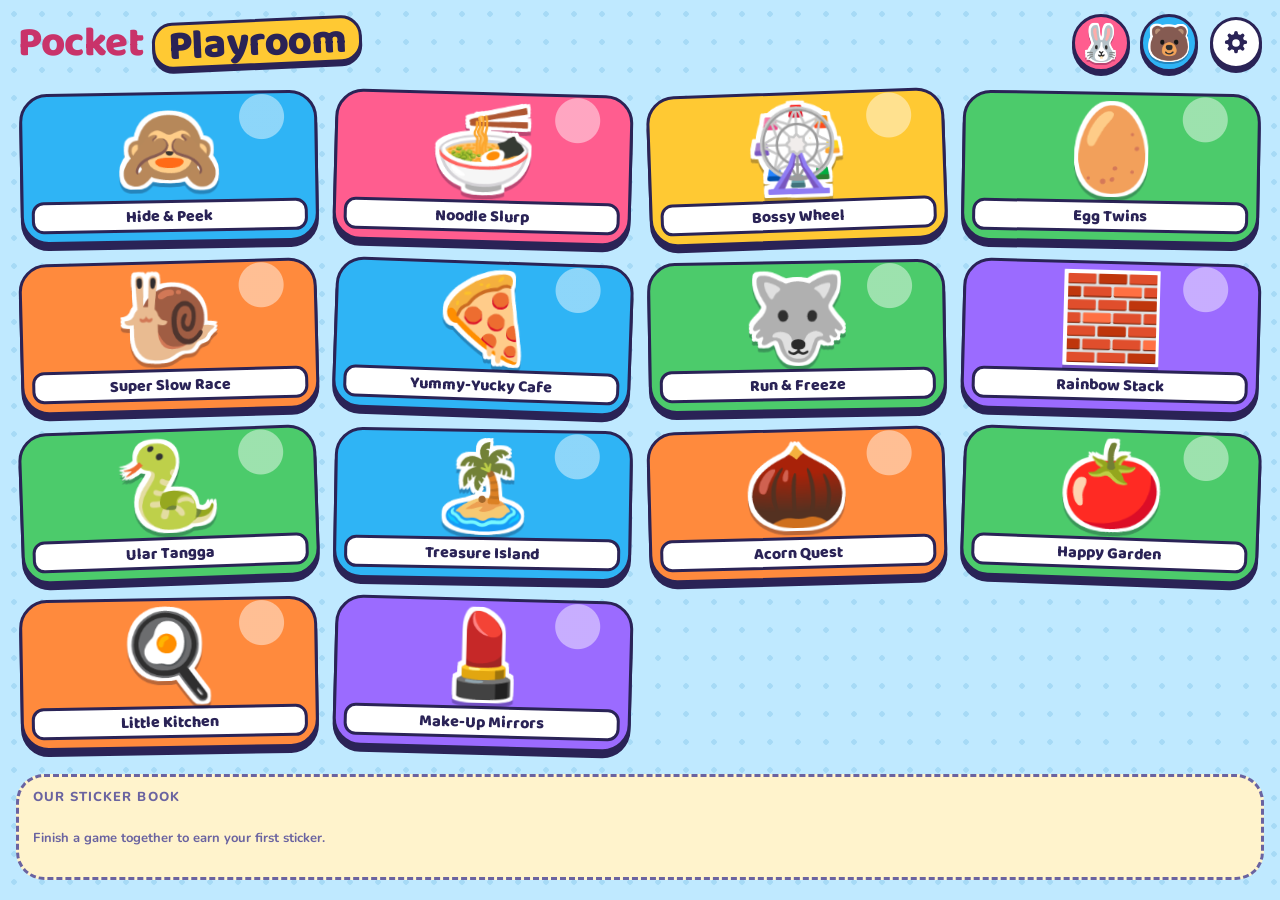
<file: index.html>
<!doctype html>
<html lang="en">
<head>
<meta charset="utf-8">
<meta name="viewport" content="width=device-width, initial-scale=1, viewport-fit=cover">
<meta name="claude:viewport-fit-sides" content="cover">
<meta name="theme-color" content="#BFE9FF">
<meta name="mobile-web-app-capable" content="yes">
<meta name="apple-mobile-web-app-capable" content="yes">
<title>Pocket Playroom</title>
<link rel="stylesheet" href="https://fonts.googleapis.com/css2?family=Baloo+2:wght@700;800&family=Nunito:wght@700;800&display=swap">
<link rel="stylesheet" href="css/shell.css">
<!-- games: styles -->
<link rel="stylesheet" href="css/games/hide.css">
<link rel="stylesheet" href="css/games/slurp.css">
<link rel="stylesheet" href="css/games/wheel.css">
<link rel="stylesheet" href="css/games/twins.css">
<link rel="stylesheet" href="css/games/race.css">
<link rel="stylesheet" href="css/games/cafe.css">
<link rel="stylesheet" href="css/games/tiptoe.css">
<link rel="stylesheet" href="css/games/stack.css">
<link rel="stylesheet" href="css/games/ular.css">
<link rel="stylesheet" href="css/games/island.css">
<link rel="stylesheet" href="css/games/quest.css">
<link rel="stylesheet" href="css/games/garden.css">
<link rel="stylesheet" href="css/games/kitchen.css">
<link rel="stylesheet" href="css/games/makeup.css">
</head>
<body>
<div id="app"></div>
<script src="js/core.js"></script>
<!-- games: the order here is the order on the shelf -->
<script src="js/games/hide.js"></script>
<script src="js/games/slurp.js"></script>
<script src="js/games/wheel.js"></script>
<script src="js/games/twins.js"></script>
<script src="js/games/race.js"></script>
<script src="js/games/cafe.js"></script>
<script src="js/games/tiptoe.js"></script>
<script src="js/games/stack.js"></script>
<script src="js/games/ular.js"></script>
<script src="js/games/island.js"></script>
<script src="js/games/quest.js"></script>
<script src="js/games/garden.js"></script>
<script src="js/games/kitchen.js"></script>
<script src="js/games/makeup.js"></script>
<script>MG.start();</script>
</body>
</html>
</file>
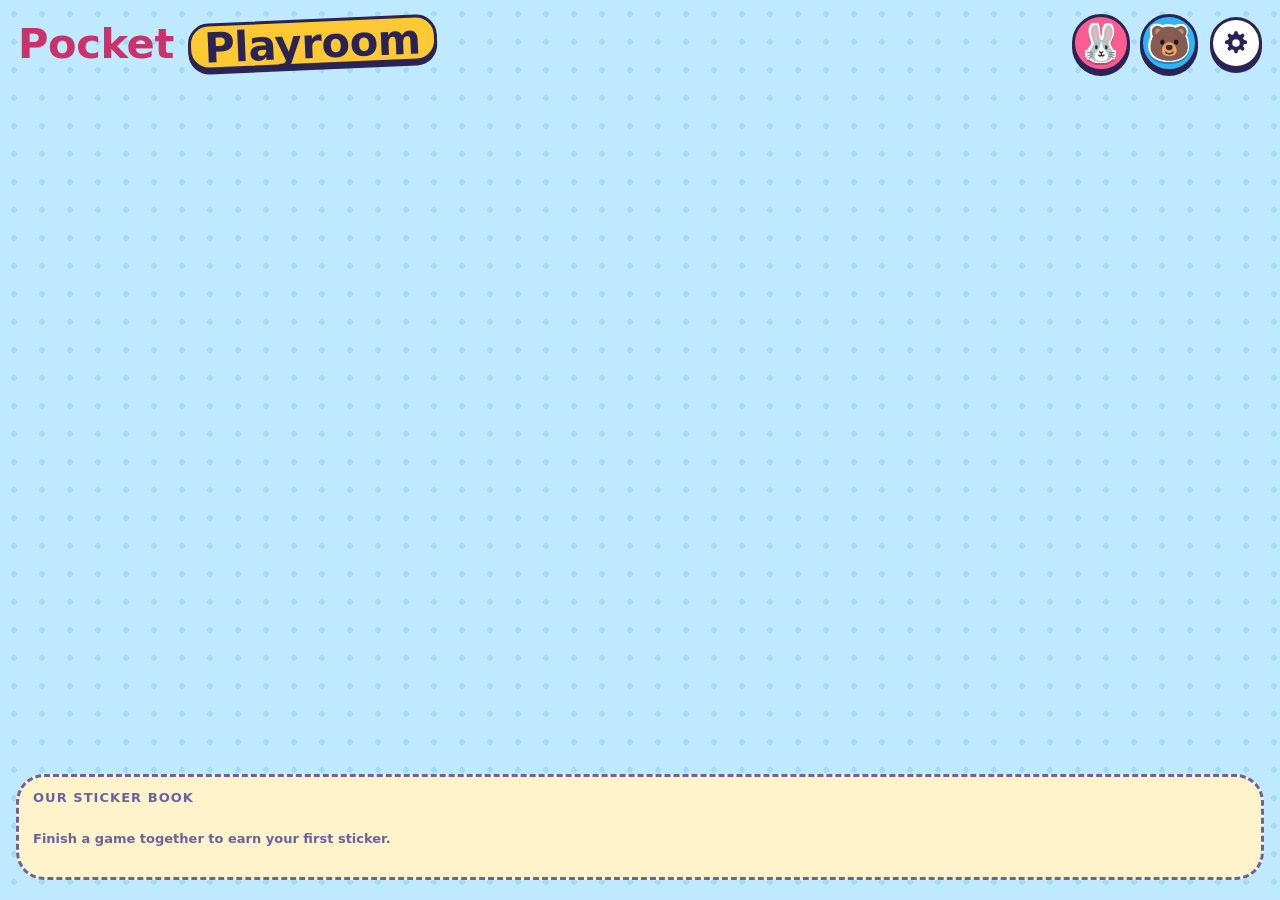
<file: tests/play.html>
<!doctype html>
<html lang="en">
<head>
<meta charset="utf-8">
<meta name="viewport" content="width=device-width, initial-scale=1, viewport-fit=cover">
<title>Pocket Playroom — one game</title>
<!-- Dev/test page: loads the shell plus ONE game, so a game can be worked on
     and tested without the others.  tests/play.html?g=<id>#<id>
     (?g=_template loads the template game.) -->
<link rel="stylesheet" href="../css/shell.css">
<script>
  var MG_DEV_GAME = (new URLSearchParams(location.search).get('g') || '').replace(/[^a-z0-9_-]/g, '');
  if (MG_DEV_GAME && MG_DEV_GAME !== '_template') document.write('<link rel="stylesheet" href="../css/games/' + MG_DEV_GAME + '.css">');
</script>
</head>
<body>
<div id="app"></div>
<script src="../js/core.js"></script>
<script>
  if (MG_DEV_GAME) document.write('<script src="../js/games/' + MG_DEV_GAME + '.js"><\/script>');
</script>
<script>MG.start();</script>
</body>
</html>
</file>
<file: css/shell.css>
/* Pocket Playroom — shell styles.
   Layout: a one-screen app. Home is a sheet of tilted game stickers; in a game,
   a thin HUD strip sits above one big rounded "playmat" that the game owns.
   Look: sticker book — bright die-cut shapes, thick plum outlines, hard
   offset shadows that squash when pressed. */

:root {
  /* ground + ink */
  --bg: #BFE9FF;
  --bg-dot: #A6DAF6;
  --surface: #FFFFFF;
  --surface-2: #FFF3CC;
  --mat: #FFFBEF;
  --ink: #2A2356;
  --ink-soft: #6A63A0;
  --line: #2A2356;
  --scrim: rgba(42, 35, 86, 0.55);
  --edge: #FFFFFF;

  /* sticker colours: main / dark (shadow, text on soft) / soft (tint) */
  --berry: #FF5D8F;      --berry-dark: #C9336A;      --berry-soft: #FFD6E3;
  --tangerine: #FF8A3D;  --tangerine-dark: #C4560F;  --tangerine-soft: #FFE0C7;
  --sun: #FFC933;        --sun-dark: #C08A00;        --sun-soft: #FFF0BF;
  --leaf: #4CCB6B;       --leaf-dark: #278F44;       --leaf-soft: #D2F5DB;
  --sea: #2FB4F5;        --sea-dark: #127DBA;        --sea-soft: #CDEDFF;
  --grape: #9B6BFF;      --grape-dark: #683CCF;      --grape-soft: #E4D8FF;

  /* players (JS overwrites these on the root element with the chosen colours) */
  --p0: var(--berry); --p0-dark: var(--berry-dark); --p0-soft: var(--berry-soft);
  --p1: var(--sea);   --p1-dark: var(--sea-dark);   --p1-soft: var(--sea-soft);

  /* type */
  --font-display: "Baloo 2", ui-rounded, "Arial Rounded MT Bold", "Hiragino Maru Gothic ProN", "Segoe UI", system-ui, sans-serif;
  --font-body: "Nunito", ui-rounded, "Segoe UI", system-ui, sans-serif;
  --fs-s: 0.8125rem;
  --fs-m: 1rem;
  --fs-l: 1.375rem;
  --fs-xl: 2rem;

  /* shape */
  --r-lg: 28px;
  --r-md: 18px;
  --r-sm: 12px;
  --stroke: 3px;
  --lift: 6px;
  --hud-h: 60px;
}

@media (prefers-color-scheme: dark) {
  :root:not([data-theme="light"]) {
    color-scheme: dark;
    --bg: #1D1A4A; --bg-dot: #2A2668;
    --surface: #36327E; --surface-2: #2C2869; --mat: #2A2668;
    --ink: #F5F1FF; --ink-soft: #BDB6EA; --line: #0C0A26;
    --scrim: rgba(6, 5, 24, 0.7); --edge: #F5F1FF;
    --berry-soft: #5C2747; --tangerine-soft: #5E3721; --sun-soft: #5A4A1B;
    --leaf-soft: #1F4D38; --sea-soft: #1B4670; --grape-soft: #40308A;
  }
}
:root[data-theme="dark"] {
  color-scheme: dark;
  --bg: #1D1A4A; --bg-dot: #2A2668;
  --surface: #36327E; --surface-2: #2C2869; --mat: #2A2668;
  --ink: #F5F1FF; --ink-soft: #BDB6EA; --line: #0C0A26;
  --scrim: rgba(6, 5, 24, 0.7); --edge: #F5F1FF;
  --berry-soft: #5C2747; --tangerine-soft: #5E3721; --sun-soft: #5A4A1B;
  --leaf-soft: #1F4D38; --sea-soft: #1B4670; --grape-soft: #40308A;
}

/* ---------------------------------------------------------------- page */

*, *::before, *::after { box-sizing: border-box; }

html, body { height: 100%; }

html {
  -webkit-text-size-adjust: 100%;
  text-size-adjust: 100%;
  /* keep clear of the phone's status bar and home indicator */
  padding-top: env(safe-area-inset-top, 0px);
  padding-bottom: env(safe-area-inset-bottom, 0px);
}

body {
  margin: 0;
  background:
    radial-gradient(circle at 14px 14px, var(--bg-dot) 2.5px, transparent 3px) 0 0 / 28px 28px,
    var(--bg);
  color: var(--ink);
  font-family: var(--font-body);
  font-size: var(--fs-m);
  font-weight: 700;
  line-height: 1.35;
  overflow: hidden;
  overscroll-behavior: none;
  touch-action: manipulation;
  -webkit-user-select: none;
  user-select: none;
  -webkit-touch-callout: none;
  -webkit-tap-highlight-color: transparent;
  padding-block: 10px;
  padding-left: max(16px, env(safe-area-inset-left, 0px));
  padding-right: max(16px, env(safe-area-inset-right, 0px));
}

#app { height: 100%; min-height: 0; position: relative; }

[hidden] { display: none !important; }

button { font: inherit; color: inherit; }

:focus-visible { outline: 4px solid var(--grape); outline-offset: 3px; }

/* ------------------------------------------------------------ stickers */

.mg-sticker {
  display: inline-block;
  line-height: 1;
  font-family: "Apple Color Emoji", "Segoe UI Emoji", "Noto Color Emoji", sans-serif;
  filter:
    drop-shadow(0.045em 0 0 var(--edge)) drop-shadow(-0.045em 0 0 var(--edge))
    drop-shadow(0 0.045em 0 var(--edge)) drop-shadow(0 -0.045em 0 var(--edge))
    drop-shadow(0 0.06em 0 rgba(12, 10, 38, 0.28));
}

.mg-icon { display: inline-flex; width: 1.5em; height: 1.5em; flex: none; }
.mg-icon svg { width: 100%; height: 100%; fill: currentColor; }

.mg-eyebrow {
  font-family: var(--font-body);
  font-size: var(--fs-s);
  font-weight: 800;
  letter-spacing: 0.08em;
  text-transform: uppercase;
  color: var(--ink-soft);
}

/* ------------------------------------------------------------- buttons */

.mg-btn {
  --btn: var(--surface);
  --btn-dark: var(--line);
  appearance: none;
  display: inline-flex;
  align-items: center;
  justify-content: center;
  gap: 0.5em;
  min-height: 52px;
  padding: 0.5em 1.1em;
  border: var(--stroke) solid var(--line);
  border-radius: var(--r-md);
  background: var(--btn);
  color: #2A2356;
  font-family: var(--font-display);
  font-weight: 800;
  font-size: var(--fs-m);
  line-height: 1.1;
  box-shadow: 0 var(--lift) 0 var(--line);
  transform: translateY(0);
  transition: transform 0.06s ease-out, box-shadow 0.06s ease-out;
  cursor: pointer;
  touch-action: manipulation;
}
.mg-btn:active { transform: translateY(var(--lift)); box-shadow: 0 0 0 var(--line); }
.mg-btn--icon { width: 52px; min-width: 52px; padding: 0; border-radius: 50%; color: var(--ink); --lift: 4px; }
.mg-btn--icon .mg-icon { width: 26px; height: 26px; }
.mg-btn--small { min-height: 44px; font-size: var(--fs-s); --lift: 4px; }
.mg-btn--mid { min-height: 60px; flex: 1 1 0; min-width: 0; }
.mg-btn--big { min-height: 84px; font-size: var(--fs-l); width: 100%; border-radius: var(--r-lg); }
.mg-btn--big .mg-icon { width: 38px; height: 38px; }
.mg-btn__emoji { font-size: 1.4em; line-height: 1; }

/* ---------------------------------------------------------------- home */

.mg-home {
  height: 100%;
  display: flex;
  flex-direction: column;
  gap: 14px;
  overflow-y: auto;
  overscroll-behavior: contain;
  -webkit-overflow-scrolling: touch;
  padding-bottom: 10px;
}

.mg-home__head {
  display: grid;
  grid-template-columns: minmax(0, 1fr) auto;
  grid-template-areas: "mark gear" "who who";
  align-items: center;
  gap: 10px 12px;
  padding: 4px 2px 0;
}
.mg-wordmark { grid-area: mark; }
.mg-home__players { grid-area: who; }
.mg-home__gear { grid-area: gear; }
@media (min-width: 372px) {
  .mg-home__head { grid-template-columns: minmax(0, 1fr) auto auto; grid-template-areas: "mark who gear"; }
}
@media (min-width: 372px) and (max-width: 619px) {
  /* phone: stack the two words so the players and the cog share the row */
  .mg-wordmark__a, .mg-wordmark__b { display: table; }
  .mg-wordmark__b { margin-top: 2px; }
}

.mg-wordmark {
  margin: 0;
  font-family: var(--font-display);
  font-weight: 800;
  font-size: clamp(1.7rem, 6.2vw, 2.6rem);
  line-height: 0.95;
  letter-spacing: -0.01em;
  text-wrap: balance;
  color: var(--ink);
}
.mg-wordmark__a { color: var(--berry-dark); }
.mg-wordmark__b {
  display: inline-block;
  padding: 0.04em 0.32em 0;
  background: var(--sun);
  color: #2A2356;
  border: var(--stroke) solid var(--line);
  border-radius: 0.5em;
  box-shadow: 0 4px 0 var(--line);
  transform: rotate(-2.5deg);
}

.mg-home__players { display: flex; gap: 10px; }

.mg-who {
  appearance: none;
  display: grid;
  place-items: center;
  width: 58px;
  height: 58px;
  padding: 0;
  border: var(--stroke) solid var(--line);
  border-radius: 50%;
  background: var(--c);
  box-shadow: 0 4px 0 var(--line);
  font-size: 34px;
  cursor: pointer;
  transition: transform 0.06s ease-out, box-shadow 0.06s ease-out;
}
.mg-who:active { transform: translateY(4px); box-shadow: 0 0 0 var(--line); }

.mg-shelf {
  flex: 1 1 auto;
  display: grid;
  grid-template-columns: repeat(2, minmax(0, 1fr));
  grid-auto-rows: minmax(112px, 1fr);
  gap: 14px 12px;
  padding: 6px 4px 12px;
  max-height: 900px;
}
@media (min-width: 560px) {
  .mg-shelf { grid-template-columns: repeat(4, minmax(0, 1fr)); gap: 18px 16px; }
}

.mg-tile {
  appearance: none;
  position: relative;
  display: flex;
  flex-direction: column;
  align-items: stretch;
  justify-content: flex-end;
  min-width: 0;
  padding: 8px;
  border: var(--stroke) solid var(--line);
  border-radius: var(--r-lg);
  background:
    radial-gradient(circle at 82% 16%, rgba(255, 255, 255, 0.45) 0 22px, transparent 23px),
    var(--c);
  box-shadow: 0 var(--lift) 0 var(--line);
  transform: rotate(var(--tilt, 0deg));
  transition: transform 0.08s ease-out, box-shadow 0.08s ease-out;
  cursor: pointer;
}
.mg-tile:active { transform: rotate(var(--tilt, 0deg)) translateY(var(--lift)); box-shadow: 0 0 0 var(--line); }
.mg-tile__art {
  flex: 1;
  display: grid;
  place-items: center;
  font-size: clamp(40px, min(13vw, 9vh), 96px);
  padding-bottom: 4px;
  min-height: 0;
}
.mg-tile__name {
  display: block;
  padding: 5px 8px 3px;
  border: var(--stroke) solid var(--line);
  border-radius: var(--r-sm);
  background: var(--surface);
  color: var(--ink);
  font-family: var(--font-display);
  font-weight: 800;
  font-size: var(--fs-m);
  line-height: 1.1;
  text-align: center;
  text-wrap: balance;
  overflow-wrap: anywhere;
}

.mg-tile.is-last .mg-tile__art { animation: mg-nod 1.6s ease-in-out infinite; }

.mg-book {
  flex: none;
  display: flex;
  flex-direction: column;
  gap: 8px;
  margin-top: auto;
  padding: 12px 14px 14px;
  border: var(--stroke) dashed var(--ink-soft);
  border-radius: var(--r-lg);
  background: var(--surface-2);
}
.mg-book .mg-eyebrow { margin: 0; }
.mg-book__page { display: flex; flex-wrap: wrap; gap: 4px 2px; min-height: 48px; align-items: center; }
.mg-book__empty { margin: 0; font-size: var(--fs-s); color: var(--ink-soft); max-width: 60ch; }
.mg-book__sticker {
  appearance: none;
  width: 48px;
  height: 48px;
  padding: 0;
  border: 0;
  background: none;
  font-size: 32px;
  line-height: 1;
  transform: rotate(var(--tilt, 0deg));
  cursor: pointer;
}

/* press-and-hold buttons: a ring fills while held */
.mg-hold { position: relative; }
.mg-hold__ring { position: absolute; inset: -7px; pointer-events: none; }
.mg-hold__ring svg { width: 100%; height: 100%; transform: rotate(-90deg); overflow: visible; }
.mg-hold__ring circle {
  fill: none;
  stroke: var(--berry);
  stroke-width: 4;
  stroke-linecap: round;
  stroke-dasharray: 100;
  stroke-dashoffset: 100;
  opacity: 0;
  transition: stroke-dashoffset 0.12s ease-out, opacity 0.12s;
}
.mg-hold.is-holding .mg-hold__ring circle { stroke-dashoffset: 0; opacity: 1; transition: stroke-dashoffset var(--hold-ms, 650ms) linear; }
.mg-hold.is-holding { transform: translateY(var(--lift)); box-shadow: 0 0 0 var(--line); }

/* --------------------------------------------------------------- stage */

.mg-stage {
  height: 100%;
  display: flex;
  flex-direction: column;
  gap: 8px;
  min-height: 0;
  --turn: var(--line);
  --turn-soft: var(--mat);
}
.mg-stage[data-turn="0"] { --turn: var(--p0); --turn-dark: var(--p0-dark); --turn-soft: var(--p0-soft); }
.mg-stage[data-turn="1"] { --turn: var(--p1); --turn-dark: var(--p1-dark); --turn-soft: var(--p1-soft); }

.mg-hud {
  flex: none;
  height: var(--hud-h);
  display: flex;
  align-items: center;
  gap: 10px;
  min-width: 0;
}
.mg-hud__pause { width: 46px; min-width: 46px; min-height: 46px; height: 46px; }
.mg-hud__status {
  flex: 1 1 0;
  min-width: 0;
  display: flex;
  align-items: center;
  justify-content: center;
  gap: 4px;
  font-family: var(--font-display);
  font-size: var(--fs-l);
  font-weight: 800;
  line-height: 1.05;
  flex-wrap: wrap;
  align-content: center;
  text-align: center;
  overflow: hidden;
}
.mg-hud__status > * { min-width: 0; max-width: 100%; }

.mg-chip {
  flex: none;
  display: flex;
  align-items: center;
  gap: 6px;
  height: 52px;
  padding: 3px;
  border: var(--stroke) solid var(--line);
  border-radius: 999px;
  background: var(--c-soft);
  box-shadow: 0 4px 0 var(--line);
  transition: transform 0.18s cubic-bezier(.3, 1.6, .5, 1), opacity 0.18s, filter 0.18s;
}
.mg-chip[data-p="1"] { flex-direction: row-reverse; }
.mg-chip__face {
  display: grid;
  place-items: center;
  width: 40px;
  height: 40px;
  border-radius: 50%;
  background: var(--c);
  border: var(--stroke) solid var(--line);
  font-size: 24px;
  line-height: 1;
  font-family: "Apple Color Emoji", "Segoe UI Emoji", "Noto Color Emoji", sans-serif;
}
.mg-chip__score {
  display: none;
  min-width: 1.5em;
  padding: 0 8px 0 4px;
  font-family: var(--font-display);
  font-size: var(--fs-xl);
  font-weight: 800;
  font-variant-numeric: tabular-nums;
  line-height: 1;
  text-align: center;
  color: var(--ink);
}
.mg-chip[data-p="1"] .mg-chip__score { padding: 0 4px 0 8px; }
.mg-chip.has-score .mg-chip__score { display: block; }
.mg-chip.is-turn { transform: scale(1.16); z-index: 1; background: var(--c); }
.mg-chip.is-turn .mg-chip__face { background: var(--surface); animation: mg-nod 0.9s ease-in-out infinite; }
.mg-chip.is-turn .mg-chip__score { color: #2A2356; }
.mg-chip.is-waiting { opacity: 0.55; transform: scale(0.9); filter: saturate(0.7); }

@keyframes mg-nod {
  0%, 100% { transform: rotate(-8deg); }
  50% { transform: rotate(8deg); }
}

.mg-playmat {
  flex: 1 1 0;
  min-height: 0;
  position: relative;
  border: var(--stroke) solid var(--line);
  border-radius: var(--r-lg);
  background: var(--mat);
  box-shadow: 0 0 0 0 var(--turn);
  overflow: hidden;
  transition: box-shadow 0.25s ease-out, border-color 0.25s ease-out;
}
.mg-stage[data-turn] .mg-playmat { box-shadow: 0 0 0 6px var(--turn); }

.mg-game {
  position: absolute;
  inset: 0;
  overflow: hidden;
  touch-action: none;
  font-family: var(--font-display);
  color: var(--ink);
}

.mg-tap { cursor: pointer; touch-action: none; }

.mg-hint {
  position: absolute;
  z-index: 30;
  width: 0;
  height: 0;
  pointer-events: none;
}
.mg-hint__hand {
  position: absolute;
  left: 0;
  top: 0;
  font-size: clamp(40px, calc(var(--gmin, 320px) * 0.16), 84px);
  line-height: 1;
  font-family: "Apple Color Emoji", "Segoe UI Emoji", "Noto Color Emoji", sans-serif;
  transform: translate(-28%, 8%);
  filter: drop-shadow(0 4px 0 rgba(12, 10, 38, 0.3));
  animation: mg-hint-tap 1.1s ease-in-out infinite;
}
.mg-hint__ring {
  position: absolute;
  left: 0;
  top: 0;
  width: clamp(44px, calc(var(--gmin, 320px) * 0.16), 90px);
  aspect-ratio: 1;
  border: 4px solid var(--edge);
  border-radius: 50%;
  box-shadow: 0 0 0 3px var(--line);
  transform: translate(-50%, -50%) scale(0.3);
  opacity: 0;
  animation: mg-hint-ring 1.1s ease-out infinite;
}
@keyframes mg-hint-tap {
  0%, 100% { transform: translate(-28%, 40%); }
  45%, 60% { transform: translate(-28%, 4%) scale(0.92); }
}
@keyframes mg-hint-ring {
  0%, 44% { transform: translate(-50%, -50%) scale(0.3); opacity: 0; }
  50% { opacity: 0.95; }
  100% { transform: translate(-50%, -50%) scale(1.25); opacity: 0; }
}

.mg-stage.is-paused .mg-game,
.mg-stage.is-paused .mg-game * { animation-play-state: paused !important; }

/* short, wide screens (a phone on its side): HUD becomes a left rail */
@media (orientation: landscape) and (max-height: 520px) {
  .mg-stage { flex-direction: row; gap: 10px; }
  .mg-hud { height: auto; width: 62px; flex-direction: column; gap: 10px; padding-block: 2px; }
  .mg-hud__status { flex: 1 1 0; min-height: 0; flex-direction: column; white-space: normal; font-size: var(--fs-m); }
  .mg-chip, .mg-chip[data-p="1"] { flex-direction: column; height: auto; width: 52px; padding: 3px; }
  .mg-chip__score, .mg-chip[data-p="1"] .mg-chip__score { padding: 0 0 2px; font-size: var(--fs-l); }
}

/* ------------------------------------------------------------ overlays */

.mg-overlay {
  position: fixed;
  inset: 0;
  z-index: 50;
  display: grid;
  place-items: center;
  padding: max(16px, env(safe-area-inset-top, 0px)) max(16px, env(safe-area-inset-right, 0px)) max(16px, env(safe-area-inset-bottom, 0px)) max(16px, env(safe-area-inset-left, 0px));
  background: var(--scrim);
  overflow-y: auto;
  touch-action: manipulation;
  animation: mg-fade 0.16s ease-out both;
}
@keyframes mg-fade { from { opacity: 0; } to { opacity: 1; } }

.mg-card {
  width: min(100%, 420px);
  max-height: 100%;
  overflow-y: auto;
  display: flex;
  flex-direction: column;
  gap: 16px;
  padding: 20px;
  border: var(--stroke) solid var(--line);
  border-radius: var(--r-lg);
  background: var(--surface);
  color: var(--ink);
  box-shadow: 0 8px 0 var(--line);
  animation: mg-card-in 0.28s cubic-bezier(.3, 1.5, .5, 1) both;
}
@keyframes mg-card-in { from { transform: scale(0.8) translateY(20px); opacity: 0; } to { transform: none; opacity: 1; } }

.mg-pausecard__main { display: flex; flex-direction: column; gap: 14px; }
.mg-pausecard__row { display: flex; gap: 12px; }
.mg-pausecard__settings {
  display: flex;
  flex-direction: column;
  gap: 12px;
  padding: 14px;
  border: var(--stroke) dashed var(--ink-soft);
  border-radius: var(--r-md);
  background: var(--surface-2);
}
.mg-howto { margin: 0; font-size: var(--fs-m); font-weight: 700; color: var(--ink); max-width: 60ch; }

.mg-setting { display: flex; flex-direction: column; gap: 6px; align-items: flex-start; }
.mg-setting__label { font-size: var(--fs-s); font-weight: 800; color: var(--ink); }
.mg-seg { display: flex; flex-wrap: wrap; gap: 8px; width: 100%; }
.mg-seg__btn {
  appearance: none;
  /* never narrower than its own label: a long row of choices wraps instead */
  flex: 1 0 auto;
  white-space: nowrap;
  min-width: 72px;
  min-height: 46px;
  display: inline-flex;
  align-items: center;
  justify-content: center;
  gap: 6px;
  padding: 4px 10px;
  border: var(--stroke) solid var(--line);
  border-radius: var(--r-sm);
  background: var(--surface);
  color: var(--ink);
  font-family: var(--font-display);
  font-weight: 800;
  font-size: var(--fs-m);
  line-height: 1.1;
  cursor: pointer;
}
/* four or more choices: two to a line rather than a ragged wrap (browsers without :has just wrap) */
.mg-seg:has(> :nth-child(4)) .mg-seg__btn { flex-basis: calc(50% - 4px); min-width: fit-content; } /* (a label too long for half a line takes a whole one) */
.mg-seg__btn.is-on { background: var(--sun); color: #2A2356; box-shadow: inset 0 -4px 0 rgba(42, 35, 86, 0.22); }
.mg-seg__emoji { font-size: 1.2em; line-height: 1; }

/* win */
.mg-win { align-items: center; text-align: center; overflow: visible; padding-top: 44px; position: relative; }
.mg-win__badge {
  position: absolute;
  top: -34px;
  left: 50%;
  font-size: 64px;
  line-height: 1;
  transform: translateX(-50%);
  filter: drop-shadow(0 4px 0 rgba(12, 10, 38, 0.3));
  animation: mg-badge 1.1s cubic-bezier(.3, 1.6, .5, 1) both;
}
@keyframes mg-badge {
  0% { transform: translateX(-50%) translateY(-60px) scale(0.2) rotate(-40deg); opacity: 0; }
  60% { transform: translateX(-50%) translateY(0) scale(1.25) rotate(8deg); opacity: 1; }
  100% { transform: translateX(-50%) scale(1) rotate(0); opacity: 1; }
}
.mg-win__faces { display: flex; justify-content: center; align-items: flex-end; gap: 16px; padding-top: 26px; }
.mg-win__face {
  position: relative;
  display: grid;
  place-items: center;
  width: clamp(96px, 30vw, 132px);
  aspect-ratio: 1;
  max-width: 100%;
  border-radius: 50%;
  background: var(--c);
  border: var(--stroke) solid var(--line);
  box-shadow: 0 6px 0 var(--line);
  font-size: clamp(56px, 18vw, 80px);
  animation: mg-cheer 0.7s ease-in-out infinite alternate;
}
.mg-win__face.is-friend { width: clamp(72px, 22vw, 96px); font-size: clamp(42px, 13vw, 58px); }
.mg-win__face:nth-child(2) { animation-delay: 0.35s; }
.mg-win__crown {
  position: absolute;
  left: 50%;
  top: -0.62em;
  font-size: 0.62em;
  line-height: 1;
  transform: translateX(-50%) rotate(-8deg);
  filter: drop-shadow(0 3px 0 rgba(12, 10, 38, 0.3));
}
@keyframes mg-cheer { from { transform: translateY(0) rotate(-5deg); } to { transform: translateY(-12px) rotate(5deg); } }
.mg-win__prize {
  display: grid;
  place-items: center;
  width: 76px;
  height: 76px;
  border: var(--stroke) dashed var(--ink-soft);
  border-radius: var(--r-md);
  background: var(--surface-2);
  font-size: 46px;
  line-height: 1;
  animation: mg-star 0.9s 0.6s cubic-bezier(.3, 1.8, .5, 1) both;
}
@keyframes mg-star { from { transform: scale(0) rotate(-180deg); } to { transform: scale(1) rotate(-6deg); } }
.mg-win__actions { display: flex; flex-direction: column; gap: 12px; width: 100%; transition: opacity 0.25s; }
.mg-win__actions.is-arming { opacity: 0.35; pointer-events: none; }

.mg-tip { margin: 0; font-size: var(--fs-s); font-weight: 700; color: var(--ink-soft); max-width: 60ch; }
.mg-btn--night { flex: none; width: 100%; }

/* night-night: a kind end to screen time */
.mg-overlay--night { background: #14113A; }
.mg-night {
  position: relative;
  width: 100%;
  height: 100%;
  min-height: 300px;
  display: flex;
  flex-direction: column;
  align-items: center;
  justify-content: flex-end;
  gap: 24px;
  padding-bottom: 12%;
  color: #F5F1FF;
  cursor: pointer;
}
.mg-night__moon {
  position: absolute;
  top: 8%;
  right: 12%;
  font-size: clamp(64px, 20vmin, 140px);
  line-height: 1;
  animation: mg-night-rise 2.4s cubic-bezier(.2, .8, .3, 1) both;
}
.mg-night__stars span {
  position: absolute;
  left: calc(8% + var(--i) * 17%);
  top: calc(14% + (var(--i) * 37% - var(--i) * var(--i) * 8%));
  font-size: clamp(20px, 6vmin, 40px);
  animation: mg-twinkle 2.2s calc(var(--i) * 0.4s) ease-in-out infinite alternate;
}
.mg-night__bed { display: flex; gap: clamp(16px, 8vmin, 60px); }
.mg-night__sleeper {
  position: relative;
  display: grid;
  place-items: center;
  width: clamp(96px, 30vmin, 180px);
  aspect-ratio: 1;
  max-width: 100%;
  border-radius: 50%;
  background: var(--c);
  border: var(--stroke) solid #0C0A26;
  font-size: clamp(56px, 18vmin, 110px);
  filter: saturate(0.6) brightness(0.8);
  animation: mg-snooze 3.2s calc(var(--i) * 0.8s) ease-in-out infinite;
}
.mg-night__zzz {
  position: absolute;
  right: -10%;
  top: -22%;
  font-size: 0.45em;
  animation: mg-zzz 3.2s calc(var(--i) * 0.8s) ease-in-out infinite;
}
@keyframes mg-night-rise { from { transform: translateY(60vh) rotate(-30deg); opacity: 0; } to { transform: none; opacity: 1; } }
@keyframes mg-twinkle { from { opacity: 0.25; transform: scale(0.8); } to { opacity: 1; transform: scale(1.1); } }
@keyframes mg-snooze { 0%, 100% { transform: rotate(-6deg) scale(1); } 50% { transform: rotate(-9deg) scale(1.05); } }
@keyframes mg-zzz { 0% { transform: translate(-10px, 10px) scale(0.6); opacity: 0; } 40% { opacity: 1; } 100% { transform: translate(14px, -26px) scale(1.2); opacity: 0; } }

/* a phone on its side: the party card lies down too, so the buttons stay on screen */
@media (orientation: landscape) and (max-height: 520px) {
  .mg-win { width: min(100%, 620px); flex-direction: row; flex-wrap: wrap; justify-content: center; gap: 10px 18px; padding: 26px 18px 16px; }
  .mg-win__badge { top: -24px; font-size: 44px; }
  .mg-win__faces { padding-top: 16px; }
  .mg-win__face { width: clamp(64px, 24vh, 100px); font-size: clamp(38px, 14vh, 58px); }
  .mg-win__face.is-friend { width: clamp(54px, 19vh, 78px); font-size: clamp(30px, 11vh, 44px); }
  .mg-win__prize { width: 58px; height: 58px; font-size: 34px; }
  .mg-win__actions { flex: 1 1 100%; flex-direction: row; }
  .mg-win__actions .mg-btn--big { flex: 2 1 0; width: auto; min-height: 64px; }
  .mg-win__actions .mg-btn--mid { flex: 1 1 0; min-height: 64px; }
}

/* player picker */
.mg-pick { width: min(100%, 460px); }
.mg-pick__head { display: flex; align-items: center; gap: 12px; }
.mg-pick__me {
  display: grid; place-items: center;
  width: 72px; height: 72px; border-radius: 50%;
  background: var(--c); border: var(--stroke) solid var(--line); box-shadow: 0 4px 0 var(--line);
  font-size: 44px;
}
.mg-pick__grid { display: grid; grid-template-columns: repeat(auto-fill, minmax(58px, 1fr)); gap: 8px; }
.mg-pick__face {
  appearance: none;
  aspect-ratio: 1;
  max-width: 100%;
  display: grid; place-items: center;
  border: var(--stroke) solid transparent;
  border-radius: var(--r-md);
  background: var(--surface-2);
  font-size: 34px;
  cursor: pointer;
}
.mg-pick__face.is-on { border-color: var(--line); background: var(--c); box-shadow: 0 4px 0 var(--line); }
.mg-pick__face:disabled, .mg-pick__color:disabled { opacity: 0.25; cursor: default; }
.mg-pick__colors { display: grid; grid-template-columns: repeat(6, minmax(0, 1fr)); gap: 8px; }
.mg-pick__color {
  appearance: none;
  min-width: 0;
  height: 52px;
  padding: 0;
  display: grid; place-items: center;
  border: var(--stroke) solid var(--line);
  border-radius: var(--r-md);
  background: var(--c);
  color: #2A2356;
  cursor: pointer;
}
.mg-pick__color.is-on { box-shadow: 0 4px 0 var(--line); transform: translateY(-2px); }

/* ------------------------------------------------------------------ fx */

#mg-fx { position: fixed; inset: 0; z-index: 60; pointer-events: none; overflow: hidden; contain: strict; }
.mg-particle { position: absolute; border-radius: 50%; will-change: transform, opacity; }
.mg-particle--paper { border-radius: 2px; }
.mg-particle--emoji { line-height: 1; background: none; font-family: "Apple Color Emoji", "Segoe UI Emoji", "Noto Color Emoji", sans-serif; }
.mg-float {
  position: absolute;
  font-family: var(--font-display);
  font-weight: 800;
  line-height: 1;
  color: var(--ink);
  text-shadow: 0 2px 0 var(--edge), 0 -2px 0 var(--edge), 2px 0 0 var(--edge), -2px 0 0 var(--edge);
  will-change: transform, opacity;
  white-space: nowrap;
}

@media (prefers-reduced-motion: reduce) {
  .mg-chip.is-turn .mg-chip__face, .mg-win__face, .mg-tile.is-last .mg-tile__art,
  .mg-night__sleeper, .mg-night__zzz, .mg-night__stars span, .mg-hint__ring { animation: none; }
  .mg-hint__ring { opacity: 0.9; transform: translate(-50%, -50%); }
  .mg-card, .mg-overlay, .mg-win__badge, .mg-win__prize, .mg-night__moon { animation-duration: 0.01s; animation-delay: 0s; }
}
</file>
<file: css/games/hide.css>
/* Hide & Peek — styles. Every selector is scoped under .g-hide
   A little garden: sticker tiles on a lawn, a seat for each player on their
   own side, and one shared carrot shelf. Everything is sized from the play
   area (--gw/--gh/--gmin), so rotating needs no JavaScript. */

.g-hide {
  --hide-lawn: #D5F1BE;
  --hide-tuft: #BCE5A1;
  background:
    radial-gradient(circle at 17px 17px, var(--hide-tuft) 3px, transparent 3.5px) 0 0 / 34px 34px,
    var(--hide-lawn);
}
@media (prefers-color-scheme: dark) {
  :root:not([data-theme="light"]) .g-hide { --hide-lawn: #1D4739; --hide-tuft: #285A47; }
}
:root[data-theme="dark"] .g-hide { --hide-lawn: #1D4739; --hide-tuft: #285A47; }

/* ------------------------------------------------------------- layout */

.g-hide .hp {
  --pad: 12px;
  --gap: 8px;
  --seat: clamp(72px, calc(var(--gmin) * 0.24), 128px);
  --carrot: clamp(26px, calc(var(--gmin) * 0.09), 48px);
  --shelf: calc(var(--carrot) * 1.15 + 12px);
  --cols: 3;
  --rows: 2;
  /* the room left for the hiding places ... */
  --bw: calc(var(--gw) - 2 * var(--pad) - 2 * var(--gap) - 2 * var(--seat));
  --bh: calc(var(--gh) - 2 * var(--pad) - var(--gap) - var(--shelf));
  /* ... and one cell of it, kept from growing too long or too wide */
  --cw: min(calc(var(--bw) / var(--cols)), calc(var(--bh) / var(--rows) * 1.45));
  --ch: min(calc(var(--bh) / var(--rows)), calc(var(--bw) / var(--cols) * 1.3));
  --obj: calc(min(var(--cw), var(--ch)) * 0.58);
  position: absolute;
  inset: 0;
  padding: var(--pad);
  display: grid;
  gap: var(--gap);
  grid-template-columns: var(--seat) minmax(0, 1fr) var(--seat);
  grid-template-rows: minmax(0, 1fr) var(--shelf);
  grid-template-areas: "seat0 board seat1" "seat0 shelf seat1";
  place-items: center;
}
.g-hide[data-orient="portrait"] .hp {
  --cols: 2;
  --rows: 3;
  --carrot: calc(var(--seat) * 0.4);
  --bw: calc(var(--gw) - 2 * var(--pad));
  --bh: calc(var(--gh) - 2 * var(--pad) - var(--gap) - var(--seat) - var(--lift));
  grid-template-rows: minmax(0, 1fr) calc(var(--seat) + var(--lift));
  grid-template-areas: "board board board" "seat0 shelf seat1";
}
.g-hide .hp[data-n="4"] { --cols: 2; --rows: 2; }

/* ------------------------------------------------------ hiding places */

.g-hide .hp-board {
  grid-area: board;
  width: calc(var(--cw) * var(--cols));
  height: calc(var(--ch) * var(--rows));
  display: grid;
  grid-template-columns: repeat(var(--cols), minmax(0, 1fr));
  grid-template-rows: repeat(var(--rows), minmax(0, 1fr));
}

/* The whole cell is the button; the tile is drawn a little inside it. */
.g-hide .hp-spot {
  appearance: none;
  position: relative;
  display: block;
  min-width: 0;
  min-height: 0;
  margin: 0;
  padding: 4px 4px 9px;
  border: 0;
  background: none;
  color: inherit;
  font: inherit;
  -webkit-tap-highlight-color: transparent;
}
.g-hide .hp-spot:focus-visible { outline: none; }
.g-hide .hp-spot:focus-visible .hp-tile { outline: 4px solid var(--grape); outline-offset: -1px; }

.g-hide .hp-tile {
  position: relative;
  display: block;
  width: 100%;
  height: 100%;
  border: var(--stroke) solid var(--line);
  border-radius: var(--r-lg);
  background: var(--surface);
  box-shadow: 0 5px 0 var(--line);
  transition: transform 0.07s ease-out, box-shadow 0.07s ease-out, background-color 0.2s;
}
.g-hide .hp-spot:active .hp-tile { transform: translateY(4px); box-shadow: 0 1px 0 var(--line); }
.g-hide .hp-spot.is-tapped .hp-tile { animation: hide-press 0.24s ease-out; }

.g-hide .hp-lid,
.g-hide .hp-inside {
  position: absolute;
  inset: 0;
  display: grid;
  place-items: center;
  line-height: 1;
  pointer-events: none;
}
.g-hide .hp-lid { z-index: 2; font-size: var(--obj); transform-origin: 12% 12%; }
.g-hide .hp-inside { z-index: 1; padding: 14% 0 0 10%; font-size: calc(var(--obj) * 0.86); transform: scale(0); }

/* hiding: the chosen place wears the hider's colour and shows the critter */
.g-hide .hp-spot.is-picked .hp-tile {
  background: var(--turn-soft);
  box-shadow: 0 0 0 4px var(--turn), 0 5px 0 4px var(--line);
}
.g-hide .hp-critter {
  position: absolute;
  right: 5%;
  bottom: 5%;
  z-index: 3;
  font-size: calc(var(--obj) * 0.62);
  line-height: 1;
  pointer-events: none;
  transform-origin: 50% 100%;
}
.g-hide .hp-critter.is-hopping { animation: hide-hop-in 0.46s cubic-bezier(.3, 1.5, .5, 1) both, hide-bob 1.1s 0.5s ease-in-out infinite alternate; }
.g-hide .hp-critter.is-ducking { animation: hide-duck 0.22s ease-in both; }

/* "ready": every place does exactly the same wiggle */
.g-hide .hp-board.is-settling .hp-lid { animation: hide-settle 0.5s ease-in-out both; }
.g-hide .hp-board.is-dealing .hp-spot { animation: hide-deal 0.36s calc(var(--i) * 55ms) cubic-bezier(.3, 1.5, .5, 1) both; }
.g-hide .hp-board.is-leaving .hp-spot { animation: hide-leave 0.26s calc(var(--i) * 20ms) ease-in both; }

/* seeking: an opened place stays open, lid set aside, pressed flat */
.g-hide .hp-spot.is-open .hp-tile { background: var(--surface-2); transform: translateY(4px); box-shadow: 0 1px 0 var(--line); }
.g-hide .hp-spot.is-open .hp-lid { transform: scale(0.4) rotate(-14deg); animation: hide-lift 0.42s cubic-bezier(.3, 1.3, .5, 1) both; }
.g-hide .hp-spot.is-shown .hp-inside { transform: none; animation: hide-pop 0.36s cubic-bezier(.3, 1.6, .5, 1) both; }

.g-hide .hp-act { position: relative; display: inline-block; transform-origin: 50% 85%; }
.g-hide .hp-hat {
  position: absolute;
  left: 50%;
  top: -0.3em;
  font-size: 0.5em;
  line-height: 1;
  font-family: "Apple Color Emoji", "Segoe UI Emoji", "Noto Color Emoji", sans-serif;
  transform: translateX(-50%) rotate(-12deg);
}

/* each decoy's own little turn */
.g-hide .hp-act.is-acting { animation: hide-gag-hop 0.6s 0.1s ease-out both; }
.g-hide .hp-act.is-acting[data-gag="sock"] { animation-name: hide-gag-flop; animation-duration: 0.8s; }
.g-hide .hp-act.is-acting[data-gag="duck"] { animation-name: hide-gag-waddle; }
.g-hide .hp-act.is-acting[data-gag="banana"] { animation-name: hide-gag-spin; }
.g-hide .hp-act.is-acting[data-gag="balloon"] { animation-name: hide-gag-float; animation-duration: 0.8s; }
.g-hide .hp-act.is-acting[data-gag="potato"] { animation-name: hide-gag-bonk; animation-duration: 0.45s; }
.g-hide .hp-act.is-acting[data-gag="snail"] { animation-name: hide-gag-creep; animation-duration: 0.9s; }
.g-hide .hp-act.is-acting[data-gag="cow"] { animation-name: hide-gag-tilt; animation-duration: 0.7s; }
.g-hide .hp-act.is-acting[data-gag="chicken"] { animation-name: hide-gag-peck; }
.g-hide .hp-act.is-acting[data-gag="puff"] { animation-name: hide-gag-scoot; }
.g-hide .hp-act.is-acting[data-gag="owl"] { animation-name: hide-gag-blink; }
.g-hide .hp-act.is-acting[data-gag="robot"] { animation-name: hide-gag-robot; animation-timing-function: steps(1, end); }

/* hints: the real place wiggles and a note floats out */
.g-hide .hp-spot.is-teased .hp-lid { animation: hide-tease 0.62s ease-in-out both; }
.g-hide .hp-note {
  position: absolute;
  right: 8%;
  top: 6%;
  z-index: 3;
  font-size: calc(var(--obj) * 0.36);
  line-height: 1;
  pointer-events: none;
  font-family: "Apple Color Emoji", "Segoe UI Emoji", "Noto Color Emoji", sans-serif;
  animation: hide-note 0.7s ease-out both;
}

/* found! */
.g-hide .hp-spot.is-found { z-index: 4; }
.g-hide .hp-spot.is-found .hp-tile { background: var(--sun-soft); box-shadow: 0 0 0 4px var(--sun), 0 1px 0 4px var(--line); }
.g-hide .hp-spot.is-found .hp-inside { padding: 0; font-size: var(--obj); }
.g-hide .hp-found { animation: hide-leap 0.7s cubic-bezier(.3, 1.4, .5, 1) both, hide-flip 0.6s 0.75s ease-in-out both; }

.g-hide .hp-board.is-party .hp-act { animation: hide-dance 0.42s ease-in-out infinite alternate; }
.g-hide .hp-board.is-party .hp-spot:nth-child(even) .hp-act { animation-delay: -0.21s; }
.g-hide .hp-board.is-party .hp-found { animation: hide-jump 0.42s ease-in-out infinite alternate; }

.g-hide .hp-flyer {
  position: absolute;
  z-index: 8;
  font-size: calc(var(--carrot) * 1.2);
  pointer-events: none;
  transform: translate(-50%, -50%);
}

/* ------------------------------------------------------------- seats
   One round badge per player on their own side. It is that player's face
   (hands over eyes while the other hides) or, when it is theirs to press,
   a raised button in their colour: eyes = "ready", giggle = "hint". */

.g-hide .hp-seat {
  appearance: none;
  position: relative;
  display: grid;
  place-items: center;
  width: var(--seat);
  height: var(--seat);
  margin: 0;
  padding: 0;
  border: var(--stroke) solid var(--line);
  border-radius: 50%;
  background: var(--c-soft);
  color: inherit;
  font-size: calc(var(--seat) * 0.6);
  line-height: 1;
  transform: translateY(var(--lift));
  transition: transform 0.1s ease-out, box-shadow 0.1s ease-out, background-color 0.2s;
  -webkit-tap-highlight-color: transparent;
}
.g-hide .hp-seat[data-p="0"] { grid-area: seat0; }
.g-hide .hp-seat[data-p="1"] { grid-area: seat1; }
.g-hide[data-orient="portrait"] .hp-seat { align-self: start; }
.g-hide .hp-seat > * { grid-area: 1 / 1; }

.g-hide .hp-seat[data-mode="ready"],
.g-hide .hp-seat[data-mode="giggle"] {
  background: var(--c);
  box-shadow: 0 var(--lift) 0 var(--line);
  transform: none;
}
.g-hide .hp-seat[data-mode="ready"]:active,
.g-hide .hp-seat[data-mode="giggle"]:active,
.g-hide .hp-seat.is-cooling {
  box-shadow: 0 0 0 var(--line);
  transform: translateY(var(--lift));
}
.g-hide .hp-seat.is-cooling { background: var(--c-soft); }

.g-hide .hp-seat__face { transition: transform 0.25s cubic-bezier(.3, 1.4, .5, 1); }
.g-hide .hp-seat[data-mode="ready"] .hp-seat__face,
.g-hide .hp-seat[data-mode="giggle"] .hp-seat__face { transform: translate(-42%, -44%) scale(0.46); }
.g-hide .hp-seat[data-p="1"][data-mode="ready"] .hp-seat__face,
.g-hide .hp-seat[data-p="1"][data-mode="giggle"] .hp-seat__face { transform: translate(42%, -44%) scale(0.46); }
.g-hide .hp-seat[data-mode="look"] .hp-seat__face { animation: hide-look 1.3s ease-in-out infinite alternate; }
.g-hide .hp-seat[data-mode="cheer"] { animation: hide-cheer 0.36s ease-in-out infinite alternate; }
.g-hide .hp-seat[data-mode="cheer"][data-p="1"] { animation-delay: -0.18s; }

.g-hide .hp-seat__icon { transform: scale(0); transition: transform 0.2s ease-in, opacity 0.2s; }
.g-hide .hp-seat[data-mode="ready"] .hp-seat__icon,
.g-hide .hp-seat[data-mode="giggle"] .hp-seat__icon { transform: none; transition: none; animation: hide-pop 0.36s cubic-bezier(.3, 1.6, .5, 1) both, hide-pulse 0.7s 0.4s ease-in-out infinite alternate; }
.g-hide .hp-seat.is-cooling .hp-seat__icon { opacity: 0.4; animation: none; transform: scale(0.86); }

.g-hide .hp-seat__pal {
  font-size: 0.5em;
  transform: scale(0);
  transition: transform 0.2s ease-in;
}
.g-hide .hp-seat[data-mode="holding"] .hp-seat__pal { transform: translate(72%, -62%); animation: hide-pal 0.9s ease-in-out infinite alternate; }
.g-hide .hp-seat[data-p="1"][data-mode="holding"] .hp-seat__pal { transform: translate(-72%, -62%); animation-name: hide-pal-r; }

/* hands over eyes (the seat, and the big "cover your eyes" card) */
.g-hide .hp-hands { position: absolute; inset: 0; pointer-events: none; font-family: "Apple Color Emoji", "Segoe UI Emoji", "Noto Color Emoji", sans-serif; }
.g-hide .hp-hands span {
  position: absolute;
  left: 50%;
  top: 50%;
  font-size: 0.52em;
  line-height: 1;
  opacity: 0;
  transition: transform 0.3s cubic-bezier(.3, 1.4, .5, 1), opacity 0.2s;
}
.g-hide .hp-hands span:first-child { transform: translate(-50%, -50%) translate(-170%, -60%) rotate(-50deg); }
.g-hide .hp-hands span:last-child { transform: translate(-50%, -50%) translate(170%, -60%) rotate(50deg) scaleX(-1); }
.g-hide .hp-seat[data-mode="cover"] .hp-hands span,
.g-hide .hp-hush .hp-hands span { opacity: 1; }
.g-hide .hp-seat[data-mode="cover"] .hp-hands span:first-child,
.g-hide .hp-hush .hp-hands span:first-child { transform: translate(-50%, -50%) translate(-42%, -16%) rotate(18deg); }
.g-hide .hp-seat[data-mode="cover"] .hp-hands span:last-child,
.g-hide .hp-hush .hp-hands span:last-child { transform: translate(-50%, -50%) translate(42%, -16%) rotate(-18deg) scaleX(-1); }

.g-hide .hp-hush {
  grid-area: board;
  position: relative;
  z-index: 6;
  display: grid;
  place-items: center;
  width: calc(var(--gmin) * 0.5);
  height: calc(var(--gmin) * 0.5);
  border: var(--stroke) solid var(--line);
  border-radius: 50%;
  background: var(--c);
  box-shadow: 0 8px 0 var(--line);
  font-size: calc(var(--gmin) * 0.3);
  line-height: 1;
  pointer-events: none;
  animation: hide-hush-in 0.3s cubic-bezier(.3, 1.5, .5, 1) both;
}
.g-hide .hp-hush.is-leaving { animation: hide-hush-out 0.24s ease-in both; }
.g-hide .hp-hush .hp-hands span:first-child { animation: hide-hand-l 0.28s 0.3s cubic-bezier(.3, 1.4, .5, 1) backwards; }
.g-hide .hp-hush .hp-hands span:last-child { animation: hide-hand-r 0.28s 0.41s cubic-bezier(.3, 1.4, .5, 1) backwards; }
.g-hide .hp-hush__monkey {
  position: absolute;
  right: -6%;
  bottom: -8%;
  font-size: 0.42em;
  line-height: 1;
  font-family: "Apple Color Emoji", "Segoe UI Emoji", "Noto Color Emoji", sans-serif;
  animation: hide-pop 0.36s 0.55s cubic-bezier(.3, 1.6, .5, 1) both;
}

/* -------------------------------------------------------- carrot shelf */

.g-hide .hp-shelf {
  grid-area: shelf;
  display: grid;
  grid-auto-flow: column;
  place-items: center;
  gap: 2px;
  padding: 0 10px;
  height: var(--shelf);
  border: var(--stroke) dashed var(--ink-soft);
  border-radius: 999px;
  background: var(--surface-2);
  font-size: var(--carrot);
  line-height: 1;
}
.g-hide[data-orient="portrait"] .hp-shelf { margin-top: var(--lift); }
.g-hide[data-orient="portrait"] .hp-shelf[data-n="4"] {
  --carrot: calc(var(--seat) * 0.34);
  grid-auto-flow: row;
  grid-template-columns: repeat(2, auto);
  height: auto;
  padding: 3px 8px;
  border-radius: var(--r-md);
  font-size: var(--carrot);
}
.g-hide .hp-carrot { display: grid; place-items: center; width: 1.15em; height: 1.15em; }
.g-hide .hp-carrot .mg-sticker { opacity: 0.25; filter: grayscale(1); transform: scale(0.8); }
.g-hide .hp-carrot.is-in .mg-sticker { opacity: 1; filter: none; transform: none; animation: hide-pop 0.4s cubic-bezier(.3, 1.8, .5, 1) both; }

/* ---------------------------------------------------------- keyframes */

@keyframes hide-press { from { transform: translateY(5px); box-shadow: 0 0 0 var(--line); } }
@keyframes hide-pop { from { transform: scale(0); } }
@keyframes hide-deal { from { transform: scale(0.3) rotate(-8deg); opacity: 0; } }
@keyframes hide-leave { to { transform: scale(0.3) rotate(8deg); opacity: 0; } }
@keyframes hide-settle {
  0%, 100% { transform: none; }
  20% { transform: rotate(-7deg) translateY(-3%); }
  45% { transform: rotate(6deg); }
  70% { transform: rotate(-4deg) translateY(-2%); }
}
@keyframes hide-tease {
  0%, 100% { transform: none; }
  15% { transform: rotate(-9deg) translateY(-4%); }
  35% { transform: rotate(8deg); }
  55% { transform: rotate(-7deg) translateY(-3%); }
  75% { transform: rotate(5deg); }
}
@keyframes hide-note {
  0% { transform: translateY(40%) scale(0.3); opacity: 0; }
  30% { transform: translateY(0) scale(1.1) rotate(-10deg); opacity: 1; }
  80% { opacity: 1; }
  100% { transform: translateY(-50%) scale(1) rotate(12deg); opacity: 0; }
}
@keyframes hide-hop-in {
  0% { transform: translate(-40%, -130%) scale(0.5) rotate(-25deg); opacity: 0; }
  55% { transform: translate(0, 4%) scale(1.15, 0.82); opacity: 1; }
  100% { transform: none; }
}
@keyframes hide-bob { to { transform: translateY(-9%) rotate(5deg); } }
@keyframes hide-duck { to { transform: translate(-70%, -30%) scale(0); } }
@keyframes hide-lift {
  0% { transform: none; }
  32% { transform: translateY(-9%) rotate(7deg) scale(1.05); }
  100% { transform: scale(0.4) rotate(-14deg); }
}
@keyframes hide-leap {
  0% { transform: translateY(30%) scale(0); }
  45% { transform: translateY(-60%) scale(1.35) rotate(-12deg); }
  75% { transform: translateY(4%) scale(1.25, 1.05); }
  100% { transform: scale(1.2); }
}
@keyframes hide-flip { from { transform: scale(1.2) rotate(0); } to { transform: scale(1.2) rotate(360deg); } }
@keyframes hide-jump { from { transform: scale(1.2) translateY(4%); } to { transform: scale(1.2) translateY(-18%) rotate(8deg); } }
@keyframes hide-dance { from { transform: rotate(-12deg) translateY(2%); } to { transform: rotate(12deg) translateY(-10%); } }

@keyframes hide-gag-hop { 0%, 100% { transform: none; } 30% { transform: translateY(-34%) scale(0.95, 1.08); } 55% { transform: scale(1.1, 0.88); } 75% { transform: translateY(-14%); } }
@keyframes hide-gag-flop { 0% { transform: rotate(0); } 20% { transform: rotate(-24deg); } 45% { transform: rotate(16deg); } 70% { transform: rotate(-9deg) translateY(4%); } 100% { transform: none; } }
@keyframes hide-gag-waddle { 0%, 100% { transform: none; } 20% { transform: rotate(-13deg) translateX(-8%); } 40% { transform: rotate(12deg) translateX(8%); } 60% { transform: rotate(-10deg) translateX(-5%); } 80% { transform: rotate(8deg) translateX(4%); } }
@keyframes hide-gag-spin { from { transform: rotate(0) scale(1); } 50% { transform: rotate(200deg) scale(1.15); } to { transform: rotate(360deg) scale(1); } }
@keyframes hide-gag-float { 0%, 100% { transform: none; } 45% { transform: translateY(-30%) rotate(-8deg); } 70% { transform: translateY(-24%) rotate(8deg); } 85% { transform: translateY(-4%) scale(1.12); } }
@keyframes hide-gag-bonk { 0% { transform: translateY(-30%); } 40% { transform: scale(1.28, 0.7); } 70% { transform: scale(0.92, 1.1); } 100% { transform: none; } }
@keyframes hide-gag-creep { 0%, 100% { transform: none; } 40% { transform: translateX(-16%) scale(1.06, 0.95); } 80% { transform: translateX(10%) scale(0.96, 1.04); } }
@keyframes hide-gag-tilt { 0%, 100% { transform: none; } 30%, 70% { transform: rotate(-16deg) scale(1.08); } }
@keyframes hide-gag-peck { 0%, 40%, 80%, 100% { transform: none; } 20%, 60% { transform: rotate(22deg) translateY(8%); } }
@keyframes hide-gag-scoot { 0%, 100% { transform: none; opacity: 1; } 45% { transform: translateX(38%) scale(0.8); opacity: 0.45; } 60% { transform: translateX(38%) scale(0.8); opacity: 0.45; } }
@keyframes hide-gag-blink { 0%, 30%, 60%, 100% { transform: none; } 15%, 45% { transform: scale(1.06, 0.84); } 80% { transform: rotate(-12deg); } }
@keyframes hide-gag-robot { 0% { transform: rotate(-12deg); } 25% { transform: rotate(12deg) translateY(-6%); } 50% { transform: rotate(-12deg); } 75% { transform: rotate(12deg) translateY(-6%); } 100% { transform: none; } }

@keyframes hide-look { from { transform: rotate(-9deg) translateX(-4%); } to { transform: rotate(9deg) translateX(4%); } }
@keyframes hide-cheer { from { transform: translateY(var(--lift)) rotate(-7deg); } to { transform: translateY(calc(var(--lift) - 12%)) rotate(7deg); } }
@keyframes hide-pulse { to { transform: scale(1.12); } }
@keyframes hide-pal { from { transform: translate(72%, -62%) rotate(-8deg); } to { transform: translate(72%, -74%) rotate(8deg); } }
@keyframes hide-pal-r { from { transform: translate(-72%, -62%) rotate(8deg); } to { transform: translate(-72%, -74%) rotate(-8deg); } }
@keyframes hide-hush-in { from { transform: scale(0.2) rotate(-12deg); opacity: 0; } }
@keyframes hide-hush-out { to { transform: scale(0.2); opacity: 0; } }
@keyframes hide-hand-l { from { transform: translate(-50%, -50%) translate(-170%, -60%) rotate(-50deg); opacity: 0; } }
@keyframes hide-hand-r { from { transform: translate(-50%, -50%) translate(170%, -60%) rotate(50deg) scaleX(-1); opacity: 0; } }

/* ----------------------------------------------------- reduced motion
   Loops stop; one-shot reveals stay but are brief. Hints never rely on the
   wiggle alone: the note sticker simply appears over the place. */
@media (prefers-reduced-motion: reduce) {
  .g-hide .hp-critter.is-hopping,
  .g-hide .hp-seat[data-mode="look"] .hp-seat__face,
  .g-hide .hp-seat[data-mode="cheer"],
  .g-hide .hp-seat[data-mode="holding"] .hp-seat__pal,
  .g-hide .hp-board.is-party .hp-act,
  .g-hide .hp-board.is-party .hp-found,
  .g-hide .hp-board.is-settling .hp-lid,
  .g-hide .hp-spot.is-teased .hp-lid,
  .g-hide .hp-act.is-acting,
  .g-hide .hp-note { animation: none; }
  .g-hide .hp-seat[data-mode="ready"] .hp-seat__icon,
  .g-hide .hp-seat[data-mode="giggle"] .hp-seat__icon { animation: none; }
  .g-hide .hp-found { animation: hide-pop 0.2s ease-out both; transform: scale(1.2); }
  .g-hide .hp-spot.is-open .hp-lid,
  .g-hide .hp-spot.is-shown .hp-inside,
  .g-hide .hp-board.is-dealing .hp-spot,
  .g-hide .hp-board.is-leaving .hp-spot,
  .g-hide .hp-hush,
  .g-hide .hp-hush .hp-hands span,
  .g-hide .hp-hush__monkey { animation-duration: 0.01s; animation-delay: 0s; }
  .g-hide .hp-spot.is-teased .hp-tile { background: var(--sun-soft); }
}
</file>
<file: css/games/slurp.css>
/* Noodle Slurp — styles. Every selector is scoped under .g-slurp.
   --p (set by the game, -1..1) is where the meatball sits along the noodle. */

.g-slurp {
  --sl-noodle: #FFE39A;
  --sl-ball: #B5653A;
  --sl-ball-dark: #7E3F1F;
}

.g-slurp .sl-scene {
  position: absolute;
  inset: 0;
  --p: 0;
  --face: calc(var(--gmin) * 0.27);
  --inset: calc(var(--face) * 0.62);              /* face centre, from its own edge */
  --span: calc(50% - var(--inset) - var(--face) * 0.3);  /* centre -> a mouth */
  --line-y: 50%;
}

/* each half is one big button */
.g-slurp .sl-pad {
  appearance: none;
  position: absolute;
  top: 0;
  bottom: 0;
  width: calc(50% - 5px);
  padding: 0;
  border: 0;
  background: var(--c-soft);
  transition: background-color 0.3s;
}
.g-slurp .sl-pad[data-p="0"] { left: 0; border-right: 3px dashed var(--c-dark); }
.g-slurp .sl-pad[data-p="1"] { right: 0; border-left: 3px dashed var(--c-dark); }
.g-slurp .sl-scene[data-state="slurp"] .sl-pad:active { background: var(--c); }

.g-slurp .sl-face {
  position: absolute;
  top: var(--line-y);
  width: var(--face);
  height: var(--face);
  margin-top: calc(var(--face) * -0.62);
  display: grid;
  place-items: center;
  font-size: calc(var(--face) * 0.86);
  line-height: 1;
  pointer-events: none;
}
.g-slurp .sl-pad[data-p="0"] .sl-face { left: calc(var(--inset) - var(--face) / 2); }
.g-slurp .sl-pad[data-p="1"] .sl-face { right: calc(var(--inset) - var(--face) / 2); }
.g-slurp .sl-face.is-full > .mg-sticker { animation: sl-full 0.5s ease-in-out 3 alternate; }
@keyframes sl-full { from { transform: rotate(-6deg); } to { transform: rotate(6deg) scale(1.08); } }

.g-slurp .sl-tash {
  position: absolute;
  left: 50%;
  top: 56%;
  font-size: 0.5em;
  line-height: 1;
  color: var(--sl-noodle);
  opacity: 0;
  transform: translate(-50%, -50%) scale(0.2) rotate(40deg);
}
.g-slurp .sl-face.is-tashed .sl-tash {
  opacity: 1;
  transform: translate(-50%, -50%) scale(1) rotate(0deg);
  transition: transform 0.3s cubic-bezier(.3, 1.9, .5, 1), opacity 0.1s;
}

/* bowls won: two places on each side */
.g-slurp .sl-wins {
  position: absolute;
  top: 14px;
  display: flex;
  gap: 6px;
  pointer-events: none;
}
.g-slurp .sl-pad[data-p="0"] .sl-wins { left: 14px; }
.g-slurp .sl-pad[data-p="1"] .sl-wins { right: 14px; flex-direction: row-reverse; }
.g-slurp .sl-slot {
  width: calc(var(--gmin) * 0.13);
  height: calc(var(--gmin) * 0.13);
  display: grid;
  place-items: center;
  border: 3px dashed var(--c-dark);
  border-radius: 50%;
  font-size: calc(var(--gmin) * 0.085);
  line-height: 1;
}
.g-slurp .sl-slot.is-won {
  border-style: solid;
  border-color: var(--line);
  background: var(--surface);
  animation: sl-won 0.4s cubic-bezier(.3, 1.8, .5, 1) both;
}
@keyframes sl-won { from { transform: scale(0.2) rotate(-90deg); } to { transform: none; } }

/* the wordless tutorial: a tapping finger on each side until that side's first slurp */
.g-slurp .sl-hand {
  position: absolute;
  left: 50%;
  bottom: 16%;
  font-size: calc(var(--gmin) * 0.15);
  line-height: 1;
  pointer-events: none;
  filter: drop-shadow(0 4px 0 rgba(12, 10, 38, 0.3));
  transform: translateX(-50%);
  animation: sl-hand 0.5s ease-in-out infinite alternate;
}
.g-slurp .sl-hand.is-done { display: none; }
@keyframes sl-hand { from { transform: translateX(-50%) translateY(18%); } to { transform: translateX(-50%) translateY(-6%) scale(0.92); } }

/* the noodle, the meatball and the bowl it came from */
.g-slurp .sl-noodle {
  position: absolute;
  top: var(--line-y);
  left: calc(50% - var(--span));
  width: calc(var(--span) * 2);
  height: calc(var(--gmin) * 0.07);
  margin-top: calc(var(--gmin) * -0.035);
  overflow: hidden;
  pointer-events: none;
}
.g-slurp .sl-noodle svg {
  display: block;
  width: 120%;
  height: 100%;
  margin-left: -10%;
  overflow: visible;
  transform: translateX(calc(var(--p) * 8%));
}
.g-slurp .sl-noodle path { fill: none; stroke-linecap: round; vector-effect: non-scaling-stroke; }
.g-slurp .sl-noodle__edge { stroke: var(--line); stroke-width: calc(var(--gmin) * 0.045 + 6px); }
.g-slurp .sl-noodle__core { stroke: var(--sl-noodle); stroke-width: calc(var(--gmin) * 0.045); }
.g-slurp .sl-scene[data-state="slurp"] .sl-noodle { animation: sl-wobble 0.18s ease-in-out infinite alternate; }
@keyframes sl-wobble { from { transform: scaleY(0.92); } to { transform: scaleY(1.1); } }

.g-slurp .sl-ball {
  position: absolute;
  top: var(--line-y);
  left: calc(50% + var(--p) * var(--span));
  width: calc(var(--gmin) * 0.13);
  height: calc(var(--gmin) * 0.13);
  margin: calc(var(--gmin) * -0.065) 0 0 calc(var(--gmin) * -0.065);
  border: 3px solid var(--line);
  border-radius: 50%;
  background:
    radial-gradient(circle at 34% 30%, rgba(255, 255, 255, 0.55) 0 12%, transparent 13%),
    radial-gradient(circle at 66% 62%, var(--sl-ball-dark) 0 9%, transparent 10%),
    radial-gradient(circle at 36% 70%, var(--sl-ball-dark) 0 7%, transparent 8%),
    var(--sl-ball);
  box-shadow: 0 4px 0 var(--line);
  pointer-events: none;
}
.g-slurp .sl-scene[data-state="gulp"] .sl-ball { transform: scale(0); transition: transform 0.22s ease-in; }

.g-slurp .sl-bowl {
  position: absolute;
  left: 50%;
  top: calc(var(--line-y) + var(--gmin) * 0.14);
  font-size: calc(var(--gmin) * 0.2);
  line-height: 1;
  transform: translateX(-50%);
  pointer-events: none;
}

/* ready ... set ... SLURP */
.g-slurp .sl-lights {
  position: absolute;
  left: 50%;
  top: calc(var(--line-y) - var(--gmin) * 0.36);
  display: flex;
  gap: calc(var(--gmin) * 0.03);
  padding: calc(var(--gmin) * 0.025);
  border: 3px solid var(--line);
  border-radius: 999px;
  background: var(--surface);
  box-shadow: 0 4px 0 var(--line);
  transform: translateX(-50%);
  pointer-events: none;
  transition: opacity 0.3s;
}
.g-slurp .sl-scene[data-state="gulp"] .sl-lights { opacity: 0; }
.g-slurp .sl-light {
  width: calc(var(--gmin) * 0.075);
  height: calc(var(--gmin) * 0.075);
  border: 3px solid var(--line);
  border-radius: 50%;
  background: var(--surface-2);
}
.g-slurp .sl-light.is-on { background: var(--sun); animation: sl-light 0.25s cubic-bezier(.3, 1.8, .5, 1); }
.g-slurp .sl-light.is-on.is-go { background: var(--leaf); }
@keyframes sl-light { from { transform: scale(0.5); } to { transform: none; } }

@media (prefers-reduced-motion: reduce) {
  .g-slurp .sl-hand, .g-slurp .sl-scene[data-state="slurp"] .sl-noodle, .g-slurp .sl-face.is-full > .mg-sticker { animation: none; }
}
</file>
<file: css/games/wheel.css>
/* Bossy Wheel — styles. Every selector is scoped under .g-wheel. */

.g-wheel .wh-scene {
  position: absolute;
  inset: 0;
  padding: 14px;
  display: grid;
  gap: 10px;
  place-items: center;
  grid-template-columns: 1fr 1fr;
  grid-template-rows: minmax(0, 1fr) auto;
  grid-template-areas: "wheel wheel" "s0 s1";
  --size: min(calc(var(--gw) - 44px), calc(var(--gh) * 0.66));
  --seat: clamp(64px, calc(var(--gmin) * 0.2), 120px);
}
.g-wheel[data-orient="landscape"] .wh-scene {
  grid-template-columns: auto minmax(0, 1fr) auto;
  grid-template-rows: minmax(0, 1fr);
  grid-template-areas: "s0 wheel s1";
  --size: min(calc(var(--gh) - 44px), calc(var(--gw) * 0.56));
}

/* ------------------------------------------------------------- the wheel */

.g-wheel .wh-wheel {
  appearance: none;
  grid-area: wheel;
  position: relative;
  width: var(--size);
  height: var(--size);
  padding: 0;
  border: 0;
  border-radius: 50%;
  background: none;
}
.g-wheel .wh-disc {
  position: absolute;
  inset: 0;
  border: 4px solid var(--line);
  border-radius: 50%;
  box-shadow: 0 8px 0 var(--line);
  will-change: transform;
}
.g-wheel .wh-label {
  position: absolute;
  left: 50%;
  top: 50%;
  width: 0;
  height: 0;
  display: grid;
  place-items: center;
  font-size: calc(var(--size) * 0.14);
  line-height: 1;
  transform: rotate(var(--a)) translateY(calc(var(--size) * -0.33));
  transition: opacity 0.3s;
}
/* the label is a point on the wheel; its emoji is centred on that point */
.g-wheel .wh-label .mg-sticker { position: absolute; left: 0; top: 0; transform: translate(-50%, -50%); }
.g-wheel .wh-label.is-landed .mg-sticker { animation: wh-landed 0.3s ease-in-out infinite alternate; }
.g-wheel .wh-label.is-used { opacity: 0.3; }
@keyframes wh-landed { from { transform: translate(-50%, -50%) scale(1); } to { transform: translate(-50%, -50%) scale(1.4); } }

.g-wheel .wh-hub {
  position: absolute;
  left: 50%;
  top: 50%;
  width: 18%;
  height: 18%;
  border: 4px solid var(--line);
  border-radius: 50%;
  background: var(--surface);
  transform: translate(-50%, -50%);
}
.g-wheel .wh-pointer {
  position: absolute;
  left: 50%;
  top: -10px;
  width: 0;
  height: 0;
  border-left: calc(var(--size) * 0.055) solid transparent;
  border-right: calc(var(--size) * 0.055) solid transparent;
  border-top: calc(var(--size) * 0.11) solid var(--line);
  transform: translateX(-50%);
  filter: drop-shadow(0 3px 0 rgba(12, 10, 38, 0.25));
}
.g-wheel .wh-pointer::after {
  content: "";
  position: absolute;
  left: calc(var(--size) * -0.035);
  top: calc(var(--size) * -0.1);
  border-left: calc(var(--size) * 0.035) solid transparent;
  border-right: calc(var(--size) * 0.035) solid transparent;
  border-top: calc(var(--size) * 0.07) solid var(--berry);
}

/* ---------------------------------------------- the two seats: who is Boss */

.g-wheel .wh-seat {
  position: relative;
  width: var(--seat);
  height: var(--seat);
  display: grid;
  place-items: center;
  border: 3px solid var(--line);
  border-radius: 50%;
  background: var(--c-soft);
  font-size: calc(var(--seat) * 0.56);
  line-height: 1;
  opacity: 0.55;
  transition: transform 0.25s cubic-bezier(.3, 1.6, .5, 1), opacity 0.2s, background-color 0.2s;
}
.g-wheel .wh-seat[data-p="0"] { grid-area: s0; justify-self: start; }
.g-wheel .wh-seat[data-p="1"] { grid-area: s1; justify-self: end; }
.g-wheel[data-orient="landscape"] .wh-seat { justify-self: center; }
.g-wheel .wh-seat.is-boss { opacity: 1; background: var(--c); transform: scale(1.1); box-shadow: 0 5px 0 var(--line); }
.g-wheel .wh-crown {
  position: absolute;
  left: 50%;
  top: -34%;
  font-size: 0.7em;
  line-height: 1;
  opacity: 0;
  transform: translateX(-50%) translateY(-60%) rotate(-25deg);
  filter: drop-shadow(0 2px 0 rgba(12, 10, 38, 0.3));
}
.g-wheel .wh-seat.is-boss .wh-crown {
  opacity: 1;
  transform: translateX(-50%) rotate(-8deg);
  transition: transform 0.3s cubic-bezier(.3, 1.8, .5, 1), opacity 0.1s;
}
.g-wheel .wh-scene.is-party .wh-seat { opacity: 1; background: var(--c); animation: wh-dance 0.28s ease-in-out infinite alternate; }
.g-wheel .wh-scene.is-party .wh-seat[data-p="1"] { animation-delay: 0.14s; }
.g-wheel .wh-scene.is-party .wh-disc { animation: wh-party 2.4s linear infinite; }
@keyframes wh-dance { from { transform: translateY(0) rotate(-8deg); } to { transform: translateY(-14%) rotate(8deg); } }
@keyframes wh-party { to { filter: hue-rotate(360deg); } }

/* ----------------------------------------- the card: do THIS, and who does */

.g-wheel .wh-card {
  position: absolute;
  inset: 10px;
  z-index: 10;
  display: grid;
  grid-template-rows: minmax(0, 1fr) auto auto auto;
  justify-items: center;
  align-items: center;
  gap: clamp(4px, calc(var(--gmin) * 0.02), 14px);
  padding: 14px;
  border: 3px solid var(--line);
  border-radius: var(--r-lg);
  background: var(--surface);
  box-shadow: 0 6px 0 var(--line);
  animation: wh-card 0.3s cubic-bezier(.3, 1.5, .5, 1) both;
}
@keyframes wh-card { from { transform: scale(0.6); opacity: 0; } to { transform: none; opacity: 1; } }

.g-wheel .wh-act {
  font-size: min(calc(var(--gh) * 0.3), calc(var(--gw) * 0.34));
  line-height: 1;
  transform-origin: 50% 85%;
}
.g-wheel .wh-act[data-move="hop"] { animation: wh-hop 0.5s ease-in-out infinite alternate; }
.g-wheel .wh-act[data-move="shake"] { animation: wh-shake 0.14s linear infinite alternate; }
.g-wheel .wh-act[data-move="flap"] { animation: wh-flap 0.2s ease-in-out infinite alternate; }
.g-wheel .wh-act[data-move="spin"] { animation: wh-spin 1.1s linear infinite; transform-origin: 50% 50%; }
.g-wheel .wh-act[data-move="stomp"] { animation: wh-stomp 0.5s cubic-bezier(.6, 0, 1, .4) infinite alternate; }
.g-wheel .wh-act[data-move="sway"] { animation: wh-sway 0.5s ease-in-out infinite alternate; }
.g-wheel .wh-act[data-move="tiptoe"] { animation: wh-tiptoe 0.7s steps(2) infinite; }
.g-wheel .wh-act[data-move="pulse"] { animation: wh-pulse 0.6s ease-in-out infinite alternate; }
@keyframes wh-hop { from { transform: translateY(6%) scale(1.1, 0.88); } to { transform: translateY(-22%) scale(0.94, 1.08); } }
@keyframes wh-shake { from { transform: rotate(-7deg) scale(1.04); } to { transform: rotate(7deg) scale(1.04); } }
@keyframes wh-flap { from { transform: scaleX(0.82) translateY(0); } to { transform: scaleX(1.12) translateY(-8%); } }
@keyframes wh-spin { to { transform: rotate(360deg); } }
@keyframes wh-stomp { from { transform: translateY(-16%); } to { transform: translateY(4%) scale(1.12, 0.86); } }
@keyframes wh-sway { from { transform: rotate(-14deg); } to { transform: rotate(14deg); } }
@keyframes wh-tiptoe { from { transform: translateX(-10%) rotate(-4deg); } to { transform: translateX(10%) rotate(4deg); } }
@keyframes wh-pulse { from { transform: scale(0.92); } to { transform: scale(1.12); } }

.g-wheel .wh-who {
  display: flex;
  gap: 10px;
  min-height: calc(var(--seat) * 0.9);
  align-items: center;
}
.g-wheel .wh-doer {
  width: calc(var(--seat) * 0.9);
  height: calc(var(--seat) * 0.9);
  display: grid;
  place-items: center;
  border: 3px solid var(--line);
  border-radius: 50%;
  background: var(--c);
  font-size: calc(var(--seat) * 0.5);
  line-height: 1;
  box-shadow: 0 4px 0 var(--line);
  transform: scale(0);
}
.g-wheel .wh-who.is-in .wh-doer { animation: wh-doer-in 0.4s cubic-bezier(.3, 1.9, .5, 1) forwards, wh-dance 0.3s 0.4s ease-in-out infinite alternate; }
.g-wheel .wh-who.is-in .wh-doer:nth-child(2) { animation-delay: 0.12s, 0.52s; }
@keyframes wh-doer-in { from { transform: scale(0) rotate(-180deg); } to { transform: scale(1); } }

/* the one place words are welcome: a line for the grown-up to read out */
.g-wheel .wh-caption {
  margin: 0;
  max-width: 100%;
  font-family: var(--font-display);
  font-weight: 800;
  font-size: clamp(1rem, calc(var(--gmin) * 0.06), 1.75rem);
  line-height: 1.15;
  text-align: center;
  text-wrap: balance;
  color: var(--ink);
}

.g-wheel .wh-clap {
  appearance: none;
  width: clamp(84px, calc(var(--gmin) * 0.3), 150px);
  height: clamp(72px, calc(var(--gmin) * 0.2), 104px);
  padding: 0;
  display: grid;
  place-items: center;
  border: 3px solid var(--line);
  border-radius: var(--r-lg);
  background: var(--sun);
  box-shadow: 0 6px 0 var(--line);
  font-size: clamp(36px, calc(var(--gmin) * 0.13), 64px);
  line-height: 1;
  opacity: 0;
  transform: scale(0.4);
  justify-self: center;
}
.g-wheel .wh-card[data-side="0"] .wh-clap { justify-self: start; }
.g-wheel .wh-card[data-side="1"] .wh-clap { justify-self: end; }
.g-wheel .wh-clap.is-ready {
  opacity: 1;
  transform: none;
  transition: transform 0.3s cubic-bezier(.3, 1.8, .5, 1), opacity 0.1s;
  animation: wh-clap 0.5s 0.3s ease-in-out infinite alternate;
}
@keyframes wh-clap { from { transform: scale(1); } to { transform: scale(1.1); } }
.g-wheel .wh-clap.is-ready:active { transform: translateY(6px); box-shadow: 0 0 0 var(--line); animation: none; }

@media (prefers-reduced-motion: reduce) {
  .g-wheel .wh-act, .g-wheel .wh-clap.is-ready, .g-wheel .wh-scene.is-party .wh-seat,
  .g-wheel .wh-scene.is-party .wh-disc, .g-wheel .wh-label.is-landed .mg-sticker { animation: none !important; }
  .g-wheel .wh-who.is-in .wh-doer { animation: none; transform: none; }
}
</file>
<file: css/games/twins.css>
/* Egg Twins — styles. Every selector is scoped under .g-twins.
   The game sets --cols/--rows and --egg (egg width in px) on .tw-board. */

.g-twins {
  --tw-shell: #FFF7E2;
  --tw-speck: #E9B872;
  --tw-straw: #F0D08A;
}
@media (prefers-color-scheme: dark) {
  :root:not([data-theme="light"]) .g-twins { --tw-straw: #5B4A24; }
}
:root[data-theme="dark"] .g-twins { --tw-straw: #5B4A24; }

.g-twins .tw-scene {
  position: absolute;
  inset: 0;
  padding: 12px;
  display: grid;
  gap: 10px;
  grid-template-columns: minmax(0, 1fr) minmax(0, 1fr);
  grid-template-rows: minmax(0, 1fr) auto;
  grid-template-areas: "board board" "n0 n1";
}
.g-twins[data-orient="landscape"] .tw-scene {
  grid-template-columns: minmax(84px, 17%) minmax(0, 1fr) minmax(84px, 17%);
  grid-template-rows: minmax(0, 1fr);
  grid-template-areas: "n0 board n1";
}

.g-twins .tw-board {
  grid-area: board;
  min-width: 0;
  min-height: 0;
  display: grid;
  grid-template-columns: repeat(var(--cols, 4), minmax(0, 1fr));
  grid-template-rows: repeat(var(--rows, 3), minmax(0, 1fr));
  --egg: 56px;
}

/* the whole cell is the button; the egg sits in the middle of it */
.g-twins .tw-egg {
  appearance: none;
  position: relative;
  min-width: 0;
  min-height: 0;
  padding: 0;
  border: 0;
  background: none;
  display: grid;
  place-items: center;
}
.g-twins .tw-egg.is-gone { visibility: hidden; }

.g-twins .tw-shell, .g-twins .tw-baby {
  grid-area: 1 / 1;
  width: var(--egg);
  height: calc(var(--egg) * 1.24);
  transition: transform 0.22s cubic-bezier(.3, 1.5, .5, 1), opacity 0.12s;
}
.g-twins .tw-shell {
  position: relative;
  border: 3px solid var(--line);
  border-radius: 50% 50% 50% 50% / 60% 60% 40% 40%;
  background: var(--tw-shell);
  box-shadow: 0 calc(var(--egg) * 0.07) 0 var(--line);
  transform: rotate(var(--tilt));
  overflow: hidden;
}
.g-twins .tw-speck {
  position: absolute;
  inset: 0;
  background:
    radial-gradient(circle at 28% 30%, var(--tw-speck) 0 6%, transparent 7%),
    radial-gradient(circle at 66% 22%, var(--tw-speck) 0 4%, transparent 5%),
    radial-gradient(circle at 74% 58%, var(--tw-speck) 0 7%, transparent 8%),
    radial-gradient(circle at 36% 70%, var(--tw-speck) 0 5%, transparent 6%),
    radial-gradient(circle at 54% 44%, var(--tw-speck) 0 3%, transparent 4%);
}
.g-twins .tw-egg:active .tw-shell { transform: rotate(var(--tilt)) scale(0.93); }

.g-twins .tw-baby {
  position: relative;
  display: grid;
  place-items: center;
  border: 3px solid var(--line);
  border-radius: var(--r-md);
  background: var(--tint);
  font-size: calc(var(--egg) * 0.66);
  line-height: 1;
  opacity: 0;
  transform: scale(0.4);
  overflow: hidden;
}
.g-twins .tw-baby .mg-sticker { transform: translateY(-8%); }
/* the bottom half of its shell */
.g-twins .tw-cup {
  position: absolute;
  left: 8%;
  right: 8%;
  bottom: -30%;
  height: 56%;
  border: 3px solid var(--line);
  border-radius: 50%;
  background: var(--tw-shell);
}

.g-twins .tw-egg.is-open .tw-shell { opacity: 0; transform: rotate(var(--tilt)) scale(1.25); }
.g-twins .tw-egg.is-open .tw-baby { opacity: 1; transform: scale(1); }
.g-twins .tw-egg.is-twin .tw-baby { animation: tw-twin 0.3s ease-in-out infinite alternate; box-shadow: 0 0 0 4px var(--sun); }
@keyframes tw-twin { from { transform: rotate(-6deg); } to { transform: rotate(6deg) scale(1.08); } }

/* invisible help: the twin she has already seen wobbles, just a little */
.g-twins .tw-egg.is-shimmer .tw-shell { animation: tw-shimmer 0.9s ease-in-out infinite; }
@keyframes tw-shimmer {
  0%, 60%, 100% { transform: rotate(var(--tilt)); }
  70% { transform: rotate(calc(var(--tilt) - 7deg)) scale(1.04); }
  85% { transform: rotate(calc(var(--tilt) + 7deg)) scale(1.04); }
}

.g-twins .tw-flyer {
  position: absolute;
  z-index: 20;
  font-size: calc(var(--gmin) * 0.1);
  line-height: 1;
  pointer-events: none;
  transform: translate(-50%, -50%);
}

/* ------------------------------------------------------------- the nests */

.g-twins .tw-nest {
  min-width: 0;
  min-height: 0;
  display: flex;
  align-items: center;
  gap: 6px;
  padding: 6px 8px;
  border: 3px solid var(--line);
  border-radius: var(--r-md);
  background: var(--c-soft);
  transition: box-shadow 0.2s;
}
.g-twins .tw-nest[data-p="0"] { grid-area: n0; }
.g-twins .tw-nest[data-p="1"] { grid-area: n1; flex-direction: row-reverse; }
.g-twins .tw-nest.is-champ { box-shadow: 0 0 0 5px var(--sun); }
.g-twins .tw-nest__who {
  flex: none;
  width: calc(var(--gmin) * 0.11);
  height: calc(var(--gmin) * 0.11);
  min-width: 34px;
  min-height: 34px;
  display: grid;
  place-items: center;
  border: 3px solid var(--line);
  border-radius: 50%;
  background: var(--c);
  font-size: max(20px, calc(var(--gmin) * 0.066));
  line-height: 1;
}
.g-twins .tw-nest__row {
  flex: 1 1 0;
  min-width: 0;
  min-height: calc(var(--gmin) * 0.13);
  display: flex;
  flex-wrap: wrap;
  align-content: center;
  gap: 2px 6px;
  padding: 4px 6px;
  border: 3px dashed var(--c-dark);
  border-radius: var(--r-sm);
  background: var(--tw-straw);
}
.g-twins .tw-nest[data-p="1"] .tw-nest__row { flex-direction: row-reverse; }
.g-twins .tw-pair {
  display: inline-flex;
  font-size: max(15px, calc(var(--gmin) * 0.052));
  line-height: 1;
  animation: tw-arrive 0.4s cubic-bezier(.3, 1.9, .5, 1) both;
}
.g-twins .tw-pair .mg-sticker + .mg-sticker { margin-left: -0.28em; }
@keyframes tw-arrive { from { transform: scale(0.2) translateY(-40%); } to { transform: none; } }

.g-twins[data-orient="landscape"] .tw-nest,
.g-twins[data-orient="landscape"] .tw-nest[data-p="1"] { flex-direction: column; padding: 8px 6px; }
.g-twins[data-orient="landscape"] .tw-nest__row,
.g-twins[data-orient="landscape"] .tw-nest[data-p="1"] .tw-nest__row {
  width: 100%;
  flex-direction: column;
  flex-wrap: nowrap;
  align-items: center;
  align-content: normal;
  justify-content: flex-start;
  gap: 4px;
}

@media (prefers-reduced-motion: reduce) {
  .g-twins .tw-egg.is-twin .tw-baby, .g-twins .tw-egg.is-shimmer .tw-shell { animation: none; }
  /* still a quiet hint: a small tilt, never a highlight both players can see */
  .g-twins .tw-egg.is-shimmer .tw-shell { transform: rotate(calc(var(--tilt) + 7deg)) scale(1.04); }
}

/* the twins in a nest are the score she reads: keep them big enough to recognise */
.g-twins[data-orient="landscape"] .tw-pair { font-size: calc(var(--gmin) * 0.085); }
.g-twins[data-orient="portrait"] .tw-pair { font-size: max(20px, calc(var(--gmin) * 0.075)); }
.g-twins[data-orient="portrait"] .tw-nest { position: relative; padding: 6px; }
.g-twins[data-orient="portrait"] .tw-nest__who {
  position: absolute;
  z-index: 2;
  top: -12px;
  width: clamp(30px, calc(var(--gmin) * 0.1), 44px);
  height: clamp(30px, calc(var(--gmin) * 0.1), 44px);
  min-width: 0;
  min-height: 0;
  font-size: clamp(17px, calc(var(--gmin) * 0.058), 26px);
}
.g-twins[data-orient="portrait"] .tw-nest[data-p="0"] .tw-nest__who { left: -6px; }
.g-twins[data-orient="portrait"] .tw-nest[data-p="1"] .tw-nest__who { right: -6px; }
.g-twins[data-orient="portrait"] .tw-nest__row {
  min-height: calc(var(--gmin) * 0.2);
  justify-content: center;
  padding: 14px 4px 4px;
}
</file>
<file: css/games/race.css>
/* Super Slow Race — styles. Every selector is scoped under .g-race.
   Geometry comes from layoutFor() in js/games/race.js as custom properties on
   .rc-scene: --unit (one stone), --pile, --side, --band, --badge, --gap, --picnic.
   Stones and racers are zero-size anchors at a path node; their art hangs off them. */

.g-race {
  --rc-grass: #CDF2B4;
  --rc-sand: #F7E3AE;
  --rc-sand-dot: #E3C47A;
  --rc-bed: #EBD3A0;
  --rc-stone: #FFFFFF;
}
@media (prefers-color-scheme: dark) {
  :root:not([data-theme="light"]) .g-race { --rc-grass: #1F4A36; --rc-sand: #5E5030; --rc-sand-dot: #8A7647; --rc-bed: #4A3F26; --rc-stone: #4B478F; }
}
:root[data-theme="dark"] .g-race { --rc-grass: #1F4A36; --rc-sand: #5E5030; --rc-sand-dot: #8A7647; --rc-bed: #4A3F26; --rc-stone: #4B478F; }

.g-race .rc-scene {
  position: absolute;
  inset: 0;
  overflow: hidden;
  background: var(--rc-grass);
  --unit: 60px;
  --pile: 90px;
  --side: 0px;
  --band: 0px;
  --badge: 40px;
  --gap: 10px;
  --picnic: 1;
}

/* ------------------------------------------------------------ the meadow */

.g-race .rc-blooms, .g-race .rc-trail { position: absolute; inset: 0; pointer-events: none; }
.g-race .rc-bloom {
  position: absolute;
  font-size: calc(var(--unit) * 0.24);
  line-height: 1;
  opacity: 0.6;
  transform: translate(-50%, -50%);
}
.g-race .rc-trail svg { display: block; width: 100%; height: 100%; overflow: visible; }
.g-race .rc-trail path { fill: none; stroke-linecap: round; stroke-linejoin: round; vector-effect: non-scaling-stroke; }
.g-race .rc-trail__sand { stroke: var(--rc-sand); stroke-width: calc(var(--unit) * 0.66); }
.g-race .rc-trail__steps { stroke: var(--rc-sand-dot); stroke-width: 4px; stroke-dasharray: 1 12; }

.g-race .rc-node { position: absolute; z-index: 1; width: 0; height: 0; }

.g-race .rc-stone, .g-race .rc-pad, .g-race .rc-blanket {
  position: absolute;
  left: 0;
  top: 0;
  border: 3px solid var(--line);
  box-shadow: 0 calc(var(--unit) * 0.07) 0 var(--line);
  transform: translate(-50%, -50%) rotate(var(--tilt, 0deg));
  transition: transform 0.1s ease-out, box-shadow 0.1s ease-out;
}
.g-race .rc-stone {
  width: calc(var(--unit) * 0.8);
  height: calc(var(--unit) * 0.46);
  border-radius: 50%;
  background: var(--rc-stone);
}
.g-race .rc-node.is-pressed .rc-stone,
.g-race .rc-node.is-pressed .rc-pad,
.g-race .rc-node.is-pressed .rc-blanket {
  transform: translate(-50%, -44%) rotate(var(--tilt, 0deg)) scale(1.05, 0.9);
  box-shadow: 0 1px 0 var(--line);
}
.g-race .rc-node--boost .rc-stone { background: var(--sea-soft); }
.g-race .rc-node--slip .rc-stone { background: var(--sun); }
.g-race .rc-node--gift .rc-stone { background: var(--berry-soft); }
.g-race .rc-mark.is-open { animation: rc-gift 0.5s cubic-bezier(.3, 1.8, .5, 1); }
@keyframes rc-gift { 0% { transform: translate(-50%, -64%); } 50% { transform: translate(-50%, -120%) scale(1.5) rotate(-12deg); } 100% { transform: translate(-50%, -64%); } }

.g-race .rc-mark {
  position: absolute;
  left: 0;
  top: 0;
  font-size: calc(var(--unit) * 0.4);
  transform: translate(-50%, -64%);
  pointer-events: none;
}
.g-race .rc-node.is-eager .rc-mark { animation: rc-eager 0.45s ease-in-out infinite alternate; }
.g-race .rc-node.is-slipped .rc-mark { animation: rc-slip 0.9s ease-out both; }
@keyframes rc-eager { from { transform: translate(-50%, -64%) rotate(-10deg); } to { transform: translate(-50%, -84%) rotate(10deg) scale(1.15); } }
@keyframes rc-slip { 0% { transform: translate(-50%, -64%); } 40% { transform: translate(-50%, -190%) rotate(260deg); } 100% { transform: translate(-50%, -64%) rotate(720deg); } }

.g-race .rc-pad {
  width: calc(var(--unit) * 0.98);
  height: calc(var(--unit) * 0.54);
  border-radius: 28%;
  background: var(--leaf);
}
.g-race .rc-flag {
  position: absolute;
  left: 0;
  top: 0;
  font-size: calc(var(--unit) * 0.34);
  transform: translate(-150%, -150%) rotate(-10deg);
}

.g-race .rc-blanket {
  width: calc(var(--unit) * 0.92 * var(--picnic));
  height: calc(var(--unit) * 0.56);
  border-radius: 10%;
  --tilt: -3deg;
  background: repeating-conic-gradient(var(--berry) 0 25%, #FFFFFF 0 50%) 0 0 / calc(var(--unit) * 0.3) calc(var(--unit) * 0.3);
}
.g-race .rc-basket, .g-race .rc-berry { position: absolute; left: 0; top: 0; pointer-events: none; }
.g-race .rc-basket {
  font-size: calc(var(--unit) * 0.42);
  transform: translate(calc(-50% + var(--unit) * 0.32 * var(--picnic)), -92%);
}
.g-race .rc-berry {
  font-size: calc(var(--unit) * 0.26);
  transform: translate(calc(-50% - var(--unit) * 0.34 * var(--picnic)), -70%);
}
.g-race .rc-node--picnic.is-eager .rc-basket { animation: rc-basket 0.45s ease-in-out infinite alternate; }
@keyframes rc-basket {
  from { transform: translate(calc(-50% + var(--unit) * 0.32 * var(--picnic)), -92%) rotate(-8deg); }
  to { transform: translate(calc(-50% + var(--unit) * 0.32 * var(--picnic)), -110%) rotate(8deg); }
}

/* ------------------------------------------------------------- the racers */

.g-race .rc-racer {
  position: absolute;
  z-index: 5;
  width: 0;
  height: 0;
  pointer-events: none;
  --share: 0;
  --flip: 1;
}
.g-race .rc-racer[data-p="0"] { --pc: var(--p0); }
.g-race .rc-racer[data-p="1"] { --pc: var(--p1); }
.g-race .rc-racer.is-turn { z-index: 6; }

.g-race .rc-racer__hop { position: absolute; left: 0; top: 0; width: 0; height: 0; transform-origin: 0 0; will-change: transform; }
.g-race .rc-racer__seat {
  position: absolute;
  left: 0;
  top: 0;
  transform: translateX(calc(var(--share) * var(--unit) * 0.27));
  transition: transform 0.2s ease-out;
}
.g-race .rc-racer__look {
  position: absolute;
  left: calc(var(--unit) * -0.42);
  bottom: calc(var(--unit) * -0.12);
  width: calc(var(--unit) * 0.84);
  height: calc(var(--unit) * 0.94);
  transform-origin: 50% 90%;
  transition: opacity 0.25s;
}
.g-race .rc-racer.is-asleep .rc-racer__look { opacity: 0.72; }

.g-race .rc-racer__base {
  position: absolute;
  left: 8%;
  right: 8%;
  bottom: 0;
  height: 22%;
  border: 3px solid var(--line);
  border-radius: 50%;
  background: var(--pc);
}
.g-race .rc-racer.is-turn .rc-racer__base { box-shadow: 0 0 0 3px var(--edge); }

.g-race .rc-racer__flip { position: absolute; inset: 0; transform: scaleX(var(--flip)); }
.g-race .rc-racer__mount, .g-race .rc-racer__rider { position: absolute; left: 50%; line-height: 1; }
.g-race .rc-racer__mount { bottom: 6%; font-size: calc(var(--unit) * 0.56); transform: translateX(-50%); }
.g-race .rc-racer__rider { bottom: 46%; font-size: calc(var(--unit) * 0.38); transform: translateX(-34%); }
.g-race .rc-racer.is-turn .rc-racer__rider { animation: rc-ready 0.5s ease-in-out infinite alternate; }
@keyframes rc-ready { from { transform: translateX(-34%) translateY(0); } to { transform: translateX(-34%) translateY(-12%); } }

.g-race .rc-racer__zzz, .g-race .rc-racer__crown { position: absolute; line-height: 1; opacity: 0; }
.g-race .rc-racer__zzz { right: -8%; top: -6%; font-size: calc(var(--unit) * 0.26); }
.g-race .rc-racer.is-asleep .rc-racer__zzz { opacity: 1; animation: rc-zzz 2.2s ease-in-out infinite; }
@keyframes rc-zzz { 0%, 100% { transform: translateY(0) scale(0.9); } 50% { transform: translateY(-18%) scale(1.1); } }
.g-race .rc-racer__crown {
  left: 50%;
  top: -16%;
  font-size: calc(var(--unit) * 0.34);
  transform: translateX(-50%) translateY(-150%) rotate(-30deg);
}
.g-race .rc-racer.is-champ .rc-racer__crown {
  opacity: 1;
  transform: translateX(-50%) rotate(-8deg);
  transition: transform 0.35s cubic-bezier(.3, 1.8, .5, 1), opacity 0.1s;
}

/* ------------------------------------------------- leaf piles (the "dice") */

.g-race .rc-tray {
  position: absolute;
  z-index: 8;
  display: flex;
  align-items: center;
  pointer-events: none;
}
.g-race .rc-tray[data-p="0"] { --pc: var(--p0); --pc-soft: var(--p0-soft); }
.g-race .rc-tray[data-p="1"] { --pc: var(--p1); --pc-soft: var(--p1-soft); }

.g-race .rc-tray__bed {
  position: absolute;
  border: 3px solid var(--line);
  border-radius: var(--r-md);
  background: var(--pc-soft);
  opacity: 0;
  transition: opacity 0.2s;
}
.g-race .rc-tray.is-open .rc-tray__bed { opacity: 1; }

.g-race .rc-tray__who {
  position: relative;
  flex: none;
  width: var(--badge);
  height: var(--badge);
  display: grid;
  place-items: center;
  border: 3px solid var(--line);
  border-radius: 50%;
  background: var(--pc);
  font-size: calc(var(--badge) * 0.54);
  line-height: 1;
  opacity: 0.4;
  transition: opacity 0.2s, transform 0.2s cubic-bezier(.3, 1.6, .5, 1);
}
.g-race .rc-tray.is-open .rc-tray__who { opacity: 1; transform: scale(1.08); }

.g-race .rc-piles { position: relative; display: flex; gap: var(--gap); }
.g-race .rc-tray:not(.is-open) .rc-piles { visibility: hidden; }
.g-race .rc-tray.is-open .rc-piles { pointer-events: auto; }

/* portrait: one band along the bottom; each player's badge on their own side */
.g-race[data-orient="portrait"] .rc-tray {
  left: 0;
  right: 0;
  bottom: 0;
  height: var(--band);
  flex-direction: column;
  justify-content: flex-end;
  padding-bottom: 14px;
}
.g-race[data-orient="portrait"] .rc-tray__who { position: absolute; top: 0; }
.g-race[data-orient="portrait"] .rc-tray[data-p="0"] .rc-tray__who { left: 14px; }
.g-race[data-orient="portrait"] .rc-tray[data-p="1"] .rc-tray__who { right: 14px; }
.g-race[data-orient="portrait"] .rc-tray__bed { left: 6px; right: 6px; bottom: 6px; height: calc(var(--pile) + 16px); }

/* landscape: a column at each player's own edge */
.g-race[data-orient="landscape"] .rc-tray {
  top: 0;
  bottom: 0;
  width: var(--side);
  flex-direction: column;
  justify-content: center;
  gap: var(--gap);
}
.g-race[data-orient="landscape"] .rc-tray[data-p="0"] { left: 0; }
.g-race[data-orient="landscape"] .rc-tray[data-p="1"] { right: 0; }
.g-race[data-orient="landscape"] .rc-piles { flex-direction: column; }
.g-race[data-orient="landscape"] .rc-tray__bed { left: 6px; right: 6px; top: 6px; bottom: 6px; }

.g-race .rc-pile {
  appearance: none;
  position: relative;
  flex: none;
  width: var(--pile);
  height: var(--pile);
  padding: 0;
  border: 0;
  background: none;
  animation: rc-pile-in 0.35s calc(var(--i) * 70ms) cubic-bezier(.3, 1.5, .5, 1) both;
}
@keyframes rc-pile-in { from { transform: scale(0.2) translateY(30%); opacity: 0; } to { transform: none; opacity: 1; } }
.g-race .rc-pile.is-aside { opacity: 0.6; }

.g-race .rc-plate {
  position: absolute;
  inset: 9%;
  display: flex;
  flex-wrap: wrap;
  align-items: center;
  align-content: center;
  justify-content: center;
  gap: 7%;
  padding: 13%;
  border: 3px solid var(--line);
  border-radius: 50%;
  background: var(--surface);
  box-shadow: 0 4px 0 var(--line);
  opacity: 0;
  transform: scale(0.5);
}
.g-race .rc-pile.is-open .rc-plate {
  opacity: 1;
  transform: scale(1);
  transition: transform 0.25s cubic-bezier(.3, 1.6, .5, 1), opacity 0.1s;
}
.g-race .rc-pile.is-aside .rc-plate { transform: scale(0.82); }

.g-race .rc-dot {
  flex: none;
  width: 34%;
  aspect-ratio: 1;
  border: 3px solid var(--line);
  border-radius: 50%;
  background: var(--berry);
  transform: scale(0);
}
.g-race .rc-plate[data-n="1"] .rc-dot { width: 46%; }
.g-race .rc-pile.is-open .rc-dot {
  transform: scale(1);
  transition: transform 0.2s calc(0.14s + var(--k) * 0.11s) cubic-bezier(.3, 1.8, .5, 1), opacity 0.2s;
}
.g-race .rc-pile.is-open .rc-dot.is-used { transform: scale(0.7); opacity: 0.35; transition-delay: 0s; }

.g-race .rc-heap { position: absolute; inset: 0; pointer-events: none; }
.g-race .rc-leaf {
  position: absolute;
  left: 50%;
  top: 50%;
  font-size: calc(var(--pile) * 0.46);
  line-height: 1;
  transform: translate(calc(-50% + var(--x) * var(--pile)), calc(-50% + var(--y) * var(--pile))) rotate(var(--r));
  transition: transform 0.5s cubic-bezier(.2, .7, .3, 1), opacity 0.5s ease-in;
}
.g-race .rc-pile.is-open .rc-leaf {
  transform: translate(calc(-50% + (var(--x) + var(--bx)) * var(--pile)), calc(-50% + (var(--y) + var(--by)) * var(--pile))) rotate(var(--br));
  opacity: 0;
}
.g-race .rc-pile.is-rustling .rc-heap { animation: rc-rustle 0.11s linear infinite alternate; }
@keyframes rc-rustle { from { transform: rotate(-5deg) translateX(-2%); } to { transform: rotate(5deg) translateX(2%); } }

.g-race .rc-critter {
  position: absolute;
  left: 50%;
  top: 50%;
  font-size: calc(var(--pile) * 0.26);
  pointer-events: none;
  animation: rc-critter 1.4s ease-in both;
}
@keyframes rc-critter {
  0% { transform: translate(-50%, -50%) scale(0.4); opacity: 0; }
  20% { transform: translate(-50%, -80%) scale(1); opacity: 1; }
  100% { transform: translate(calc(-50% + var(--dir) * var(--pile) * 0.9), -60%) scale(1); opacity: 0; }
}

@media (prefers-reduced-motion: reduce) {
  .g-race .rc-node.is-eager .rc-mark, .g-race .rc-node--picnic.is-eager .rc-basket,
  .g-race .rc-racer.is-turn .rc-racer__rider, .g-race .rc-racer.is-asleep .rc-racer__zzz,
  .g-race .rc-pile.is-rustling .rc-heap, .g-race .rc-node.is-slipped .rc-mark { animation: none; }
  .g-race .rc-pile { animation-duration: 0.01s; }
}

/* ---------------------------------------------------- other places to race */

.g-race .rc-scene[data-track="pond"] { --rc-grass: #BDE7F6; --rc-sand: #9AD6EE; --rc-sand-dot: #6FBBDB; --rc-stone: #8FDD92; }
.g-race .rc-scene[data-track="snow"] { --rc-grass: #EFF6FF; --rc-sand: #D3E4F9; --rc-sand-dot: #AFC9EA; --rc-stone: #BFE6FF; }
.g-race .rc-scene[data-track="beach"] { --rc-grass: #FCE9B6; --rc-sand: #F2D38A; --rc-sand-dot: #D9B25E; --rc-stone: #FFFFFF; }
.g-race .rc-scene[data-track="pond"] .rc-pad { background: var(--leaf); }
.g-race .rc-scene[data-track="snow"] .rc-pad { background: var(--sea); }
.g-race .rc-scene[data-track="beach"] .rc-pad { background: var(--tangerine); }
@media (prefers-color-scheme: dark) {
  :root:not([data-theme="light"]) .g-race .rc-scene[data-track="pond"] { --rc-grass: #163E5C; --rc-sand: #1F567A; --rc-sand-dot: #3A7CA3; --rc-stone: #2F8A4E; }
  :root:not([data-theme="light"]) .g-race .rc-scene[data-track="snow"] { --rc-grass: #2B3566; --rc-sand: #3C4A85; --rc-sand-dot: #6474B5; --rc-stone: #5C7FC0; }
  :root:not([data-theme="light"]) .g-race .rc-scene[data-track="beach"] { --rc-grass: #5A4A2A; --rc-sand: #77633A; --rc-sand-dot: #A58B55; --rc-stone: #4B478F; }
}
:root[data-theme="dark"] .g-race .rc-scene[data-track="pond"] { --rc-grass: #163E5C; --rc-sand: #1F567A; --rc-sand-dot: #3A7CA3; --rc-stone: #2F8A4E; }
:root[data-theme="dark"] .g-race .rc-scene[data-track="snow"] { --rc-grass: #2B3566; --rc-sand: #3C4A85; --rc-sand-dot: #6474B5; --rc-stone: #5C7FC0; }
:root[data-theme="dark"] .g-race .rc-scene[data-track="beach"] { --rc-grass: #5A4A2A; --rc-sand: #77633A; --rc-sand-dot: #A58B55; --rc-stone: #4B478F; }
</file>
<file: css/games/cafe.css>
/* Yummy-Yucky Cafe — styles. Every selector is scoped under .g-cafe.
   Top: the two seats with the dish between them. Bottom: the tray, which
   holds whatever the acting player may tap right now. */

.g-cafe {
  --cf-table: #FFE8C2;
  --cf-plate: #FFFFFF;
}
@media (prefers-color-scheme: dark) {
  :root:not([data-theme="light"]) .g-cafe { --cf-table: #4A3B2A; }
}
:root[data-theme="dark"] .g-cafe { --cf-table: #4A3B2A; }

.g-cafe .cf-scene {
  position: absolute;
  inset: 0;
  padding: 12px;
  display: grid;
  gap: 10px;
  grid-template-rows: minmax(0, 1fr) auto;
  --seat: clamp(56px, calc(var(--gmin) * 0.2), 120px);
  --dish: clamp(110px, min(calc(var(--gw) * 0.4), calc(var(--gh) * 0.26)), 240px);
  --cell: clamp(64px, calc((var(--gw) - 24px - 24px) / 4), 120px);
}
.g-cafe[data-orient="landscape"] .cf-scene {
  grid-template-rows: minmax(0, 1fr);
  grid-template-columns: minmax(0, 46fr) minmax(0, 54fr);
  --dish: clamp(100px, min(calc(var(--gw) * 0.19), calc(var(--gh) * 0.42)), 240px);
  --seat: clamp(52px, min(calc(var(--gw) * 0.09), calc(var(--gh) * 0.22)), 120px);
  --cell: clamp(64px, min(calc((var(--gw) * 0.54 - 60px) / 4), calc((var(--gh) - 50px) / 2)), 130px);
}

/* ---------------------------------------------------------------- stage */

.g-cafe .cf-stage {
  position: relative;
  min-width: 0;
  min-height: 0;
  display: grid;
  grid-template-columns: auto minmax(0, 1fr) auto;
  grid-template-rows: minmax(0, 1fr) auto;
  grid-template-areas: "s0 dish s1" "bell bell bell";
  align-items: center;
  justify-items: center;
  gap: 6px;
  padding: 10px;
  border: 3px solid var(--line);
  border-radius: var(--r-md);
  background: var(--cf-table);
}

.g-cafe .cf-seat {
  position: relative;
  width: var(--seat);
  height: var(--seat);
  display: grid;
  place-items: center;
  border: 3px solid var(--line);
  border-radius: 50%;
  background: var(--c);
  font-size: calc(var(--seat) * 0.56);
  line-height: 1;
  transition: transform 0.3s cubic-bezier(.3, 1.6, .5, 1), filter 0.3s;
}
.g-cafe .cf-seat[data-p="0"] { grid-area: s0; }
.g-cafe .cf-seat[data-p="1"] { grid-area: s1; }
.g-cafe .cf-seat.is-eating { transform: scale(1.18); }
.g-cafe .cf-seat.is-bouncing { transform: translateY(-8%); }
.g-cafe .cf-seat.is-green { filter: hue-rotate(70deg) saturate(1.3); }
.g-cafe .cf-seat.is-wobbly .cf-face { animation: cf-wobble 0.22s ease-in-out infinite alternate; }
@keyframes cf-wobble { from { transform: rotate(-9deg); } to { transform: rotate(9deg); } }

/* the Chef's hat: three puffs on a band */
.g-cafe .cf-hat {
  position: absolute;
  left: 50%;
  top: -34%;
  width: 62%;
  height: 46%;
  border: 3px solid var(--line);
  border-radius: 46% 46% 12% 12% / 70% 70% 12% 12%;
  background: #FFFFFF;
  opacity: 0;
  transform: translateX(-50%) translateY(-40%) rotate(-12deg);
}
.g-cafe .cf-seat.is-chef .cf-hat {
  opacity: 1;
  transform: translateX(-50%) rotate(-6deg);
  transition: transform 0.3s cubic-bezier(.3, 1.8, .5, 1), opacity 0.1s;
}

.g-cafe .cf-bubble, .g-cafe .cf-topper {
  position: absolute;
  line-height: 1;
  pointer-events: none;
  opacity: 0;
}
.g-cafe .cf-bubble {
  left: 50%;
  top: -52%;
  z-index: 3;
  font-size: 0.9em;
  transform: translateX(-50%) scale(0.2);
  filter: drop-shadow(0 3px 0 rgba(12, 10, 38, 0.3));
}
.g-cafe .cf-bubble.is-on { opacity: 1; animation: cf-bubble 0.9s cubic-bezier(.3, 1.6, .5, 1) both; }
@keyframes cf-bubble {
  0% { transform: translateX(-50%) scale(0.2); }
  30% { transform: translateX(-50%) scale(1.15) rotate(-8deg); }
  100% { transform: translateX(-50%) scale(1) rotate(6deg); }
}
.g-cafe .cf-topper { left: 50%; top: -40%; font-size: 0.7em; transform: translateX(-50%) translateY(-120%) rotate(-40deg); }
.g-cafe .cf-topper.is-on { opacity: 1; transform: translateX(-50%) rotate(14deg); transition: transform 0.4s cubic-bezier(.3, 1.9, .5, 1), opacity 0.1s; }

/* --------------------------------------------------------------- the dish */

.g-cafe .cf-dish {
  appearance: none;
  grid-area: dish;
  position: relative;
  width: var(--dish);
  height: var(--dish);
  padding: 0;
  border: 0;
  background: none;
  transition: transform 0.5s cubic-bezier(.4, 1.3, .5, 1);
}
.g-cafe .cf-plate {
  position: absolute;
  inset: 4%;
  border: 3px solid var(--line);
  border-radius: 50%;
  background: var(--cf-plate);
  box-shadow: inset 0 0 0 calc(var(--dish) * 0.07) #EDE7F6, 0 5px 0 var(--line);
}
.g-cafe .cf-food {
  position: absolute;
  inset: 0;
  display: grid;
  place-items: center;
  font-size: calc(var(--dish) * 0.56);
  line-height: 1;
  transform: scale(0);
  transition: transform 0.3s cubic-bezier(.3, 1.7, .5, 1);
}
.g-cafe .cf-dish.is-plated .cf-food { transform: scale(1); }
.g-cafe .cf-dish[data-bites="1"] .cf-food { transform: scale(0.82); }
.g-cafe .cf-dish[data-bites="2"] .cf-food { transform: scale(0.58); }
.g-cafe .cf-dish[data-bites="3"] .cf-food,
.g-cafe .cf-dish.is-empty .cf-food { transform: scale(0); }

.g-cafe .cf-tops { position: absolute; inset: 0; pointer-events: none; }
.g-cafe .cf-top {
  position: absolute;
  left: 50%;
  top: 50%;
  font-size: calc(var(--dish) * 0.24);
  line-height: 1;
  transform: translate(calc(-50% + var(--x) * var(--dish)), calc(-50% + var(--y) * var(--dish))) rotate(var(--r));
  animation: cf-plop 0.3s cubic-bezier(.3, 1.9, .5, 1) backwards;
  transition: opacity 0.15s, margin-top 0.15s;
  filter: drop-shadow(0 2px 0 rgba(12, 10, 38, 0.25));
}
.g-cafe .cf-top.is-eaten { opacity: 0; }
@keyframes cf-plop {
  from { transform: translate(calc(-50% + var(--x) * var(--dish)), calc(-150% + var(--y) * var(--dish))) rotate(var(--r)) scale(1.6); opacity: 0; }
}

/* served: it slides over to whoever is eating */
.g-cafe .cf-scene[data-customer="0"] .cf-dish.is-served { transform: translateX(-22%) scale(1.06); }
.g-cafe .cf-scene[data-customer="1"] .cf-dish.is-served { transform: translateX(22%) scale(1.06); }

.g-cafe .cf-bell {
  appearance: none;
  grid-area: bell;
  width: clamp(72px, calc(var(--gmin) * 0.2), 108px);
  height: clamp(64px, calc(var(--gmin) * 0.16), 88px);
  padding: 0;
  display: grid;
  place-items: center;
  border: 3px solid var(--line);
  border-radius: var(--r-md);
  background: var(--sun);
  box-shadow: 0 5px 0 var(--line);
  font-size: clamp(32px, calc(var(--gmin) * 0.1), 52px);
  line-height: 1;
  visibility: hidden;
  transform: scale(0.4);
}
.g-cafe .cf-bell.is-ready { visibility: visible; transform: none; transition: transform 0.3s cubic-bezier(.3, 1.8, .5, 1); }
.g-cafe .cf-bell.is-ready:active { transform: translateY(5px); box-shadow: 0 0 0 var(--line); }

/* ---------------------------------------------------------------- tray */

.g-cafe .cf-tray {
  min-width: 0;
  min-height: calc(var(--cell) * 2 + 8px);
  display: grid;
  grid-template-columns: repeat(4, var(--cell));
  grid-auto-rows: var(--cell);
  /* on the narrowest phone the gaps give way before the playmat edge does */
  gap: 8px clamp(2px, calc((var(--gw) - 24px - 4 * var(--cell)) / 3), 8px);
  justify-content: center;
  align-content: center;
}
.g-cafe .cf-tray[data-kind="plates"] { grid-template-columns: repeat(3, calc(var(--cell) * 1.25)); grid-auto-rows: calc(var(--cell) * 1.25); }

.g-cafe .cf-pick, .g-cafe .cf-item {
  appearance: none;
  min-width: 0;
  padding: 0;
  display: grid;
  place-items: center;
  border: 3px solid var(--line);
  border-radius: var(--r-md);
  background: var(--surface);
  box-shadow: 0 5px 0 var(--line);
  line-height: 1;
  animation: cf-in 0.3s calc(var(--i) * 45ms) cubic-bezier(.3, 1.6, .5, 1) backwards;
}
.g-cafe .cf-item { font-size: calc(var(--cell) * 0.56); }
.g-cafe .cf-pick { font-size: calc(var(--cell) * 0.72); border-radius: 50%; }
.g-cafe .cf-pick:active, .g-cafe .cf-item:active { transform: translateY(5px); box-shadow: 0 0 0 var(--line); }
@keyframes cf-in { from { transform: scale(0.3); opacity: 0; } }

@media (prefers-reduced-motion: reduce) {
  .g-cafe .cf-seat.is-wobbly .cf-face { animation: none; }
  .g-cafe .cf-pick, .g-cafe .cf-item, .g-cafe .cf-top, .g-cafe .cf-bubble.is-on { animation-duration: 0.01s; }
}

/* eating time on a wide screen: the tray is empty, so the table takes the whole mat */
.g-cafe[data-orient="landscape"] .cf-scene[data-state="serve"],
.g-cafe[data-orient="landscape"] .cf-scene[data-state="done"] { grid-template-columns: minmax(0, 1fr); }
.g-cafe[data-orient="landscape"] .cf-scene[data-state="serve"] .cf-tray,
.g-cafe[data-orient="landscape"] .cf-scene[data-state="done"] .cf-tray { display: none; }
</file>
<file: css/games/tiptoe.css>
/* Run & Freeze — styles. Every selector is scoped under .g-tiptoe.
   The whole playmat says what the wolf is doing, in more ways than colour:
   song  = bright, his BACK is turned, notes dance            -> run
   look  = dark spotlight, his FACE and big eyes, lanes ringed -> freeze
   --pos (0..1) is how far up its lane a player has run. */

.g-tiptoe {
  --tt-go: #C9F2B6;
  --tt-stop: #3B2A6E;
  --tt-fur: #9AA5BA;
  --tt-fur-dark: #6D7890;
}
@media (prefers-color-scheme: dark) {
  :root:not([data-theme="light"]) .g-tiptoe { --tt-go: #2F6B45; --tt-stop: #120C2E; }
}
:root[data-theme="dark"] .g-tiptoe { --tt-go: #2F6B45; --tt-stop: #120C2E; }

.g-tiptoe .tt-scene {
  position: absolute;
  inset: 0;
  padding: 12px;
  display: grid;
  gap: 8px 10px;
  grid-template-columns: 1fr 1fr;
  grid-template-rows: auto minmax(0, 1fr);
  grid-template-areas: "wolf wolf" "l0 l1";
  background: var(--tt-go);
  transition: background-color 0.18s;
  --wolf: clamp(64px, calc(var(--gmin) * 0.22), 150px);
  --me: clamp(48px, calc(var(--gmin) * 0.17), 110px);
}
.g-tiptoe .tt-scene[data-phase="look"] { background: var(--tt-stop); }
.g-tiptoe .tt-scene[data-phase="party"] { background: var(--sun-soft); }

/* ----------------------------------------------------------------- wolf */

.g-tiptoe .tt-wolf {
  grid-area: wolf;
  justify-self: center;
  position: relative;
  width: var(--wolf);
  height: var(--wolf);
  margin-top: calc(var(--wolf) * 0.16); /* headroom for the eyes that pop up */
}
.g-tiptoe .tt-back, .g-tiptoe .tt-face {
  position: absolute;
  inset: 0;
  display: grid;
  place-items: center;
  transition: transform 0.16s ease-in;
}

/* his back: a round furry shape with two ears and a tail */
.g-tiptoe .tt-back {
  inset: 8% 8% 4%;
  border: 3px solid var(--line);
  border-radius: 46% 46% 42% 42%;
  background: var(--tt-fur);
  box-shadow: inset 0 calc(var(--wolf) * -0.12) 0 var(--tt-fur-dark);
}
.g-tiptoe .tt-back::before, .g-tiptoe .tt-back::after {
  content: "";
  position: absolute;
  top: -20%;
  width: 30%;
  height: 34%;
  border: 3px solid var(--line);
  border-bottom: 0;
  border-radius: 50% 50% 0 0 / 100% 100% 0 0;
  background: var(--tt-fur);
}
.g-tiptoe .tt-back::before { left: 6%; transform: rotate(-16deg); }
.g-tiptoe .tt-back::after { right: 6%; transform: rotate(16deg); }
.g-tiptoe .tt-tail {
  position: absolute;
  right: -22%;
  bottom: 6%;
  width: 34%;
  height: 22%;
  border: 3px solid var(--line);
  border-radius: 50%;
  background: var(--tt-fur-dark);
  transform-origin: 0 50%;
}
.g-tiptoe .tt-scene[data-phase="song"] .tt-back { animation: tt-sway 0.5s ease-in-out infinite alternate; }
.g-tiptoe .tt-scene[data-phase="song"] .tt-tail { animation: tt-wag 0.25s ease-in-out infinite alternate; }
/* the last two notes: he is about to turn */
.g-tiptoe .tt-scene.is-ending .tt-back { animation: tt-ready 0.12s linear infinite alternate; }
@keyframes tt-sway { from { transform: rotate(-5deg); } to { transform: rotate(5deg); } }
@keyframes tt-wag { from { transform: rotate(-20deg); } to { transform: rotate(24deg); } }
@keyframes tt-ready { from { transform: translateX(-3%) scale(1.05); } to { transform: translateX(3%) scale(1.05); } }

.g-tiptoe .tt-face { font-size: calc(var(--wolf) * 0.84); line-height: 1; transform: scaleX(0); }
.g-tiptoe .tt-eyes {
  position: absolute;
  left: 50%;
  top: -14%;
  font-size: 0.56em;
  line-height: 1;
  transform: translateX(-50%);
  animation: tt-scan 0.9s 0.2s ease-in-out infinite alternate;
}
@keyframes tt-scan { from { transform: translateX(-74%); } to { transform: translateX(-26%); } }

/* the spin: back squeezes away, face squeezes in (and the other way round) */
.g-tiptoe .tt-scene[data-phase="look"] .tt-back,
.g-tiptoe .tt-scene[data-phase="party"] .tt-back { transform: scaleX(0); animation: none; }
.g-tiptoe .tt-scene[data-phase="look"] .tt-face,
.g-tiptoe .tt-scene[data-phase="party"] .tt-face { transform: scaleX(1.12) scaleY(1.12); transition: transform 0.2s 0.14s cubic-bezier(.3, 1.9, .5, 1); }
.g-tiptoe .tt-scene[data-phase="party"] .tt-face { animation: tt-nod 0.3s 0.4s ease-in-out infinite alternate; }
.g-tiptoe .tt-scene[data-phase="party"] .tt-eyes { display: none; }
@keyframes tt-nod { from { transform: rotate(-8deg) scale(1.08); } to { transform: rotate(8deg) scale(1.08); } }

.g-tiptoe .tt-notes { position: absolute; inset: 0; pointer-events: none; opacity: 0; transition: opacity 0.12s; }
.g-tiptoe .tt-scene[data-phase="song"] .tt-notes { opacity: 1; }
.g-tiptoe .tt-notes span { position: absolute; top: 0; font-size: calc(var(--wolf) * 0.36); line-height: 1; animation: tt-note 0.7s ease-in-out infinite alternate; }
.g-tiptoe .tt-notes span:first-child { left: -42%; }
.g-tiptoe .tt-notes span:last-child { right: -46%; animation-delay: -0.35s; }
@keyframes tt-note { from { transform: translateY(20%) rotate(-12deg); } to { transform: translateY(-30%) rotate(12deg); } }

/* ---------------------------------------------------------------- lanes */

.g-tiptoe .tt-lane {
  appearance: none;
  position: relative;
  min-width: 0;
  min-height: 0;
  padding: 0;
  border: 3px solid var(--line);
  border-radius: var(--r-md);
  background: var(--c-soft);
  overflow: hidden;
}
.g-tiptoe .tt-lane[data-p="0"] { grid-area: l0; }
.g-tiptoe .tt-lane[data-p="1"] { grid-area: l1; }
.g-tiptoe .tt-scene[data-phase="look"] .tt-lane { box-shadow: inset 0 0 0 6px var(--berry); }

.g-tiptoe .tt-cake {
  position: absolute;
  left: 50%;
  top: 2%;
  font-size: calc(var(--me) * 0.62);
  line-height: 1;
  transform: translateX(-50%);
  pointer-events: none;
}
/* a running track: dashes up the middle of the lane */
.g-tiptoe .tt-track {
  position: absolute;
  left: 50%;
  top: calc(var(--me) * 0.8);
  bottom: calc(var(--me) * 0.3);
  width: 8px;
  margin-left: -4px;
  border-radius: 4px;
  background: repeating-linear-gradient(180deg, var(--c-dark) 0 14px, transparent 14px 30px);
  opacity: 0.4;
  pointer-events: none;
}

.g-tiptoe .tt-climber {
  position: absolute;
  left: 50%;
  /* from the bottom of the lane up to just under the cupcake */
  bottom: calc(2% + var(--pos) * (96% - var(--me) * 1.72));
  width: var(--me);
  height: var(--me);
  margin-left: calc(var(--me) * -0.5);
  display: grid;
  place-items: center;
  border: 3px solid var(--line);
  border-radius: 50%;
  background: var(--c);
  font-size: calc(var(--me) * 0.56);
  line-height: 1;
  pointer-events: none;
  transition: bottom 0.26s linear;
}
.g-tiptoe .tt-climber.is-hop .mg-sticker { animation: tt-hop 0.26s ease-out; }
@keyframes tt-hop { 0% { transform: none; } 50% { transform: translateY(-16%) rotate(-10deg); } 100% { transform: none; } }
.g-tiptoe .tt-lane.is-running .tt-climber { box-shadow: 0 0 0 4px var(--edge); }
.g-tiptoe .tt-climber.is-dizzy { animation: tt-dizzy var(--spin, 0.8s) linear; }
@keyframes tt-dizzy { to { transform: rotate(720deg); } }
.g-tiptoe .tt-climber.is-champ { box-shadow: 0 0 0 5px var(--sun); }
.g-tiptoe .tt-lane.is-zooming .tt-climber { transition: bottom 0.8s cubic-bezier(.4, 1.3, .6, 1); }

/* the wordless tutorial: press and keep pressing */
.g-tiptoe .tt-hand {
  position: absolute;
  left: 50%;
  top: 46%;
  font-size: calc(var(--me) * 0.8);
  line-height: 1;
  pointer-events: none;
  filter: drop-shadow(0 4px 0 rgba(12, 10, 38, 0.3));
  animation: tt-hand 1.1s ease-in-out infinite;
}
.g-tiptoe .tt-hand.is-done { display: none; }
@keyframes tt-hand {
  0%, 100% { transform: translateX(-50%) translateY(18%); }
  25%, 80% { transform: translateX(-50%) translateY(-6%) scale(0.9); }
}

@media (prefers-reduced-motion: reduce) {
  .g-tiptoe .tt-hand, .g-tiptoe .tt-notes span, .g-tiptoe .tt-eyes, .g-tiptoe .tt-climber.is-dizzy,
  .g-tiptoe .tt-climber.is-hop .mg-sticker, .g-tiptoe .tt-scene[data-phase="song"] .tt-back,
  .g-tiptoe .tt-scene[data-phase="song"] .tt-tail, .g-tiptoe .tt-scene.is-ending .tt-back,
  .g-tiptoe .tt-scene[data-phase="party"] .tt-face { animation: none; }
  /* dizzy without the spin: tipped over, faded and ringed, so a finger that does nothing never looks broken */
  .g-tiptoe .tt-climber.is-dizzy { transform: rotate(28deg); opacity: 0.6; box-shadow: 0 0 0 4px var(--surface), 0 0 0 7px var(--ink-soft); }
}

/* a phone on its side: the wolf sits BETWEEN the lanes, so the track gets the whole height
   and a step is big enough to see */
.g-tiptoe[data-orient="landscape"] .tt-scene {
  grid-template-columns: minmax(0, 1fr) auto minmax(0, 1fr);
  grid-template-rows: minmax(0, 1fr);
  grid-template-areas: "l0 wolf l1";
  align-items: stretch;
  --me: clamp(40px, calc(var(--gmin) * 0.13), 110px);
}
.g-tiptoe[data-orient="landscape"] .tt-wolf { align-self: center; margin: 0 calc(var(--wolf) * 0.56); } /* room for his notes */
</file>
<file: css/games/stack.css>
/* Rainbow Stack — styles. Every selector is scoped under .g-stack.
   The tower is built from CSS 3D boxes. --u (one block width, in px) is set
   on .sk-scene by the game; every size below is a multiple of it. Each block
   is placed with --x/--y/--z (in block widths) and --r (its quarter turn). */

.g-stack .sk-scene {
  position: absolute;
  inset: 0;
  padding: 12px;
  display: grid;
  gap: 8px;
  grid-template-columns: auto minmax(0, 1fr) auto;
  grid-template-rows: auto minmax(0, 1fr);
  grid-template-areas: "s0 match s1" "stage stage stage";
  --u: 40px;
  --seat: clamp(56px, calc(var(--gmin) * 0.16), 100px);
  --tile: clamp(64px, calc(var(--gmin) * 0.19), 120px);
}
.g-stack[data-orient="landscape"] .sk-scene {
  grid-template-columns: auto minmax(0, 1fr) auto;
  grid-template-rows: minmax(0, 1fr) auto;
  grid-template-areas: "match stage ." "s0 stage s1";
}

/* the panel is just a wrapper: its children take their own places in the scene's grid */
.g-stack .sk-panel { display: contents; }

.g-stack .sk-seat {
  align-self: center;
  justify-self: center;
  width: var(--seat);
  height: var(--seat);
  display: grid;
  place-items: center;
  border: var(--stroke, 3px) solid var(--line);
  border-radius: 50%;
  background: var(--c-soft);
  font-size: calc(var(--seat) * 0.56);
  line-height: 1;
  opacity: 0.55;
  transform: scale(0.82);
  transition: transform 0.25s cubic-bezier(.3, 1.8, .5, 1), opacity 0.2s;
}
.g-stack .sk-seat[data-p="0"] { grid-area: s0; }
.g-stack .sk-seat[data-p="1"] { grid-area: s1; }
.g-stack .sk-seat.is-turn {
  opacity: 1;
  transform: scale(1);
  background: var(--c);
  box-shadow: 0 0 0 5px var(--c-soft), 0 var(--lift, 6px) 0 5px var(--line);
  animation: sk-bob 0.9s ease-in-out infinite alternate;
}
@keyframes sk-bob { to { transform: translateY(-8%) scale(1.04); } }

/* "find one like this": the block on top, big and flat */
.g-stack .sk-match {
  grid-area: match;
  align-self: center;
  justify-self: center;
  padding: 8px;
  border: var(--stroke, 3px) solid var(--line);
  border-radius: var(--r-md);
  background: var(--surface);
  box-shadow: 0 var(--lift, 6px) 0 var(--line);
}
.g-stack .sk-tile {
  display: grid;
  place-items: center;
  width: var(--tile);
  height: calc(var(--tile) * 0.8);
  border: var(--stroke, 3px) solid var(--line);
  border-radius: var(--r-sm);
  background: var(--c);
}
.g-stack .sk-tile .sk-sym { width: 52%; }

/* ---------------------------------------------------------------- stage */

.g-stack .sk-stage {
  grid-area: stage;
  position: relative;
  min-width: 0;
  min-height: 0;
  perspective: calc(var(--u) * 26);
  perspective-origin: 50% 35%;
}
.g-stack .sk-view {
  position: absolute;
  left: 50%;
  top: 80%;
  width: 0;
  height: 0;
  transform-style: preserve-3d;
  transform: var(--view, rotateX(-24deg) rotateY(-38deg));
  transition: transform 0.6s cubic-bezier(.4, 1.3, .5, 1);
}
.g-stack .sk-sway {
  position: absolute;
  left: 0;
  top: 0;
  transform-style: preserve-3d;
  --amp: 1deg;
}
.g-stack .sk-sway.is-swaying { animation: sk-sway 0.19s ease-in-out 4 alternate; }
.g-stack .sk-sway.is-proud { animation: sk-proud 0.35s ease-in-out infinite alternate; }
@keyframes sk-sway { from { transform: rotateZ(calc(var(--amp) * -1)); } to { transform: rotateZ(var(--amp)); } }
@keyframes sk-proud { from { transform: rotateZ(-2deg); } to { transform: rotateZ(2deg) translateY(calc(var(--u) * -0.2)); } }

.g-stack .sk-floor {
  position: absolute;
  left: calc(var(--u) * -2.5);
  top: calc(var(--u) * -2.5);
  width: calc(var(--u) * 5);
  height: calc(var(--u) * 5);
  box-sizing: border-box;
  border: var(--stroke, 3px) solid var(--line);
  border-radius: var(--r-md);
  background: var(--surface-2);
  transform: rotateX(90deg);
}

/* ---------------------------------------------------------------- blocks */

.g-stack .sk-block {
  position: absolute;
  left: 0;
  top: 0;
  width: 0;
  height: 0;
  transform-style: preserve-3d;
  transform:
    translate3d(calc(var(--x, 0) * var(--u)), calc(var(--y, 0) * var(--u)), calc(var(--z, 0) * var(--u)))
    rotateY(var(--r, 0deg)) rotateX(var(--rx, 0deg)) rotateZ(var(--rz, 0deg));
  transition: transform 0.3s ease-in-out;
}
.g-stack .sk-block.is-moving { z-index: 2; }
.g-stack .sk-block.is-falling { transition: transform 0.85s cubic-bezier(.45, 0, .85, .55) var(--fall, 0s); }

.g-stack .sk-face {
  position: absolute;
  box-sizing: border-box;
  display: grid;
  place-items: center;
  border: 2px solid var(--line);
  background: var(--c);
  backface-visibility: hidden;
}
.g-stack .sk-side {
  left: calc(var(--u) * -1.5);
  top: calc(var(--u) * -0.4);
  width: calc(var(--u) * 3);
  height: calc(var(--u) * 0.8);
  box-shadow: inset 0 calc(var(--u) * -0.12) 0 rgba(12, 10, 38, 0.16);
}
.g-stack .sk-side--p { transform: translateZ(calc(var(--u) * 0.5)); }
.g-stack .sk-side--n { transform: rotateY(180deg) translateZ(calc(var(--u) * 0.5)); }
.g-stack .sk-end {
  left: calc(var(--u) * -0.5);
  top: calc(var(--u) * -0.4);
  width: var(--u);
  height: calc(var(--u) * 0.8);
  box-shadow: inset 0 calc(var(--u) * -0.1) 0 rgba(12, 10, 38, 0.22);
}
.g-stack .sk-end--p { transform: rotateY(90deg) translateZ(calc(var(--u) * 1.5)); }
.g-stack .sk-end--n { transform: rotateY(-90deg) translateZ(calc(var(--u) * 1.5)); }
.g-stack .sk-top, .g-stack .sk-bottom {
  left: calc(var(--u) * -1.5);
  top: calc(var(--u) * -0.5);
  width: calc(var(--u) * 3);
  height: var(--u);
}
.g-stack .sk-top { transform: rotateX(90deg) translateZ(calc(var(--u) * 0.4)); background: var(--c); background: color-mix(in srgb, var(--c) 78%, #FFFFFF); }
.g-stack .sk-bottom { transform: rotateX(-90deg) translateZ(calc(var(--u) * 0.4)); }

/* the picture on a block: drawn with a clip-path, the same on every phone */
.g-stack .sk-sym {
  width: calc(var(--u) * 0.5);
  aspect-ratio: 1;
  background: #2A2356;
  pointer-events: none;
}
.g-stack .sk-end .sk-sym { width: calc(var(--u) * 0.46); }
.g-stack [data-shape="star"] .sk-sym { clip-path: polygon(50% 2%, 62% 36%, 98% 37%, 69% 59%, 80% 95%, 50% 73%, 20% 95%, 31% 59%, 2% 37%, 38% 36%); }
.g-stack [data-shape="heart"] .sk-sym { clip-path: polygon(50% 94%, 9% 54%, 2% 36%, 6% 18%, 19% 7%, 34% 6%, 50% 20%, 66% 6%, 81% 7%, 94% 18%, 98% 36%, 91% 54%); }
.g-stack [data-shape="dot"] .sk-sym { border-radius: 50%; transform: scale(0.82); }
.g-stack [data-shape="peak"] .sk-sym { clip-path: polygon(50% 6%, 97% 92%, 3% 92%); }

/* rainbow blocks match anything */
.g-stack .sk-block.is-wild .sk-face, .g-stack .sk-tile.is-wild {
  background: linear-gradient(90deg, var(--berry) 0 25%, var(--sun) 25% 50%, var(--leaf) 50% 75%, var(--sea) 75% 100%);
}
.g-stack .sk-block.is-wild .sk-sym, .g-stack .sk-tile.is-wild .sk-sym {
  background: #FFFFFF;
  border-radius: 0;
  transform: none;
  clip-path: polygon(50% 2%, 62% 36%, 98% 37%, 69% 59%, 80% 95%, 50% 73%, 20% 95%, 31% 59%, 2% 37%, 38% 36%);
}

/* not yours to pull right now: dim, and taps go past it to the bright ones */
.g-stack .sk-block.is-off .sk-face { filter: saturate(0.4) brightness(0.8); }
/* a dimmed block that was tapped: a tiny "not me" shiver of its faces (the block itself stays put) */
.g-stack .sk-block.is-nope .sk-face { animation: sk-nope 0.3s ease-in-out; }
@keyframes sk-nope { 30% { filter: saturate(0.4) brightness(1); } }

/* turn the tower */
.g-stack .sk-turn {
  appearance: none;
  position: absolute;
  right: 0;
  top: 0;
  z-index: 3;
  width: clamp(64px, calc(var(--gmin) * 0.15), 84px);
  height: clamp(64px, calc(var(--gmin) * 0.15), 84px);
  padding: 0;
  display: grid;
  place-items: center;
  border: var(--stroke, 3px) solid var(--line);
  border-radius: 50%;
  background: var(--surface);
  box-shadow: 0 var(--lift, 6px) 0 var(--line);
  font-size: calc(clamp(64px, calc(var(--gmin) * 0.15), 84px) * 0.48);
  line-height: 1;
}
.g-stack .sk-turn:active { transform: translateY(3px); box-shadow: 0 3px 0 var(--line); }

@media (prefers-reduced-motion: reduce) {
  .g-stack .sk-seat.is-turn, .g-stack .sk-sway.is-swaying, .g-stack .sk-sway.is-proud { animation: none; }
  .g-stack .sk-block { transition-duration: 0.12s; }
  .g-stack .sk-block.is-falling { transition-duration: 0.3s; }
}
</file>
<file: css/games/ular.css>
/* Ular Tangga — styles. Every selector is scoped under .g-ular.
   The board is a square (sized by the game, --cell = one square in px);
   squares, animals and the SVG art are placed in % of it. */

.g-ular {
  --ul-a: #FFF4D6;
  --ul-b: #D9F2C6;
  --ul-rail: #B9763A;
}
@media (prefers-color-scheme: dark) {
  :root:not([data-theme="light"]) .g-ular { --ul-a: #3B3570; --ul-b: #2E5A46; --ul-rail: #E0A35E; }
}
:root[data-theme="dark"] .g-ular { --ul-a: #3B3570; --ul-b: #2E5A46; --ul-rail: #E0A35E; }

.g-ular .ul-scene {
  position: absolute;
  inset: 0;
  padding: 12px;
  display: grid;
  gap: 10px;
  grid-template-columns: minmax(0, 1fr) minmax(0, 1fr);
  grid-template-rows: minmax(0, 1fr) auto;
  grid-template-areas: "board board" "s0 s1";
  --die: clamp(76px, calc(var(--gmin) * 0.22), 132px);
}
.g-ular[data-orient="landscape"] .ul-scene {
  grid-template-columns: auto minmax(0, 1fr) auto;
  grid-template-rows: minmax(0, 1fr);
  grid-template-areas: "s0 board s1";
}

.g-ular .ul-boardbox { grid-area: board; min-width: 0; min-height: 0; display: grid; place-items: center; }
.g-ular .ul-board {
  position: relative;
  width: 300px;
  height: 300px;
  border: var(--stroke, 3px) solid var(--line);
  border-radius: var(--r-sm);
  background: var(--ul-a);
  box-shadow: 0 var(--lift, 6px) 0 var(--line);
  overflow: hidden;
  --cell: 37px;
}
.g-ular .ul-cell {
  position: absolute;
  width: var(--cell);
  height: var(--cell);
  background: var(--ul-a);
}
.g-ular .ul-cell.is-alt { background: var(--ul-b); }
.g-ular .ul-num {
  position: absolute;
  left: 6%;
  top: 3%;
  font-family: var(--font-display);
  font-size: calc(var(--cell) * 0.24);
  line-height: 1;
  color: var(--ink-soft);
}
.g-ular .ul-mark {
  position: absolute;
  inset: 0;
  display: grid;
  place-items: center;
  font-size: calc(var(--cell) * 0.5);
  line-height: 1;
}
.g-ular .ul-crown { font-size: calc(var(--cell) * 0.62); }

/* ladders and snakes */
.g-ular .ul-art { position: absolute; inset: 0; width: 100%; height: 100%; pointer-events: none; overflow: visible; }
.g-ular .ul-rail { stroke: var(--ul-rail); stroke-width: 0.11; stroke-linecap: round; }
.g-ular .ul-rung { stroke: var(--ul-rail); stroke-width: 0.08; stroke-linecap: round; }
.g-ular .ul-ladder { filter: drop-shadow(0 0.04px 0 rgba(12, 10, 38, 0.3)); }
.g-ular .ul-snake__edge { fill: none; stroke: #2A2356; stroke-width: 0.34; stroke-linecap: round; }
.g-ular .ul-snake__body { fill: none; stroke: var(--c); stroke-width: 0.24; stroke-linecap: round; }
.g-ular .ul-snake__spots { fill: none; stroke: rgba(255, 255, 255, 0.55); stroke-width: 0.08; stroke-linecap: round; stroke-dasharray: 0.02 0.3; }
.g-ular .ul-snake__head { fill: var(--c); stroke: #2A2356; stroke-width: 0.05; }
.g-ular .ul-snake__eye { fill: #2A2356; }
.g-ular .ul-snake__tongue { stroke: #E8435A; stroke-width: 0.05; stroke-linecap: round; }
.g-ular .ul-snake.is-eating .ul-snake__head { animation: ul-chomp 0.25s ease-in-out 4 alternate; transform-box: fill-box; transform-origin: center; }
@keyframes ul-chomp { to { transform: scale(1.35); } }

/* the animals */
.g-ular .ul-token {
  position: absolute;
  z-index: 3;
  width: calc(var(--cell) * 0.82);
  height: calc(var(--cell) * 0.82);
  margin: calc(var(--cell) * -0.41) 0 0 calc(var(--cell) * -0.41);
  display: grid;
  place-items: center;
  border: 2px solid var(--line);
  border-radius: 50%;
  background: var(--c);
  font-size: calc(var(--cell) * 0.5);
  line-height: 1;
  transition: left 0.24s ease-out, top 0.24s ease-out;
  box-shadow: 0 3px 0 var(--line);
}
.g-ular .ul-token.is-shared { transform: scale(0.82); }
.g-ular .ul-token.is-turn { z-index: 4; box-shadow: 0 0 0 3px var(--surface), 0 0 0 6px var(--c), 0 3px 0 6px var(--line); }
.g-ular .ul-token.is-riding { transition: none; }
.g-ular .ul-token.is-hop .mg-sticker { animation: ul-hop 0.3s ease-out; }
@keyframes ul-hop { 50% { transform: translateY(-45%) scale(1.1); } }
.g-ular .ul-token.is-sliding .mg-sticker { animation: ul-spin 0.5s linear infinite; }
@keyframes ul-spin { to { transform: rotate(360deg); } }
.g-ular .ul-token.is-champ { animation: ul-champ 0.4s ease-in-out infinite alternate; }
@keyframes ul-champ { to { transform: translateY(-20%) scale(1.25); } }

/* each player's die, on their own side */
.g-ular .ul-seat {
  display: flex;
  align-items: center;
  justify-content: center;
  gap: 10px;
  font-size: calc(var(--die) * 0.42);
  line-height: 1;
  opacity: 0.5;
  transition: opacity 0.2s;
}
.g-ular .ul-seat[data-p="0"] { grid-area: s0; }
.g-ular .ul-seat[data-p="1"] { grid-area: s1; flex-direction: row-reverse; }
.g-ular[data-orient="landscape"] .ul-seat { flex-direction: column; }
.g-ular .ul-seat.is-turn { opacity: 1; }
.g-ular .ul-die {
  appearance: none;
  flex: none;
  width: var(--die);
  height: var(--die);
  padding: 10%;
  border: var(--stroke, 3px) solid var(--line);
  border-radius: 22%;
  background: var(--surface);
  box-shadow: 0 0 0 5px var(--c-soft), 0 var(--lift, 6px) 0 5px var(--line);
}
.g-ular .ul-seat.is-turn .ul-die { background: #FFFFFF; box-shadow: 0 0 0 5px var(--c), 0 var(--lift, 6px) 0 5px var(--line); animation: ul-ready 0.8s ease-in-out infinite alternate; }
@keyframes ul-ready { to { transform: rotate(-6deg) scale(1.05); } }
.g-ular .ul-die.is-rolling { animation: ul-roll 0.16s linear infinite; }
@keyframes ul-roll { 0% { transform: rotate(0) translateY(0); } 50% { transform: rotate(14deg) translateY(-10%); } 100% { transform: rotate(-12deg) translateY(0); } }
.g-ular .ul-die.is-again { animation: ul-again 0.3s ease-in-out 2 alternate; }
@keyframes ul-again { to { transform: scale(1.18) rotate(8deg); } }
.g-ular .ul-face {
  display: grid;
  width: 100%;
  height: 100%;
  grid-template-columns: repeat(3, 1fr);
  grid-template-rows: repeat(3, 1fr);
  place-items: center;
}
.g-ular .ul-pip { width: 62%; aspect-ratio: 1; border-radius: 50%; background: #2A2356; transform: scale(0); transition: transform 0.08s; }
.g-ular .ul-pip.is-on { transform: scale(1); }

@media (prefers-reduced-motion: reduce) {
  .g-ular .ul-seat.is-turn .ul-die, .g-ular .ul-token.is-champ, .g-ular .ul-token.is-sliding .mg-sticker, .g-ular .ul-snake.is-eating .ul-snake__head { animation: none; }
}
</file>
<file: css/games/island.css>
/* Treasure Island — styles. Every selector is scoped under .g-island.
   The map is a square (sized by the game; --sq = one square in px). Each
   square is sand with something on it, under a cloud until it is explored. */

.g-island {
  --il-sea: #8FD6F0;
  --il-sand: #FBE3A6;
  --il-sand-2: #F4D488;
  --il-mist: #D7ECF7;
}
@media (prefers-color-scheme: dark) {
  :root:not([data-theme="light"]) .g-island { --il-sea: #1F4F7A; --il-sand: #8C7440; --il-sand-2: #7A6436; --il-mist: #3E4E8A; }
}
:root[data-theme="dark"] .g-island { --il-sea: #1F4F7A; --il-sand: #8C7440; --il-sand-2: #7A6436; --il-mist: #3E4E8A; }

.g-island .il-scene {
  position: absolute;
  inset: 0;
  padding: 12px;
  display: grid;
  gap: 10px;
  grid-template-columns: minmax(0, 1fr) minmax(0, 1fr);
  grid-template-rows: minmax(0, 1fr) auto;
  grid-template-areas: "map map" "s0 s1";
  --die: clamp(70px, calc(var(--gmin) * 0.2), 120px);
}
.g-island[data-orient="landscape"] .il-scene {
  grid-template-columns: auto minmax(0, 1fr) auto;
  grid-template-rows: minmax(0, 1fr);
  grid-template-areas: "s0 map s1";
}

.g-island .il-mapbox { grid-area: map; min-width: 0; min-height: 0; display: grid; place-items: center; }
.g-island .il-map {
  position: relative;
  width: 300px;
  height: 300px;
  border: var(--stroke, 3px) solid var(--line);
  border-radius: var(--r-lg);
  background: var(--il-sea);
  box-shadow: 0 var(--lift, 6px) 0 var(--line);
  overflow: hidden;
  --sq: 50px;
}

/* a square: the whole square is the button */
.g-island .il-sq {
  appearance: none;
  position: absolute;
  width: var(--sq);
  height: var(--sq);
  padding: 0;
  border: 0;
  background: none;
  display: grid;
  place-items: center;
}
.g-island .il-sand {
  position: absolute;
  inset: 3%;
  border-radius: 22%;
  background: var(--il-sand);
  box-shadow: inset 0 calc(var(--sq) * -0.06) 0 var(--il-sand-2);
}
.g-island .il-thing { position: relative; z-index: 1; font-size: calc(var(--sq) * 0.56); line-height: 1; }
.g-island .il-deco { opacity: 0.75; font-size: 0.8em; }

/* the cloud over a square nobody has been to yet: misty, with a fluffy cloud on it */
.g-island .il-cloud {
  position: absolute;
  inset: 3%;
  z-index: 2;
  display: grid;
  place-items: center;
  border-radius: 22%;
  background: var(--il-mist);
  font-size: calc(var(--sq) * 0.62);
  line-height: 1;
  transition: transform 0.4s cubic-bezier(.5, 0, .8, .4), opacity 0.35s;
}
.g-island .il-sq.is-open .il-cloud { transform: translateY(-60%) scale(1.5); opacity: 0; }

/* where you can go: glowing in your colour */
.g-island .il-sq.is-reach .il-sand, .g-island .il-sq.is-reach .il-cloud { box-shadow: inset 0 0 0 calc(var(--sq) * 0.09) var(--turn, var(--sun)); }
.g-island .il-sq.is-reach { animation: il-glow 0.8s ease-in-out infinite alternate; }
@keyframes il-glow { to { transform: scale(0.92); } }
.g-island .il-sq.is-locked .il-thing { animation: il-rattle 0.25s ease-in-out 2; }
@keyframes il-rattle { 25% { transform: rotate(-12deg); } 75% { transform: rotate(12deg); } }

/* the treasure chest, drawn: box, lid and a gold lock */
.g-island .il-chest { position: relative; display: block; width: calc(var(--sq) * 0.62); height: calc(var(--sq) * 0.5); }
.g-island .il-chest__box {
  position: absolute;
  left: 0; right: 0; bottom: 0;
  height: 62%;
  border: 2px solid var(--line);
  border-radius: 0 0 18% 18%;
  background: #B86B2E;
}
.g-island .il-chest__lid {
  position: absolute;
  left: 0; right: 0; top: 0;
  height: 44%;
  border: 2px solid var(--line);
  border-radius: 50% 50% 6% 6% / 80% 80% 6% 6%;
  background: #D58A45;
  transform-origin: 10% 100%;
  transition: transform 0.4s cubic-bezier(.3, 1.6, .5, 1);
}
.g-island .il-chest__lock {
  position: absolute;
  left: 50%; top: -12%;
  width: 26%; height: 44%;
  margin-left: -13%;
  border: 2px solid var(--line);
  border-radius: 20%;
  background: var(--sun);
}
.g-island .il-chest.is-open .il-chest__lid { transform: rotate(-38deg); }
.g-island .il-chest.is-open .il-chest__lock { display: none; }
/* the lock rusted off: anyone can open it now */
.g-island .il-chest.is-unlocked .il-chest__lock { background: #A0613A; transform: rotate(35deg) translate(20%, 30%); }
.g-island .il-hidden-gem { position: absolute; right: -18%; top: -22%; z-index: 4; font-size: 0.55em; }

/* the explorers */
.g-island .il-walker {
  position: absolute;
  z-index: 3;
  width: calc(var(--sq) * 0.74);
  height: calc(var(--sq) * 0.74);
  margin: calc(var(--sq) * -0.37) 0 0 calc(var(--sq) * -0.37);
  display: grid;
  place-items: center;
  border: var(--stroke, 3px) solid var(--line);
  border-radius: 50%;
  background: var(--c);
  font-size: calc(var(--sq) * 0.42);
  line-height: 1;
  box-shadow: 0 4px 0 var(--line);
  transition: left 0.26s ease-out, top 0.26s ease-out;
  pointer-events: none;
}
.g-island .il-walker.is-shared { transform: scale(0.82); }
.g-island .il-walker.is-turn { z-index: 4; box-shadow: 0 0 0 3px var(--surface), 0 0 0 6px var(--c), 0 4px 0 6px var(--line); }
.g-island .il-walker.is-step .mg-sticker { animation: il-step 0.26s ease-out; }
@keyframes il-step { 50% { transform: translateY(-30%) rotate(-8deg); } }
.g-island .il-walker.is-flying { transition: left 0.6s cubic-bezier(.4, -0.4, .6, 1.4), top 0.6s cubic-bezier(.4, -0.4, .6, 1.4); }
.g-island .il-walker.is-flying .mg-sticker { animation: il-fly 0.3s ease-in-out infinite alternate; }
@keyframes il-fly { to { transform: translateY(-40%) scale(1.2); } }
.g-island .il-walker.is-champ { animation: il-champ 0.4s ease-in-out infinite alternate; }
@keyframes il-champ { to { transform: translateY(-20%) scale(1.2); } }

/* each player's side: their animal, their footprints die, their bag of gems and keys */
.g-island .il-seat {
  display: grid;
  grid-template-columns: auto auto;
  grid-template-areas: "who die" "bag bag";
  justify-content: center;
  align-items: center;
  gap: 6px 10px;
  opacity: 0.55;
  transition: opacity 0.2s;
}
.g-island .il-seat[data-p="0"] { grid-area: s0; }
.g-island .il-seat[data-p="1"] { grid-area: s1; grid-template-areas: "die who" "bag bag"; }
.g-island[data-orient="landscape"] .il-seat { grid-template-columns: auto; grid-template-areas: "who" "die" "bag"; justify-items: center; width: calc(var(--die) * 1.2); }
.g-island .il-seat.is-turn { opacity: 1; }
.g-island .il-who { grid-area: who; font-size: calc(var(--die) * 0.42); line-height: 1; }
.g-island .il-die {
  grid-area: die;
  appearance: none;
  width: var(--die);
  height: var(--die);
  padding: 6%;
  border: var(--stroke, 3px) solid var(--line);
  border-radius: 22%;
  background: var(--surface);
  box-shadow: 0 0 0 5px var(--c-soft), 0 var(--lift, 6px) 0 5px var(--line);
}
.g-island .il-seat.is-turn .il-die { background: #FFFFFF; box-shadow: 0 0 0 5px var(--c), 0 var(--lift, 6px) 0 5px var(--line); }
.g-island .il-seat.is-turn .il-die[aria-disabled="false"] { animation: il-ready 0.8s ease-in-out infinite alternate; }
@keyframes il-ready { to { transform: rotate(-6deg) scale(1.05); } }
.g-island .il-die.is-rolling { animation: il-roll 0.16s linear infinite; }
@keyframes il-roll { 50% { transform: rotate(14deg) translateY(-10%); } }
.g-island .il-face { display: flex; flex-wrap: wrap; align-items: center; justify-content: center; align-content: center; gap: 2px; width: 100%; height: 100%; }
.g-island .il-foot { font-size: calc(var(--die) * 0.26); line-height: 1; }
.g-island .il-bag {
  grid-area: bag;
  display: flex;
  flex-wrap: wrap;
  justify-content: center;
  gap: 2px;
  min-height: calc(var(--die) * 0.3);
  max-width: calc(var(--die) * 2.2);
}
.g-island .il-keys, .g-island .il-gems { display: contents; }
.g-island .il-got { font-size: calc(var(--die) * 0.22); line-height: 1; }

@media (prefers-reduced-motion: reduce) {
  .g-island .il-sq.is-reach, .g-island .il-seat.is-turn .il-die[aria-disabled="false"], .g-island .il-walker.is-champ, .g-island .il-walker.is-flying .mg-sticker { animation: none; }
}
</file>
<file: css/games/quest.css>
/* Acorn Quest — styles. Every selector is scoped under .g-quest.
   The stage itself is drawn on a canvas; this is the world map and the
   controls (one set on each player's side, in their colour). */

.g-quest .aq-scene { position: absolute; inset: 0; overflow: hidden; background: var(--mat); }

/* ---------------------------------------------------------------- the map */

.g-quest .aq-map {
  position: absolute;
  inset: 0;
  background:
    radial-gradient(circle at 20% 30%, var(--leaf-soft) 0 18%, transparent 19%),
    radial-gradient(circle at 75% 75%, var(--sea-soft) 0 16%, transparent 17%),
    var(--mat);
  --node: clamp(84px, calc(var(--gmin) * 0.22), 128px);
}
.g-quest .aq-path {
  position: absolute;
  inset: 12%;
  border: 6px dashed var(--ink-soft);
  border-radius: 40% 30% 45% 35%;
  opacity: 0.35;
}
.g-quest .aq-node {
  appearance: none;
  position: absolute;
  width: var(--node);
  height: var(--node);
  padding: 0;
  display: grid;
  place-items: center;
  border: var(--stroke, 3px) solid var(--line);
  border-radius: 50%;
  background: var(--sun);
  box-shadow: 0 var(--lift, 6px) 0 var(--line);
  transform: translate(-50%, -50%);
  --x: 50%; --y: 50%;
  left: var(--x);
  top: var(--y);
}
.g-quest .aq-node:nth-child(2) { --x: 16%; --y: 74%; }
.g-quest .aq-node:nth-child(3) { --x: 33%; --y: 34%; }
.g-quest .aq-node:nth-child(4) { --x: 50%; --y: 72%; }
.g-quest .aq-node:nth-child(5) { --x: 67%; --y: 34%; }
.g-quest .aq-node:nth-child(6) { --x: 84%; --y: 72%; }
/* tall screens: the stops zigzag up from the bottom, leaving the top for the hat closets */
.g-quest[data-orient="portrait"] .aq-node:nth-child(2) { --x: 30%; --y: 87%; }
.g-quest[data-orient="portrait"] .aq-node:nth-child(3) { --x: 70%; --y: 72.5%; }
.g-quest[data-orient="portrait"] .aq-node:nth-child(4) { --x: 30%; --y: 58%; }
.g-quest[data-orient="portrait"] .aq-node:nth-child(5) { --x: 70%; --y: 43.5%; }
.g-quest[data-orient="portrait"] .aq-node:nth-child(6) { --x: 30%; --y: 29%; }
.g-quest[data-orient="portrait"] .aq-path { inset: 24% 14% 7% 14%; }
.g-quest .aq-node__icon { position: relative; font-size: calc(var(--node) * 0.5); line-height: 1; }
.g-quest .aq-node__icon[data-locked]::after {
  content: attr(data-locked);
  position: absolute;
  right: -30%;
  bottom: -20%;
  font-size: 0.55em;
}
.g-quest .aq-node.is-locked { background: var(--surface-2); }
.g-quest .aq-node.is-locked .aq-node__icon .mg-sticker { filter: grayscale(1); opacity: 0.55; }
.g-quest .aq-node.is-next { animation: aq-next 0.8s ease-in-out infinite alternate; }
@keyframes aq-next { to { transform: translate(-50%, -50%) scale(1.08) rotate(-4deg); } }
.g-quest .aq-node__stars {
  position: absolute;
  left: 50%;
  top: 100%;
  display: flex;
  gap: 2px;
  margin-top: 4px;
  transform: translateX(-50%);
  font-size: calc(var(--node) * 0.2);
  line-height: 1;
  white-space: nowrap;
}
.g-quest .aq-star { filter: grayscale(1); opacity: 0.35; }
.g-quest .aq-star.is-got { filter: none; opacity: 1; }

/* ---------------------------------------------------------------- playing */

.g-quest .aq-play { position: absolute; inset: 0; }
.g-quest .aq-canvas { position: absolute; inset: 0; width: 100%; height: 100%; display: block; }

.g-quest .aq-pad {
  position: absolute;
  bottom: 12px;
  z-index: 2;
  display: flex;
  align-items: flex-end;
  gap: 8px;
  --key: clamp(64px, calc(var(--gmin) * 0.17), 96px);
}
.g-quest .aq-pad[data-p="0"] { left: 12px; }
.g-quest .aq-pad[data-p="1"] { right: 12px; flex-direction: row-reverse; }
/* a tall screen has room below the stage: the jump key goes over the arrows, so both players' buttons fit side by side */
.g-quest[data-orient="portrait"] .aq-pad:not(.is-easy) { flex-direction: column; align-items: flex-start; }
.g-quest[data-orient="portrait"] .aq-pad[data-p="1"]:not(.is-easy) { align-items: flex-end; }
.g-quest .aq-pad__move { display: flex; gap: 6px; }
.g-quest .aq-key {
  appearance: none;
  width: var(--key);
  height: var(--key);
  padding: 0;
  display: grid;
  place-items: center;
  border: var(--stroke, 3px) solid var(--line);
  border-radius: var(--r-md);
  background: var(--c);       /* saturated in both themes, so the dark arrow always shows */
  box-shadow: 0 5px 0 var(--line);
  color: #2A2356;
  font-family: var(--font-display);
  font-size: calc(var(--key) * 0.42);
  line-height: 1;
  opacity: 0.9;
  touch-action: none;
}
.g-quest .aq-key--jump { background: var(--sun); }
.g-quest .aq-tri { display: block; width: 42%; aspect-ratio: 1; background: #2A2356; pointer-events: none; }
.g-quest .aq-tri[data-dir="left"] { clip-path: polygon(8% 50%, 88% 6%, 88% 94%); }
.g-quest .aq-tri[data-dir="right"] { clip-path: polygon(92% 50%, 12% 6%, 12% 94%); }
.g-quest .aq-tri[data-dir="up"] { clip-path: polygon(50% 6%, 96% 84%, 4% 84%); }
.g-quest .aq-key.is-down { transform: translateY(4px); box-shadow: 0 1px 0 var(--line); filter: brightness(1.12); }
/* a little player's single big jump button: her own animal, with an arrow */
.g-quest .aq-key--big {
  position: relative;
  width: calc(var(--key) * 1.6);
  height: calc(var(--key) * 1.6);
  border-radius: 50%;
  background: var(--c);
  font-size: calc(var(--key) * 0.55);
}
.g-quest .aq-key__face { line-height: 1; }
.g-quest .aq-key__arrow .aq-tri { width: 56%; }
.g-quest .aq-key__arrow {
  position: absolute;
  top: -14%;
  right: -6%;
  width: 42%;
  height: 42%;
  display: grid;
  place-items: center;
  border: var(--stroke, 3px) solid var(--line);
  border-radius: 50%;
  background: var(--sun);
  font-size: 0.6em;
}
/* on a phone held sideways the keys sit over the corners of the stage: see-through-ish */
.g-quest[data-orient="landscape"] .aq-key { opacity: 0.78; }

@media (prefers-reduced-motion: reduce) {
  .g-quest .aq-node.is-next { animation: none; }
}

/* ---------------------------------------------------------------- hats */

/* each player's closet, in their colour, in their top corner: tap to try on the next earned hat */
.g-quest .aq-map { --closet: clamp(64px, calc(var(--gmin) * 0.17), 96px); }
.g-quest .aq-closet {
  appearance: none;
  position: absolute;
  top: 14px;
  z-index: 1;
  width: var(--closet);
  height: var(--closet);
  padding: 0;
  display: grid;
  place-items: center;
  border: var(--stroke, 3px) solid var(--line);
  border-radius: 50%;
  background: var(--c);
  box-shadow: 0 5px 0 var(--line);
  touch-action: manipulation;
}
.g-quest .aq-closet[data-p="0"] { left: 14px; }
.g-quest .aq-closet[data-p="1"] { right: 14px; }
.g-quest .aq-closet__face { font-size: calc(var(--closet) * 0.5); line-height: 1; transform: translateY(8%); }
.g-quest .aq-closet__hat {
  position: absolute;
  left: 50%;
  top: -18%;
  transform: translateX(-50%) rotate(-8deg);
  font-size: calc(var(--closet) * 0.38);
  line-height: 1;
  pointer-events: none;
}
/* no hat on: a dashed ring hints that something goes up there */
.g-quest .aq-closet.is-bare .aq-closet__hat {
  width: 44%;
  height: 26%;
  top: -6%;
  border: 3px dashed var(--ink-soft);
  border-radius: 50% 50% 20% 20%;
  opacity: 0.6;
}

/* how many stars, and the next hat they are saving up for */
.g-quest .aq-nexthat {
  position: absolute;
  top: 14px;
  left: 50%;
  transform: translateX(-50%);
  display: flex;
  align-items: center;
  gap: 6px;
  padding: 5px 10px;
  border-radius: 999px;
  background: var(--surface);
  border: 2px solid var(--line);
  font-family: var(--font-display);
  font-size: clamp(14px, calc(var(--gmin) * 0.042), 24px);
  line-height: 1;
  color: var(--ink);
  pointer-events: none;
  white-space: nowrap;
}
.g-quest .aq-nexthat > span { display: inline-flex; align-items: center; gap: 3px; }
.g-quest .aq-nexthat__next { opacity: 0.75; }
.g-quest .aq-nexthat__hat .mg-sticker { filter: grayscale(1) brightness(1.1); opacity: 0.7; }
</file>
<file: css/games/garden.css>
/* Happy Garden — styles. Every selector is scoped under .g-garden.
   Sizes come from js (fit): --sack (a food sack), --gate (the visitor's band),
   --yard (the yard's thickness, and our tree's size), --yd/--yper (the yard's
   stickers), --cell/--cols (one bed, the beds' columns), --bedsw/--bedsh (the
   beds grid), --cameo (the rain cloud and spray bottle), --pv/--pa/--pgb/--pgy
   (the giant pull: the vegetable, the animals, the mound's foot, the ground).
   Layout: portrait = gate / beds / yard / sacks;
   landscape = yard | beds | gate | sacks. */

.g-garden {
  --gd-grass: #BDEB9B;
  --gd-grass-2: #A6DD82;
  --gd-soil: #B9824F;
  --gd-soil-wet: #7B4A28;
  --gd-soil-dry: #DDB98C;
  --gd-furrow: rgba(42, 35, 86, 0.18);
  --gd-paper: #FFF8E7;
  --gd-water: #4FB0E8;
  --gd-wood: #C99A5B;
  --sack: 72px;
  --gate: 110px;
  --yard: 72px;
  --yd: 30px;
  --cell: 110px;
  --cameo: 36px;
}
@media (prefers-color-scheme: dark) {
  :root:not([data-theme="light"]) .g-garden { --gd-grass: #24513A; --gd-grass-2: #1E4531; --gd-soil: #7A5434; --gd-soil-wet: #4A2E1A; --gd-soil-dry: #9C7C58; --gd-paper: #3C3A6E; --gd-wood: #8A6A42; }
  :root:not([data-theme="light"]) .g-garden .gd-marker.is-ghost { opacity: 0.85; }   /* dark paper on dark soil: less see-through */
}
:root[data-theme="dark"] .g-garden { --gd-grass: #24513A; --gd-grass-2: #1E4531; --gd-soil: #7A5434; --gd-soil-wet: #4A2E1A; --gd-soil-dry: #9C7C58; --gd-paper: #3C3A6E; --gd-wood: #8A6A42; }
:root[data-theme="dark"] .g-garden .gd-marker.is-ghost { opacity: 0.85; }

.g-garden .gd-scene {
  position: absolute;
  inset: 0;
  display: grid;
  gap: 10px;
  padding: 12px;
  background:
    radial-gradient(circle at 12% 20%, var(--gd-grass-2) 0 7%, transparent 7.5%),
    radial-gradient(circle at 85% 70%, var(--gd-grass-2) 0 9%, transparent 9.5%),
    var(--gd-grass);
  grid-template-areas: "gate" "garden" "yard" "sacks";
  grid-template-rows: var(--gate) minmax(0, 1fr) var(--yard) var(--sack);
  grid-template-columns: minmax(0, 1fr);
}
.g-garden[data-orient="landscape"] .gd-scene {
  grid-template-areas: "yard garden gate sacks";
  grid-template-columns: var(--yard) minmax(0, 1fr) var(--gate) var(--sack);
  grid-template-rows: minmax(0, 1fr);
}

/* ---------------------------------------------------------------- the food sacks */

.g-garden .gd-sacks { grid-area: sacks; display: flex; justify-content: center; align-items: center; gap: 10px; }
.g-garden[data-orient="landscape"] .gd-sacks { flex-direction: column; }
.g-garden .gd-tool {
  appearance: none;
  position: relative;
  width: var(--sack);
  height: var(--sack);
  flex: none;
  padding: 0;
  display: grid;
  place-items: center;
  border: var(--stroke, 3px) solid var(--line);
  border-radius: var(--r-md);
  background: var(--surface);
  box-shadow: 0 5px 0 var(--line);
  font-size: calc(var(--sack) * 0.5);
  line-height: 1;
  transition: transform 0.12s ease-out, box-shadow 0.12s ease-out;
  touch-action: manipulation;
}
.g-garden .gd-tool--leaf { background: var(--tangerine-soft); }
.g-garden .gd-tool--bone { background: var(--surface); }
.g-garden .gd-tool--fish { background: var(--sea-soft); }
/* a sack some plant is asking for: a bright ring, and the sack wobbles */
.g-garden .gd-tool.is-asked { box-shadow: 0 5px 0 var(--line), 0 0 0 5px var(--sun); }
.g-garden .gd-tool.is-asked .gd-sack { animation: gd-ask 0.55s ease-in-out infinite alternate; }
@keyframes gd-ask { from { transform: rotate(-9deg); } to { transform: rotate(9deg) translateY(-6%); } }
/* foods come in sacks, so they read as "food" before the picture */
.g-garden .gd-sack {
  position: relative;
  display: grid;
  place-items: center;
  width: 74%;
  height: 74%;
  border: 3px solid var(--line);
  border-radius: 22% 22% 34% 34% / 18% 18% 40% 40%;
  background: #E8C890;
  font-size: calc(var(--sack) * 0.34);
}
.g-garden .gd-sack::before {
  content: "";
  position: absolute;
  top: -9%;
  left: 30%;
  width: 40%;
  height: 16%;
  border: 3px solid var(--line);
  border-radius: 40%;
  background: #D2AB6E;
}
.g-garden .gd-sack--leaf { background: #E8A066; }
.g-garden .gd-sack--bone { background: #F1E6CC; }
.g-garden .gd-sack--fish { background: #9FD3F0; }

/* a seed packet: paper, the vegetable, and its favourite food in the corner */
.g-garden .gd-packet {
  position: relative;
  display: grid;
  place-items: center;
  border: 3px solid var(--line);
  border-radius: 10% 10% 16% 16%;
  background:
    linear-gradient(to bottom, var(--leaf-soft) 0 22%, transparent 22%),
    var(--gd-paper);
  line-height: 1;
}
.g-garden .gd-packet__veg { transform: translateY(8%); }
.g-garden .gd-packet__medals {
  position: absolute;
  left: -12%;
  top: -14%;
  display: flex;
  font-size: 0.42em;
}
.g-garden .gd-packet__medals .mg-sticker + .mg-sticker { margin-left: -0.5em; }
.g-garden .gd-packet__likes {
  position: absolute;
  right: -14%;
  bottom: -12%;
  display: grid;
  place-items: center;
  width: 46%;
  aspect-ratio: 1;
  border: 2px solid var(--line);
  border-radius: 50%;
  background: var(--surface);
  font-size: 0.55em;
}
@keyframes gd-pop-in { from { transform: scale(0.9); opacity: 0; } }

/* ---------------------------------------------------------------- the gate: visitor and basket */

.g-garden .gd-gate { grid-area: gate; display: flex; gap: 10px; min-height: 0; min-width: 0; }
.g-garden[data-orient="landscape"] .gd-gate { flex-direction: column; }
.g-garden .gd-visitor, .g-garden .gd-basket {
  appearance: none;
  position: relative;
  min-width: 0;
  padding: 6px;
  border: var(--stroke, 3px) solid var(--line);
  border-radius: var(--r-lg);
  box-shadow: 0 5px 0 var(--line);
  touch-action: manipulation;
}
.g-garden .gd-visitor {
  flex: 1 1 62%;
  display: flex;
  align-items: center;
  gap: 6px;
  background: var(--sun-soft);
}
.g-garden[data-orient="landscape"] .gd-visitor { flex-direction: column; justify-content: center; }
.g-garden .gd-who { flex: none; font-size: calc(var(--gate) * 0.42); line-height: 1; }
.g-garden[data-orient="landscape"] .gd-who { font-size: calc(var(--gate) * 0.36); }
/* knock knock: the visitor hops in */
.g-garden .gd-gate .gd-visitor .gd-who.is-arriving { animation: gd-arrive 0.45s ease-out both; }   /* (wins over the wave) */
@keyframes gd-arrive {
  0% { transform: translateX(-40%); opacity: 0; }
  50% { transform: translateX(-12%) translateY(-14%); opacity: 1; }
  100% { transform: none; opacity: 1; }
}
.g-garden .gd-visitor.is-ready { box-shadow: 0 5px 0 var(--line), 0 0 0 4px var(--sun); }
.g-garden .gd-visitor.is-ready .gd-who { animation: gd-wave 0.6s ease-in-out infinite alternate; }
@keyframes gd-wave { to { transform: translateY(-10%) rotate(8deg); } }
/* the wish list: a speech bubble of the vegetables they want; handed-over ones get a tick */
.g-garden .gd-wish {
  position: relative;
  flex: 1;
  min-width: 0;
  display: flex;
  flex-wrap: wrap;
  justify-content: center;
  align-content: center;
  gap: 2px 4px;
  padding: 4px 6px;
  border: 3px solid var(--line);
  border-radius: 18px;
  background: var(--surface);
  font-size: calc(var(--gate) * 0.2);
  line-height: 1;
}
.g-garden[data-orient="landscape"] .gd-wish { flex: none; width: 100%; font-size: calc(var(--gate) * 0.17); }
.g-garden .gd-wish__item { position: relative; display: inline-block; }
/* their favourite: on a round pink disc (and a little heart, where there is room for one) */
.g-garden .gd-wish__item.is-fav { padding: 0.08em; border-radius: 50%; background: var(--berry-soft); margin: -0.08em 0; }
.g-garden .gd-wish__heart { position: absolute; right: -0.2em; top: -0.22em; font-size: 0.5em; line-height: 1; }
.g-garden[data-fav-badge="off"] .gd-wish__heart { display: none; }
.g-garden .gd-wish__item.is-got > .mg-sticker { opacity: 0.45; }
.g-garden .gd-wish__item.is-got::after {
  content: "";
  position: absolute;
  left: 30%;
  top: 10%;
  width: 28%;
  height: 55%;
  border: solid var(--leaf-dark);
  border-width: 0 0.22em 0.22em 0;
  transform: rotate(40deg);
}
.g-garden .gd-basket {
  flex: 1 1 38%;
  display: grid;
  place-items: center;
  background: var(--tangerine-soft);
  overflow: hidden;
}
.g-garden .gd-basket__can { font-size: calc(var(--gate) * 0.5); line-height: 1; opacity: 0.9; }
.g-garden .gd-basket__items {
  position: absolute;
  inset: 6px;
  display: grid;
  place-content: center;
  justify-items: center;
  align-items: center;
  gap: 0.12em 0.3em;
  font-size: calc(var(--gate) * 0.17);   /* js shrinks this to fit as many kinds as there are */
  line-height: 1;
  pointer-events: none;
}
.g-garden .gd-pile { display: inline-flex; }
.g-garden .gd-pile .mg-sticker + .mg-sticker { margin-left: -0.45em; }
/* many kinds in a small basket: each pile stacks up instead of spreading out */
.g-garden .gd-basket__items.is-stacked .gd-pile { flex-direction: column; align-items: center; }
.g-garden .gd-basket__items.is-stacked .gd-pile .mg-sticker + .mg-sticker { margin-left: 0; margin-top: -0.72em; }
.g-garden .gd-basket:not(.is-empty) .gd-basket__can { opacity: 0.35; }

/* ---------------------------------------------------------------- the beds */

.g-garden .gd-garden { grid-area: garden; position: relative; display: flex; align-items: center; justify-content: center; min-height: 0; min-width: 0; }
.g-garden .gd-beds {
  position: relative;
  z-index: 1;
  display: grid;
  grid-template-columns: repeat(var(--cols, 2), var(--cell));
  gap: 8px;
}
.g-garden .gd-plot {
  appearance: none;
  position: relative;
  width: var(--cell);
  height: var(--cell);
  padding: 0;
  border: var(--stroke, 3px) solid var(--line);
  border-radius: var(--r-md);
  background: #8DC26A;
  box-shadow: 0 5px 0 var(--line);
  overflow: visible;
  touch-action: manipulation;
  transition: transform 0.09s ease-out;
}
.g-garden .gd-plot.is-press { transform: scale(0.94); }
.g-garden .gd-plot > * { pointer-events: none; }
.g-garden .gd-soil {
  position: absolute;
  inset: 8%;
  border-radius: 14%;
  background: var(--gd-soil);
  box-shadow: inset 0 0 0 3px rgba(42, 35, 86, 0.25);
  transition: background-color 0.4s;
  overflow: hidden;
}
.g-garden .gd-soil i { position: absolute; left: 12%; right: 12%; height: 6%; border-radius: 9px; background: var(--gd-furrow); }
.g-garden .gd-soil i:nth-child(1) { top: 28%; }
.g-garden .gd-soil i:nth-child(2) { top: 50%; }
.g-garden .gd-soil i:nth-child(3) { top: 72%; }
.g-garden .gd-plot.is-wet .gd-soil { background: var(--gd-soil-wet); }
.g-garden .gd-plot.is-dry .gd-soil { background: var(--gd-soil-dry); }

.g-garden .gd-plant {
  position: absolute;
  left: 50%;
  bottom: 18%;
  display: flex;
  align-items: flex-end;
  font-size: calc(var(--cell) * 0.5);
  line-height: 1;
  transform-origin: 50% 100%;
  transform: translateX(-50%) scale(calc(var(--s, 1) * (0.86 + 0.14 * var(--t, 0))));
  transition: transform 0.3s ease-out;
}
.g-garden .gd-plot[data-stage="0"] .gd-plant { --s: 1; }
.g-garden .gd-plot[data-stage="1"] .gd-plant { --s: 0.6; }
.g-garden .gd-plot[data-stage="2"] .gd-plant { --s: 0.95; }
.g-garden .gd-plot[data-stage="3"] .gd-plant { --s: 1.05; }
.g-garden .gd-plot[data-stage="4"] .gd-plant { --s: 1.1; }
.g-garden .gd-plot.is-root[data-stage="4"] .gd-plant { bottom: 34%; }
.g-garden .gd-plot.is-dry .gd-plant { transform: translateX(-50%) rotate(-14deg) scale(calc(var(--s, 1) * 0.9)); filter: saturate(0.55); }
.g-garden .gd-plot.is-bugged .gd-plant { filter: saturate(0.75); }
/* each crop grows its own way (from the leafy stage on) */
.g-garden .gd-plot.is-grown[data-form="tall"] .gd-plant > .mg-sticker { transform: scaleY(1.15); transform-origin: 50% 100%; }
.g-garden .gd-plot.is-grown[data-form="low"] .gd-plant { bottom: 16%; font-size: calc(var(--cell) * 0.3); }
.g-garden .gd-plot.is-grown[data-form="sprawl"] .gd-plant { bottom: 14%; font-size: calc(var(--cell) * 0.3); gap: 0.25em; }
.g-garden .gd-plot.is-grown[data-form="sprawl"] .gd-plant > .mg-sticker:nth-child(1) { transform: rotate(-30deg); }
.g-garden .gd-plot.is-grown[data-form="sprawl"] .gd-plant > .mg-sticker:nth-child(2) { transform: rotate(30deg) scaleX(-1); }
.g-garden .gd-plot.is-grown[data-form="root"] .gd-plant { font-size: calc(var(--cell) * 0.4); }
/* a giant: bigger leaves */
.g-garden .gd-plot.is-giant .gd-plant { --s: 1.3; bottom: 30%; }
/* tomatoes, chillies, eggplants and cucumbers climb a stake */
.g-garden .gd-stake {
  position: absolute;
  left: 50%;
  bottom: 14%;
  width: 5%;
  height: 62%;
  border: 2px solid var(--line);
  border-radius: 4px;
  background: var(--gd-wood);
  transform: translateX(-50%);
}
/* a seed in its little mound */
.g-garden .gd-seed {
  display: block;
  width: calc(var(--cell) * 0.46);
  height: calc(var(--cell) * 0.12);
  border: 3px solid var(--line);
  border-bottom: 0;
  border-radius: 50% 50% 0 0 / 100% 100% 0 0;
  background: #8A5A32;
  position: relative;
}
.g-garden .gd-seed::after {
  content: "";
  position: absolute;
  left: 40%;
  top: -55%;
  width: 18%;
  height: 80%;
  border: 2px solid var(--line);
  border-radius: 50%;
  background: #F2D8A0;
}
/* just sown: the seed packet on a stick in the mound, readable on wet or dry soil */
.g-garden .gd-marker {
  position: absolute;
  left: 50%;
  bottom: 31%;
  width: calc(var(--cell) * 0.3);
  height: calc(var(--cell) * 0.33);
  font-size: calc(var(--cell) * 0.14);
  transform: translateX(-50%) rotate(-6deg);
  box-shadow: 0 0 0 3px var(--surface);
}
.g-garden .gd-marker::after {
  content: "";
  position: absolute;
  left: 50%;
  top: 100%;
  width: 0.28em;
  height: 0.75em;
  margin-left: -0.14em;
  border: 2px solid var(--line);
  border-top: 0;
  background: var(--gd-wood);
}
.g-garden .gd-marker .gd-packet__likes { width: 50%; font-size: 0.5em; }
/* an empty bed: the seed it will grow, see-through and dashed, floating (no mound, no stick) */
.g-garden .gd-marker.is-ghost {
  bottom: 26%;
  width: calc(var(--cell) * 0.34);
  height: calc(var(--cell) * 0.37);
  font-size: calc(var(--cell) * 0.16);
  opacity: 0.6;
  border-style: dashed;
  box-shadow: none;
  animation: gd-ghost 2.4s ease-in-out infinite alternate;
}
.g-garden .gd-marker.is-ghost::after { display: none; }
@keyframes gd-ghost {
  from { transform: translateX(-50%) rotate(-6deg) translateY(4%); }
  to { transform: translateX(-50%) rotate(-6deg) translateY(-4%); }
}
/* a little label in the corner: what is growing here */
.g-garden .gd-label {
  position: absolute;
  left: 5%;
  bottom: 9%;
  width: calc(var(--cell) * 0.2);
  height: calc(var(--cell) * 0.22);
  border-width: 2px;
  font-size: calc(var(--cell) * 0.11);
  z-index: 1;
}
.g-garden .gd-flowers {
  position: absolute;
  left: 50%;
  top: -14%;
  display: flex;
  gap: 0.1em;
  font-size: 0.4em;
  transform: translateX(-50%);
}
.g-garden .gd-plot[data-form="low"] .gd-flowers, .g-garden .gd-plot[data-form="sprawl"] .gd-flowers { font-size: 0.6em; top: -30%; }
/* the second half of flowering: small green fruit on the plant (or the top of a root peeking out) */
.g-garden .gd-unripe {
  position: absolute;
  left: 50%;
  bottom: 30%;
  display: flex;
  gap: 0.2em;
  font-size: calc(var(--cell) * 0.16);
  line-height: 1;
  transform: translateX(-50%);
}
.g-garden .gd-unripe[data-f="green"] { filter: hue-rotate(80deg) saturate(0.75) brightness(1.05); }
.g-garden .gd-unripe[data-f="pale"] { filter: saturate(0.35) brightness(1.12); }
.g-garden .gd-peek {
  position: absolute;
  left: 50%;
  bottom: 16%;
  width: 1.5em;
  height: 0.4em;
  overflow: hidden;
  line-height: 1;
  text-align: center;
  transform: translateX(-50%);
}
.g-garden .gd-peek > .mg-sticker { display: inline-block; margin-top: 0; }
.g-garden .gd-peek--small { font-size: calc(var(--cell) * 0.26); }
.g-garden .gd-peek--giant { font-size: calc(var(--cell) * 0.62); width: 1.35em; height: 0.45em; bottom: 12%; }
/* a carrot stands up (its leaves are its top): a little more of it shows, so its orange shoulders do */
.g-garden .gd-plot[data-crop="carrot"] .gd-peek--small { font-size: calc(var(--cell) * 0.3); height: 0.6em; width: 1.3em; }
.g-garden .gd-plot[data-crop="carrot"] .gd-peek--giant { font-size: calc(var(--cell) * 0.75); height: 0.8em; width: 1.1em; }
.g-garden .gd-plot[data-crop="carrot"] .gd-peek > .mg-sticker { margin-top: 0.05em; }
.g-garden .gd-sparkle {
  position: absolute;
  left: 5%;
  top: 4%;
  font-size: calc(var(--cell) * 0.2);
  line-height: 1;
  animation: gd-twinkle 1.1s ease-in-out infinite alternate;
}
@keyframes gd-twinkle { from { transform: scale(0.8) rotate(-12deg); } to { transform: scale(1.15) rotate(12deg); } }
.g-garden .gd-fruits {
  position: absolute;
  left: 50%;
  bottom: 22%;
  display: flex;
  justify-content: center;
  font-size: calc(var(--cell) * 0.25);
  line-height: 1;
  transform: translateX(-50%);
  animation: gd-ripe 0.9s ease-in-out infinite alternate;
}
.g-garden .gd-fruits .mg-sticker + .mg-sticker { margin-left: -0.12em; }
.g-garden .gd-fruits .mg-sticker:nth-child(2) { transform: translateY(-38%); }
.g-garden .gd-plot.is-root .gd-fruits { bottom: 12%; font-size: calc(var(--cell) * 0.26); }
.g-garden .gd-plot.is-root .gd-fruits .mg-sticker { transform: none; }
.g-garden .gd-plot.is-root .gd-fruits .mg-sticker:nth-child(2) { transform: translateY(-14%); }
.g-garden .gd-plot[data-crop="carrot"] .gd-fruits .mg-sticker { transform: rotate(-45deg); }
.g-garden .gd-plot[data-crop="carrot"] .gd-fruits .mg-sticker:nth-child(2) { transform: translateY(-14%) rotate(-45deg); }
@keyframes gd-ripe { to { transform: translateX(-50%) translateY(-6%) scale(1.06); } }
/* the third fruit, the one good care brought, pops in on its own */
.g-garden .gd-fruits .mg-sticker.is-bonus { animation: gd-bonus 0.35s ease-out 0.35s backwards; }
.g-garden .gd-plot[data-crop="carrot"] .gd-fruits .mg-sticker.is-bonus { animation-name: gd-bonus-carrot; }
@keyframes gd-bonus { 0% { transform: scale(0); } 60% { transform: scale(1.25); } 100% { transform: scale(1); } }
@keyframes gd-bonus-carrot { 0% { transform: rotate(-45deg) scale(0); } 60% { transform: rotate(-45deg) scale(1.25); } 100% { transform: rotate(-45deg) scale(1); } }
.g-garden .gd-plot.is-ripe { box-shadow: 0 5px 0 var(--line), 0 0 0 4px var(--sun); }
.g-garden .gd-plot.is-giant { box-shadow: 0 5px 0 var(--line), 0 0 0 4px var(--sun), 0 0 0 7px var(--tangerine); }

.g-garden .gd-bug {
  position: absolute;
  left: 58%;
  bottom: 24%;                /* low on the plant: clear of the need bubble in the corner */
  font-size: calc(var(--cell) * 0.24);
  line-height: 1;
  animation: gd-nibble 0.5s ease-in-out infinite alternate;
}
@keyframes gd-nibble { from { transform: rotate(-12deg); } to { transform: rotate(12deg) translateX(8%); } }

/* what it needs: a thought bubble in the bed's corner (inside the bed: never over the next one) */
.g-garden .gd-need {
  position: absolute;
  right: 3%;
  top: 4%;
  z-index: 2;
  display: grid;
  place-items: center;
  width: 38%;
  aspect-ratio: 1;
  border: 3px solid var(--line);
  border-radius: 50%;
  background: var(--surface);
  font-size: calc(var(--cell) * 0.2);
  line-height: 1;
  animation: gd-bob 0.8s ease-in-out infinite alternate;
}
@keyframes gd-bob { from { transform: translateY(4%); } to { transform: translateY(-6%); } }
.g-garden .gd-fed {
  position: absolute;
  left: 4%;
  top: 4%;
  font-size: calc(var(--cell) * 0.16);
  line-height: 1;
}
.g-garden .gd-drops {
  position: absolute;
  left: 50%;
  bottom: 2%;
  display: flex;
  gap: 4px;
  transform: translateX(-50%);
}
.g-garden .gd-drops i {
  display: block;
  width: calc(var(--cell) * 0.085);
  aspect-ratio: 1;
  border: 2px solid var(--line);
  border-radius: 0 50% 50% 50%;
  background: var(--surface);
  transform: rotate(45deg);
}
.g-garden .gd-drops i.is-full { background: var(--gd-water); }

/* what a tap did: a little rain cloud waters the bed; a spray bottle puffs the bug away */
.g-garden .gd-cameo {
  position: absolute;
  z-index: 4;
  font-size: var(--cameo);
  line-height: 1;
  animation: gd-cameo 0.95s ease-out both;
}
.g-garden .gd-cameo--rain { left: 50%; top: 1%; margin-left: calc(var(--cameo) * -0.6); }
.g-garden .gd-cameo--spray { left: 2%; top: 1%; }
.g-garden .gd-cameo--spray > .mg-sticker:first-child { transform: rotate(-18deg); }
@keyframes gd-cameo {
  0% { opacity: 0; transform: scale(0.4); }
  14% { opacity: 1; transform: scale(1.18); }
  26% { transform: scale(1); }
  74% { opacity: 1; transform: scale(1); }
  100% { opacity: 0; transform: scale(1); }
}
.g-garden .gd-cameo__bits { position: absolute; left: 0; top: 0; width: 100%; height: 100%; pointer-events: none; }
.g-garden .gd-cameo__bits > .mg-sticker { position: absolute; font-size: 0.42em; opacity: 0; }
.g-garden .gd-cameo--rain .gd-cameo__bits > .mg-sticker { top: 70%; animation: gd-drip 0.5s ease-in 0.12s 2 both; }
.g-garden .gd-cameo--rain .gd-cameo__bits > .mg-sticker:nth-child(1) { left: 5%; }
.g-garden .gd-cameo--rain .gd-cameo__bits > .mg-sticker:nth-child(2) { left: 42%; animation-delay: 0.22s; }
.g-garden .gd-cameo--rain .gd-cameo__bits > .mg-sticker:nth-child(3) { left: 78%; animation-delay: 0.17s; }
@keyframes gd-drip { 0% { opacity: 1; transform: translateY(0); } 100% { opacity: 0.2; transform: translateY(1.9em); } }
.g-garden .gd-cameo--spray .gd-cameo__bits > .mg-sticker { left: 70%; top: 10%; animation: gd-puff 0.55s ease-out 0.1s both; }
.g-garden .gd-cameo--spray .gd-cameo__bits > .mg-sticker:nth-child(2) { animation-delay: 0.22s; top: 30%; }
.g-garden .gd-cameo--spray .gd-cameo__bits > .mg-sticker:nth-child(3) { animation-delay: 0.34s; top: -6%; }
@keyframes gd-puff { 0% { opacity: 1; transform: scaleX(-1) translateX(0) scale(0.6); } 100% { opacity: 0; transform: scaleX(-1) translateX(-1.7em) translateY(2em) scale(1.3); } }

/* ---------------------------------------------------------------- the yard: our tree, helpers, decorations */

.g-garden .gd-yard {
  grid-area: yard;
  position: relative;
  z-index: 2;
  display: flex;
  align-items: center;
  gap: 6px;
  min-width: 0;
  min-height: 0;
  border-radius: var(--r-lg);
  background: var(--gd-grass-2);
  box-shadow: inset 0 -3px 0 rgba(42, 35, 86, 0.14);
}
.g-garden[data-orient="landscape"] .gd-yard { flex-direction: column; }
.g-garden .gd-yard[data-poke="off"] { pointer-events: none; }
.g-garden .gd-tree {
  position: relative;
  flex: none;
  width: var(--yard);
  height: var(--yard);
  display: grid;
  place-items: center;
  line-height: 1;
}
.g-garden .gd-tree > * { pointer-events: none; }
.g-garden .gd-tree__plant { position: relative; z-index: 1; font-size: calc(var(--yard) * 0.8); line-height: 1; }
.g-garden .gd-tree[data-stage="0"] .gd-tree__plant { font-size: calc(var(--yard) * 0.45); transform: translateY(-14%); }
.g-garden .gd-tree[data-stage="1"] .gd-tree__plant { font-size: calc(var(--yard) * 0.5); }
.g-garden .gd-tree[data-stage="2"] .gd-tree__plant { font-size: calc(var(--yard) * 0.65); }
.g-garden .gd-tree__mound {
  position: absolute;
  left: 22%;
  right: 22%;
  bottom: 22%;
  height: 16%;
  border: 3px solid var(--line);
  border-bottom: 0;
  border-radius: 50% 50% 0 0 / 100% 100% 0 0;
  background: var(--gd-soil);
}
.g-garden .gd-tree__extra { position: absolute; inset: 0; z-index: 2; font-size: calc(var(--yard) * 0.2); }
.g-garden .gd-tree[data-stage="5"] .gd-tree__extra { font-size: calc(var(--yard) * 0.22); }
.g-garden .gd-tree__extra > .mg-sticker { position: absolute; }
.g-garden .gd-tree__extra > .mg-sticker:nth-child(1) { left: 22%; top: 20%; }
.g-garden .gd-tree__extra > .mg-sticker:nth-child(2) { left: 56%; top: 14%; }
.g-garden .gd-tree__extra > .mg-sticker:nth-child(3) { left: 40%; top: 40%; }
.g-garden .gd-mango { position: absolute; z-index: 3; left: 52%; top: 34%; font-size: calc(var(--yard) * 0.22); animation: gd-mango 1.2s ease-in both; }
@keyframes gd-mango {
  0% { transform: translateY(0); }
  40% { transform: translateY(150%); }
  55% { transform: translateY(95%) rotate(20deg); }
  70% { transform: translateY(150%) rotate(30deg); }
  85% { opacity: 1; }
  100% { transform: translateY(150%) rotate(30deg); opacity: 0; }
}
.g-garden .gd-yard__items {
  position: relative;
  flex: 1;
  align-self: stretch;
  min-width: 0;
  min-height: 0;
  display: grid;
  grid-template-columns: repeat(var(--yper, 1), minmax(0, 1fr));
  grid-auto-rows: minmax(0, 1fr);
  font-size: var(--yd);
  line-height: 1;
}
.g-garden[data-orient="landscape"] .gd-yard__items {
  grid-template-columns: none;
  grid-template-rows: repeat(var(--yper, 1), minmax(0, 1fr));
  grid-auto-flow: column;
  grid-auto-columns: minmax(0, 1fr);
}
.g-garden .gd-yard__item { display: grid; place-items: center; min-width: 0; min-height: 0; }
.g-garden .gd-yard__items > .gd-yard__item > .mg-sticker { position: relative; }
.g-garden .gd-helper--pup > .mg-sticker { z-index: 3; }
.g-garden .gd-helper--bees > .mg-sticker { animation: gd-buzz 1.4s ease-in-out infinite alternate; }   /* the bee moves, its place does not */
@keyframes gd-buzz { to { transform: translate(-8%, -6%) rotate(-8deg); } }

/* rain: soft streaks over the beds for a moment */
.g-garden .gd-rain {
  position: absolute;
  inset: -12px;
  z-index: 3;
  pointer-events: none;
  opacity: 0;
  transition: opacity 0.4s;
  background: repeating-linear-gradient(105deg, transparent 0 18px, rgba(79, 176, 232, 0.55) 18px 21px, transparent 21px 38px);
  background-size: 76px 76px;
}
.g-garden .gd-rain.is-on { opacity: 1; animation: gd-rain 0.5s linear infinite; }
@keyframes gd-rain { to { background-position: -20px 76px; } }

/* after the rain, a rainbow over the beds */
.g-garden .gd-rainbow {
  position: absolute;
  z-index: 3;
  left: 50%;
  top: calc(50% - var(--bedsh, 200px) / 2);
  width: calc(var(--bedsw, 200px) * 0.9);
  height: calc(var(--bedsw, 200px) * 0.45);
  pointer-events: none;
  opacity: 0;
  transform: translateX(-50%) scale(0.8);
  transform-origin: 50% 100%;
  transition: opacity 0.6s ease-in, transform 0.6s ease-in;
}
.g-garden .gd-rainbow.is-on { opacity: 0.55; transform: translateX(-50%) scale(1); transition: opacity 0.3s ease-out, transform 0.3s ease-out; }   /* see-through: the top row stays readable */
.g-garden .gd-rainbow__ring {
  position: absolute;
  inset: 0;
  display: block;
  border: var(--rb, 6px) solid var(--berry);
  border-bottom: 0;
  border-radius: 50% 50% 0 0 / 100% 100% 0 0;
}
.g-garden .gd-rainbow__ring[data-k="1"] { border-color: var(--tangerine); }
.g-garden .gd-rainbow__ring[data-k="2"] { border-color: var(--sun); }
.g-garden .gd-rainbow__ring[data-k="3"] { border-color: var(--leaf); }
.g-garden .gd-rainbow__ring[data-k="4"] { border-color: var(--sea); }

/* ---------------------------------------------------------------- the present */

.g-garden .gd-gift {
  position: absolute;
  inset: 0;
  z-index: 6;
  display: grid;
  place-items: center;
  pointer-events: none;
}
.g-garden .gd-gift[hidden] { display: none; }
.g-garden .gd-gift > * { grid-area: 1 / 1; }
.g-garden .gd-gift__box { font-size: calc(var(--gmin) * 0.3); line-height: 1; }
/* it comes out of the visitor's hands */
.g-garden .gd-gift__box.is-coming { animation: gd-gift-from 0.45s cubic-bezier(.3, 1.3, .5, 1) backwards; }
@keyframes gd-gift-from { from { transform: translate(var(--from-x, 0), var(--from-y, 0)) scale(0.3); } to { transform: translate(0, 0) scale(1); } }
.g-garden .gd-gift__inside { font-size: calc(var(--gmin) * 0.28); line-height: 1; transform: scale(0); }
.g-garden .gd-gift.is-open .gd-gift__box { transform: scale(0); transition: transform 0.2s ease-in; }
.g-garden .gd-gift.is-open .gd-gift__inside { transform: scale(1); transition: transform 0.45s cubic-bezier(.3, 1.7, .5, 1) 0.1s; }
.g-garden .gd-packet--big { width: 2.1em; height: 2.3em; font-size: 0.45em; border-width: 4px; }
/* more beds: real little beds (grass rim, soil, furrows) on a sticker card */
.g-garden .gd-gift__beds {
  display: flex;
  gap: 0.06em;
  padding: 0.07em;
  border: 4px solid var(--line);
  border-radius: 0.1em;
  background: var(--surface);
  box-shadow: 0 6px 0 var(--line);
}
.g-garden .gd-gift__beds i {
  position: relative;
  display: block;
  width: 0.46em;
  aspect-ratio: 1;
  border: 3px solid var(--line);
  border-radius: 16%;
  background: #8DC26A;
}
.g-garden .gd-gift__beds i::before { content: ""; position: absolute; inset: 9%; border-radius: 14%; background: var(--gd-soil); }
.g-garden .gd-gift__beds b { position: absolute; left: 22%; right: 22%; height: 7%; border-radius: 9px; background: var(--gd-furrow); }
.g-garden .gd-gift__beds b:nth-child(1) { top: 36%; }
.g-garden .gd-gift__beds b:nth-child(2) { top: 60%; }
/* a prize: the vegetable with a medal */
.g-garden .gd-prize { position: relative; display: inline-block; }
.g-garden .gd-prize__medal { position: absolute; right: -0.15em; bottom: -0.1em; font-size: 0.45em; }

/* things flying to the basket and to the visitor */
.g-garden .gd-flyer {
  position: absolute;
  z-index: 7;
  font-size: calc(var(--cell) * 0.3);
  line-height: 1;
  pointer-events: none;
  transform: translate(-50%, -50%);
}

/* ---------------------------------------------------------------- heave-ho: the giant pull */

.g-garden .gd-pull {
  position: absolute;
  inset: 12px;
  z-index: 6;
  display: grid;
  grid-template-columns: 1fr 1fr;
  gap: 8px;
  border-radius: var(--r-lg);
  background: var(--gd-grass);
  box-shadow: 0 0 0 12px var(--gd-grass);   /* the garden steps back behind the pull */
  animation: gd-pop-in 0.18s ease-out;
}
.g-garden .gd-pull[hidden] { display: none; }
/* each half of the screen is one player's button, in their colour */
.g-garden .gd-pull__half {
  appearance: none;
  min-width: 0;
  padding: 0;
  border: var(--stroke, 3px) solid var(--p0);
  border-radius: var(--r-lg);
  background: var(--p0-soft);
  box-shadow: 0 5px 0 var(--line);
  touch-action: manipulation;
  transition: transform 0.09s ease-out;
}
.g-garden .gd-pull__half[data-side="1"] { border-color: var(--p1); background: var(--p1-soft); }
.g-garden .gd-pull__half.is-press { transform: scale(0.98); }
.g-garden .gd-pull__lift {
  position: absolute;
  left: 0;
  right: 0;
  top: 0;
  bottom: var(--pgb);
  overflow: hidden;
  pointer-events: none;
}
.g-garden .gd-pull__group {
  position: absolute;
  left: 50%;
  bottom: calc(var(--pgy) - var(--pgb));
  width: var(--pv);
  height: var(--pv);
  margin-left: calc(var(--pv) * -0.5);
  transform: translateY(calc((1 - var(--rise, 0)) * var(--sink, 0.55) * var(--pv)));
  transition: transform 0.25s ease-out;
}
.g-garden .gd-pull__veg { position: absolute; inset: 0; display: grid; place-items: center; font-size: var(--pv); line-height: 1; }
.g-garden .gd-pull[data-crop="carrot"] { --sink: 0.42; }   /* (its leaves are tall: a little more shows, so its orange does) */
.g-garden .gd-pull[data-crop="carrot"] .gd-pull__veg { font-size: calc(var(--pv) * 0.82); }
.g-garden .gd-pull__top { position: absolute; left: 50%; bottom: 80%; font-size: calc(var(--pv) * 0.4); line-height: 1; transform: translateX(-50%); }
.g-garden .gd-pull__mound {
  position: absolute;
  left: 50%;
  bottom: var(--pgb);
  width: calc(var(--pv) * 1.6);
  height: calc(var(--pv) * 0.42);
  margin-left: calc(var(--pv) * -0.8);
  border: var(--stroke, 3px) solid var(--line);
  border-radius: 50% 50% 14px 14px / 100% 100% 14px 14px;
  background: var(--gd-soil);
  pointer-events: none;
}
.g-garden .gd-pull__rope {
  position: absolute;
  height: 14px;
  margin-bottom: -7px;
  border: var(--stroke, 3px) solid var(--line);
  border-radius: 7px;
  background: var(--gd-wood);
  transform-origin: 0 50%;
  pointer-events: none;
  transition: transform 0.25s ease-out, width 0.25s ease-out, opacity 0.2s;
}
.g-garden .gd-pull__team { position: absolute; inset: 0; pointer-events: none; }
.g-garden .gd-pull__animal, .g-garden .gd-pull__helper { position: absolute; line-height: 1; transform-origin: 50% 100%; transition: transform 0.3s ease-out; }
.g-garden .gd-pull__animal {
  left: 18%;
  bottom: calc(var(--pgy) + var(--pv) * 0.35 - var(--pa) * 0.5);
  font-size: var(--pa);
  transform: translateX(-50%) rotate(-10deg);
}
.g-garden .gd-pull__helper {
  left: calc(18% - var(--pa) * 0.45);
  bottom: calc(var(--pgy) + var(--pv) * 0.1 - var(--pa) * 0.35);
  font-size: calc(var(--pa) * 0.7);
  transform: translateX(-50%) rotate(-6deg);
}
.g-garden .gd-pull__team[data-side="1"] .gd-pull__animal { left: 82%; transform: translateX(-50%) rotate(10deg); }
.g-garden .gd-pull__team[data-side="1"] .gd-pull__helper { left: calc(82% + var(--pa) * 0.45); transform: translateX(-50%) rotate(6deg); }
/* a heave: the team leans back for a moment */
.g-garden .gd-pull__team.is-heave .gd-pull__animal { animation: gd-heave0 0.2s ease-out; }
.g-garden .gd-pull__team[data-side="1"].is-heave .gd-pull__animal { animation-name: gd-heave1; }
@keyframes gd-heave0 { 50% { transform: translateX(-62%) rotate(-24deg); } }
@keyframes gd-heave1 { 50% { transform: translateX(-38%) rotate(24deg); } }
/* out it comes: everybody falls over backwards (pivoting on the heel nearest the middle, so they land where they stood) */
.g-garden .gd-pull.is-out .gd-pull__team[data-side="0"] > * { transform-origin: 100% 100%; transform: translateX(-50%) rotate(-75deg); }
.g-garden .gd-pull.is-out .gd-pull__team[data-side="1"] > * { transform-origin: 0 100%; transform: translateX(-50%) rotate(75deg); }
.g-garden .gd-pull.is-out .gd-pull__rope { opacity: 0; }
.g-garden .gd-pull.is-out .gd-pull__group { transition: transform 0.35s cubic-bezier(.3, 1.6, .5, 1), opacity 0.15s; }
.g-garden .gd-pull.is-gone .gd-pull__group { opacity: 0; }

@media (prefers-reduced-motion: reduce) {
  .g-garden .gd-fruits, .g-garden .gd-bug, .g-garden .gd-need, .g-garden .gd-helper--bees > .mg-sticker,
  .g-garden .gd-visitor.is-ready .gd-who, .g-garden .gd-rain.is-on, .g-garden .gd-tool.is-asked .gd-sack,
  .g-garden .gd-marker.is-ghost, .g-garden .gd-sparkle, .g-garden .gd-fruits .mg-sticker.is-bonus,
  .g-garden .gd-gift__box.is-coming, .g-garden .gd-pull__team.is-heave .gd-pull__animal,
  .g-garden .gd-cameo__bits > .mg-sticker, .g-garden .gd-mango { animation: none; }
  .g-garden .gd-marker.is-ghost { transform: translateX(-50%) rotate(-6deg); }
  .g-garden .gd-gate .gd-visitor .gd-who.is-arriving { animation: gd-fade-in 0.45s ease-out both; }
  .g-garden .gd-cameo { animation: gd-fade-out 0.95s linear both; }
  .g-garden .gd-cameo__bits > .mg-sticker { opacity: 1; }
  .g-garden .gd-cameo--rain .gd-cameo__bits > .mg-sticker { top: 95%; }
  .g-garden .gd-cameo--spray .gd-cameo__bits > .mg-sticker { transform: scaleX(-1) translateX(-1.2em) translateY(1.2em); }
  .g-garden .gd-mango { transform: translateY(150%); }
  .g-garden .gd-rainbow, .g-garden .gd-rainbow.is-on { transform: translateX(-50%); }
  .g-garden .gd-pull__group, .g-garden .gd-pull__animal, .g-garden .gd-pull__helper, .g-garden .gd-pull__rope,
  .g-garden .gd-pull.is-out .gd-pull__group { transition: none; }
}
@keyframes gd-fade-in { from { opacity: 0; } }
@keyframes gd-fade-out { 0% { opacity: 1; } 75% { opacity: 1; } 100% { opacity: 0; } }
</file>
<file: css/games/kitchen.css>
/* Little Kitchen — styles. Every selector is scoped under .g-kitchen.
   Sizes come from js (fit): --wall (the wall band in portrait), --pip (one
   step sticker), --vessel (the dish in the middle), --board-w/--board-h,
   --chef, --want, --top (a board's top row), --obj (a job's object),
   --jar (a jar or bowl row), --card/--cols (the menu), --gift, --deco and
   --shelf-row (the shelf). Layout: portrait = wall on top, the two boards
   side by side below; landscape = board 0 | wall | board 1.
   Inside a job's object 1em = the object's size, so everything scales. */

.g-kitchen {
  --kt-wall: #FFE9C7;
  --kt-tile: #FFF6E6;
  --kt-counter: #E8B27A;
  --kt-wood: #C98B52;
  --kt-wood-dark: #9A6234;
  --kt-steel: #B9C3CF;
  --kt-pan: #4A4A5A;
  --kt-stone: #9A9AA6;
  --kt-glass: rgba(255, 255, 255, 0.55);
  --kt-flame: #FF9A3C;
  --kt-sky: #BFE6FF;
  --kt-plate: #FFFFFF;
  --kt-grout: rgba(42, 35, 86, 0.07);
  --kt-bowl: #8FD0EE;
  --kt-sponge: #F3C987;
  --kt-shell: #FFF1D6;
  --kt-inside: #3A3F4A;
  --kt-sil: brightness(0);
  --kt-dough: #F3D9A4;
  --kt-crust: #E3B46E;
  --kt-baked: #EBC07A;
  --kt-crust-baked: #C8873E;
  --kt-cone: #E0A85C;
  --kt-cone-dark: #B07A3A;
  --kt-ice: #CFE9F7;
  --kt-porridge: #E9D7AE;   /* (bubur's mix in kitchen.js: one cream in both themes, clear of --kt-tile and --kt-wall) */
  --kt-bread: #F6E2B8;
  --kt-leaf: #7BC96F;
  --kt-santan: #FFF8EE;
  --kt-water: #8FD3F4;
  --wall: 150px; --pip: 24px; --vessel: 120px; --board-w: 125px; --board-h: 290px; --chef: 30px; --want: 40px;
  --top: 46px; --pip-ov: 0px; --obj: 110px; --jar: 72px; --card: 100px; --cols: 3; --pcols: 3; --tab-w: 80px; --tab-h: 64px; --gift: 100px; --deco: 20px; --shelf-row: 0px;
  background: var(--kt-counter);
}
@media (prefers-color-scheme: dark) {
  :root:not([data-theme="light"]) .g-kitchen {
    --kt-wall: #3A2F4F; --kt-tile: #43385C; --kt-counter: #6B4A33; --kt-wood: #7A5434; --kt-wood-dark: #5A3A22;
    --kt-steel: #6B7584; --kt-pan: #22222C; --kt-stone: #5B5B68; --kt-glass: rgba(255, 255, 255, 0.18); --kt-sky: #2B3E6B;
    --kt-plate: #E9E4F5; --kt-grout: rgba(255, 255, 255, 0.06); --kt-bowl: #3F7FA6; --kt-sponge: #D9A964; --kt-shell: #F2E2C2; --kt-inside: #1B1D24; --kt-sil: brightness(0) invert(1);
    --kt-dough: #D9BB82; --kt-crust: #B98A4A; --kt-baked: #C99A55; --kt-crust-baked: #9A6234; --kt-cone: #B98243; --kt-cone-dark: #8A5E2E; --kt-ice: #2B4A6B;
    --kt-bread: #D9BF8E; --kt-leaf: #3F7A3A; --kt-santan: #E9E1D2; --kt-water: #3F7FA6;
  }
}
:root[data-theme="dark"] .g-kitchen {
  --kt-wall: #3A2F4F; --kt-tile: #43385C; --kt-counter: #6B4A33; --kt-wood: #7A5434; --kt-wood-dark: #5A3A22;
  --kt-steel: #6B7584; --kt-pan: #22222C; --kt-stone: #5B5B68; --kt-glass: rgba(255, 255, 255, 0.18); --kt-sky: #2B3E6B;
  --kt-plate: #E9E4F5; --kt-grout: rgba(255, 255, 255, 0.06); --kt-bowl: #3F7FA6; --kt-sponge: #D9A964; --kt-shell: #F2E2C2; --kt-inside: #1B1D24; --kt-sil: brightness(0) invert(1);
    --kt-dough: #D9BB82; --kt-crust: #B98A4A; --kt-baked: #C99A55; --kt-crust-baked: #9A6234; --kt-cone: #B98243; --kt-cone-dark: #8A5E2E; --kt-ice: #2B4A6B;
    --kt-bread: #D9BF8E; --kt-leaf: #3F7A3A; --kt-santan: #E9E1D2; --kt-water: #3F7FA6;
}

.g-kitchen .mg-sticker { display: inline-block; }

/* ---------------------------------------------------------------- the scene */

.g-kitchen .kt-scene {
  position: absolute;
  inset: 0;
  padding: 12px;
  display: grid;
  gap: 8px;
  grid-template-columns: var(--board-w) var(--board-w);
  grid-template-rows: var(--wall) var(--board-h);
  grid-template-areas: "wall wall" "b0 b1";
  justify-content: center;
  align-content: center;
  /* a wooden counter with a darker edge every so often */
  background:
    repeating-linear-gradient(to bottom, transparent 0 46px, rgba(42, 35, 86, 0.06) 46px 49px),
    var(--kt-counter);
}
.g-kitchen .kt-scene[hidden] { display: none; }
.g-kitchen[data-orient="landscape"] .kt-scene {
  grid-template-columns: var(--board-w) minmax(0, 1fr) var(--board-w);
  grid-template-rows: var(--board-h);
  grid-template-areas: "b0 wall b1";
}

/* ---------------------------------------------------------------- the wall: steps, shelf, the dish */

.g-kitchen .kt-wall {
  grid-area: wall;
  position: relative;
  min-width: 0;
  min-height: 0;
  display: grid;
  grid-template-columns: minmax(0, 1fr) var(--vessel) minmax(0, 1fr);
  grid-template-rows: var(--pip) var(--vessel);
  grid-template-areas: "strip strip strip" "sl v sr";
  column-gap: 6px;
  row-gap: 6px;
  align-content: start;
  border: var(--stroke, 3px) solid var(--line);
  border-radius: var(--r-lg);
  background: var(--kt-wall);
  box-shadow: 0 5px 0 var(--line);
}
.g-kitchen[data-orient="landscape"] .kt-wall {
  grid-template-columns: minmax(0, 1fr);
  grid-template-rows: var(--pip) minmax(0, 1fr) var(--shelf-row) var(--shelf-row);
  grid-template-areas: "strip" "v" "sl" "sr";
  padding-bottom: 6px;
}

/* the kitchen grows: tiles, string lights, a sign with both chefs (behind everything, never in the way) */
.g-kitchen .kt-tier { position: absolute; inset: 0; z-index: 0; overflow: hidden; border-radius: calc(var(--r-lg) - 3px); pointer-events: none; }
.g-kitchen .kt-wall:not([data-tier="0"]) .kt-tier {
  background-image: linear-gradient(var(--kt-grout) 2px, transparent 2px), linear-gradient(90deg, var(--kt-grout) 2px, transparent 2px);
  background-size: 22px 22px;
}
.g-kitchen .kt-lights {
  position: absolute;
  left: 4%;
  right: 4%;
  top: 2px;
  height: calc(var(--pip) * 0.6);
  display: flex;
  justify-content: space-between;
  align-items: flex-start;
  border-top: 2px solid rgba(42, 35, 86, 0.45);
  border-radius: 0 0 50% 50% / 0 0 40% 40%;
}
.g-kitchen .kt-wall[data-tier="3"] .kt-lights, .g-kitchen .kt-wall[data-tier="4"] .kt-lights { top: calc(var(--pip) + 1px); }
.g-kitchen .kt-lights i {
  display: block;
  width: 7px;
  height: 10px;
  margin-top: calc(2px + 3px * (var(--i) - 5) * (var(--i) - 5) / -8 + 6px);
  border: 2px solid var(--line);
  border-radius: 50% 50% 45% 45%;
  background: var(--sun);
  animation: kt-twinkle 1.6s ease-in-out infinite alternate;
  animation-delay: calc(var(--i) * -0.37s);
}
.g-kitchen .kt-lights i:nth-child(3n + 1) { background: var(--berry); }
.g-kitchen .kt-lights i:nth-child(3n + 2) { background: var(--sea); }
@keyframes kt-twinkle { from { opacity: 0.55; } to { opacity: 1; } }
.g-kitchen .kt-signband {
  position: absolute;
  top: 0;
  left: 6px;
  right: 6px;
  height: var(--pip);
  display: flex;
  align-items: center;
  justify-content: space-between;
  padding: 0 2px;
  border: 3px solid var(--line);
  border-top: 0;
  border-radius: 0 0 12px 12px;
  background: var(--kt-wood);
  font-size: max(14px, calc(var(--pip) * 0.5));
  line-height: 1;
}
.g-kitchen .kt-signband__mid { flex: 1; }

/* the steps of the dish: one sticker each; the one being cooked has a thick ring; done ones get a tick */
.g-kitchen .kt-strip { grid-area: strip; position: relative; z-index: 1; display: flex; justify-content: center; align-items: center; gap: 4px; min-width: 0; }
.g-kitchen .kt-pip {
  position: relative;
  flex: none;
  display: grid;
  place-items: center;
  width: var(--pip);
  height: var(--pip);
  border: 2px solid var(--line);
  border-radius: 50%;
  background: var(--surface);
  font-size: calc(var(--pip) * 0.56);
  line-height: 1;
  transform: scale(0);
  transition: transform 0.25s cubic-bezier(.3, 1.6, .5, 1), opacity 0.3s;
}
.g-kitchen .kt-pip + .kt-pip { margin-left: var(--pip-ov, 0px); }   /* (a negative overlap only when 20px stickers would not fit) */
.g-kitchen .kt-pip.is-in { transform: scale(1); }
.g-kitchen .kt-pip.is-now { transform: scale(1.12); box-shadow: 0 0 0 3px var(--tangerine); }
.g-kitchen .kt-pip.is-done > .mg-sticker, .g-kitchen .kt-pip.is-done > .kt-scoopball { opacity: 0.45; }
.g-kitchen .kt-pip__tick { position: absolute; right: -14%; bottom: -14%; font-size: 0.62em; transform: scale(0); transition: transform 0.2s ease-out; }
.g-kitchen .kt-pip.is-done .kt-pip__tick { transform: scale(1); }

/* the shelf: helpers, decorations and chicks on little planks either side of the dish (rows below it in landscape) */
.g-kitchen .kt-shelf {
  position: relative;
  z-index: 1;
  min-width: 0;
  min-height: 0;
  display: flex;
  flex-wrap: wrap;
  justify-content: center;
  align-content: flex-start;
  align-self: center;
  overflow: hidden;
  font-size: var(--deco);
  line-height: 1;
  max-height: 100%;
  background: repeating-linear-gradient(to bottom, transparent 0 calc(var(--deco) * 1.25 - 4px), var(--kt-wood) calc(var(--deco) * 1.25 - 4px) calc(var(--deco) * 1.25));
}
.g-kitchen .kt-shelf:empty { background: none; }
.g-kitchen .kt-shelf--l { grid-area: sl; }
.g-kitchen .kt-shelf--r { grid-area: sr; }
.g-kitchen[data-orient="portrait"] .kt-shelf { height: auto; width: 100%; }
.g-kitchen[data-orient="landscape"] .kt-shelf { width: calc(100% - 8px); justify-self: center; height: var(--shelf-row); flex-wrap: nowrap; }
.g-kitchen .kt-item { flex: none; display: grid; place-items: center; width: calc(var(--deco) * 1.25); height: calc(var(--deco) * 1.25); padding-bottom: 3px; }
.g-kitchen .kt-item--cat > .mg-sticker { animation: kt-tail 2.4s ease-in-out infinite; transform-origin: 50% 90%; }
@keyframes kt-tail { 0%, 80% { transform: rotate(0); } 90% { transform: rotate(-8deg); } }

/* ---------------------------------------------------------------- the dish in the middle */

.g-kitchen .kt-vessel {
  grid-area: v;
  position: relative;
  z-index: 2;
  width: var(--vessel);
  height: var(--vessel);
  justify-self: center;
  align-self: center;
  --level: 0;
  --liq: transparent;
  --fill: 0;
}
.g-kitchen .kt-vessel.is-in { animation: kt-slide-in 0.32s cubic-bezier(.3, 1.4, .5, 1); }
.g-kitchen .kt-vessel.is-out { transform: translateY(40%); opacity: 0; transition: transform 0.2s ease-in, opacity 0.2s; }
@keyframes kt-slide-in { from { transform: translateY(-30%) scale(0.7); opacity: 0; } }
.g-kitchen .kt-vessel > * { position: absolute; }
.g-kitchen .kt-vback, .g-kitchen .kt-vfront { inset: 0; pointer-events: none; }
.g-kitchen .kt-vback::before, .g-kitchen .kt-vback::after, .g-kitchen .kt-vfront::before, .g-kitchen .kt-vfront::after { content: ""; position: absolute; box-sizing: border-box; }
.g-kitchen .kt-vfront { z-index: 3; }
.g-kitchen .kt-contents { z-index: 2; pointer-events: none; transition: transform 0.3s ease-in, opacity 0.3s; }   /* (its box never hides the sign; a piece still takes a tap: a tap on the dish) */
.g-kitchen .kt-contents.is-morph { transform: scale(0.2); opacity: 0; }
.g-kitchen .kt-liq { display: none; position: absolute; }
/* (the liquid paints over the vessel's own inside, its back's ::after, and under what is in it (z 2), the front (z 3)
   and the lid (z 4): without this the inside covers it and a stirred bowl or pot looks empty) */
.g-kitchen .kt-vback .kt-liq { z-index: 1; }

/* a plate */
.g-kitchen .kt-vessel[data-kind="plate"] .kt-vback::before { left: 3%; right: 3%; top: 46%; height: 40%; border: 3px solid var(--line); border-radius: 50%; background: var(--kt-plate); box-shadow: 0 5px 0 var(--line); }
.g-kitchen .kt-vessel[data-kind="plate"] .kt-vback::after { left: 16%; right: 16%; top: 53%; height: 24%; border: 3px solid var(--kt-grout); border-radius: 50%; border-color: rgba(42, 35, 86, 0.12); }
.g-kitchen .kt-vessel[data-kind="plate"] .kt-contents { left: 12%; right: 12%; top: 34%; height: 44%; }
/* a wok (wajan) with two handles */
.g-kitchen .kt-vessel[data-kind="wok"] .kt-vback::before { left: 0; right: 0; top: 50%; height: 9%; border: 3px solid var(--line); border-radius: 999px; background: var(--kt-wood-dark); }
.g-kitchen .kt-vessel[data-kind="wok"] .kt-vback::after { left: 9%; right: 9%; top: 40%; height: 20%; border: 3px solid var(--line); border-radius: 50%; background: var(--kt-inside); }
.g-kitchen .kt-vessel[data-kind="wok"] .kt-vfront::before { left: 9%; right: 9%; top: 50%; height: 36%; border: 3px solid var(--line); border-top: 0; border-radius: 0 0 50% 50% / 0 0 100% 100%; background: var(--kt-pan); box-shadow: 0 5px 0 var(--line); }
.g-kitchen .kt-vessel[data-kind="wok"] .kt-contents { left: 16%; right: 16%; top: 22%; height: 36%; }
/* a soup pot (with a lid that goes on and pops off) */
.g-kitchen .kt-vessel[data-kind="pot"] .kt-vback::before { left: 3%; right: 3%; top: 44%; height: 9%; border: 3px solid var(--line); border-radius: 999px; background: var(--kt-steel); }
.g-kitchen .kt-vessel[data-kind="pot"] .kt-vback::after { left: 12%; right: 12%; top: 32%; height: 16%; border: 3px solid var(--line); border-radius: 50%; background: var(--kt-inside); }
.g-kitchen .kt-vessel[data-kind="pot"] .kt-liq { display: block; left: 12%; right: 12%; top: 32%; height: 16%; border: 3px solid var(--line); border-radius: 50%; background: var(--liq); opacity: var(--level); transition: opacity 0.3s; }
.g-kitchen .kt-vessel[data-kind="pot"] .kt-vfront::before { left: 12%; right: 12%; top: 40%; height: 46%; border: 3px solid var(--line); border-radius: 0 0 20% 20% / 0 0 26% 26%; background: var(--kt-steel); box-shadow: 0 5px 0 var(--line), inset 0 -8px 0 rgba(42, 35, 86, 0.12); }
.g-kitchen .kt-vessel[data-kind="pot"] .kt-contents { left: 16%; right: 16%; top: 6%; height: 38%; }
/* a deep mixing bowl */
.g-kitchen .kt-vessel[data-kind="bowl"] .kt-vback::after { left: 7%; right: 7%; top: 38%; height: 18%; border: 3px solid var(--line); border-radius: 50%; background: var(--kt-tile); }
.g-kitchen .kt-vessel[data-kind="bowl"] .kt-liq { display: block; left: 7%; right: 7%; top: 38%; height: 18%; border: 3px solid var(--line); border-radius: 50%; background: var(--liq); opacity: var(--level); transition: opacity 0.3s; }
.g-kitchen .kt-vessel[data-kind="bowl"] .kt-vfront::before { left: 7%; right: 7%; top: 47%; height: 36%; border: 3px solid var(--line); border-top: 0; border-radius: 0 0 50% 50% / 0 0 100% 100%; background: var(--kt-bowl); }
.g-kitchen .kt-vessel[data-kind="bowl"] .kt-vfront::after { left: 34%; right: 34%; top: 81%; height: 7%; border: 3px solid var(--line); border-radius: 0 0 8px 8px; background: var(--kt-bowl); }
.g-kitchen .kt-vessel[data-kind="bowl"] .kt-contents { left: 14%; right: 14%; top: 14%; height: 40%; }
/* a tall glass dessert bowl on a stem (es campur) */
.g-kitchen .kt-vessel[data-kind="glass"] .kt-vback::before { left: 18%; right: 18%; top: 16%; height: 54%; border: 3px solid var(--line); border-radius: 8% 8% 50% 50% / 6% 6% 42% 42%; background: rgba(255, 255, 255, 0.3); }
.g-kitchen .kt-vessel[data-kind="glass"] .kt-liq { display: block; left: 18%; right: 18%; top: 16%; height: 54%; border-radius: 8% 8% 50% 50% / 6% 6% 42% 42%; background: var(--liq); transform-origin: 50% 100%; transform: scaleY(var(--level)); transition: transform 0.35s ease-out; }
.g-kitchen .kt-vessel[data-kind="glass"] .kt-vfront::before { left: 18%; right: 18%; top: 16%; height: 54%; border: 3px solid var(--line); border-radius: 8% 8% 50% 50% / 6% 6% 42% 42%; background: linear-gradient(100deg, transparent 0 14%, rgba(255, 255, 255, 0.5) 14% 22%, transparent 22%); }
.g-kitchen .kt-vessel[data-kind="glass"] .kt-vfront::after { left: 30%; right: 30%; top: 70%; height: 18%; border: 3px solid var(--line); border-radius: 8px 8px 12px 12px / 8px 8px 12px 12px; background: linear-gradient(to bottom, rgba(255, 255, 255, 0.5) 0 70%, var(--kt-plate) 70%); }
.g-kitchen .kt-vessel[data-kind="glass"] .kt-contents { left: 20%; right: 20%; top: 10%; height: 56%; }
/* a cake stand */
.g-kitchen .kt-vessel[data-kind="cake"] .kt-vback::before { left: 6%; right: 6%; top: 72%; height: 9%; border: 3px solid var(--line); border-radius: 999px; background: var(--kt-plate); box-shadow: 0 4px 0 var(--line); }
.g-kitchen .kt-vessel[data-kind="cake"] .kt-vback::after { left: 42%; right: 42%; top: 80%; height: 12%; border: 3px solid var(--line); border-top: 0; border-radius: 0 0 6px 6px; background: var(--kt-plate); }
.g-kitchen .kt-vessel[data-kind="cake"] .kt-contents { left: 12%; right: 12%; top: 12%; height: 63%; }
/* a wooden pizza peel */
.g-kitchen .kt-vessel[data-kind="pizza"] .kt-vback::before { left: 2%; right: 2%; top: 40%; height: 46%; border: 3px solid var(--line); border-radius: 50%; background: var(--kt-wood); box-shadow: 0 5px 0 var(--line); }
.g-kitchen .kt-vessel[data-kind="pizza"] .kt-vback::after { left: 44%; right: 44%; top: 82%; height: 16%; border: 3px solid var(--line); border-top: 0; border-radius: 0 0 8px 8px; background: var(--kt-wood-dark); }
.g-kitchen .kt-vessel[data-kind="pizza"] .kt-contents { left: 10%; right: 10%; top: 32%; height: 50%; }
/* a blender: a glass jug on a motor base, with a lid */
.g-kitchen .kt-vessel[data-kind="blender"] .kt-vback::before { left: 24%; right: 24%; top: 8%; height: 60%; border: 3px solid var(--line); border-radius: 12% 12% 26% 26% / 8% 8% 16% 16%; background: rgba(255, 255, 255, 0.3); }
.g-kitchen .kt-vessel[data-kind="blender"] .kt-liq { display: block; left: 24%; right: 24%; top: 8%; height: 60%; border-radius: 12% 12% 26% 26% / 8% 8% 16% 16%; background: var(--liq); transform-origin: 50% 100%; transform: scaleY(var(--level)); transition: transform 0.35s ease-out; }
.g-kitchen .kt-vessel[data-kind="blender"] .kt-vfront::before { left: 18%; right: 18%; top: 68%; height: 22%; border: 3px solid var(--line); border-radius: 10% 10% 14% 14%; background: var(--kt-steel); box-shadow: 0 5px 0 var(--line); }
.g-kitchen .kt-vessel[data-kind="blender"] .kt-vfront::after { left: 22%; right: 22%; top: 3%; height: 7%; border: 3px solid var(--line); border-radius: 8px 8px 2px 2px; background: var(--kt-pan); }
.g-kitchen .kt-vessel[data-kind="blender"] .kt-contents { left: 26%; right: 26%; top: 14%; height: 50%; }
.g-kitchen .kt-vessel[data-kind="blender"] .kt-swirl { top: 20%; left: 30%; width: 40%; height: 40%; }
/* an ice-cream cone on a little stand */
.g-kitchen .kt-vessel[data-kind="cone"] .kt-vback::before { left: 26%; right: 26%; top: 90%; height: 8%; border: 3px solid var(--line); border-radius: 50%; background: var(--kt-plate); }
.g-kitchen .kt-vessel[data-kind="cone"] .kt-vfront { z-index: 1; }
.g-kitchen .kt-vessel[data-kind="cone"] .kt-vfront svg { position: absolute; left: 30%; top: 54%; width: 40%; height: 42%; overflow: visible; }
.g-kitchen .kt-vessel[data-kind="cone"] .kt-contents { left: 18%; right: 18%; top: 4%; height: 56%; }

/* what is in it */
/* (only what has just landed drops in: .is-new. What she cooked sits above the chopped bits: .is-keep;
   a sauce sits at the front of the dish over the chopped bits and under what she cooked, so it always shows) */
.g-kitchen .kt-piece { position: absolute; z-index: 2; pointer-events: auto; font-size: calc(var(--vessel) * 0.16); line-height: 1; transform: translate(-50%, -50%) rotate(var(--r, 0deg)); }
.g-kitchen .kt-piece.is-new { animation: kt-land 0.3s cubic-bezier(.3, 1.6, .5, 1); }
.g-kitchen .kt-piece.is-keep { z-index: 4; }   /* (above the chopped bits and the drizzle; the sprinkles still land on top) */
.g-kitchen .kt-piece--rim { z-index: 6; font-size: calc(var(--vessel) * 0.12); }
@keyframes kt-land { from { transform: translate(-50%, -90%) scale(0.6); opacity: 0.4; } }
.g-kitchen .kt-yolk { position: relative; display: block; width: 1.15em; height: 0.8em; border: 2px solid var(--line); border-radius: 48% 52% 46% 54%; background: #FFFFFF; }
.g-kitchen .kt-yolk::after { content: ""; position: absolute; left: 30%; top: 22%; width: 0.42em; height: 0.36em; border: 2px solid var(--line); border-radius: 50%; background: #FFC42E; }
.g-kitchen .kt-dot { position: absolute; z-index: 5; pointer-events: none; width: calc(var(--vessel) * 0.03); height: calc(var(--vessel) * 0.03); margin: calc(var(--vessel) * -0.015); border-radius: 50%; background: var(--c); box-shadow: 0 0 0 1px rgba(42, 35, 86, 0.45); }
.g-kitchen .kt-blob { position: absolute; z-index: 3; width: 34%; height: 24%; border: 3px solid var(--line); border-radius: 52% 48% 56% 44% / 50% 56% 44% 50%; background: var(--c); transform: translate(-50%, -50%); }
.g-kitchen .kt-drizzle { position: absolute; z-index: 3; pointer-events: none; left: 10%; right: 10%; height: 12%; color: var(--c); filter: drop-shadow(0 1.5px 0 var(--line)) drop-shadow(0 -1.5px 0 var(--line)); }
.g-kitchen .kt-drizzle svg { display: block; width: 100%; height: 100%; overflow: visible; }
.g-kitchen .kt-mix { position: absolute; z-index: 1; left: 2%; right: 2%; bottom: 2%; height: 60%; border: 3px solid var(--line); border-radius: 50% 50% 42% 42% / 70% 70% 30% 30%; background: var(--mix); box-shadow: inset 0 -6px 0 rgba(42, 35, 86, 0.12); }
.g-kitchen .kt-vessel[data-kind="wok"] .kt-mix { left: -8%; right: -8%; bottom: -4%; height: 86%; }
.g-kitchen .kt-mix::after { content: ""; position: absolute; left: 22%; top: 18%; width: 22%; height: 16%; border-radius: 50%; background: rgba(255, 255, 255, 0.35); }
/* fried noodles: wavy strands crossing */
.g-kitchen .kt-mix[data-look="noodle"] { background: repeating-linear-gradient(60deg, rgba(255, 255, 255, 0.28) 0 6%, transparent 6% 14%), repeating-linear-gradient(-60deg, rgba(42, 35, 86, 0.12) 0 5%, transparent 5% 13%), var(--mix); }
/* the pizza: a dough base with a crust ring, the tomato sauce, then baked golden with the cheese melted */
.g-kitchen .kt-pbase { position: absolute; z-index: 0; inset: 4%; border: 3px solid var(--line); border-radius: 50%; background: var(--kt-dough); box-shadow: inset 0 0 0 calc(var(--vessel) * 0.028) var(--kt-crust); transition: background-color 0.3s, box-shadow 0.3s; }
.g-kitchen .kt-pbase.is-new { animation: kt-land-flat 0.3s cubic-bezier(.3, 1.6, .5, 1); }
.g-kitchen .kt-pbase.is-baked { background: var(--kt-baked); box-shadow: inset 0 0 0 calc(var(--vessel) * 0.028) var(--kt-crust-baked); }
.g-kitchen .kt-psauce { position: absolute; z-index: 1; inset: 13%; border-radius: 50%; background: var(--c); }
.g-kitchen .kt-psauce.is-baked { filter: brightness(0.85); }
.g-kitchen .kt-dot.is-melted { width: calc(var(--vessel) * 0.057); height: calc(var(--vessel) * 0.057); margin: calc(var(--vessel) * -0.0285); border-radius: 40%; box-shadow: none; opacity: 0.95; }
/* ice-cream scoops on the cone, stacked */
.g-kitchen .kt-contents .kt-scoop { position: absolute; z-index: 1; left: 50%; aspect-ratio: 1; border: 3px solid var(--line); border-radius: 50% 50% 46% 46%; background: var(--c); transform: translateX(-50%); }
.g-kitchen .kt-contents .kt-scoop[data-i="0"] { width: 64%; bottom: 0; }
.g-kitchen .kt-contents .kt-scoop[data-i="1"] { width: 58%; bottom: 34%; z-index: 2; }
.g-kitchen .kt-contents .kt-scoop[data-i="2"] { width: 52%; bottom: 62%; z-index: 3; }
.g-kitchen .kt-contents .kt-scoop::after { content: ""; position: absolute; left: 22%; top: 16%; width: 22%; height: 16%; border-radius: 50%; background: rgba(255, 255, 255, 0.4); }
.g-kitchen .kt-contents .kt-scoop.is-new { animation: kt-scoop-in 0.3s cubic-bezier(.3, 1.6, .5, 1); }
@keyframes kt-scoop-in { from { transform: translate(-50%, -60%) scale(0.6); opacity: 0.4; } }
/* a jelly (puding) in her colour */
.g-kitchen .kt-jelly { position: relative; display: inline-block; width: 1.2em; height: 1em; box-sizing: border-box; border: 3px solid var(--line); border-radius: 42% 42% 12% 12% / 56% 56% 12% 12%; background: var(--c); vertical-align: middle; }
.g-kitchen .kt-jelly::before { content: ""; position: absolute; left: 18%; top: 14%; width: 18%; height: 40%; border-radius: 999px; background: rgba(255, 255, 255, 0.45); }
.g-kitchen .kt-jelly::after { content: ""; position: absolute; left: 0; right: 0; top: 52%; border-top: 2px solid rgba(42, 35, 86, 0.25); }
/* a scoop of es krim in her colour, like the cone's (in the fridge, in the air, on its step sticker) */
.g-kitchen .kt-scoopball { position: relative; display: inline-block; width: 1em; height: 0.94em; box-sizing: border-box; border: clamp(2px, 0.08em, 3px) solid var(--line); border-radius: 50% 50% 46% 46%; background: var(--c); vertical-align: middle; }
.g-kitchen .kt-scoopball::after { content: ""; position: absolute; left: 20%; top: 16%; width: 24%; height: 18%; border-radius: 50%; background: rgba(255, 255, 255, 0.45); }
/* bubur's 🥣 is an empty bowl in the emoji fonts: porridge across its mouth, with chicken, spring onion and fried
   shallots on it (the sticker's white edge goes round it too). It is part of the dish sticker wherever that shows. */
.g-kitchen .kt-bubur { position: relative; }
.g-kitchen .kt-porridge {
  position: absolute;
  left: 9%;
  right: 9%;
  top: 30%;
  height: 20%;
  box-sizing: border-box;
  border: max(1px, 0.03em) solid var(--line);
  border-radius: 50%;
  background:
    radial-gradient(circle at 30% 42%, #F2B84B 0 7%, transparent 8%),
    radial-gradient(circle at 56% 34%, #5FB04A 0 6%, transparent 7%),
    radial-gradient(circle at 70% 58%, #A8642E 0 6%, transparent 7%),
    radial-gradient(circle at 44% 64%, #5FB04A 0 5%, transparent 6%),
    var(--kt-porridge);
  pointer-events: none;
}
/* the donut glaze in her colour */
.g-kitchen .kt-glaze { position: absolute; left: 50%; top: 50%; width: 0.74em; height: 0.74em; margin: -0.37em; box-sizing: border-box; border: 0.2em solid var(--c); border-radius: 50%; box-shadow: 0 0 0 2px var(--line), inset 0 0 0 2px var(--line); pointer-events: none; }
/* the pizza's oven door: drops over the dish, its window glows, then it lifts */
.g-kitchen .kt-ovendoor { z-index: 5; left: 2%; right: 2%; top: 26%; bottom: 4%; border: 3px solid var(--line); border-radius: 8%; background: var(--kt-pan); opacity: 0; transform: translateY(-120%); transition: transform 0.25s cubic-bezier(.4, 1.4, .6, 1), opacity 0.2s; pointer-events: none; }
.g-kitchen .kt-ovendoor > i { position: absolute; left: 14%; right: 14%; top: 18%; bottom: 22%; border: 3px solid var(--line); border-radius: 6%; background: var(--kt-flame); opacity: 0.45; }
.g-kitchen .kt-vessel.is-baking .kt-ovendoor { opacity: 1; transform: none; }
/* the cake: two sponges, the frosting she chose, six candles (three in each player's colour) */
.g-kitchen .kt-cake { position: absolute; left: 10%; right: 10%; bottom: 0; display: flex; flex-direction: column-reverse; align-items: stretch; font-size: var(--vessel); }
.g-kitchen .kt-layer { height: 0.15em; margin-top: -3px; border: 3px solid var(--line); border-radius: 0.04em; background: var(--kt-sponge); }
.g-kitchen .kt-layer.is-new { animation: kt-land-flat 0.3s cubic-bezier(.3, 1.6, .5, 1); }
.g-kitchen .kt-layer:nth-child(2) { margin-left: 4%; margin-right: 4%; }
.g-kitchen .kt-frost { position: relative; height: 0.06em; margin: 0 2% -0.05em; border: 3px solid var(--line); border-radius: 0.04em 0.04em 0.03em 0.03em; background: var(--c); z-index: 1; }
.g-kitchen .kt-candles { display: flex; justify-content: space-evenly; align-items: flex-end; height: 0.2em; margin: 0 8% -3px; }
@keyframes kt-land-flat { from { transform: translateY(-60%); opacity: 0.4; } }
.g-kitchen .kt-candle { position: relative; width: 0.045em; height: 0.15em; border: 2px solid var(--line); border-radius: 3px; background: repeating-linear-gradient(160deg, var(--c) 0 5px, #FFFFFF 5px 8px); }
.g-kitchen .kt-candle i { position: absolute; left: 50%; bottom: 100%; width: 1.7em; height: 2.2em; margin-bottom: 2px; font-size: 0.04em; border: 2px solid var(--line); border-radius: 50% 50% 50% 50% / 62% 62% 38% 38%; background: var(--kt-flame); transform: translateX(-50%); transform-origin: 50% 100%; animation: kt-flicker 0.5s ease-in-out infinite alternate; transition: opacity 0.2s; }
.g-kitchen .kt-candle.is-out i { opacity: 0; animation: none; transform: translateX(-50%) scale(0.2); }
@keyframes kt-flicker { to { transform: translateX(-50%) scale(0.86, 1.08) rotate(4deg); } }

/* the cook's stir: a streak in each player's colour turns with their taps */
.g-kitchen .kt-swirl { z-index: 2; left: 22%; width: 56%; height: 56%; top: 22%; opacity: 0; pointer-events: none; transform: scaleY(0.36); transition: opacity 0.2s; }
.g-kitchen .kt-vessel[data-kind="pot"] .kt-swirl { top: 12%; }
.g-kitchen .kt-vessel[data-kind="bowl"] .kt-swirl { top: 19%; }
.g-kitchen .kt-vessel[data-kind="glass"] .kt-swirl { top: 4%; left: 26%; width: 48%; height: 48%; }
.g-kitchen .kt-vessel.is-stirring .kt-swirl { opacity: 1; }
.g-kitchen .kt-swirl i { position: absolute; inset: 0; border: 6px solid transparent; border-radius: 50%; transition: transform 0.25s ease-out; }
.g-kitchen .kt-swirl i[data-side="0"] { border-top-color: var(--p0); transform: rotate(var(--spin0, 0deg)); }
.g-kitchen .kt-swirl i[data-side="1"] { border-bottom-color: var(--p1); inset: 14%; transform: rotate(var(--spin1, 0deg)); }

.g-kitchen .kt-lid-big { z-index: 4; left: 8%; right: 8%; top: 26%; height: 16%; border: 3px solid var(--line); border-radius: 50% 50% 40% 40% / 80% 80% 30% 30%; background: var(--kt-steel); opacity: 0; transform: translateY(-140%); transition: transform 0.25s cubic-bezier(.4, 1.4, .6, 1), opacity 0.2s; pointer-events: none; }
.g-kitchen .kt-lid-big::after { content: ""; position: absolute; left: 44%; top: -38%; width: 12%; height: 40%; border: 3px solid var(--line); border-radius: 6px 6px 2px 2px; background: var(--kt-wood-dark); }
.g-kitchen .kt-vessel.has-lid .kt-lid-big { opacity: 1; transform: translateY(0); }

/* the window: sky, curtains in both players' colours, a tulip on the sill */
.g-kitchen .kt-window { z-index: 0; left: 2%; right: 32%; top: -2%; height: 46%; border: 3px solid var(--line); border-radius: 10px 10px 4px 4px; background: linear-gradient(90deg, transparent calc(50% - 2px), var(--kt-wood) calc(50% - 2px) calc(50% + 2px), transparent calc(50% + 2px)), var(--kt-sky); box-shadow: inset 0 0 0 4px var(--kt-wood); pointer-events: none; }
.g-kitchen .kt-window[hidden] { display: none; }
.g-kitchen .kt-curtain { position: absolute; top: 3px; width: 26%; height: 82%; border: 2px solid var(--line); border-top: 0; }
.g-kitchen .kt-curtain--l { left: 3px; background: var(--p0); border-radius: 0 0 60% 0 / 0 0 30% 0; }
.g-kitchen .kt-curtain--r { right: 3px; background: var(--p1); border-radius: 0 0 0 60% / 0 0 0 30%; }
.g-kitchen .kt-sill { position: absolute; left: -6%; right: -6%; bottom: -6px; height: 7px; border: 2px solid var(--line); border-radius: 4px; background: var(--kt-wood); }
/* the tier-3 sign: both chefs on a little wooden plaque fixed in the top-left corner of the window frame
   (a tap there only wiggles it; it sits behind the food, so it never covers what is in the dish, and it is up in
   the corner, so even a heaped pot of soup or a full glass in front of the window leaves both chefs in view) */
.g-kitchen .kt-sign { position: absolute; z-index: 1; left: 2px; top: -0.2em; display: flex; gap: 0.1em; padding: 0.12em 0.2em; border: 2px solid var(--line); border-radius: 0.25em; background: var(--kt-wood); box-shadow: 0 2px 0 var(--line); font-size: clamp(14px, calc(var(--vessel) * 0.11), 30px); line-height: 1; white-space: nowrap; pointer-events: auto; }
.g-kitchen .kt-sill .mg-sticker { position: absolute; right: 18%; bottom: 3px; font-size: calc(var(--vessel) * 0.12); }

/* the goal: the finished dish as a picture in the corner, colour rising from the bottom one step at a time */
.g-kitchen .kt-ghost { z-index: 5; right: -2%; top: -2%; width: calc(var(--vessel) * 0.3); height: calc(var(--vessel) * 0.3); display: grid; place-items: center; border: 3px solid var(--line); border-radius: 50%; background: var(--surface); font-size: calc(var(--vessel) * 0.18); line-height: 1; pointer-events: none; }
.g-kitchen .kt-ghost:empty { display: none; }
.g-kitchen .kt-ghost > span { grid-area: 1 / 1; }
.g-kitchen .kt-ghost__grey { filter: grayscale(1); opacity: 0.25; }
.g-kitchen .kt-ghost__fill { clip-path: inset(calc((1 - var(--fill)) * 100%) 0 0 0); }

/* the finished dish (finale), and the present */
.g-kitchen .kt-dish { z-index: 6; inset: 0; display: grid; place-items: center; pointer-events: none; }
.g-kitchen .kt-dish[hidden] { display: none; }
.g-kitchen .kt-dish > * { grid-area: 1 / 1; }
.g-kitchen .kt-contents.is-puff, .g-kitchen .kt-vessel.is-done .kt-swirl { opacity: 0; transform: scale(0.5); }
.g-kitchen .kt-dish__main { font-size: calc(var(--vessel) * 0.5); line-height: 1; animation: kt-dish-in 0.45s cubic-bezier(.3, 1.7, .5, 1); }
.g-kitchen .kt-dish__disc { width: 74%; height: 74%; border: 3px solid var(--line); border-radius: 50%; background: var(--c); animation: kt-dish-in 0.45s cubic-bezier(.3, 1.7, .5, 1); }
.g-kitchen .kt-dish__top { font-size: calc(var(--vessel) * 0.15); line-height: 1; z-index: 1; }
.g-kitchen .kt-dish__top[data-i="0"] { transform: translate(-150%, -110%) rotate(-14deg); }
.g-kitchen .kt-dish__top[data-i="1"] { transform: translate(150%, -110%) rotate(12deg); }
.g-kitchen .kt-dish__top[data-i="2"] { transform: translate(-170%, 120%) rotate(-6deg); }
.g-kitchen .kt-dish__herb { font-size: calc(var(--vessel) * 0.15); line-height: 1; transform: translate(150%, 120%); z-index: 1; }
@keyframes kt-dish-in { from { transform: scale(0.3); opacity: 0; } }
.g-kitchen .kt-gift { z-index: 7; right: -6%; bottom: -4%; width: var(--gift); height: var(--gift); display: grid; place-items: center; pointer-events: none; }
.g-kitchen .kt-gift[hidden] { display: none; }
.g-kitchen .kt-gift > * { grid-area: 1 / 1; line-height: 1; }
.g-kitchen .kt-gift__box { font-size: calc(var(--gift) * 0.78); animation: kt-gift-drop 0.45s cubic-bezier(.3, 1.5, .5, 1); }
.g-kitchen .kt-gift__inside { font-size: calc(var(--gift) * 0.66); transform: scale(0); display: grid; place-items: center; }
.g-kitchen .kt-gift.is-open .kt-gift__box { transform: scale(0); transition: transform 0.2s ease-in; }
.g-kitchen .kt-gift.is-open .kt-gift__inside { transform: scale(1); transition: transform 0.45s cubic-bezier(.3, 1.7, .5, 1) 0.1s; }
@keyframes kt-gift-drop { from { transform: translateY(-160%) rotate(-20deg); opacity: 0; } }
.g-kitchen .kt-minicard { position: relative; display: grid; place-items: center; width: 1.25em; height: 1.25em; border: 3px solid var(--line); border-radius: 0.2em; background: var(--tone, var(--sun-soft)); box-shadow: 0 4px 0 var(--line); }
.g-kitchen .kt-minicard > .mg-sticker { font-size: 0.7em; }
.g-kitchen .kt-minicard__new { position: absolute; right: -0.12em; top: -0.12em; font-size: 0.4em; }
.g-kitchen .kt-medal, .g-kitchen .kt-signgift { position: relative; display: inline-flex; align-items: center; }
.g-kitchen .kt-medal__m { position: absolute; right: -0.2em; bottom: -0.1em; font-size: 0.5em; }
.g-kitchen .kt-signgift { font-size: 0.3em; gap: 0.05em; padding: 0.15em 0.2em; border: 3px solid var(--line); border-radius: 0.2em; background: var(--kt-wood); }

/* things flying into the dish */
.g-kitchen .kt-flyer { position: absolute; z-index: 20; font-size: calc(var(--vessel) * 0.18); line-height: 1; pointer-events: none; transform: translate(-50%, -50%); }
.g-kitchen .kt-flybase { display: block; width: 1.4em; height: 1em; box-sizing: border-box; border: 3px solid var(--line); border-radius: 50%; background: var(--kt-dough); box-shadow: inset 0 0 0 0.12em var(--kt-crust); }
.g-kitchen .kt-drop { display: block; width: 0.6em; height: 0.7em; border: 2px solid var(--line); border-radius: 50% 50% 50% 50% / 60% 60% 40% 40%; background: var(--c); }

/* ---------------------------------------------------------------- the boards */

.g-kitchen .kt-board {
  --pc: var(--p0);
  --pcs: var(--p0-soft);
  grid-area: b0;
  position: relative;
  z-index: 3;
  min-width: 0;
  min-height: 0;
  display: flex;
  flex-direction: column;
  padding: 5px;
  border: var(--stroke, 3px) solid var(--line);
  border-radius: var(--r-lg);
  background-color: var(--pcs);
  background-image: linear-gradient(90deg, color-mix(in srgb, var(--pc) 13%, transparent) 50%, transparent 50%), linear-gradient(color-mix(in srgb, var(--pc) 13%, transparent) 50%, transparent 50%);
  background-size: 30px 30px;
  box-shadow: inset 0 0 0 4px var(--pc), 0 5px 0 var(--line);
  transition: box-shadow 0.2s;
  touch-action: none;
  outline-offset: -8px;
}
.g-kitchen .kt-board[data-side="1"] { --pc: var(--p1); --pcs: var(--p1-soft); grid-area: b1; }
.g-kitchen .kt-board.is-done { box-shadow: inset 0 0 0 4px var(--sun), 0 5px 0 var(--line), 0 0 0 4px var(--sun); }
.g-kitchen .kt-top { position: relative; flex: none; height: var(--top); }
.g-kitchen .kt-main { position: relative; flex: 1 1 0; min-height: 0; display: grid; place-items: center; }

/* the chef: the player's animal in a chef's hat, in the board's outer top corner */
.g-kitchen .kt-chef { position: absolute; top: 2px; left: 4px; width: var(--chef); height: var(--chef); display: grid; place-items: end center; font-size: calc(var(--chef) * 0.7); line-height: 1; }
.g-kitchen .kt-board[data-side="1"] .kt-chef { left: auto; right: 4px; }
.g-kitchen .kt-face { position: relative; z-index: 1; }
.g-kitchen .kt-hat { position: absolute; left: 50%; top: -6%; z-index: 2; width: 0.8em; height: 0.52em; transform: translateX(-50%); }
.g-kitchen .kt-hat::before, .g-kitchen .kt-hat::after { content: ""; position: absolute; box-sizing: border-box; background: #FFFFFF; border: 2px solid var(--line); }
.g-kitchen .kt-hat::after { left: 0; right: 0; top: 0; height: 74%; border-radius: 50% 50% 38% 38% / 70% 70% 40% 40%; }
.g-kitchen .kt-hat::before { left: 14%; right: 14%; bottom: 0; height: 40%; border-radius: 2px; z-index: 1; }
.g-kitchen .kt-nose { position: absolute; left: 50%; bottom: 22%; z-index: 3; width: 0.2em; height: 0.2em; margin-left: -0.1em; border: 1.5px solid var(--line); border-radius: 50%; background: #FFFFFF; transform: scale(0); transition: transform 0.2s cubic-bezier(.3, 1.8, .5, 1); }
.g-kitchen .kt-board.has-nose .kt-nose { transform: scale(1); }
.g-kitchen .kt-wave { position: absolute; z-index: 3; right: -60%; top: 4%; font-size: 0.7em; opacity: 0; transform: scale(0); transition: transform 0.2s, opacity 0.2s; }
.g-kitchen .kt-board[data-side="1"] .kt-wave { right: auto; left: -60%; }
.g-kitchen .kt-board.is-done .kt-wave { opacity: 1; transform: scale(1); }
.g-kitchen .kt-board.is-done .kt-wave > .mg-sticker { animation: kt-wave 0.5s ease-in-out infinite alternate; transform-origin: 70% 90%; }
@keyframes kt-wave { from { transform: rotate(-16deg); } to { transform: rotate(18deg); } }
.g-kitchen .kt-onhat { position: absolute; left: 50%; top: -0.55em; z-index: 4; font-size: 0.75em; transform: translateX(-50%); }
/* done: a big tick in the inner corner */
.g-kitchen .kt-check { position: absolute; top: 2px; right: 4px; font-size: calc(var(--chef) * 0.6); line-height: 1; transform: scale(0); transition: transform 0.25s cubic-bezier(.3, 1.8, .5, 1); }
.g-kitchen .kt-board[data-side="1"] .kt-check { right: auto; left: 4px; }
.g-kitchen .kt-board.is-done .kt-check { transform: scale(1); }
/* what the grown-up should fetch: a speech bubble next to the chef */
.g-kitchen .kt-want { position: absolute; top: 0; left: calc(var(--chef) + 8px); width: var(--want); height: var(--want); display: grid; place-items: center; border: 3px solid var(--line); border-radius: 50%; background: var(--surface); font-size: calc(var(--want) * 0.52); line-height: 1; animation: kt-pop-in 0.3s cubic-bezier(.3, 1.6, .5, 1); }
.g-kitchen .kt-board[data-side="1"] .kt-want { left: auto; right: calc(var(--chef) + 8px); }
.g-kitchen .kt-want::after { content: ""; position: absolute; left: 44%; bottom: -9px; width: 10px; height: 10px; border: 3px solid var(--line); border-top: 0; border-left: 0; background: var(--surface); transform: rotate(45deg); }
.g-kitchen .kt-want[hidden] { display: none; }
.g-kitchen .kt-want.is-out { animation: kt-pop-out 0.2s ease-in forwards; }
@keyframes kt-pop-out { to { transform: scale(0); opacity: 0; } }
@keyframes kt-pop-in { from { transform: scale(0.3); opacity: 0; } }

/* ---------------------------------------------------------------- one job: the object (1em = its size) */

.g-kitchen .kt-obj { position: relative; width: var(--obj); height: var(--obj); font-size: var(--obj); line-height: 1; }
.g-kitchen .kt-obj > * { position: absolute; }
.g-kitchen .kt-obj .mg-sticker { line-height: 1; }
.g-kitchen .is-in-l { animation: kt-in-l 0.36s cubic-bezier(.3, 1.4, .5, 1); }
.g-kitchen .is-in-r { animation: kt-in-r 0.36s cubic-bezier(.3, 1.4, .5, 1); }
.g-kitchen .is-in-pop { animation: kt-pop-in 0.3s cubic-bezier(.3, 1.6, .5, 1); }
.g-kitchen .is-late { opacity: 0; }
@keyframes kt-in-l { from { transform: translateX(-70%) rotate(-12deg); opacity: 0; } }
@keyframes kt-in-r { from { transform: translateX(70%) rotate(12deg); opacity: 0; } }
.g-kitchen .kt-obj .is-gone { opacity: 0; transition: opacity 0.2s; }

/* wash: the item under the tap with mud spots; each tap washes one off */
.g-kitchen .kt-sink { left: 2%; right: 2%; bottom: 4%; height: 40%; border: 3px solid var(--line); border-radius: 10% 10% 40% 40% / 14% 14% 60% 60%; background: var(--sea-soft); box-shadow: inset 0 6px 0 rgba(47, 180, 245, 0.25); }
.g-kitchen .kt-faucet { left: 50%; top: 0; font-size: 0.3em; transform: translateX(-50%) scaleX(-1); }
.g-kitchen .kt-stream { left: 50%; top: 0.24em; width: 0.05em; height: 0.2em; margin-left: -0.06em; border-radius: 999px; background: #8FD3F4; opacity: 0.8; }
/* (the job's item has its own class, never the shelf's: its box is just the sticker, so the % mud spots and the
   petal ring sit on the vegetable) */
.g-kitchen .kt-jitem { left: 50%; top: 60%; padding: 0; font-size: 0.5em; line-height: 1; transform: translate(-50%, -50%); }
.g-kitchen .kt-jitem > .mg-sticker { display: block; }
.g-kitchen .kt-obj--peel .kt-jitem { top: 52%; font-size: 0.46em; }
.g-kitchen .kt-mud { position: absolute; z-index: 1; width: 0.3em; height: 0.22em; margin: -0.11em -0.15em; border: 2px solid var(--line); border-radius: 48% 52% 44% 56%; background: #7A4A22; transition: transform 0.2s ease-in, opacity 0.2s; }
.g-kitchen .kt-mud:nth-child(2n) { background: #946036; border-radius: 56% 44% 52% 48%; }
.g-kitchen .kt-mud.is-off { transform: scale(0) translateY(60%); opacity: 0; }
.g-kitchen .kt-shine { left: 20%; top: 26%; width: 14%; height: 58%; border-radius: 999px; background: rgba(255, 255, 255, 0.85); opacity: 0; transform: rotate(18deg); }
.g-kitchen .kt-obj.is-clean .kt-shine { animation: kt-shine 0.6s ease-out; }
@keyframes kt-shine { from { opacity: 0.9; transform: translateX(0) rotate(18deg); } to { opacity: 0; transform: translateX(380%) rotate(18deg); } }
/* peel: strips of peel round the item spring off one at a time */
.g-kitchen .kt-petal { position: absolute; left: 50%; top: 50%; width: 0.42em; height: 0.7em; margin: -0.35em 0 0 -0.21em; border: 2px solid var(--line); border-radius: 50% 50% 30% 30% / 70% 70% 30% 30%; background: var(--c); box-shadow: inset 0.05em 0 0 rgba(255, 255, 255, 0.35); transform: rotate(var(--a)) translateY(-0.2em); transition: transform 0.35s ease-out, opacity 0.35s; }
.g-kitchen .kt-petal.is-off { transform: rotate(var(--a)) translateY(-1.3em) rotate(70deg); opacity: 0; }
.g-kitchen .kt-obj.is-clean .kt-jitem > .mg-sticker { animation: kt-bright 0.5s ease-out; }
@keyframes kt-bright { 50% { transform: scale(1.18); } }

/* chop: a wooden board, the item in more and more pieces, the knife */
.g-kitchen .kt-cboard { left: 0; right: 8%; top: 34%; height: 50%; border: 3px solid var(--line); border-radius: 0.06em; background: var(--kt-wood); box-shadow: 0 5px 0 var(--line), inset 0 -0.03em 0 var(--kt-wood-dark); }
.g-kitchen .kt-cboard::after { content: ""; position: absolute; right: 7%; top: 14%; width: 0.07em; height: 0.07em; border: 3px solid var(--line); border-radius: 50%; background: var(--pcs); }
.g-kitchen .kt-slices { left: 46%; top: 56%; width: 0; height: 0; }
.g-kitchen .kt-slice { position: absolute; left: 0; top: 0; font-size: 1em; transform: translate(-50%, -50%) translate(var(--x, 0em), var(--y, 0em)); transition: transform 0.22s cubic-bezier(.3, 1.5, .5, 1); }
.g-kitchen .kt-slice > .mg-sticker { display: block; font-size: 0.44em; transition: transform 0.2s; }
.g-kitchen .kt-slices.is-cut .kt-slice > .mg-sticker { transform: scale(0.7); }
.g-kitchen .kt-slices.is-pile .kt-slice > .mg-sticker { transform: scale(0.62); }
.g-kitchen .kt-knife { right: -2%; top: 4%; font-size: 0.36em; transform-origin: 80% 80%; }

/* pound: a stone cobek, the peanuts mashed into sauce, the pestle */
.g-kitchen .kt-cobek { left: 2%; right: 2%; top: 46%; height: 44%; border: 3px solid var(--line); border-radius: 10% 10% 50% 50% / 14% 14% 70% 70%; background: var(--kt-stone); box-shadow: 0 5px 0 var(--line), inset 0 0.03em 0 rgba(42, 35, 86, 0.2); }
.g-kitchen .kt-sauce { position: absolute; left: 14%; right: 14%; top: 4%; height: 46%; border: 2px solid var(--line); border-radius: 50%; background: var(--c); transform: scale(var(--p)); transition: transform 0.2s; }
.g-kitchen .kt-mash { position: absolute; left: 50%; top: 4%; display: flex; font-size: 0.24em; transform: translate(-50%, -50%); }
.g-kitchen .kt-mash > .mg-sticker { margin: 0 -0.08em; transform: scale(calc(1 - var(--p) * 0.85)); transition: transform 0.2s; transform-origin: 50% 100%; }
.g-kitchen .kt-pestle { left: 56%; top: 0; width: 0.17em; height: 0.5em; border: 3px solid var(--line); border-radius: 40% 40% 50% 50% / 20% 20% 30% 30%; background: var(--kt-stone); transform-origin: 50% 0; rotate: -20deg; }

/* crack: an egg over a little bowl; a zig-zag crack, then the shell flies open and the yolk drops in */
.g-kitchen .kt-sbowl { left: 10%; right: 10%; bottom: 6%; height: 32%; border: 3px solid var(--line); border-radius: 6% 6% 50% 50% / 10% 10% 100% 100%; background: var(--kt-bowl); box-shadow: 0 5px 0 var(--line); }
.g-kitchen .kt-yolks { position: absolute; left: 50%; top: 8%; display: flex; gap: 0.02em; font-size: 0.26em; transform: translate(-50%, -50%); }
.g-kitchen .kt-yolks .kt-yolk { animation: kt-yolk 0.5s cubic-bezier(.3, 1.6, .5, 1); }
@keyframes kt-yolk { from { transform: translateY(-160%) scale(0.6); } 70% { transform: scale(1.1, 0.85); } }
.g-kitchen .kt-egg { left: 50%; top: 2%; width: 0.44em; height: 0.58em; margin-left: -0.22em; }
.g-kitchen .kt-shell { position: absolute; left: 0; right: 0; box-sizing: border-box; background: var(--kt-shell); border: 3px solid var(--line); transition: transform 0.35s ease-out, opacity 0.35s; }
.g-kitchen .kt-shell--top { top: 0; height: 60%; border-bottom: 0; border-radius: 50% 50% 0 0 / 100% 100% 0 0; }
.g-kitchen .kt-shell--top::after { content: ""; position: absolute; left: 22%; top: 22%; width: 18%; height: 30%; border-radius: 50%; background: rgba(255, 255, 255, 0.8); }
.g-kitchen .kt-shell--bot { bottom: 0; height: 41%; border-top: 0; border-radius: 0 0 50% 50% / 0 0 100% 100%; }
.g-kitchen .kt-crackline { position: absolute; left: -4%; right: -4%; top: 52%; height: 14%; color: var(--line); opacity: 0; transform: scaleX(var(--crack)); transition: transform 0.15s, opacity 0.1s; }
.g-kitchen .kt-crackline svg { display: block; width: 100%; height: 100%; }
.g-kitchen .kt-obj.is-cracked .kt-crackline { opacity: 1; }
.g-kitchen .kt-obj.is-open .kt-shell--top { transform: translate(-80%, -30%) rotate(-55deg); opacity: 0; }
.g-kitchen .kt-obj.is-open .kt-shell--bot { transform: translate(80%, 20%) rotate(45deg); opacity: 0; }
.g-kitchen .kt-obj.is-open .kt-crackline { opacity: 0; }
.g-kitchen .kt-chick { left: 50%; top: 18%; font-size: 0.3em; transform: translateX(-50%); animation: kt-chick 0.45s cubic-bezier(.3, 1.7, .5, 1); transition: opacity 0.2s; }
@keyframes kt-chick { from { transform: translate(-50%, 60%) scale(0.3); } }

/* skewer: three cubes of chicken slide onto the bamboo stick, then it is a satay */
.g-kitchen .kt-stick { left: 6%; right: 6%; top: 40%; height: 0.05em; border: 2px solid var(--line); border-radius: 999px; background: #D9B26F; transform: rotate(-12deg); transition: opacity 0.2s; }
.g-kitchen .kt-cube { width: 0.18em; height: 0.18em; margin: -0.09em; top: 76%; border: 3px solid var(--line); border-radius: 24%; background: #A35A33; box-shadow: inset -0.025em -0.025em 0 rgba(42, 35, 86, 0.25), inset 0.02em 0.02em 0 rgba(255, 255, 255, 0.25); transition: transform 0.25s cubic-bezier(.3, 1.5, .5, 1), opacity 0.2s; }
.g-kitchen .kt-cube[data-i="0"] { left: 28%; }
.g-kitchen .kt-cube[data-i="1"] { left: 47%; }
.g-kitchen .kt-cube[data-i="2"] { left: 66%; }
.g-kitchen .kt-cube[data-i="0"].is-on { transform: translateY(-0.315em) rotate(-12deg); }
.g-kitchen .kt-cube[data-i="1"].is-on { transform: translateY(-0.355em) rotate(-12deg); }
.g-kitchen .kt-cube[data-i="2"].is-on { transform: translateY(-0.395em) rotate(-12deg); }
.g-kitchen .kt-sate { left: 50%; top: 50%; font-size: 0.56em; opacity: 0; transform: translate(-50%, -50%) scale(0.5); transition: transform 0.3s cubic-bezier(.3, 1.6, .5, 1), opacity 0.2s; }
.g-kitchen .kt-obj.is-sate .kt-sate { opacity: 1; transform: translate(-50%, -50%) scale(1); }
.g-kitchen .kt-obj.is-sate .kt-stick, .g-kitchen .kt-obj.is-sate .kt-cube { opacity: 0; }

/* stir: a big spoon goes round a little bowl of batter */
.g-kitchen .kt-mswirl { left: 2%; right: 2%; top: 34%; height: 54%; border: 3px solid var(--line); border-radius: 50%; background: var(--batter, var(--kt-tile)); box-shadow: 0 5px 0 var(--line); }
.g-kitchen .kt-mswirl i { position: absolute; inset: 16%; border: 4px solid transparent; border-top-color: var(--pc); border-radius: 50%; transform: rotate(var(--turn)); transition: transform 0.25s ease-out; }
.g-kitchen .kt-mswirl i + i { inset: 34%; border-top-color: transparent; border-bottom-color: var(--pc); }
.g-kitchen .kt-spoon { left: 0; top: 0; width: 100%; height: 100%; transform: translateY(8%) rotate(var(--turn)); transition: transform 0.25s ease-out; }
.g-kitchen .kt-spoon > .mg-sticker { position: absolute; left: 38%; top: 2%; font-size: 0.48em; transform: rotate(-12deg); }
/* salad buah: its stir is a toss, the fruit itself (no batter) goes round the bowl, the dressing on it */
.g-kitchen .kt-obj.is-toss .kt-mswirl { background: var(--kt-bowl); }
.g-kitchen .kt-toss { left: 21%; top: 33%; width: 0.56em; height: 0.56em; transform: rotate(var(--turn)); transition: transform 0.25s ease-out; }
.g-kitchen .kt-toss > i { position: absolute; font-size: 0.2em; }
.g-kitchen .kt-toss > [data-i="0"] { left: 2%; top: 30%; }
.g-kitchen .kt-toss > [data-i="1"] { left: 32%; top: 2%; }
.g-kitchen .kt-toss > [data-i="2"] { left: 62%; top: 28%; }
.g-kitchen .kt-toss > [data-i="3"] { left: 46%; top: 60%; }
.g-kitchen .kt-toss > [data-i="4"] { left: 10%; top: 60%; }
.g-kitchen .kt-toss__dressing { position: absolute; left: 8%; right: 8%; top: 42%; height: 16%; color: #FFF8EE; filter: drop-shadow(0 1.5px 0 var(--line)) drop-shadow(0 -1.5px 0 var(--line)); }
.g-kitchen .kt-toss__dressing svg { display: block; width: 100%; height: 100%; overflow: visible; }

/* pour: a jug with a band of what is inside, tipped toward the dish */
.g-kitchen .kt-jug { left: 20%; right: 20%; top: 10%; bottom: 8%; transform-origin: 50% 100%; }
.g-kitchen .kt-jug > * { position: absolute; }
.g-kitchen .kt-jug__body { inset: 0; border: 3px solid var(--line); border-radius: 12% 12% 22% 22% / 8% 8% 14% 14%; background: var(--surface); box-shadow: 0 5px 0 var(--line); }
.g-kitchen .kt-jug::before { content: ""; position: absolute; right: -14%; top: 22%; width: 26%; height: 40%; border: 0.04em solid var(--line); border-left: 0; border-radius: 0 50% 50% 0; }
.g-kitchen .kt-board[data-side="1"] .kt-jug::before { right: auto; left: -14%; border-left: 0.04em solid var(--line); border-right: 0; border-radius: 50% 0 0 50%; }
.g-kitchen .kt-jug__band { left: 0; right: 0; bottom: 8%; height: 46%; border: 3px solid var(--line); border-radius: 0 0 22% 22% / 0 0 24% 24%; background: var(--liq); }
.g-kitchen .kt-jug__label { left: 50%; top: 20%; font-size: 0.28em; transform: translateX(-50%); }

/* shake: the shaker flips and sprinkles onto a little plate (and into the dish) */
.g-kitchen .kt-plate-s { left: 6%; right: 6%; bottom: 6%; height: 20%; border: 3px solid var(--line); border-radius: 50%; background: var(--kt-plate); box-shadow: 0 4px 0 var(--line); }
.g-kitchen .kt-shaker { left: 50%; top: 4%; font-size: 0.5em; margin-left: -0.5em; transform-origin: 50% 50%; }
.g-kitchen .kt-fall { left: 47%; top: 56%; width: 0.04em; height: 0.04em; border-radius: 50%; background: var(--c); box-shadow: 0.05em 0.05em 0 var(--c), -0.04em 0.1em 0 var(--c), 0.03em 0.15em 0 var(--c), 0 0 0 1px var(--line); opacity: 0; }
.g-kitchen .kt-fall.is-rainbow { background: #E8455A; box-shadow: 0.05em 0.05em 0 #F7D35C, -0.04em 0.1em 0 #7BC96F, 0.03em 0.15em 0 #4FA3E0, 0 0 0 1px var(--line); }

/* garnish: three pieces on a saucer, each tap sends one to the rim of the dish */
.g-kitchen .kt-saucer { left: 4%; right: 4%; top: 52%; height: 32%; border: 3px solid var(--line); border-radius: 50%; background: var(--kt-plate); box-shadow: 0 5px 0 var(--line); }
.g-kitchen .kt-bit { position: absolute; font-size: 0.86em; transition: transform 0.2s, opacity 0.2s; }
.g-kitchen .kt-saucer { font-size: 0.34em; }
.g-kitchen .kt-bit[data-i="0"] { left: 8%; top: -38%; }
.g-kitchen .kt-bit[data-i="1"] { left: 52%; top: -42%; }
.g-kitchen .kt-bit[data-i="2"] { left: 30%; top: -84%; }
.g-kitchen .kt-bit.is-off { transform: scale(0.2); opacity: 0; }

/* scoop: a pot of rice and a spoon */
.g-kitchen .kt-ricepot { left: 2%; right: 28%; top: 26%; bottom: 6%; }
.g-kitchen .kt-ricepot > * { position: absolute; }
.g-kitchen .kt-ricepot__body { left: 0; right: 0; top: 28%; bottom: 0; border: 3px solid var(--line); border-radius: 8% 8% 24% 24%; background: var(--kt-steel); box-shadow: 0 5px 0 var(--line); }
.g-kitchen .kt-dome { left: 6%; right: 6%; top: 2%; height: 34%; border: 3px solid var(--line); border-radius: 50% 50% 10% 10% / 90% 90% 10% 10%; background: #FFFFFF; transform-origin: 50% 100%; transform: scaleY(var(--left, 1)); transition: transform 0.25s; }
.g-kitchen .kt-obj > .kt-scoop { right: 0; top: 6%; font-size: 0.46em; transform-origin: 30% 80%; }
.g-kitchen .kt-dome[data-e="🍜"] { background: #F2D16B; background-image: repeating-linear-gradient(170deg, rgba(42, 35, 86, 0.18) 0 6%, transparent 6% 14%); }

/* roll: a rolling pin flattens the dough on a board; a ring cutter pops out the shape (or it is a pizza base) */
.g-kitchen .kt-dough { left: 50%; top: 62%; width: 0.44em; height: 0.3em; margin: -0.15em 0 0 -0.22em; box-sizing: border-box; border: 3px solid var(--line); border-radius: 50%; background: var(--kt-dough); transform: scale(calc(1 + var(--f) * 0.8), calc(1 - var(--f) * 0.45)); transition: transform 0.18s ease-out, opacity 0.2s, box-shadow 0.2s; }
.g-kitchen .kt-obj.is-base .kt-dough { box-shadow: inset 0 0 0 0.03em var(--kt-crust); }
.g-kitchen .kt-obj.is-cut .kt-dough { opacity: 0.45; }
/* (the pin rests on the dough, in a lighter wood than the board so it reads as its own thing) */
.g-kitchen .kt-pin { z-index: 2; left: 18%; right: 18%; top: 41%; height: 0.12em; box-sizing: border-box; border: 3px solid var(--line); border-radius: 999px; background: var(--kt-sponge); box-shadow: inset 0 -0.025em 0 rgba(42, 35, 86, 0.18); }
.g-kitchen .kt-pin::before, .g-kitchen .kt-pin::after { content: ""; position: absolute; top: 50%; width: 0.09em; height: 0.07em; margin-top: -0.035em; box-sizing: border-box; border: 2px solid var(--line); border-radius: 999px; background: var(--kt-wood-dark); }
.g-kitchen .kt-pin::before { left: -0.1em; }
.g-kitchen .kt-pin::after { right: -0.1em; }
.g-kitchen .kt-cutter { left: 50%; top: 62%; width: 0.34em; height: 0.34em; margin: -0.17em; box-sizing: border-box; border: 0.045em solid var(--kt-steel); border-radius: 50%; box-shadow: 0 0 0 2px var(--line), inset 0 0 0 2px var(--line); opacity: 0; }
.g-kitchen .kt-obj.is-cut .kt-cutter { animation: kt-cutter 0.32s ease-out; }
@keyframes kt-cutter { 0% { opacity: 1; transform: translateY(-60%); } 40% { opacity: 1; transform: translateY(0); } 70% { opacity: 1; transform: translateY(0); } 100% { opacity: 0; transform: translateY(-40%); } }
.g-kitchen .kt-cut { left: 50%; top: 62%; font-size: 0.34em; transform: translate(-50%, -50%) scale(0); transition: transform 0.3s cubic-bezier(.3, 1.6, .5, 1); }
.g-kitchen .kt-cut__raw { display: block; filter: saturate(0.35) brightness(1.15); }
.g-kitchen .kt-obj.is-cut .kt-cut { transform: translate(-50%, -50%) scale(1); }

/* blend: a big button in this player's colour on a little blender; the jug fills with each press */
.g-kitchen .kt-bjug { left: 32%; right: 32%; top: 6%; height: 40%; box-sizing: border-box; border: 3px solid var(--line); border-radius: 14% 14% 22% 22%; background: rgba(255, 255, 255, 0.35); overflow: hidden; }
.g-kitchen .kt-bjug__fill { position: absolute; inset: 0; background: var(--liq-now); transform-origin: 50% 100%; transform: scaleY(var(--fillk, 0.3)); transition: transform 0.2s ease-out; }
.g-kitchen .kt-bbase { left: 14%; right: 14%; top: 54%; bottom: 8%; box-sizing: border-box; border: 3px solid var(--line); border-radius: 0.08em; background: var(--kt-steel); box-shadow: 0 5px 0 var(--line); }
.g-kitchen .kt-bigbtn { left: 50%; top: 72%; width: 0.5em; height: 0.5em; margin: -0.25em; box-sizing: border-box; display: grid; place-items: center; border: 3px solid var(--line); border-radius: 50%; background: var(--pc); box-shadow: 0 0.06em 0 var(--line); }
.g-kitchen .kt-bigbtn > .mg-sticker { font-size: 0.28em; }
.g-kitchen .kt-bigbtn.is-done { box-shadow: 0 0.06em 0 var(--line), 0 0 0 4px var(--sun); }

/* fry: a pan over a flame, a grill over coals, or an oven. The food warms by itself; golden shows a sparkle and steam */
.g-kitchen .kt-food { left: 50%; top: 26%; font-size: 0.42em; transform: translateX(-50%); filter: saturate(calc(0.45 + var(--cook) * 0.8)) sepia(calc(var(--cook) * 0.3)) brightness(calc(1.18 - var(--cook) * 0.16)); transition: opacity 0.15s; }
.g-kitchen .kt-food.is-away { opacity: 0; }
.g-kitchen .kt-fire { left: 50%; bottom: 0; font-size: 0.28em; transform: translateX(-50%); animation: kt-fire 0.5s ease-in-out infinite alternate; transform-origin: 50% 100%; }
@keyframes kt-fire { to { transform: translateX(-50%) scale(1.08, 0.92); } }
.g-kitchen .kt-pan { left: 18%; right: 4%; top: 46%; height: 28%; border: 3px solid var(--line); border-radius: 50%; background: var(--kt-pan); box-shadow: 0 5px 0 var(--line), inset 0 0.02em 0 rgba(255, 255, 255, 0.2); }
.g-kitchen .kt-board[data-side="1"] .kt-pan { left: 4%; right: 18%; }
.g-kitchen .kt-pan__handle { position: absolute; top: 34%; left: -22%; width: 24%; height: 26%; border: 3px solid var(--line); border-radius: 999px; background: var(--kt-wood-dark); }
.g-kitchen .kt-board[data-side="1"] .kt-pan__handle { left: auto; right: -22%; }
.g-kitchen .kt-prop--pan .kt-food { top: 22%; }
.g-kitchen .kt-obj.is-gold .kt-pan { box-shadow: 0 5px 0 var(--line), 0 0 0 4px var(--sun); }
.g-kitchen .kt-coals { left: 2%; right: 2%; bottom: 4%; height: 30%; border: 3px solid var(--line); border-radius: 0.04em; background: #4A3232; overflow: hidden; }
.g-kitchen .kt-coals i { position: absolute; width: 22%; height: 46%; border-radius: 50%; background: var(--kt-flame); opacity: 0.85; animation: kt-glow 0.7s ease-in-out infinite alternate; }
.g-kitchen .kt-coals i:nth-child(1) { left: 4%; top: 40%; }
.g-kitchen .kt-coals i:nth-child(2) { left: 24%; top: 18%; animation-delay: -0.3s; }
.g-kitchen .kt-coals i:nth-child(3) { left: 44%; top: 46%; animation-delay: -0.5s; }
.g-kitchen .kt-coals i:nth-child(4) { left: 62%; top: 16%; animation-delay: -0.2s; }
.g-kitchen .kt-coals i:nth-child(5) { left: 78%; top: 44%; }
@keyframes kt-glow { from { opacity: 0.5; } }
.g-kitchen .kt-bars { left: 0; right: 0; top: 54%; height: 0.07em; border: 3px solid var(--line); border-radius: 4px; background: repeating-linear-gradient(90deg, var(--kt-steel) 0 0.05em, var(--line) 0.05em 0.06em); }
.g-kitchen .kt-prop--grill .kt-food { top: 24%; }
.g-kitchen .kt-obj.is-gold .kt-bars { box-shadow: 0 0 0 4px var(--sun); }
.g-kitchen .kt-oven { left: 0; right: 0; top: 6%; bottom: 4%; border: 3px solid var(--line); border-radius: 0.06em; background: var(--surface); box-shadow: 0 5px 0 var(--line); }
.g-kitchen .kt-oven > * { position: absolute; }
.g-kitchen .kt-oven__knobs { left: 10%; right: 10%; top: 5%; height: 12%; display: flex; justify-content: flex-end; gap: 8%; }
.g-kitchen .kt-oven__knobs i { display: block; height: 100%; aspect-ratio: 1; border: 2px solid var(--line); border-radius: 50%; background: var(--tangerine); }
.g-kitchen .kt-oven__win { left: 10%; right: 10%; top: 24%; bottom: 10%; border: 3px solid var(--line); border-radius: 0.05em; background: #3A2A2A; overflow: visible; }
.g-kitchen .kt-oven__win::before { content: ""; position: absolute; inset: 0; border-radius: inherit; background: var(--kt-flame); opacity: calc(0.15 + var(--cook) * 0.6); }
.g-kitchen .kt-oven__win .kt-food { top: 18%; font-size: 1em; }
.g-kitchen .kt-oven__win { font-size: 0.36em; }
.g-kitchen .kt-oven__door { left: 10%; right: 10%; top: 24%; bottom: 10%; border: 3px solid var(--line); border-radius: 0.05em; background: rgba(255, 255, 255, 0.22); transform-origin: 50% 100%; transition: transform 0.3s cubic-bezier(.4, 1.4, .6, 1); }
.g-kitchen .kt-oven__door::after { content: ""; position: absolute; left: 25%; right: 25%; top: 8%; height: 0.1em; font-size: 0.3em; border: 3px solid var(--line); border-radius: 999px; background: var(--kt-steel); }
.g-kitchen .kt-obj.is-gold .kt-oven__door, .g-kitchen .kt-obj.is-out .kt-oven__door { transform: translateY(40%) scaleY(0.25); }
.g-kitchen .kt-obj.is-out .kt-oven__win .kt-food { transform: translate(-50%, -150%) scale(1.15); transition: transform 0.35s cubic-bezier(.3, 1.5, .5, 1); }
/* (the kue kering cookie sits in the middle of the oven window: the cake keeps its own, older place) */
.g-kitchen .kt-oven__win .kt-food.is-cookie { position: absolute; left: 50%; top: 50%; transform: translate(-50%, -50%); }
/* the fridge (it chills instead of heating): frost creeps over the window, then the door swings open */
.g-kitchen .kt-fridge { left: 10%; right: 10%; top: 4%; bottom: 4%; box-sizing: border-box; border: 3px solid var(--line); border-radius: 0.08em; background: var(--surface); box-shadow: 0 5px 0 var(--line); }
.g-kitchen .kt-fridge > * { position: absolute; }
.g-kitchen .kt-fridge::before { content: ""; position: absolute; left: 0; right: 0; top: 28%; height: 0; border-top: 3px solid var(--line); }
.g-kitchen .kt-fridge::after { content: ""; position: absolute; right: 10%; top: 8%; width: 0.06em; height: 12%; border: 2px solid var(--line); border-radius: 999px; background: var(--kt-steel); }
.g-kitchen .kt-fridge__win { left: 16%; right: 16%; top: 36%; bottom: 10%; box-sizing: border-box; border: 3px solid var(--line); border-radius: 0.05em; background: var(--kt-ice); font-size: 0.36em; }
.g-kitchen .kt-prop--fridge .kt-food { left: 50%; top: 50%; font-size: 1em; filter: none; transform: translate(-50%, -50%); transition: transform 0.35s cubic-bezier(.3, 1.5, .5, 1); }
.g-kitchen .kt-fridge__frost { position: absolute; inset: 0; z-index: 1; background: rgba(235, 247, 255, 0.85); opacity: calc(var(--cook) * 0.7); transition: opacity 0.3s; }
.g-kitchen .kt-fridge__door { left: 16%; right: 16%; top: 36%; bottom: 10%; z-index: 2; box-sizing: border-box; border: 3px solid var(--line); border-radius: 0.05em; background: rgba(255, 255, 255, 0.25); transform-origin: 0 50%; transition: transform 0.3s cubic-bezier(.4, 1.4, .6, 1); }
.g-kitchen .kt-fridge__door::after { content: ""; position: absolute; right: 8%; top: 30%; width: 0.06em; height: 40%; box-sizing: border-box; border: 2px solid var(--line); border-radius: 999px; background: var(--kt-steel); }
.g-kitchen .kt-obj.is-out .kt-fridge__door { transform: scaleX(0.16); }
.g-kitchen .kt-obj.is-out .kt-fridge__frost { opacity: 0; }
.g-kitchen .kt-obj.is-out.kt-prop--fridge .kt-food { transform: translate(-50%, -30%) scale(1.15); }
.g-kitchen .kt-goldspark { right: 4%; top: 6%; font-size: 0.2em; opacity: 0; transform: scale(0.4); transition: transform 0.2s, opacity 0.2s; }
.g-kitchen .kt-obj.is-gold .kt-goldspark, .g-kitchen .kt-obj.is-cooked .kt-goldspark { opacity: 1; transform: scale(1); }
.g-kitchen .kt-steam { left: 50%; top: -4%; font-size: 0.2em; margin-left: -0.5em; opacity: 0; }
.g-kitchen .kt-obj.is-gold .kt-steam, .g-kitchen .kt-obj.is-cooked .kt-steam { opacity: 1; animation: kt-steam 1.2s ease-in-out infinite; }
@keyframes kt-steam { 0% { transform: translateY(20%); opacity: 0.2; } 50% { opacity: 1; } 100% { transform: translateY(-30%); opacity: 0.2; } }

/* taste: a spoon over a little bowl of the dish */
.g-kitchen .kt-tbowl { left: 4%; right: 4%; top: 48%; height: 40%; border: 3px solid var(--line); border-radius: 6% 6% 50% 50% / 10% 10% 100% 100%; background: var(--kt-bowl); box-shadow: 0 5px 0 var(--line); }
.g-kitchen .kt-tbowl__food { position: absolute; left: 50%; top: 0; font-size: 0.36em; transform: translate(-50%, -50%); }
.g-kitchen .kt-tspoon { left: 42%; top: 0; font-size: 0.46em; }
/* blow: a little cake with this player's three candles */
.g-kitchen .kt-minicake { left: 6%; right: 6%; top: 24%; bottom: 6%; }
.g-kitchen .kt-minicake > * { position: absolute; }
.g-kitchen .kt-minicake__body { left: 0; right: 0; bottom: 0; height: 58%; border: 3px solid var(--line); border-radius: 0.04em; background: var(--kt-sponge); box-shadow: 0 5px 0 var(--line); }
.g-kitchen .kt-minicake__top { left: -4%; right: -4%; top: 36%; height: 18%; z-index: 1; border: 3px solid var(--line); border-radius: 0.04em 0.04em 0.06em 0.06em; background: var(--berry-soft); }
.g-kitchen .kt-mcandles { left: 10%; right: 10%; top: 0; height: 40%; display: flex; justify-content: space-evenly; align-items: flex-end; font-size: 1.5em; }

/* ---------------------------------------------------------------- jars (the grown-up fetches) and bowls (she picks) */

.g-kitchen .kt-jars { position: relative; width: 100%; display: flex; flex-direction: column; justify-content: center; gap: 6px; }
.g-kitchen .kt-jar, .g-kitchen .kt-bowl {
  appearance: none;
  position: relative;
  width: 100%;
  height: var(--jar);
  padding: 0;
  display: grid;
  place-items: center;
  border: 3px solid var(--line);
  border-radius: var(--r-md);
  background: linear-gradient(to top, var(--kt-wood) 0 16%, var(--surface) 16%);
  box-shadow: 0 4px 0 var(--line);
  touch-action: none;
}
.g-kitchen .kt-glass { position: relative; height: 82%; aspect-ratio: 0.82; margin-bottom: 12%; display: grid; place-items: center; border: 3px solid var(--line); border-radius: 22% 22% 26% 26% / 16% 16% 20% 20%; background: var(--kt-glass); box-shadow: inset 0.25em 0 0 rgba(255, 255, 255, 0.35); font-size: calc(var(--jar) * 0.4); line-height: 1; }
.g-kitchen .kt-glass__lid { position: absolute; left: -8%; right: -8%; top: -8%; height: 20%; border: 3px solid var(--line); border-radius: 6px; background: var(--kt-wood); transition: transform 0.25s cubic-bezier(.3, 1.6, .5, 1); }
.g-kitchen .kt-glass__in { position: relative; margin-top: 12%; transition: transform 0.3s cubic-bezier(.3, 1.6, .5, 1); }
.g-kitchen .kt-jar.is-open .kt-glass__lid { transform: translate(30%, -70%) rotate(30deg); }
.g-kitchen .kt-jar.is-open .kt-glass__in { transform: translateY(-62%) scale(1.15); z-index: 2; }
.g-kitchen .kt-jar.is-bob .kt-glass { animation: kt-bob 0.8s ease-in-out infinite alternate; }
@keyframes kt-bob { to { transform: translateY(-6%); } }
.g-kitchen .kt-jar[aria-disabled="true"] { opacity: 0.55; }

.g-kitchen .kt-bowls { position: relative; width: 100%; height: calc(3 * var(--jar) + 12px); }
.g-kitchen .kt-bowl { position: absolute; left: 0; top: 0; background: linear-gradient(to top, var(--pcs) 0 0, var(--surface) 0); transition: transform 0.3s cubic-bezier(.3, 1.4, .5, 1), opacity 0.25s, scale 0.25s, visibility 0s; }
.g-kitchen .kt-bowl[data-pos="1"] { transform: translateY(calc(var(--jar) + 6px)); }
.g-kitchen .kt-bowl[data-pos="2"] { transform: translateY(calc(2 * var(--jar) + 12px)); }
.g-kitchen .kt-bowl.is-gone { opacity: 0; scale: 0.5; visibility: hidden; transition: transform 0.3s, opacity 0.25s, scale 0.25s, visibility 0s 0.3s; }
.g-kitchen .kt-bowl.is-chosen { box-shadow: 0 4px 0 var(--line), 0 0 0 4px var(--sun); }
.g-kitchen .kt-pbowl { position: relative; width: 68%; height: 50%; margin-top: 22%; border: 3px solid var(--line); border-radius: 6% 6% 50% 50% / 10% 10% 100% 100%; background: var(--kt-bowl); font-size: calc(var(--jar) * 0.3); line-height: 1; }
.g-kitchen .kt-pbowl > * { position: absolute; }
.g-kitchen .kt-pbowl__bit { top: -52%; }
.g-kitchen .kt-pbowl__bit[data-t="0"] { left: 4%; }
.g-kitchen .kt-pbowl__bit[data-t="1"] { left: 50%; margin-left: -0.5em; top: -78%; }
.g-kitchen .kt-pbowl__bit[data-t="2"] { right: 4%; }
.g-kitchen .kt-pool { left: 6%; right: 6%; top: -14%; height: 40%; border: 3px solid var(--line); border-radius: 50%; background: var(--c); }
.g-kitchen .kt-pbowl__fruit { left: 50%; top: -76%; font-size: 1.3em; transform: translateX(-50%); }
/* a choice never made yet (once one of this dish's choices has been): a sparkle */
.g-kitchen .kt-bowl__new { position: absolute; right: 4%; top: 4%; font-size: calc(var(--jar) * 0.22); line-height: 1; pointer-events: none; animation: kt-twinkle 0.9s ease-in-out infinite alternate; }

/* ---------------------------------------------------------------- the menu */

/* one page of cards; or, with more than 8, a rail of three wordless group tabs (a row on top in portrait, a column on
   the left in landscape) and the open group's page */
.g-kitchen .kt-menu {
  position: absolute;
  inset: 0;
  z-index: 10;
  padding: 12px;
  display: flex;
  flex-direction: column;
  align-items: center;
  justify-content: center;
  gap: 10px;
  background-image: linear-gradient(var(--kt-grout) 2px, transparent 2px), linear-gradient(90deg, var(--kt-grout) 2px, transparent 2px);
  background-size: 26px 26px;
  background-color: var(--kt-wall);
  transition: opacity 0.3s, transform 0.3s;
}
.g-kitchen[data-orient="landscape"] .kt-menu { flex-direction: row; }
.g-kitchen .kt-menu[hidden] { display: none; }
.g-kitchen .kt-menu.is-leaving { opacity: 0; transform: scale(0.94); pointer-events: none; }
.g-kitchen .kt-rail { display: none; flex: none; gap: 10px; justify-content: center; }
.g-kitchen .kt-menu.has-tabs .kt-rail { display: flex; flex-direction: row; padding-top: 3px; }   /* (room for the open tab, which stands 3px proud) */
.g-kitchen[data-orient="landscape"] .kt-menu.has-tabs .kt-rail { flex-direction: column; }
.g-kitchen .kt-page { flex: none; width: var(--page-w, auto); height: var(--page-h, auto); display: grid; grid-template-columns: repeat(var(--pcols, var(--cols)), var(--card)); grid-auto-rows: var(--card); gap: 10px; justify-content: center; align-content: start; }
/* a short tab's cards sit in the middle of the page beside the centred column of tabs (on top in portrait: under the tabs) */
.g-kitchen[data-orient="landscape"] .kt-page { align-content: center; }
/* near misses: the page takes a tap up to 10px outside its cards (its slop snaps it to the nearest card), with no
   change to the layout (an invisible padding, given back by the margin). Toward the tabs the 10px gap is shared: the
   half by the cards is the page's, the half by the tabs is the rail's (its slop snaps it to the tab), so a tap
   beside a tab never opens a dish. */
.g-kitchen .kt-page { box-sizing: content-box; padding: 10px; margin: -10px; }
.g-kitchen[data-orient="portrait"] .kt-menu.has-tabs .kt-page { padding-top: 5px; margin-top: -5px; }
.g-kitchen[data-orient="portrait"] .kt-menu.has-tabs .kt-rail { padding-bottom: 5px; margin-bottom: -5px; }
.g-kitchen[data-orient="landscape"] .kt-menu.has-tabs .kt-page { padding-left: 5px; margin-left: -5px; }
.g-kitchen[data-orient="landscape"] .kt-menu.has-tabs .kt-rail { padding-right: 5px; margin-right: -5px; }
.g-kitchen .kt-tab {
  appearance: none;
  position: relative;
  width: var(--tab-w);
  height: var(--tab-h);
  padding: 0;
  display: grid;
  place-items: center;
  border: 3px solid var(--line);
  border-radius: var(--r-lg);
  background: var(--tone-soft, var(--surface-2));   /* (every tab wears its group's colour, so colour means group) */
  box-shadow: 0 6px 0 var(--line);
  font-size: calc(min(var(--tab-h), var(--tab-w)) * 0.5);
  line-height: 1;
  touch-action: none;
  transition: transform 0.12s, box-shadow 0.12s, background-color 0.15s;
}
.g-kitchen .kt-tab:active { transform: translateY(3px); box-shadow: 0 3px 0 var(--line); }
.g-kitchen .kt-tab.is-on { background: var(--tone); box-shadow: 0 6px 0 var(--line), 0 0 0 4px var(--sun); transform: translateY(-3px); }
.g-kitchen .kt-tab__new { position: absolute; right: 4%; top: 4%; font-size: 0.36em; animation: kt-twinkle 0.9s ease-in-out infinite alternate; }
.g-kitchen .kt-card, .g-kitchen .kt-next {
  appearance: none;
  position: relative;
  width: var(--card);
  height: var(--card);
  padding: 0;
  display: grid;
  place-items: center;
  border: 3px solid var(--line);
  border-radius: var(--r-lg);
  background: var(--tone, var(--surface));
  box-shadow: 0 6px 0 var(--line);
  font-size: var(--card);
  line-height: 1;
  touch-action: none;
  transition: transform 0.1s, box-shadow 0.1s;
}
.g-kitchen .kt-card[hidden], .g-kitchen .kt-next[hidden] { display: none; }
.g-kitchen .kt-card.is-pop, .g-kitchen .kt-next.is-pop { animation: kt-card-in 0.28s cubic-bezier(.3, 1.6, .5, 1) both; animation-delay: calc(var(--k, 0) * 40ms); }
@keyframes kt-card-in { from { transform: scale(0.6); opacity: 0; } }
.g-kitchen .kt-card::before { content: ""; position: absolute; left: 16%; right: 16%; top: 50%; height: 24%; border: 3px solid var(--line); border-radius: 50%; background: var(--kt-plate); }
.g-kitchen .kt-card:active { transform: translateY(3px); box-shadow: 0 3px 0 var(--line); }
.g-kitchen .kt-card__dish { position: relative; font-size: 0.42em; transform: translateY(-12%); }
.g-kitchen .kt-card__medals { position: absolute; left: 6%; top: 5%; display: flex; font-size: 0.17em; }
.g-kitchen .kt-card__medals .mg-sticker + .mg-sticker { margin-left: -0.45em; }
.g-kitchen .kt-card__new { position: absolute; right: 6%; top: 5%; font-size: 0.2em; animation: kt-twinkle 0.9s ease-in-out infinite alternate; }
.g-kitchen .kt-card__star { position: absolute; right: 6%; top: 5%; font-size: 0.2em; }
/* the three variants to collect: lit once made (on a disc of its colour), a faded grey sticker until then (its
   shape still says which one is still to come) */
.g-kitchen .kt-card__vs { position: absolute; left: 0; right: 0; bottom: 5%; display: flex; justify-content: center; gap: 0.02em; font-size: 0.17em; }
.g-kitchen .kt-card__v { position: relative; width: 1.3em; height: 1.3em; display: grid; place-items: center; }
.g-kitchen .kt-card__v > .mg-sticker { position: relative; z-index: 1; font-size: 0.9em; }
.g-kitchen .kt-card__v:not(.is-made) { filter: grayscale(1); opacity: 0.45; }
.g-kitchen .kt-card__v.has-paint::before { content: ""; position: absolute; inset: 0.06em; box-sizing: border-box; border: 2px solid var(--line); border-radius: 50%; background: var(--c); }
.g-kitchen .kt-next { border-style: dashed; box-shadow: none; }
.g-kitchen .kt-next__dish { filter: var(--kt-sil); opacity: 0.3; font-size: 0.44em; }
.g-kitchen .kt-next__tag { position: absolute; right: 6%; bottom: 6%; font-size: 0.24em; }
/* how many presents until this one: one dot = the very next */
.g-kitchen .kt-next__dots { position: absolute; left: 7%; bottom: 8%; display: flex; gap: 0.03em; }
.g-kitchen .kt-next__dots i { display: block; width: 0.1em; height: 0.1em; box-sizing: border-box; border: 2px solid var(--line); border-radius: 50%; background: var(--surface); }


/* ---------------------------------------------------------------- v3: eight new dishes */

/* the drawn dish pictures (klepon, kue lapis, es lilin, es cendol): a 1em box like an emoji, in --c (her colour on
   the finished dish and the taste bowls, the first variant's elsewhere). The sticker's die-cut edge goes round them. */
.g-kitchen .kt-art { position: relative; display: inline-block; width: 1em; height: 1em; vertical-align: middle; }
.g-kitchen .kt-art > i { position: absolute; box-sizing: border-box; }
.g-kitchen .kt-art--klepon .leaf { left: 2%; right: 2%; top: 52%; height: 40%; border: 0.045em solid var(--line); border-radius: 60% 40% 60% 40% / 50%; background: var(--kt-leaf); }
.g-kitchen .kt-art--klepon .leaf::after { content: ""; position: absolute; left: 10%; right: 10%; top: 45%; border-top: 0.03em solid rgba(42, 35, 86, 0.35); }
.g-kitchen .kt-art--klepon .ball { width: 0.4em; height: 0.4em; border: 0.045em solid var(--line); border-radius: 50%;
  background: radial-gradient(ellipse 22% 16% at 34% 28%, rgba(255, 255, 255, 0.85) 0 90%, transparent 100%), radial-gradient(circle at 62% 55%, #FFFFFF 0 5%, transparent 6%), radial-gradient(circle at 40% 72%, #FFFFFF 0 5%, transparent 6%), radial-gradient(circle at 72% 30%, #FFFFFF 0 4%, transparent 5%), var(--c);
  box-shadow: inset 0 0 0 0.03em rgba(20, 15, 40, 0.28), inset -0.03em -0.05em 0 0.01em rgba(20, 15, 40, 0.3), 0 0.03em 0 rgba(20, 15, 40, 0.45); }
.g-kitchen .kt-art--klepon .b1 { left: 8%; top: 36%; }
.g-kitchen .kt-art--klepon .b2 { left: 52%; top: 36%; }
.g-kitchen .kt-art--klepon .b3 { left: 30%; top: 12%; }
.g-kitchen .kt-art--lapis .blk { left: 10%; right: 10%; top: 24%; height: 62%; border: 0.045em solid var(--line); border-radius: 0.06em; overflow: hidden; background: repeating-linear-gradient(to bottom, var(--c) 0 16.6%, var(--kt-santan) 16.6% 33.3%); }
.g-kitchen .kt-art--lapis .peel { left: 50%; right: 4%; top: 12%; height: 0.12em; border: 0.04em solid var(--line); border-radius: 0.03em; background: var(--c); transform: rotate(-18deg); transform-origin: 0 100%; }
.g-kitchen .kt-art--lolly .body { left: 26%; top: 4%; width: 0.48em; height: 0.64em; border: 0.045em solid var(--line); border-radius: 0.24em 0.24em 0.08em 0.08em; background: var(--c); transform: rotate(-10deg); }
.g-kitchen .kt-art--lolly .body::after { content: ""; position: absolute; left: 18%; top: 14%; width: 16%; height: 46%; border-radius: 999px; background: rgba(255, 255, 255, 0.5); }
.g-kitchen .kt-art--lolly .stick { left: 44%; top: 62%; width: 0.12em; height: 0.34em; border: 0.04em solid var(--line); border-radius: 0 0 0.06em 0.06em; background: var(--kt-wood); transform: rotate(-10deg); transform-origin: 50% 0; }
.g-kitchen .kt-art--cendol .glass { left: 20%; right: 20%; top: 12%; height: 84%; border: 0.045em solid var(--line); border-radius: 0.04em 0.04em 0.12em 0.12em; overflow: hidden;
  background: linear-gradient(to bottom, rgba(255, 255, 255, 0.35) 0 10%, var(--kt-santan) 10% 36%, rgba(255, 255, 255, 0.2) 36% 72%, #7A4320 72%); }
.g-kitchen .kt-art--cendol .w { width: 0.2em; height: 0.08em; border: 0.025em solid var(--line); border-radius: 999px; background: var(--c); }
.g-kitchen .kt-art--cendol .w1 { left: 26%; top: 50%; transform: rotate(18deg); }
.g-kitchen .kt-art--cendol .w2 { left: 48%; top: 46%; transform: rotate(-22deg); }
.g-kitchen .kt-art--cendol .w3 { left: 34%; top: 61%; transform: rotate(-8deg); }
.g-kitchen .kt-art--cendol .w4 { left: 54%; top: 60%; transform: rotate(26deg); }
.g-kitchen .kt-art--cendol .straw { left: 56%; top: 0; width: 0.08em; height: 0.5em; border: 0.025em solid var(--line); background: repeating-linear-gradient(to bottom, var(--berry) 0 0.06em, #FFFFFF 0.06em 0.12em); transform: rotate(16deg); }

/* the tokens: what she makes, drawn in her colour (in the dish, on the boards, in the air, on the step stickers) */
.g-kitchen .kt-tok { position: relative; display: inline-block; width: 1em; height: 1em; vertical-align: middle; }
.g-kitchen .kt-tok > i { position: absolute; box-sizing: border-box; border: max(1.5px, 0.045em) solid var(--line); background: var(--c); }
.g-kitchen .kt-tok--klepon > i { width: 0.42em; height: 0.42em; border-radius: 50%;
  background: radial-gradient(ellipse 22% 16% at 34% 28%, rgba(255, 255, 255, 0.85) 0 90%, transparent 100%), radial-gradient(circle at 64% 56%, #FFFFFF 0 7%, transparent 8%), radial-gradient(circle at 38% 72%, #FFFFFF 0 6%, transparent 7%), radial-gradient(circle at 72% 30%, #FFFFFF 0 6%, transparent 7%), var(--c);
  /* (a darker rim and a shadow under it: her ball reads on the banana leaf even in pandan green) */
  box-shadow: inset 0 0 0 0.03em rgba(20, 15, 40, 0.28), inset -0.03em -0.05em 0 0.01em rgba(20, 15, 40, 0.3), 0 0.03em 0 rgba(20, 15, 40, 0.45); }
.g-kitchen .kt-tok--klepon > .b1 { left: 6%; top: 50%; }
.g-kitchen .kt-tok--klepon > .b2 { left: 52%; top: 50%; }
.g-kitchen .kt-tok--klepon > .b3 { left: 29%; top: 12%; }
.g-kitchen .kt-tok--kepal > i { inset: 0; border-radius: 50%;
  background: radial-gradient(circle at 28% 24%, rgba(255, 255, 255, 0.7) 0 9%, transparent 10%), radial-gradient(circle at 62% 40%, #FFFFFF 0 6%, transparent 7%), radial-gradient(circle at 40% 66%, #FFFFFF 0 6%, transparent 7%), radial-gradient(circle at 72% 70%, #FFFFFF 0 5%, transparent 6%), var(--c); }
.g-kitchen .kt-tok--worms > i { width: 0.5em; height: 0.17em; border-width: max(1.5px, 0.04em); border-radius: 999px; }
.g-kitchen .kt-tok--worms > .w1 { left: 6%; top: 26%; transform: rotate(20deg); }
.g-kitchen .kt-tok--worms > .w2 { left: 44%; top: 22%; transform: rotate(-24deg); }
.g-kitchen .kt-tok--worms > .w3 { left: 10%; top: 58%; transform: rotate(-10deg); }
.g-kitchen .kt-tok--worms > .w4 { left: 44%; top: 56%; transform: rotate(28deg); }
.g-kitchen .kt-tok--lolly > .body { left: 19%; top: 0; width: 0.62em; height: 0.66em; border-radius: 0.24em 0.24em 0.08em 0.08em; }
.g-kitchen .kt-tok--lolly > .body::after { content: ""; position: absolute; left: 16%; top: 14%; width: 16%; height: 48%; border-radius: 999px; background: rgba(255, 255, 255, 0.5); }
.g-kitchen .kt-tok--lolly > .stick { left: 43.5%; top: 0.6em; width: 0.13em; height: 0.34em; border-radius: 0 0 0.05em 0.05em; background: var(--kt-wood); }
.g-kitchen .kt-pip.is-done > .kt-tok { opacity: 0.45; }

/* kue kering: cookies of her cutter's shape, a silhouette (the same in every emoji font and both themes) */
.g-kitchen .kt-cookiewrap { position: relative; }
.g-kitchen .kt-cookie { display: inline-block; }
.g-kitchen .kt-cookie.is-raw { filter: brightness(0) invert(0.86) sepia(0.6) saturate(1.6); }
.g-kitchen .kt-cookie.is-baked { filter: brightness(0) invert(0.62) sepia(1) saturate(1.7) hue-rotate(-12deg) brightness(0.92); }
.g-kitchen .kt-cookiewrap.is-oven > .is-baked { position: absolute; left: 0; top: 0; opacity: var(--cook, 0); }
.g-kitchen .kt-food.is-cookie, .g-kitchen .kt-cut__raw.is-cookie { filter: none; }
/* (a little bigger on the plate and around the finished dish, so her shape reads on a small phone) */
.g-kitchen .kt-piece.is-cookie { font-size: calc(var(--vessel) * 0.21); }
.g-kitchen .kt-dish__top.is-cookie { font-size: calc(var(--vessel) * 0.2); }

/* the dish: a cake tin (kue lapis) whose stripes stack in the order they are poured, a banana leaf (klepon), the
   roti's spread inside the sandwich */
.g-kitchen .kt-vessel[data-kind="tin"] .kt-vback::before { left: 12%; right: 12%; top: 30%; bottom: 6%; border: 3px solid var(--line); border-radius: 6%; background: var(--kt-steel); box-shadow: 0 5px 0 var(--line); }
.g-kitchen .kt-vessel[data-kind="tin"] .kt-contents { left: 12%; right: 12%; top: 30%; height: 64%; }
.g-kitchen .kt-vessel[data-kind="tin"] .kt-lid-big { top: 18%; }
.g-kitchen .kt-bands { position: absolute; left: 6%; right: 6%; bottom: 6%; height: 84%; display: flex; flex-direction: column-reverse; overflow: hidden; }
.g-kitchen .kt-bands > .kt-band { flex: none; height: calc(100% / var(--nb)); box-sizing: border-box; border-top: 2px solid rgba(42, 35, 86, 0.25); background: var(--c); }
.g-kitchen .kt-bands > .kt-band.is-new { animation: kt-land-flat 0.3s cubic-bezier(.3, 1.6, .5, 1); }
.g-kitchen .kt-vessel[data-kind="plate"][data-plate="leaf"] .kt-vback::before { left: 2%; right: 2%; top: 44%; height: 42%; border-radius: 60% 40% 60% 40% / 50%; background: var(--kt-leaf); }
.g-kitchen .kt-vessel[data-kind="plate"][data-plate="leaf"] .kt-vback::after { left: 8%; right: 8%; top: 64%; height: 0; border: 0; border-top: 3px solid rgba(42, 35, 86, 0.3); border-radius: 0; }
.g-kitchen .kt-glaze[data-look="fill"] { width: 0.72em; height: 0.16em; margin: -0.02em -0.36em; border: 2px solid var(--line); border-radius: 0.08em; background: var(--c); box-shadow: none; }
.g-kitchen .kt-piece[data-e="lolly"] { font-size: calc(var(--vessel) * 0.2); }
/* klepon on the banana leaf: big enough to see, and the grated coconut a light sprinkle round them (never over them:
   their own white flecks are the coconut on top) */
.g-kitchen .kt-vessel[data-plate="leaf"] .kt-piece[data-e="klepon"] { font-size: calc(var(--vessel) * 0.24); }
.g-kitchen .kt-vessel[data-plate="leaf"] .kt-dot { z-index: 3; width: calc(var(--vessel) * 0.022); height: calc(var(--vessel) * 0.022); margin: calc(var(--vessel) * -0.011); box-shadow: 0 0 0 1px rgba(42, 35, 86, 0.25); }

/* spread: a butter knife paints a stripe of her spread across the slice with every tap */
.g-kitchen .kt-bread { left: 22%; right: 22%; top: 20%; height: 0.56em; box-sizing: border-box; border: 3px solid var(--line); border-radius: 42% 42% 8% 8% / 30% 30% 8% 8%; background: var(--kt-bread); box-shadow: inset 0 0 0 0.035em var(--kt-crust); overflow: hidden; }
.g-kitchen .kt-bread > .kt-band { position: absolute; left: 12%; right: 12%; border-radius: 999px; background: var(--c); transform: scaleX(0); transform-origin: 0 50%; transition: transform 0.18s ease-out; }
.g-kitchen .kt-board[data-side="1"] .kt-bread > .kt-band { transform-origin: 100% 50%; }
.g-kitchen .kt-bread > .kt-band.is-on { transform: scaleX(1); }
.g-kitchen .kt-spreadall { position: absolute; inset: 12%; border-radius: 30%; background: var(--c); opacity: 0; transition: opacity 0.25s; }
.g-kitchen .kt-obj.is-spread .kt-spreadall { opacity: 1; }
.g-kitchen .kt-spreader { z-index: 2; left: 20%; top: 0; width: 0.5em; height: 0.12em; translate: 0 calc(var(--sy, 30) * 0.01em); transform: rotate(-16deg); transition: translate 0.18s ease-out; }
.g-kitchen .kt-board[data-side="1"] .kt-spreader { left: auto; right: 20%; transform: scaleX(-1) rotate(-16deg); }
.g-kitchen .kt-spreader::before, .g-kitchen .kt-spreader::after { content: ""; position: absolute; box-sizing: border-box; border: 3px solid var(--line); }
.g-kitchen .kt-spreader::before { left: 0; top: 0.01em; width: 0.32em; height: 0.09em; border-radius: 0.01em 999px 999px 0.01em; background: var(--kt-steel); }
.g-kitchen .kt-spreader::after { left: 0.3em; top: 0; width: 0.2em; height: 0.11em; border-radius: 999px; background: var(--kt-wood); }
/* her spread on her chef's face (the knife flicked it) */
.g-kitchen .kt-smear { position: absolute; z-index: 3; left: 62%; bottom: 26%; width: 0.2em; height: 0.2em; box-sizing: border-box; border: 1.5px solid var(--line); border-radius: 52% 48% 56% 44%; background: var(--c, #6B4226); transform: scale(0); transition: transform 0.2s cubic-bezier(.3, 1.8, .5, 1); }
.g-kitchen .kt-board.has-smear .kt-smear { transform: scale(1); }

/* ball: two hands roll a lump into a ball (klepon: a secret palm sugar inside; es kepal: a snowball) */
.g-kitchen .kt-lump { left: 50%; top: 62%; width: 0.42em; height: 0.42em; margin: -0.21em; box-sizing: border-box; border: 3px solid var(--line); background: var(--c);
  border-radius: calc(42% + 8% * var(--r)) calc(58% - 8% * var(--r)) calc(46% + 4% * var(--r)) calc(54% - 4% * var(--r)) / calc(56% - 6% * var(--r)) calc(38% + 12% * var(--r)) calc(62% - 12% * var(--r)) calc(48% + 2% * var(--r));
  transform: scale(calc(1.2 - 0.2 * var(--r)), calc(0.78 + 0.22 * var(--r))) rotate(var(--spin)); transition: transform 0.2s ease-out; }
.g-kitchen .kt-lump.is-snow { width: 0.5em; height: 0.5em; margin: -0.25em;
  background: radial-gradient(circle at 30% 30%, #FFFFFF 0 6%, transparent 7%), radial-gradient(circle at 65% 60%, #FFFFFF 0 6%, transparent 7%), radial-gradient(circle at 40% 75%, #FFFFFF 0 5%, transparent 6%), var(--c); }
.g-kitchen .kt-obj.is-round .kt-lump::after { content: ""; position: absolute; left: 20%; top: 14%; width: 26%; height: 18%; border-radius: 50%; background: rgba(255, 255, 255, 0.55); }
.g-kitchen .kt-sugar { z-index: 1; left: 50%; top: 60%; width: 0.11em; height: 0.11em; margin: -0.055em; box-sizing: border-box; border: 2px solid var(--line); border-radius: 0.02em; background: var(--f); rotate: 12deg; opacity: 0; transition: opacity 0.25s; }
.g-kitchen .kt-sugar.is-in { opacity: 1; }
.g-kitchen .kt-sugar.is-wrapped { opacity: 0; }
.g-kitchen .kt-hands { z-index: 2; left: 50%; top: 4%; font-size: 0.42em; transform: translateX(-50%); }

/* squeeze, the cendol press: the plunger pushes her dough through the holes as worms into a bowl of ice water */
.g-kitchen .kt-wbowl { left: 12%; right: 12%; bottom: 6%; height: 30%; border: 3px solid var(--line); border-radius: 6% 6% 50% 50% / 10% 10% 100% 100%; background: var(--kt-water); box-shadow: 0 5px 0 var(--line); }
.g-kitchen .kt-worms { z-index: 1; left: 18%; right: 18%; top: 62%; height: 28%; }
.g-kitchen .kt-worm { position: absolute; width: 0.16em; height: 0.055em; box-sizing: border-box; border: 2px solid var(--line); border-radius: 999px; background: var(--c); rotate: var(--wr, 0deg); animation: kt-wriggle 0.5s ease-in-out 3 alternate; }
@keyframes kt-wriggle { from { transform: rotate(-12deg); } to { transform: rotate(12deg); } }
.g-kitchen .kt-press { z-index: 2; left: 32%; right: 32%; top: 22%; height: 28%; box-sizing: border-box; border: 3px solid var(--line); border-radius: 0 0 0.06em 0.06em; background: var(--kt-steel); overflow: hidden; }
.g-kitchen .kt-press > i { position: absolute; left: 0; right: 0; bottom: 0; height: 84%; background: var(--c); transform-origin: 50% 100%; transform: scaleY(calc(1 - var(--sq, 0))); transition: transform 0.2s ease-out; }
.g-kitchen .kt-press::after { content: ""; position: absolute; left: 8%; right: 8%; bottom: 2px; height: 0.03em; background: radial-gradient(circle, var(--line) 0 30%, transparent 35%) 0 0 / 20% 100% repeat-x; }
.g-kitchen .kt-plunger { z-index: 3; left: 22%; right: 22%; top: 6%; height: 0.09em; box-sizing: border-box; border: 3px solid var(--line); border-radius: 999px; background: var(--pc); translate: 0 calc(var(--sq, 0) * 0.1em); transition: translate 0.2s ease-out; }
.g-kitchen .kt-plunger::after { content: ""; position: absolute; left: 44%; width: 12%; top: 100%; height: 0.12em; box-sizing: border-box; border: 2px solid var(--line); background: var(--kt-wood-dark); }
.g-kitchen .kt-longworm { z-index: 1; left: 50%; top: 48%; width: 0.055em; height: 0.3em; margin-left: -0.0275em; box-sizing: border-box; border: 2px solid var(--line); border-radius: 999px; background: var(--c); transform-origin: 50% 0; }
/* squeeze, the piping bag: icing dots (kue kering) or the creamy dressing (salad buah) */
.g-kitchen .kt-bag { z-index: 2; left: 50%; top: 8%; width: 0.4em; height: 0.5em; margin-left: -0.2em; box-sizing: border-box; border: 3px solid var(--line); border-radius: 0.12em 0.12em 50% 50% / 0.12em 0.12em 100% 100%; background: var(--liq); transform-origin: 50% 0; transition: transform 0.2s ease-out; }
.g-kitchen .kt-bag__band { position: absolute; left: 0; right: 0; top: 18%; height: 16%; box-sizing: border-box; border-top: 2px solid var(--line); border-bottom: 2px solid var(--line); background: var(--pc); }
.g-kitchen .kt-bag__tip { position: absolute; left: 38%; top: 94%; width: 24%; height: 20%; box-sizing: border-box; border: 2px solid var(--line); border-radius: 0 0 40% 40%; background: var(--kt-steel); }
.g-kitchen .kt-obj.is-empty .kt-bag { transform: scaleY(0.6); }
.g-kitchen .kt-pdots { z-index: 1; left: 10%; right: 10%; bottom: 10%; height: 12%; }
.g-kitchen .kt-pdots > i { position: absolute; top: 15%; width: 0.07em; height: 0.07em; box-sizing: border-box; border: 2px solid var(--line); border-radius: 50%; background: var(--c); }

/* pop: an ice lolly in its mould; wiggle, wiggle, POP */
.g-kitchen .kt-mould { left: 24%; right: 24%; top: 34%; bottom: 8%; box-sizing: border-box; border: 3px solid var(--line); border-radius: 0.06em; background: var(--kt-ice); box-shadow: 0 5px 0 var(--line); }
.g-kitchen .kt-lollyset { z-index: 1; left: 30%; right: 30%; top: 16%; height: 0.64em; transform-origin: 50% 100%; transition: transform 0.35s cubic-bezier(.3, 1.6, .5, 1); }
.g-kitchen .kt-lollyset > * { position: absolute; box-sizing: border-box; }
.g-kitchen .kt-lstick { left: 50%; top: 0; width: 0.07em; height: 0.26em; margin-left: -0.035em; border: 2px solid var(--line); border-radius: 0.03em 0.03em 0 0; background: var(--kt-wood); }
.g-kitchen .kt-lolly { left: 50%; top: 0.22em; width: 0.3em; height: 0.4em; margin-left: -0.15em; border: 3px solid var(--line); border-radius: 0.15em 0.15em 0.05em 0.05em; background: var(--c); }
.g-kitchen .kt-lolly::after { content: ""; position: absolute; left: 18%; top: 14%; width: 16%; height: 46%; border-radius: 999px; background: rgba(255, 255, 255, 0.5); }
/* POP: the lolly springs right up out of its mould (clear of it, a gap between) and the mould drops away */
.g-kitchen .kt-obj.is-pop .kt-lollyset { transform: translateY(-0.36em) rotate(-6deg) scale(1.08); }
.g-kitchen .kt-mould, .g-kitchen .kt-mcrack { transition: transform 0.3s ease-in, opacity 0.3s ease-in; }
.g-kitchen .kt-obj.is-pop .kt-mould { transform: translateY(0.18em) rotate(4deg); opacity: 0.4; }
.g-kitchen .kt-obj.is-pop .kt-mcrack { transform: translateY(0.18em); opacity: 0; }
.g-kitchen .kt-mcrack { z-index: 2; left: 24%; right: 24%; top: 31%; height: 6%; color: var(--line); opacity: var(--crk, 0); pointer-events: none; }
.g-kitchen .kt-mcrack svg { display: block; width: 100%; height: 100%; }

/* boil (klepon): a pot of water; they sit low, the water bubbles, and when they are cooked they float up */
.g-kitchen .kt-bpot { left: 12%; right: 12%; top: 40%; bottom: 8%; box-sizing: border-box; border: 3px solid var(--line); border-radius: 0 0 0.12em 0.12em; background: var(--kt-steel); box-shadow: 0 5px 0 var(--line); }
.g-kitchen .kt-bwater { left: 12%; right: 12%; top: 34%; height: 14%; box-sizing: border-box; border: 3px solid var(--line); border-radius: 50%; background: var(--kt-water); }
.g-kitchen .kt-bubble { position: absolute; top: 18%; width: 0.06em; height: 0.06em; box-sizing: border-box; border: 2px solid var(--line); border-radius: 50%; background: rgba(255, 255, 255, 0.75); opacity: var(--cook); animation: kt-bubble 0.6s ease-in-out infinite alternate; }
.g-kitchen .kt-bubble:nth-child(1) { left: 14%; }
.g-kitchen .kt-bubble:nth-child(2) { left: 46%; animation-delay: -0.3s; }
.g-kitchen .kt-bubble:nth-child(3) { left: 76%; animation-delay: -0.15s; }
@keyframes kt-bubble { to { transform: translateY(-60%) scale(1.2); } }
.g-kitchen .kt-prop--boil .kt-food { z-index: 1; top: 18%; filter: none; opacity: 0.8; transform: translateX(-50%) translateY(30%); transition: transform 0.35s cubic-bezier(.3, 1.5, .5, 1), opacity 0.2s; }
.g-kitchen .kt-prop--boil.is-gold .kt-food { opacity: 1; transform: translateX(-50%) translateY(-20%); animation: kt-float 0.8s ease-in-out infinite alternate; }
@keyframes kt-float { from { transform: translateX(-50%) translateY(-20%); } to { transform: translateX(-50%) translateY(-30%); } }
.g-kitchen .kt-prop--boil.is-out .kt-food { opacity: 1; animation: none; transform: translateX(-50%) translateY(-70%) scale(1.1); }
.g-kitchen .kt-obj.is-gold .kt-bwater { box-shadow: 0 0 0 4px var(--sun); }

/* the taste gags, on the taster's own chef */
.g-kitchen .kt-splat { position: absolute; z-index: 3; left: 18%; bottom: 30%; width: 0.22em; height: 0.22em; box-sizing: border-box; border: 1.5px solid var(--line); border-radius: 52% 48% 56% 44% / 50% 56% 44% 50%; background: #7A4320; transform: scale(0); transition: transform 0.2s cubic-bezier(.3, 1.8, .5, 1); }
.g-kitchen .kt-board.has-splat .kt-splat { transform: scale(1); }
/* her-colour tongue: it covers the emoji's own tongue (out of the mouth, a rounded tip, a groove down the middle) */
.g-kitchen .kt-tongue { position: absolute; z-index: 3; left: 50%; top: 66%; width: 0.44em; height: 0.52em; margin-left: -0.2em; box-sizing: border-box; border: 2px solid var(--line); border-top: 0; border-radius: 0 0 50% 50% / 0 0 62% 62%; background: var(--c, #F2677A); transform: scaleY(0); transform-origin: 50% 0; transition: transform 0.2s ease-out; }
.g-kitchen .kt-tongue::after { content: ""; position: absolute; left: 50%; top: 0; height: 52%; margin-left: -1px; border-left: 2px solid rgba(42, 35, 86, 0.35); border-radius: 999px; }
.g-kitchen .kt-board.has-tongue .kt-tongue { transform: scaleY(1); }
/* a fat wriggly cendol worm in her colour hangs from the taster's mouth (a little below the face, still inside the
   board), wriggles, and is slurped up */
.g-kitchen .kt-wormdangle { position: absolute; z-index: 3; left: 50%; top: 70%; width: 0.56em; height: 1em; margin-left: -0.28em; transform-origin: 50% 8%; animation: kt-dangle 0.35s ease-in-out 2 alternate; transition: transform 0.3s ease-in; }
.g-kitchen .kt-wormdangle svg { display: block; width: 100%; height: 100%; overflow: visible; }
.g-kitchen .kt-wormdangle path { fill: none; stroke-linecap: round; stroke-linejoin: round; }
.g-kitchen .kt-wormdangle .o { stroke: var(--line); stroke-width: 24; }
.g-kitchen .kt-wormdangle .c { stroke: var(--c); stroke-width: 17; }
.g-kitchen .kt-wormdangle .s { stroke: rgba(255, 255, 255, 0.6); stroke-width: 4; }
@keyframes kt-dangle { from { transform: rotate(-12deg) skewX(10deg); } to { transform: rotate(12deg) skewX(-10deg); } }
.g-kitchen .kt-wormdangle.is-up { animation: none; transform: scaleY(0); }
.g-kitchen .kt-peelfly { display: block; width: 1.2em; height: 0.25em; box-sizing: border-box; border: 2px solid var(--line); border-radius: 0.06em; background: var(--c); }

/* tier 4: red-and-white bunting across the window, and its present. It hangs below the sign's band and in front of
   both curtains (z-index 1, like the sign; the sign comes later in the window, so it still paints over the string) */
.g-kitchen .kt-bunting { position: absolute; z-index: 1; left: 4%; right: 4%; top: 44%; height: 20%; pointer-events: none; }
.g-kitchen .kt-buntgift { position: relative; display: inline-block; width: 1.3em; height: 0.5em; }
.g-kitchen .kt-bunting::before, .g-kitchen .kt-buntgift::before { content: ""; position: absolute; left: 0; right: 0; top: -50%; height: 100%; box-sizing: border-box; border-bottom: 2px solid var(--line); border-radius: 0 0 50% 50% / 0 0 100% 100%; }
.g-kitchen .kt-bunting > i, .g-kitchen .kt-buntgift > i { position: absolute; height: 80%; background: var(--line); clip-path: polygon(0 0, 100% 0, 50% 100%); }
.g-kitchen .kt-bunting > i::before, .g-kitchen .kt-buntgift > i::before { content: ""; position: absolute; left: 2px; right: 2px; top: 2px; bottom: 4px; background: var(--fc); clip-path: polygon(0 0, 100% 0, 50% 100%); }
.g-kitchen .kt-buntgift > i { height: 110%; }

@media (prefers-reduced-motion: reduce) {
  .g-kitchen .kt-lights i, .g-kitchen .kt-item--cat > .mg-sticker, .g-kitchen .kt-board.is-done .kt-wave > .mg-sticker,
  .g-kitchen .kt-jar.is-bob .kt-glass, .g-kitchen .kt-fire, .g-kitchen .kt-coals i, .g-kitchen .kt-candle i,
  .g-kitchen .kt-card__new, .g-kitchen .kt-obj.is-gold .kt-steam, .g-kitchen .kt-obj.is-cooked .kt-steam,
  .g-kitchen .kt-tab__new, .g-kitchen .kt-bowl__new, .g-kitchen .kt-card.is-pop, .g-kitchen .kt-next.is-pop, .g-kitchen .kt-obj.is-cut .kt-cutter { animation: none; }
  .g-kitchen .kt-dough, .g-kitchen .kt-cut { transition: none; }
  .g-kitchen .kt-fridge__door, .g-kitchen .kt-prop--fridge .kt-food { transition-duration: 0.15s; }
  .g-kitchen .kt-ovendoor { transform: none; transition: opacity 0.15s; }
  .g-kitchen .kt-tab.is-on { transform: none; }
  .g-kitchen .kt-pip.is-now { box-shadow: 0 0 0 4px var(--tangerine); }
  .g-kitchen .kt-vessel.is-in, .g-kitchen .is-in-l, .g-kitchen .is-in-r, .g-kitchen .kt-gift__box, .g-kitchen .kt-dish__main, .g-kitchen .kt-dish__disc { animation-duration: 0.15s; }
  .g-kitchen .kt-piece.is-new, .g-kitchen .kt-layer.is-new, .g-kitchen .kt-pbase.is-new, .g-kitchen .kt-contents .kt-scoop.is-new { animation: none; }
  .g-kitchen .kt-worm, .g-kitchen .kt-bubble, .g-kitchen .kt-prop--boil.is-gold .kt-food, .g-kitchen .kt-wormdangle, .g-kitchen .kt-bands > .kt-band.is-new { animation: none; }
  .g-kitchen .kt-bread > .kt-band, .g-kitchen .kt-spreader, .g-kitchen .kt-lump, .g-kitchen .kt-press > i, .g-kitchen .kt-plunger, .g-kitchen .kt-lollyset,
  .g-kitchen .kt-prop--boil .kt-food, .g-kitchen .kt-bag, .g-kitchen .kt-wormdangle, .g-kitchen .kt-mould, .g-kitchen .kt-mcrack, .g-kitchen .kt-toss { transition: none; }
}
</file>
<file: css/games/makeup.css>
/* Make-Up Mirrors: styles. Every selector is scoped under .g-makeup, classes are mk-.
   Sizes come from js (fit): --wall (the wall band in portrait), --mid (the middle column in landscape), --board-w/-h,
   --m (a friend in a mirror), --j/--jw (a tray button), --sty (the stylist), --bub, --badge, --chk, --pip and
   --strip-w/-h (a step pip and the strip of them, which may wrap onto 2 rows), --ph/--pm (a polaroid and its faces),
   --card/--cols/--grid-w/--grid-h/--nx/--ny (the menu), --book (a look-book slot), --m2 (a friend in the finale photo),
   --gift, --deco. data-tray="row|col|grid" on the root (grid: 2 + 1 buttons, on a small phone turned sideways).
   The friend (.mk-model) is 100em x 120em with 1em = 1% of its width; every part and piece is placed in those em. */

.g-makeup {
  --mk-wall: #FFE3EE;
  --mk-band: #FCD6E4;
  --mk-glass: #E6F6FF;
  --mk-shine: rgba(255, 255, 255, 0.7);
  --mk-bulb: #FFF1A8;
  --mk-bulb-off: #E8E0CC;
  --mk-paper: #FFFFFF;
  --mk-foam: #FFFFFF;
  --mk-night: #2A2356;
  --mk-case: #B9C3CF;
  --mk-sil: brightness(0);
  --wall: 81px; --mid: 0px; --board-w: 125px; --board-h: 361px; --m: 95px; --j: 66px; --jw: 107px; --sty: 30px; --bub: 28px;
  --badge: 22px; --chk: 20px; --pip: 21px; --strip-w: 220px; --strip-h: 21px; --ph: 44px; --pm: 23px; --card: 100px; --cols: 2; --book: 30px; --pw: 280px; --m2: 100px;
  --grid-w: 208px; --grid-h: 100px; --nx: 0px; --ny: 0px; --gift: 90px; --deco: 20px; --drows: 2;
  background: var(--mk-wall);
}
@media (prefers-color-scheme: dark) {
  :root:not([data-theme="light"]) .g-makeup {
    --mk-wall: #3A2850; --mk-band: #2E2142; --mk-glass: #24345E; --mk-shine: rgba(255, 255, 255, 0.22); --mk-bulb: #FFE680; --mk-bulb-off: #4A4466;
    --mk-paper: #F5F1FF; --mk-foam: #F5F1FF; --mk-night: #15112E; --mk-case: #6B7584; --mk-sil: brightness(0) invert(1);
  }
}
:root[data-theme="dark"] .g-makeup {
  --mk-wall: #3A2850; --mk-band: #2E2142; --mk-glass: #24345E; --mk-shine: rgba(255, 255, 255, 0.22); --mk-bulb: #FFE680; --mk-bulb-off: #4A4466;
  --mk-paper: #F5F1FF; --mk-foam: #F5F1FF; --mk-night: #15112E; --mk-case: #6B7584; --mk-sil: brightness(0) invert(1);
}

.g-makeup .mg-sticker { display: inline-block; }

/* ---------------------------------------------------------------- the scene */

.g-makeup .mk-scene {
  position: absolute;
  inset: 0;
  padding: 12px;
  display: grid;
  gap: 8px;
  grid-template-columns: var(--board-w) var(--board-w);
  grid-template-rows: var(--wall) var(--board-h);
  grid-template-areas: "wall wall" "b0 b1";
  justify-content: center;
  align-content: center;
  background: var(--mk-wall);
}
.g-makeup .mk-scene[hidden] { display: none; }
.g-makeup[data-orient="landscape"] .mk-scene {
  grid-template-columns: var(--board-w) var(--mid) var(--board-w);
  grid-template-rows: var(--board-h);
  grid-template-areas: "b0 wall b1";
}
/* tier 2: polka-dot wallpaper in both players' colours */
.g-makeup .mk-scene[data-tier="2"], .g-makeup .mk-scene[data-tier="3"] {
  background:
    radial-gradient(circle at 10px 10px, var(--p0-soft) 0 4px, transparent 4.5px) 0 0 / 40px 40px,
    radial-gradient(circle at 30px 30px, var(--p1-soft) 0 4px, transparent 4.5px) 0 0 / 40px 40px,
    var(--mk-wall);
}

/* ---------------------------------------------------------------- the wall: pips, helpers, photos, decorations */

.g-makeup .mk-wall {
  grid-area: wall;
  position: relative;
  z-index: 1;
  min-width: 0;
  min-height: 0;
  display: flex;
  flex-direction: column;
  gap: 4px;
  padding: 3px;
  border: 3px solid var(--line);
  border-radius: var(--r-md);
  background: var(--mk-band);
  overflow: hidden;
}
.g-makeup .mk-marquee { position: relative; flex: none; height: var(--strip-h); display: flex; align-items: center; justify-content: center; gap: 4px; }
.g-makeup .mk-mq-pet { display: none; position: relative; z-index: 1; font-size: calc(var(--pip) * 0.86); line-height: 1; }
.g-makeup .mk-wall[data-tier="3"] .mk-mq-pet { display: block; }
/* the marquee sign: one animal at each end */
.g-makeup .mk-wall[data-tier="3"] .mk-marquee { justify-content: space-between; padding: 0 6px; }
.g-makeup .mk-wall[data-tier="3"] .mk-marquee::before {
  content: "";
  position: absolute;
  inset: -2px 2px;
  border: 2px solid var(--line);
  border-radius: 999px;
  background:
    radial-gradient(circle, var(--mk-bulb) 0 2px, var(--line) 2px 3px, transparent 3.5px) 4px 0 / 12px 7px repeat-x,
    var(--sun);
}
.g-makeup[data-orient="landscape"] .mk-wall[data-tier="3"] .mk-marquee {
  height: calc(var(--pip) + 4px + var(--strip-h));
  display: grid;
  grid-template-columns: 1fr 1fr;
  grid-template-rows: var(--pip) var(--strip-h);
  grid-template-areas: "a b" "s s";
  row-gap: 4px;
  column-gap: 4px;
  padding: 0 4px;   /* (fit() counts this padding when it sizes the pips) */
}
/* (the sign reaches 1px into the wall's padding, so the pips at its ends still have yellow round them) */
.g-makeup[data-orient="landscape"] .mk-wall[data-tier="3"] .mk-marquee::before { inset: -2px -1px; border-radius: 14px; }
.g-makeup[data-orient="landscape"] .mk-wall[data-tier="3"] .mk-mq-pet { align-self: center; }
.g-makeup[data-orient="landscape"] .mk-wall[data-tier="3"] .mk-mq-pet:first-child { grid-area: a; justify-self: start; }
.g-makeup[data-orient="landscape"] .mk-wall[data-tier="3"] .mk-mq-pet:last-child { grid-area: b; justify-self: end; }
.g-makeup[data-orient="landscape"] .mk-wall[data-tier="3"] .mk-strip { grid-area: s; justify-self: center; }

.g-makeup .mk-strip {
  position: relative;
  z-index: 1;
  flex: none;
  display: flex;
  flex-wrap: wrap;
  justify-content: center;
  align-content: center;
  align-items: center;
  gap: 4px var(--pgap, 4px);
  width: var(--strip-w);
  max-width: 100%;
  height: var(--strip-h);
}
.g-makeup .mk-pip {
  position: relative;
  flex: none;
  display: grid;
  place-items: center;
  box-sizing: border-box;
  width: var(--pip);
  height: var(--pip);
  border: 2px solid var(--line);
  border-radius: 50%;
  background: var(--surface);
  font-size: calc(var(--pip) * 0.56);
  line-height: 1;
  transform: scale(0);
  transition: transform 0.25s cubic-bezier(.3, 1.6, .5, 1);
}
.g-makeup .mk-pip.is-in { transform: scale(1); }
.g-makeup .mk-pip.is-now { transform: scale(1.1); box-shadow: 0 0 0 3px var(--grape); }
.g-makeup .mk-pip.is-done > .mg-sticker { opacity: 0.45; }
.g-makeup .mk-pip__tick { position: absolute; right: -16%; bottom: -16%; font-size: 0.66em; transform: scale(0); transition: transform 0.2s ease-out; }
.g-makeup .mk-pip.is-done .mk-pip__tick { transform: scale(1); }

.g-makeup .mk-row { flex: 1 1 0; min-width: 0; min-height: 0; display: flex; align-items: center; justify-content: center; gap: 6px; overflow: hidden; }
.g-makeup[data-orient="landscape"] .mk-row { flex-direction: column; justify-content: flex-start; padding-top: 2px; }
.g-makeup .mk-helpers, .g-makeup .mk-decor {
  flex: none;
  box-sizing: content-box;
  display: grid;
  grid-auto-flow: column;
  grid-template-rows: repeat(var(--drows), var(--deco));
  align-items: center;
  justify-items: center;
  gap: 0 2px;
  font-size: var(--deco);
  line-height: 1;
}
.g-makeup[data-orient="landscape"] .mk-helpers, .g-makeup[data-orient="landscape"] .mk-decor {
  display: flex;
  flex-wrap: wrap;
  justify-content: center;
  gap: 2px 4px;
  max-width: 100%;
}
.g-makeup .mk-helpers:empty, .g-makeup .mk-decor:empty { display: none; }
/* (room above the helpers for what the poodle wears, inside the wall row) */
.g-makeup .mk-helpers { padding-top: calc(var(--deco) * 0.2); }
.g-makeup .mk-helper, .g-makeup .mk-dec, .g-makeup .mk-vase { position: relative; display: grid; place-items: center; width: var(--deco); height: var(--deco); }
.g-makeup .mk-pwear { position: absolute; left: 50%; top: 0; font-size: 0.5em; line-height: 1; transform: translate(-50%, -35%); pointer-events: none; }
.g-makeup .mk-pwear[data-kind="css"] { left: auto; right: -12%; top: 40%; transform: none; }
.g-makeup .mk-pbub {
  position: absolute;
  left: 60%;
  bottom: 70%;
  display: grid;
  place-items: center;
  width: 0.62em;
  height: 0.62em;
  border: 2px solid var(--line);
  border-radius: 50%;
  background: #FFFFFF;
  font-size: 1em;
  transform: scale(0);
  transition: transform 0.15s;
  pointer-events: none;
}
.g-makeup .mk-pbub .mg-sticker { font-size: 0.45em; }
.g-makeup .mk-helper.is-talking .mk-pbub { transform: scale(1); }
.g-makeup .mk-vase > .mg-sticker { position: relative; z-index: 1; font-size: 0.7em; transform: translateY(-16%); }
.g-makeup .mk-vase > i { position: absolute; left: 26%; right: 26%; bottom: 2%; height: 40%; box-sizing: border-box; border: 2px solid var(--line); border-radius: 20% 20% 40% 40%; background: var(--sea); z-index: 2; }

.g-makeup .mk-photos { flex: none; display: flex; align-items: center; gap: 6px; }
.g-makeup[data-orient="landscape"] .mk-photos { flex-wrap: wrap; justify-content: center; max-width: 100%; }
/* a fan: each older photo slides under the one before by 45% of its width. In landscape the fan runs down the middle
   column and each photo lies on the bottom 45% of the one before (its white strip and the bibs), so every pair of faces shows. */
.g-makeup .mk-photos.is-fan { gap: 0; }
.g-makeup .mk-photos.is-fan .mk-polaroid + .mk-polaroid { margin-left: calc(var(--ph) * -0.5175); }
.g-makeup[data-orient="landscape"] .mk-photos.is-fan { flex-direction: column; flex-wrap: nowrap; }
.g-makeup[data-orient="landscape"] .mk-photos.is-fan .mk-polaroid { z-index: auto; }
.g-makeup[data-orient="landscape"] .mk-photos.is-fan .mk-polaroid + .mk-polaroid { margin-left: 0; margin-top: calc(var(--ph) * -0.45); }
.g-makeup .mk-polaroid {
  position: relative;
  flex: none;
  display: block;
  box-sizing: border-box;
  width: calc(var(--ph) * 1.15);
  height: var(--ph);
  padding: 3px 3px 9px;
  border: 2px solid var(--line);
  border-radius: 4px;
  background: var(--mk-paper);
  transform: rotate(var(--tilt, 0deg));
  z-index: var(--z, auto);
}
.g-makeup .mk-polaroid[hidden] { display: none; }
.g-makeup .mk-polaroid.is-empty { border-style: dashed; background: transparent; transform: none; }
.g-makeup .mk-polaroid.is-pinning { visibility: hidden; }
.g-makeup .mk-pshot { position: relative; display: block; width: 100%; height: 100%; overflow: hidden; border-radius: 2px; }
/* the two faces fill the photo: big, at its top, overlapping a little */
.g-makeup .mk-pfaces { position: absolute; inset: 0; display: flex; align-items: flex-start; justify-content: center; }
.g-makeup .mk-pfaces .mk-model + .mk-model { margin-left: calc(var(--pm) * -0.1); }
.g-makeup .mk-pfaces .mk-model, .g-makeup .mk-fslot .mk-model { flex: none; }

/* backdrops: the menu card, a polaroid, the photo frame */
.g-makeup .mk-bg { position: absolute; inset: 0; overflow: hidden; border-radius: inherit; background: var(--sun); }
.g-makeup .mk-bg[data-bg="sea"] { background: var(--sea); }
.g-makeup .mk-bg[data-bg="leaf"] { background: var(--leaf); }
.g-makeup .mk-bg[data-bg="grape"] { background: var(--grape); }
.g-makeup .mk-bg[data-bg="sea-soft"] { background: var(--sea-soft); }
.g-makeup .mk-bg[data-bg="stripes"] { background: repeating-linear-gradient(30deg, var(--berry) 0 9%, #FFFFFF 9% 18%); }
.g-makeup .mk-bg[data-bg="night"] { background: var(--mk-night); }
.g-makeup .mk-bg[data-bg="rainbow"] { background: var(--berry); }
.g-makeup .mk-band { position: absolute; left: 0; right: 0; height: calc(100% / 6 + 1px); }
.g-makeup .mk-star { position: absolute; width: 5%; height: 5%; min-width: 2px; min-height: 2px; border-radius: 50%; background: #FFF1A8; }
.g-makeup .mk-star[data-i="0"] { left: 12%; top: 14%; }
.g-makeup .mk-star[data-i="1"] { left: 70%; top: 10%; }
.g-makeup .mk-star[data-i="2"] { left: 40%; top: 30%; }
.g-makeup .mk-star[data-i="3"] { left: 86%; top: 44%; }
.g-makeup .mk-star[data-i="4"] { left: 20%; top: 52%; }
.g-makeup .mk-star[data-i="5"] { left: 58%; top: 62%; }
.g-makeup .mk-deco { position: absolute; font-size: 0.15em; line-height: 1; }
.g-makeup .mk-deco[data-i="0"] { left: 6%; top: 6%; }
.g-makeup .mk-deco[data-i="1"] { right: 6%; top: 6%; }
.g-makeup .mk-deco[data-i="2"] { right: 6%; bottom: 7%; }

/* ---------------------------------------------------------------- the boards */

.g-makeup .mk-board {
  --pc: var(--p0);
  --pcs: var(--p0-soft);
  grid-area: b0;
  position: relative;
  z-index: 2;
  min-width: 0;
  min-height: 0;
  display: flex;
  flex-direction: column;
  gap: 6px;
  padding: 6px;
  border: 3px solid var(--line);
  border-radius: var(--r-md);
  background: var(--pcs);
  box-shadow: 0 4px 0 var(--line);
  touch-action: none;
  transition: box-shadow 0.2s;
}
.g-makeup .mk-board[data-side="1"] { --pc: var(--p1); --pcs: var(--p1-soft); grid-area: b1; }
.g-makeup .mk-board.is-done { box-shadow: 0 4px 0 var(--line), 0 0 0 4px var(--sun); }
.g-makeup .mk-board.is-in { animation: mk-in-l 0.4s cubic-bezier(.3, 1.3, .5, 1); }
.g-makeup .mk-board[data-side="1"].is-in { animation-name: mk-in-r; }
@keyframes mk-in-l { from { transform: translateX(-60%); opacity: 0; } }
@keyframes mk-in-r { from { transform: translateX(60%); opacity: 0; } }

/* the mirror: a frame in the stylist's own colour, glass, and the friend sitting on its bottom edge like a portrait */
.g-makeup .mk-mirror {
  position: relative;
  flex: 1 1 0;
  min-height: 0;
  display: flex;
  align-items: flex-end;
  justify-content: center;
  border: 6px solid var(--pc);
  border-radius: 16px;
  background: var(--mk-glass);
  outline: none;
}
.g-makeup .mk-mirror:focus-visible { box-shadow: 0 0 0 3px var(--grape); }
.g-makeup .mk-glass { position: absolute; inset: 0; overflow: hidden; border-radius: 10px; pointer-events: none; }
.g-makeup .mk-glint { position: absolute; top: -30%; left: 6%; width: 12%; height: 160%; background: var(--mk-shine); transform: rotate(24deg); }
.g-makeup .mk-glass.is-sweep .mk-glint { animation: mk-sweep 0.6s ease-out; }
@keyframes mk-sweep { from { transform: translateX(-120%) rotate(24deg); } to { transform: translateX(700%) rotate(24deg); } }
.g-makeup .mk-sway { position: relative; z-index: 1; flex: none; display: block; line-height: 0; transform-origin: 50% 100%; transition: transform 0.3s ease-out; }
.g-makeup .mk-board.is-admire .mk-sway { transform: translateX(6%) rotate(4deg); }
.g-makeup .mk-board[data-side="1"].is-admire .mk-sway { transform: translateX(-6%) rotate(-4deg); }
.g-makeup .mk-sway.is-press, .g-makeup .mk-item.is-press { animation: mk-press 0.09s ease-out; }
@keyframes mk-press { 50% { transform: scale(1.05, 0.92); } }

/* bulbs round the frame (tier 1 and up): lit, twinkling, and they flash when both are done */
.g-makeup .mk-bulbs { display: none; position: absolute; inset: -6px; pointer-events: none; z-index: 2; }
.g-makeup .mk-scene:not([data-tier="0"]) .mk-bulbs { display: block; }
.g-makeup .mk-bulbs i {
  position: absolute;
  width: 8px;
  height: 8px;
  margin: -4px 0 0 -4px;
  box-sizing: border-box;
  border: 1.5px solid var(--line);
  border-radius: 50%;
  background: var(--mk-bulb);
  animation: mk-twinkle 1.4s ease-in-out infinite alternate;
  animation-delay: calc(var(--i) * -0.3s);
}
.g-makeup .mk-bulbs i:nth-child(1) { left: 3px; top: 25%; }
.g-makeup .mk-bulbs i:nth-child(2) { left: 3px; top: 50%; }
.g-makeup .mk-bulbs i:nth-child(3) { left: 3px; top: 75%; }
.g-makeup .mk-bulbs i:nth-child(4) { left: 30%; top: 3px; }
.g-makeup .mk-bulbs i:nth-child(5) { left: 50%; top: 3px; }
.g-makeup .mk-bulbs i:nth-child(6) { left: 70%; top: 3px; }
.g-makeup .mk-bulbs i:nth-child(7) { right: -5px; left: auto; top: 25%; }
.g-makeup .mk-bulbs i:nth-child(8) { right: -5px; left: auto; top: 50%; }
.g-makeup .mk-bulbs i:nth-child(9) { right: -5px; left: auto; top: 75%; }
.g-makeup .mk-bulbs i:nth-child(10) { left: 50%; top: auto; bottom: -5px; }
@keyframes mk-twinkle { from { opacity: 0.55; } to { opacity: 1; } }
.g-makeup .mk-scene.is-flash .mk-bulbs i { animation: mk-flashbulb 0.25s ease-in-out 3; }
@keyframes mk-flashbulb { 50% { background: #FFFFFF; transform: scale(1.4); } }

/* the reaction bubble: inside the mirror at its inner top corner (never over the other board) */
.g-makeup .mk-bubble {
  position: absolute;
  z-index: 3;
  top: max(2px, calc(var(--chk) - 6px));
  right: 3px;
  display: grid;
  place-items: center;
  box-sizing: border-box;
  width: var(--bub);
  height: var(--bub);
  border: 3px solid var(--line);
  border-radius: 50%;
  background: #FFFFFF;
  font-size: calc(var(--bub) * 0.6);
  line-height: 1;
  pointer-events: none;
  transform: scale(0);
  transition: transform 0.18s cubic-bezier(.3, 1.6, .5, 1);
}
.g-makeup .mk-board[data-side="1"] .mk-bubble { right: auto; left: 3px; }
.g-makeup .mk-bubble.is-on { transform: scale(1); }
/* found-look badges: the mirror's inner bottom corner */
.g-makeup .mk-badges { position: absolute; z-index: 3; bottom: 3px; right: 3px; display: flex; flex-direction: column-reverse; gap: 2px; pointer-events: none; }
.g-makeup .mk-board[data-side="1"] .mk-badges { right: auto; left: 3px; }
.g-makeup .mk-badge { display: grid; place-items: center; box-sizing: border-box; width: var(--badge); height: var(--badge); border: 2px solid var(--line); border-radius: 50%; background: var(--surface); font-size: calc(var(--badge) * 0.62); line-height: 1; animation: mk-pop-in 0.3s cubic-bezier(.3, 1.6, .5, 1); }
.g-makeup .mk-ufo { position: absolute; left: 0; top: 18%; font-size: calc(var(--m) * 0.22); line-height: 1; animation: mk-ufo 1.3s ease-in-out forwards; }
.g-makeup .mk-ufo.is-still { left: 50%; transform: translateX(-50%); animation: none; }
@keyframes mk-ufo { from { transform: translateX(-120%); } to { transform: translateX(calc(var(--m) * 1.4)); } }
@keyframes mk-pop-in { from { transform: scale(0.3); opacity: 0; } }

/* the stylist: the player's animal at the board's outer top corner, with a brush in their colour and this round's marks */
.g-makeup .mk-stylist { position: absolute; z-index: 4; top: -6px; left: -6px; width: var(--sty); height: var(--sty); display: grid; place-items: center; font-size: calc(var(--sty) * 0.8); line-height: 1; }
.g-makeup .mk-board[data-side="1"] .mk-stylist { left: auto; right: -6px; }
.g-makeup .mk-sty-face { position: relative; z-index: 1; }
.g-makeup .mk-brush { position: absolute; z-index: 2; right: -14%; bottom: -4%; width: 0.16em; height: 0.56em; transform: rotate(-30deg); transform-origin: 50% 100%; }
.g-makeup .mk-board[data-side="1"] .mk-brush { right: auto; left: -14%; transform: rotate(30deg); }
.g-makeup .mk-brush::before { content: ""; position: absolute; left: 0; right: 0; bottom: 0; height: 62%; box-sizing: border-box; border: 2px solid var(--line); border-radius: 3px; background: #C98B52; }
.g-makeup .mk-brush i { position: absolute; left: -15%; right: -15%; top: 0; height: 44%; box-sizing: border-box; border: 2px solid var(--line); border-radius: 50% 50% 30% 30% / 70% 70% 30% 30%; background: var(--pc); }
.g-makeup .mk-marks { position: absolute; inset: 0; z-index: 3; pointer-events: none; }
.g-makeup .mk-kissmark { position: absolute; font-size: 0.3em; transform: translate(-50%, -50%); line-height: 1; }
.g-makeup .mk-glitmark { position: absolute; width: max(4px, 0.1em); height: max(4px, 0.1em); border-radius: 50%; border: 1px solid var(--line); transform: translate(-50%, -50%); }
.g-makeup .mk-wave { position: absolute; z-index: 4; top: -2px; left: calc(var(--sty) - 8px); font-size: calc(var(--sty) * 0.5); line-height: 1; opacity: 0; transform: scale(0); transition: transform 0.2s, opacity 0.2s; pointer-events: none; }
.g-makeup .mk-board[data-side="1"] .mk-wave { left: auto; right: calc(var(--sty) - 8px); }
.g-makeup .mk-board.is-waving .mk-wave { opacity: 1; transform: scale(1); }
.g-makeup .mk-board.is-waving .mk-wave > .mg-sticker { animation: mk-wave 0.25s ease-in-out infinite alternate; transform-origin: 70% 90%; }
@keyframes mk-wave { from { transform: rotate(-16deg); } to { transform: rotate(18deg); } }
/* done: a big tick in the board's inner top corner, 4px inside the board */
.g-makeup .mk-check { position: absolute; z-index: 5; top: 4px; right: 4px; width: var(--chk); height: var(--chk); display: grid; place-items: center; font-size: calc(var(--chk) * 0.86); line-height: 1; transform: scale(0); transition: transform 0.25s cubic-bezier(.3, 1.8, .5, 1); pointer-events: none; }
.g-makeup .mk-board[data-side="1"] .mk-check { right: auto; left: 4px; }
.g-makeup .mk-board.is-done .mk-check { transform: scale(1); }

/* the tray: a column of three full-width buttons on phones, a row of three otherwise; one big sponge for the wash */
.g-makeup .mk-tray { flex: none; display: grid; gap: 6px; transition: transform 0.2s ease-out, opacity 0.2s, visibility 0s; }
.g-makeup[data-tray="row"] .mk-tray { grid-template-columns: repeat(3, minmax(0, 1fr)); height: var(--j); }
.g-makeup[data-tray="col"] .mk-tray { grid-template-rows: repeat(3, var(--j)); }
.g-makeup[data-tray="grid"] .mk-tray { grid-template-columns: repeat(2, minmax(0, 1fr)); grid-template-rows: repeat(2, var(--j)); }
.g-makeup[data-tray="grid"] .mk-tray > .mk-item:nth-child(3) { grid-column: 1 / -1; }
.g-makeup[data-tray="row"] .mk-tray.is-one { grid-template-columns: minmax(0, 1fr); }
.g-makeup[data-tray="col"] .mk-tray.is-one { grid-template-rows: calc(var(--j) * 3 + 12px); }
.g-makeup[data-tray="grid"] .mk-tray.is-one { grid-template-columns: minmax(0, 1fr); grid-template-rows: calc(var(--j) * 2 + 6px); }
.g-makeup .mk-tray.is-up { animation: mk-tray-up 0.2s ease-out; }
.g-makeup .mk-tray.is-away { transform: translateY(10px); opacity: 0; visibility: hidden; transition: transform 0.2s ease-in, opacity 0.2s, visibility 0s linear 0.2s; }
@keyframes mk-tray-up { from { transform: translateY(10px); opacity: 0; } }
.g-makeup .mk-item {
  appearance: none;
  position: relative;
  min-width: 0;
  min-height: 0;
  padding: 0;
  display: grid;
  place-items: center;
  border: 3px solid var(--line);
  border-radius: var(--r-md);
  background: var(--surface);
  color: var(--ink);
  box-shadow: 0 4px 0 var(--line);
  font-size: calc(min(var(--j), var(--jw)) * 0.56);
  line-height: 1;
  touch-action: none;
  transition: transform 0.1s, box-shadow 0.1s, background-color 0.15s;
}
.g-makeup .mk-tray.is-one .mk-item { font-size: calc(min(var(--j), var(--jw)) * 0.86); }
.g-makeup .mk-item:active { transform: translateY(3px); box-shadow: 0 1px 0 var(--line); }
.g-makeup .mk-item.is-on { background: var(--surface-2); transform: translateY(-2px); box-shadow: 0 6px 0 var(--line), 0 0 0 4px var(--pc); }
.g-makeup .mk-item:focus-visible { outline: 4px solid var(--grape); outline-offset: 2px; }

/* ---------------------------------------------------------------- the friend (100em x 120em) */

.g-makeup .mk-model {
  position: relative;
  flex: none;
  width: var(--m);
  height: calc(var(--m) * 1.2);
  font-size: calc(var(--m) / 100);
  line-height: 1;
  --ol: clamp(1px, 2.2em, 4px);
  --gx: 0%;
  --gy: 0%;
  transform-origin: 50% 85%;
  pointer-events: none;
}
.g-makeup .mk-model > *, .g-makeup .mk-sk > * { position: absolute; box-sizing: border-box; }
.g-makeup .mk-under, .g-makeup .mk-layer, .g-makeup .mk-over, .g-makeup .mk-mudl { left: 0; top: 0; width: 100em; height: 120em; }
.g-makeup .mk-under > .mk-layer { position: absolute; }
.g-makeup .mk-mane { left: 4em; top: 18em; width: 92em; height: 92em; border-radius: 50%; background: #C9772E; border: var(--ol) solid var(--line); }
.g-makeup .mk-ear { background: var(--ear); border: var(--ol) solid var(--line); }
.g-makeup .mk-ear i { position: absolute; inset: 22%; border-radius: inherit; background: var(--inner); }
.g-makeup [data-ears="round"] .mk-ear { top: 22em; width: 24em; height: 24em; border-radius: 50%; }
.g-makeup [data-ears="round"] .mk-ear--l { left: 12em; }
.g-makeup [data-ears="round"] .mk-ear--r { left: 64em; }
.g-makeup [data-ears="long"] .mk-ear { top: 1em; width: 16em; height: 38em; border-radius: 50%; }
.g-makeup [data-ears="long"] .mk-ear--l { left: 27em; transform: rotate(-8deg); }
.g-makeup [data-ears="long"] .mk-ear--r { left: 57em; transform: rotate(8deg); }
.g-makeup [data-ears="pointy"] .mk-ear { top: 24em; width: 24em; height: 24em; border-radius: 0 60% 50% 60%; }
.g-makeup [data-ears="pointy"] .mk-ear--l { left: 16em; transform: rotate(30deg); }
.g-makeup [data-ears="pointy"] .mk-ear--r { left: 60em; transform: rotate(60deg); }
.g-makeup [data-ears="floppy"] .mk-ear { top: 34em; width: 20em; height: 34em; border-radius: 50% 50% 50% 50% / 35% 35% 65% 65%; }
.g-makeup [data-ears="floppy"] .mk-ear--l { left: 5em; transform: rotate(14deg); }
.g-makeup [data-ears="floppy"] .mk-ear--r { left: 75em; transform: rotate(-14deg); }
.g-makeup [data-ears="side"] .mk-ear { top: 52em; width: 20em; height: 20em; border-radius: 50%; }
.g-makeup [data-ears="side"] .mk-ear--l { left: 4em; }
.g-makeup [data-ears="side"] .mk-ear--r { left: 76em; }
.g-makeup [data-ears="fluffy"] .mk-ear { top: 22em; width: 30em; height: 30em; border-radius: 50%; }
.g-makeup [data-ears="fluffy"] .mk-ear--l { left: 4em; }
.g-makeup [data-ears="fluffy"] .mk-ear--r { left: 66em; }
.g-makeup [data-ears="bumps"] .mk-ear { top: 22em; width: 24em; height: 22em; border-radius: 50%; }
.g-makeup [data-ears="bumps"] .mk-ear--l { left: 24em; }
.g-makeup [data-ears="bumps"] .mk-ear--r { left: 52em; }
.g-makeup [data-ears="none"] .mk-ear { display: none; }
.g-makeup .mk-bib { left: 16em; top: 92em; width: 68em; height: 28em; border-radius: 34em 34em 6em 6em; background: var(--bib); border: var(--ol) solid var(--line); }
.g-makeup .mk-collar { left: 40em; top: 91em; width: 20em; height: 9em; border-radius: 0 0 10em 10em; background: #FFFFFF; border: var(--ol) solid var(--line); border-top: 0; }
.g-makeup .mk-model.is-whisk .mk-bib { animation: mk-whisk 0.4s ease-in-out; transform-origin: 50% 0; }
@keyframes mk-whisk { 40% { transform: translateY(9em) skewX(-12deg) scaleY(0.8); } }
.g-makeup .mk-head { left: 14em; top: 30em; width: 72em; height: 68em; border-radius: 50% 50% 47% 47%; background: var(--fur); border: var(--ol) solid var(--line); }
.g-makeup .mk-skin { position: absolute; inset: 0; border-radius: inherit; overflow: hidden; }
.g-makeup .mk-sk { position: absolute; left: calc(-14em - var(--ol)); top: calc(-30em - var(--ol)); width: 100em; height: 120em; }
.g-makeup .mk-sk > .mk-layer, .g-makeup .mk-sk > .mk-mudl { position: absolute; }
.g-makeup .mk-muz { left: 33em; top: 68em; width: 34em; height: 24em; border-radius: 50%; background: var(--inner); }
.g-makeup .mk-face { left: 24em; top: 46em; width: 52em; height: 48em; border-radius: 50% 50% 45% 45%; background: var(--inner); }
.g-makeup .mk-patch { top: 50em; width: 15em; height: 17em; border-radius: 50%; background: #2F2F3A; }
.g-makeup .mk-patch--l { left: 29em; transform: rotate(25deg); }
.g-makeup .mk-patch--r { left: 56em; transform: rotate(-25deg); }
.g-makeup .mk-stripe { top: 28em; width: 4em; height: 12em; border-radius: 2em; background: #3A2A20; }
.g-makeup .mk-spot { border-radius: 50%; background: var(--inner); }
.g-makeup .mk-horn { left: 46em; top: 12em; width: 8em; height: 22em; background: #FFD54A; border: var(--ol) solid var(--line); border-radius: 50% 50% 10% 10% / 90% 90% 10% 10%; }
.g-makeup .mk-tuft { left: 44em; top: 22em; width: 12em; height: 12em; border-radius: 50% 50% 0 50%; transform: rotate(45deg); background: var(--fur); border: var(--ol) solid var(--line); }
.g-makeup .mk-eye { top: 52.5em; width: 9em; height: 11em; border-radius: 50%; background: var(--line); }
.g-makeup .mk-eye--l, .g-makeup .mk-lid--l { left: 32.5em; }
.g-makeup .mk-eye--r, .g-makeup .mk-lid--r { left: 58.5em; }
.g-makeup .mk-eye i { position: absolute; left: calc(20% + var(--gx)); top: calc(16% + var(--gy)); width: 36%; height: 32%; border-radius: 50%; background: #FFFFFF; }
.g-makeup .mk-lid { top: 52.5em; width: 9em; height: 11em; border-radius: 50%; background: var(--lid, var(--fur)); transform: scaleY(0); transform-origin: 50% 0; }
.g-makeup .mk-model.is-blink .mk-lid { animation: mk-blink 0.15s linear; }
@keyframes mk-blink { 50% { transform: scaleY(1.05); } }
.g-makeup .mk-nose { left: 45em; top: 68.5em; width: 10em; height: 7em; border-radius: 45% 45% 50% 50%; background: var(--line); }
.g-makeup .mk-nose i { display: none; }
.g-makeup [data-nose="snout"] .mk-nose { left: 42em; top: 66.5em; width: 16em; height: 11em; border-radius: 50%; background: #F48FB1; border: var(--ol) solid var(--line); }
.g-makeup [data-nose="snout"] .mk-nose i { display: block; position: absolute; top: 3em; width: 2.4em; height: 2.4em; border-radius: 50%; background: var(--line); }
.g-makeup [data-nose="snout"] .mk-nose i:first-child { left: 3.4em; }
.g-makeup [data-nose="snout"] .mk-nose i:last-child { right: 3.4em; }
.g-makeup [data-nose="beak"] .mk-nose { left: 44em; top: 67em; width: 12em; height: 10em; background: #FF9A3C; border: var(--ol) solid var(--line); border-radius: 30% 30% 50% 50% / 30% 30% 70% 70%; }
.g-makeup [data-nose="big"] .mk-nose { left: 42em; top: 67em; width: 16em; height: 11em; }
.g-makeup [data-nose="none"] .mk-nose { display: none; }
.g-makeup .mk-mouth { left: 42em; top: 77em; width: 16em; height: 6em; border-bottom: var(--ol) solid var(--line); border-radius: 0 0 8em 8em; }
.g-makeup .mk-model.has-lips .mk-mouth { display: none; }

/* the pieces of make-up: a 0x0 anchor at the slot, the piece centred on it at its own size */
.g-makeup .mk-at { position: absolute; width: 0; height: 0; }
.g-makeup .mk-at > .mk-pc {
  position: absolute;
  left: 0;
  top: 0;
  display: block;
  box-sizing: border-box;
  line-height: 1;
  white-space: nowrap;
  opacity: var(--op, 1);
  transform: translate(var(--tx, -50%), var(--ty, -50%)) var(--t, scale(1));
}
.g-makeup .mk-pc.is-ln { border: var(--ol) solid var(--line); }
.g-makeup .mk-pc.is-thin { border: 1px solid var(--line); }
.g-makeup .mk-at.is-new { animation: mk-dab 0.16s ease-out; }
.g-makeup .mk-at.is-drop { animation: mk-drop 0.36s cubic-bezier(.3, 1.5, .5, 1); }
.g-makeup .mk-at.is-rise { animation: mk-rise 0.3s ease-out; }
@keyframes mk-dab { from { transform: scale(0.4); opacity: 0.3; } }
@keyframes mk-drop { from { transform: translateY(-30em); opacity: 0; } }
@keyframes mk-rise { from { transform: translateY(14em); opacity: 0; } }
/* a dab past the named slots: a big sparkle pops in with a burst ring (the ring shows only while it is new) */
.g-makeup .mk-spare { transition: scale 0.3s ease-in; }
.g-makeup .mk-spare.is-settled { scale: 0.45; }
.g-makeup .mk-at.is-new > .mk-spare { animation: mk-spare 0.42s cubic-bezier(.3, 1.6, .5, 1); }
@keyframes mk-spare { from { scale: 0.2; } 55% { scale: 1.6; } }
.g-makeup .mk-at > .mk-burst { opacity: 0; border: 1.6em solid var(--sun, #FFC933); }
.g-makeup .mk-at.is-new > .mk-burst { animation: mk-burst 0.5s ease-out; }
@keyframes mk-burst { from { opacity: 1; scale: 0.4; } to { opacity: 0; scale: 1.9; } }
.g-makeup .mk-model.is-flush .mk-blush { opacity: calc(var(--op, 0.55) + 0.15); }
.g-makeup .mk-specs i { position: absolute; top: 0; width: 18em; height: 18em; box-sizing: border-box; border-radius: 50%; border: 2.6em solid #127DBA; background: rgba(255, 255, 255, 0.25); }
.g-makeup .mk-specs i:first-child { left: 4em; }
.g-makeup .mk-specs i:last-child { right: 4em; }
.g-makeup .mk-specs b { position: absolute; left: 21em; top: 6em; width: 8em; height: 2.6em; background: #127DBA; }
.g-makeup .mk-specs.is-shades i { background: #2A2356; }
.g-makeup .mk-specs.is-shades i::after { content: ""; position: absolute; left: 18%; top: 20%; width: 4em; height: 2em; border-radius: 1em; background: #FFFFFF; transform: rotate(-20deg); }
.g-makeup .mk-goggle { border: 2.6em solid #5B6B7F; }
.g-makeup .mk-ring { border: 3.5em solid var(--c); box-shadow: 0 0 0 var(--ol) var(--line), inset 0 0 0 var(--ol) var(--line); }
.g-makeup .mk-ball i { position: absolute; left: 18%; top: 14%; width: 30%; height: 30%; border-radius: 50%; background: #FFFFFF; }
.g-makeup .mk-googly s { position: absolute; inset: 0; border-radius: 50%; text-decoration: none; }
.g-makeup .mk-googly i { position: absolute; width: 5.5em; height: 5.5em; margin: -2.75em 0 0 -2.75em; border-radius: 50%; background: #1B1B2A; }
.g-makeup .mk-googly.is-spin s { animation: mk-spin 0.6s ease-in-out; }
@keyframes mk-spin { to { transform: rotate(360deg); } }
.g-makeup .mk-whisk { min-height: 1.5px; }
.g-makeup .mk-upper i { position: absolute; top: 0; width: 10em; height: 4.5em; box-sizing: border-box; background: var(--c); border: var(--ol) solid var(--line); border-radius: 50% 50% 30% 30% / 80% 80% 25% 25%; }
.g-makeup .mk-upper i:first-child { left: 0; }
.g-makeup .mk-upper i:last-child { right: 0; }
.g-makeup .mk-smile { border-bottom: var(--sw, 2em) solid var(--c); border-radius: 0 0 50% 50% / 0 0 100% 100%; }
.g-makeup .mk-wing svg { display: block; width: 100%; height: 100%; overflow: visible; }
.g-makeup .mk-wing polygon { fill: var(--c); stroke: var(--line); stroke-width: 2px; vector-effect: non-scaling-stroke; stroke-linejoin: round; }
.g-makeup .mk-cone { clip-path: polygon(50% 0, 100% 100%, 0 100%); background: repeating-linear-gradient(-35deg, var(--c1) 0 5em, var(--sun) 5em 10em); }
.g-makeup .mk-horn2 { background: repeating-linear-gradient(-30deg, #FFD54A 0 4em, #E8A93B 4em 6em); }
.g-makeup .mk-rock { animation: mk-rock 0.5s ease-in-out infinite alternate; transform-origin: 50% 90%; }
.g-makeup .mk-model.is-still .mk-rock { animation: none; }
.g-makeup .mk-frame.is-posed .mk-model.is-still .mk-rock { animation: mk-rock 0.3s ease-in-out 6 alternate; }
@keyframes mk-rock { from { transform: translate(-50%, -50%) rotate(-15deg); } to { transform: translate(-50%, -50%) rotate(15deg); } }
.g-makeup .mk-puff { position: absolute; left: 0; top: 0; width: 100em; height: 120em; animation: mk-fade 2s ease-in forwards; }
@keyframes mk-fade { 70% { opacity: 1; } to { opacity: 0; } }
.g-makeup .mk-fbadge { filter: none; }

/* ---------------------------------------------------------------- tray icons (a 1em box) */

.g-makeup .mk-ico { position: relative; display: block; width: 1em; height: 1em; }
.g-makeup .mk-ico > * { position: absolute; box-sizing: border-box; }
.g-makeup .mk-ico > i { border: max(2px, 0.05em) solid var(--line); }
.g-makeup .mk-ico-e { font-size: 1em; }
/* compacts: a case with a pan of colour (blush adds a puff) */
.g-makeup .mk-ico--blush > i:nth-child(1), .g-makeup .mk-ico--shadow > i:nth-child(1) { left: 4%; top: 4%; width: 92%; height: 92%; border-radius: 50%; background: var(--mk-case); }
.g-makeup .mk-ico--blush > i:nth-child(2), .g-makeup .mk-ico--shadow > i:nth-child(2) { left: 18%; top: 18%; width: 64%; height: 64%; border-radius: 50%; background: var(--c); }
.g-makeup .mk-ico--blush > i:nth-child(3) { left: 50%; top: 50%; width: 44%; height: 44%; border-radius: 50%; background: #FFFFFF; }
.g-makeup .mk-ico--dots, .g-makeup .mk-ico--stripes, .g-makeup .mk-ico--whisk, .g-makeup .mk-ico--cream, .g-makeup .mk-ico--glitter {
  border: max(2px, 0.05em) solid var(--line);
  border-radius: 50%;
  box-sizing: border-box;
  background: #FFFFFF;
}
.g-makeup .mk-ico--dots > i { width: 24%; height: 24%; border-radius: 50%; border-width: 1.5px; }
.g-makeup .mk-ico--dots > i:nth-child(1) { left: 16%; top: 22%; background: #FF5D8F; }
.g-makeup .mk-ico--dots > i:nth-child(2) { left: 52%; top: 12%; background: #FF8A3D; }
.g-makeup .mk-ico--dots > i:nth-child(3) { left: 60%; top: 48%; background: #FFC933; }
.g-makeup .mk-ico--dots > i:nth-child(4) { left: 26%; top: 58%; background: #4CCB6B; }
.g-makeup .mk-ico--dots > i:nth-child(5) { left: 40%; top: 36%; background: #2FB4F5; }
.g-makeup .mk-ico--stripes { background: var(--tangerine); }
.g-makeup .mk-ico--stripes > i { left: -2%; width: 54%; height: 12%; border: 0; border-radius: 0 1em 1em 0; background: var(--c); }
.g-makeup .mk-ico--stripes > i:nth-child(1) { top: 26%; }
.g-makeup .mk-ico--stripes > i:nth-child(2) { top: 44%; width: 62%; }
.g-makeup .mk-ico--stripes > i:nth-child(3) { top: 62%; }
.g-makeup .mk-ico--lashes > i:nth-child(1) { left: 10%; top: 34%; width: 80%; height: 52%; border-radius: 50%; background: #FFFFFF; }
.g-makeup .mk-ico--lashes > i:nth-child(1)::after { content: ""; position: absolute; left: 34%; top: 18%; width: 34%; height: 62%; border-radius: 50%; background: var(--line); }
.g-makeup .mk-ico--lashes > i:nth-child(n+2) { top: 12%; width: 6%; height: 26%; border: 0; border-radius: 1em; background: var(--line); transform-origin: 50% 100%; }
.g-makeup .mk-ico--lashes > i:nth-child(2) { left: 24%; transform: rotate(-30deg); }
.g-makeup .mk-ico--lashes > i:nth-child(3) { left: 47%; top: 6%; }
.g-makeup .mk-ico--lashes > i:nth-child(4) { left: 70%; transform: rotate(30deg); }
.g-makeup .mk-ico--googly > i { top: 22%; width: 48%; height: 48%; border-radius: 50%; background: #FFFFFF; }
.g-makeup .mk-ico--googly > i:nth-child(1) { left: 0; }
.g-makeup .mk-ico--googly > i:nth-child(2) { left: 52%; top: 30%; }
.g-makeup .mk-ico--googly > i::after { content: ""; position: absolute; left: 30%; top: 40%; width: 44%; height: 44%; border-radius: 50%; background: #1B1B2A; }
.g-makeup .mk-ico--googly > i:nth-child(2)::after { left: 12%; top: 10%; }
.g-makeup .mk-ico--mask > i:nth-child(1), .g-makeup .mk-ico--mask > i:nth-child(2) { top: 24%; width: 44%; height: 44%; border-radius: 50%; border: 0.12em solid var(--c); box-shadow: 0 0 0 max(1.5px, 0.04em) var(--line), inset 0 0 0 max(1.5px, 0.04em) var(--line); }
.g-makeup .mk-ico--mask > i:nth-child(1) { left: 2%; }
.g-makeup .mk-ico--mask > i:nth-child(2) { right: 2%; }
.g-makeup .mk-ico--mask > i:nth-child(3) { left: 42%; top: 40%; width: 16%; height: 12%; border: 0; background: var(--c); }
.g-makeup .mk-ico--ball > i { left: 12%; top: 12%; width: 76%; height: 76%; border-radius: 50%; background: var(--c); }
.g-makeup .mk-ico--ball > i::after { content: ""; position: absolute; left: 16%; top: 14%; width: 28%; height: 28%; border-radius: 50%; background: #FFFFFF; }
.g-makeup .mk-ico--whisk { background: #FFC4D6; }
.g-makeup .mk-ico--whisk > i { width: 38%; height: 0; border-width: 0 0 max(2px, 0.04em) 0; border-radius: 0; }
.g-makeup .mk-ico--whisk > i:nth-child(-n+3) { left: 6%; transform-origin: 100% 50%; }
.g-makeup .mk-ico--whisk > i:nth-child(n+4) { right: 6%; transform-origin: 0 50%; }
.g-makeup .mk-ico--whisk > i:nth-child(1), .g-makeup .mk-ico--whisk > i:nth-child(4) { top: 38%; }
.g-makeup .mk-ico--whisk > i:nth-child(2), .g-makeup .mk-ico--whisk > i:nth-child(5) { top: 50%; }
.g-makeup .mk-ico--whisk > i:nth-child(3), .g-makeup .mk-ico--whisk > i:nth-child(6) { top: 62%; }
.g-makeup .mk-ico--whisk > i:nth-child(1) { transform: rotate(14deg); }
.g-makeup .mk-ico--whisk > i:nth-child(3) { transform: rotate(-14deg); }
.g-makeup .mk-ico--whisk > i:nth-child(4) { transform: rotate(-14deg); }
.g-makeup .mk-ico--whisk > i:nth-child(6) { transform: rotate(14deg); }
.g-makeup .mk-ico--cream { background: var(--sea-soft); }
.g-makeup .mk-ico--cream > i { left: 16%; top: 22%; width: 68%; height: 52%; background: #FFFFFF; border-radius: 60% 40% 55% 45% / 55% 60% 40% 45%; }
.g-makeup .mk-ico--lips > i:nth-child(1) { left: 26%; top: 50%; width: 48%; height: 46%; border-radius: 0.06em; background: var(--mk-case); }
.g-makeup .mk-ico--lips > i:nth-child(2) { left: 32%; top: 6%; width: 36%; height: 48%; border-radius: 50% 50% 0.04em 0.04em / 60% 30% 0.04em 0.04em; background: var(--c); }
.g-makeup .mk-ico--smile > i { left: 4%; top: 16%; width: 92%; height: 56%; border-width: 0 0 0.14em 0; border-color: var(--c); border-radius: 0 0 50% 50% / 0 0 100% 100%; }
.g-makeup .mk-ico--stache > i { top: 34%; width: 46%; height: 30%; background: var(--c); }
.g-makeup .mk-ico--stache > i:nth-child(1) { left: 4%; border-radius: 80% 20% 40% 60%; transform: rotate(10deg); }
.g-makeup .mk-ico--stache > i:nth-child(2) { right: 4%; border-radius: 20% 80% 60% 40%; transform: rotate(-10deg); }
.g-makeup .mk-ico--bowtie > i:nth-child(1), .g-makeup .mk-ico--bowtie > i:nth-child(2) { top: 22%; width: 44%; height: 56%; border: 0; background: var(--c); }
.g-makeup .mk-ico--bowtie > i:nth-child(1) { left: 4%; clip-path: polygon(0 0, 100% 50%, 0 100%); }
.g-makeup .mk-ico--bowtie > i:nth-child(2) { right: 4%; clip-path: polygon(100% 0, 0 50%, 100% 100%); }
.g-makeup .mk-ico--bowtie > i:nth-child(3) { left: 38%; top: 38%; width: 24%; height: 24%; border-radius: 30%; background: var(--c); }
.g-makeup .mk-ico--cape > i { left: 6%; top: 10%; width: 88%; height: 84%; border-radius: 44% 44% 10% 10%; background: var(--c); }
.g-makeup .mk-ico--cape > .mg-sticker { left: 50%; top: 52%; font-size: 0.42em; transform: translate(-50%, -50%); }
.g-makeup .mk-ico--ring > i { width: 22%; height: 22%; border-radius: 50%; background: #FFFFFF; border-width: 1.5px; }
.g-makeup .mk-ico--ring > i:nth-child(1) { left: 0; top: 22%; }
.g-makeup .mk-ico--ring > i:nth-child(2) { left: 10%; top: 44%; }
.g-makeup .mk-ico--ring > i:nth-child(3) { left: 24%; top: 60%; }
.g-makeup .mk-ico--ring > i:nth-child(4) { left: 39%; top: 66%; }
.g-makeup .mk-ico--ring > i:nth-child(5) { left: 54%; top: 60%; }
.g-makeup .mk-ico--ring > i:nth-child(6) { left: 68%; top: 44%; }
.g-makeup .mk-ico--ring > i:nth-child(7) { left: 78%; top: 22%; }
.g-makeup .mk-ico--cone > i:nth-child(1) { left: 18%; top: 14%; width: 64%; height: 82%; border: 0; clip-path: polygon(50% 0, 100% 100%, 0 100%); background: repeating-linear-gradient(-35deg, var(--c1, var(--berry)) 0 0.12em, var(--sun) 0.12em 0.24em); }
.g-makeup .mk-ico--cone > i:nth-child(2) { left: 38%; top: 0; width: 24%; height: 24%; border-radius: 50%; background: #FFFFFF; }
.g-makeup .mk-ico--cone.is-horn > i:nth-child(1) { left: 34%; width: 32%; clip-path: none; border: max(2px, 0.05em) solid var(--line); border-radius: 50% 50% 10% 10% / 90% 90% 10% 10%; background: repeating-linear-gradient(-30deg, #FFD54A 0 0.12em, #E8A93B 0.12em 0.18em); }
.g-makeup .mk-ico--cone.is-horn > i:nth-child(2) { display: none; }
.g-makeup .mk-ico--wig > i { width: 50%; height: 50%; border-radius: 50%; }
.g-makeup .mk-ico--wig > i:nth-child(1) { left: 0; top: 40%; background: #FF5D8F; }
.g-makeup .mk-ico--wig > i:nth-child(2) { right: 0; top: 40%; background: #2FB4F5; }
.g-makeup .mk-ico--wig > i:nth-child(3) { left: 25%; top: 6%; background: #FFC933; }
.g-makeup .mk-ico--antennae > i:nth-child(1), .g-makeup .mk-ico--antennae > i:nth-child(2) { bottom: 4%; width: 8%; height: 64%; border: 0; border-radius: 1em; background: var(--line); transform-origin: 50% 100%; }
.g-makeup .mk-ico--antennae > i:nth-child(1) { left: 30%; transform: rotate(-20deg); }
.g-makeup .mk-ico--antennae > i:nth-child(2) { right: 30%; transform: rotate(20deg); }
.g-makeup .mk-ico--antennae > i:nth-child(3), .g-makeup .mk-ico--antennae > i:nth-child(4) { top: 6%; width: 32%; height: 32%; border-radius: 50%; background: #7BC96F; }
.g-makeup .mk-ico--antennae > i:nth-child(3) { left: 4%; }
.g-makeup .mk-ico--antennae > i:nth-child(4) { right: 4%; }
.g-makeup .mk-ico--glitter { background: var(--mk-night); }
.g-makeup .mk-ico--glitter > .mg-sticker { left: 50%; top: 50%; font-size: 0.62em; transform: translate(-50%, -50%); }

/* ---------------------------------------------------------------- flyers, the finale photo, the present */

.g-makeup .mk-flyer { position: absolute; z-index: 30; line-height: 1; pointer-events: none; transform: translate(-50%, -50%); }
/* the 👝 bag's fan: each new thing on a little chip, in a ring round the open bag (above everything; decoration) */
.g-makeup .mk-fan { position: absolute; z-index: 31; display: grid; place-items: center; width: 1.25em; height: 1.25em; box-sizing: border-box; border: 2px solid var(--line); border-radius: 50%; background: var(--surface); box-shadow: 0 2px 0 var(--line); line-height: 1; pointer-events: none; transform: translate(-50%, -50%); opacity: 0; }
.g-makeup .mk-fan > * { font-size: 0.78em; }
.g-makeup .mk-clone { position: absolute; z-index: 30; margin: 0; transform-origin: 0 0; pointer-events: none; }
.g-makeup .mk-frame {
  position: absolute;
  z-index: 20;
  left: 50%;
  top: 50%;
  box-sizing: border-box;
  width: calc(var(--m2) * 2 + 48px);
  padding: 10px 10px 22px;
  border: 3px solid var(--line);
  border-radius: 8px;
  background: var(--mk-paper);
  box-shadow: 0 6px 0 var(--line);
  transform: translate(-50%, -50%);
  pointer-events: none;
}
.g-makeup .mk-frame[hidden] { display: none; }
.g-makeup .mk-frame.is-in { animation: mk-frame-in 0.3s cubic-bezier(.3, 1.4, .5, 1); }
@keyframes mk-frame-in { from { transform: translate(-50%, -50%) scale(0.6); opacity: 0; } }
.g-makeup .mk-fshot {
  position: relative;
  display: flex;
  align-items: flex-end;
  justify-content: center;
  gap: 14px;
  height: calc(var(--m2) * 1.2 + 6px);
  overflow: hidden;
  border: 2px solid var(--line);
  border-radius: 4px;
  font-size: calc(var(--m2) * 2);
}
.g-makeup .mk-fshot .mk-deco { font-size: 0.1em; }
.g-makeup .mk-fslot { position: relative; z-index: 1; flex: none; width: var(--m2); height: calc(var(--m2) * 1.2); font-size: 16px; transition: transform 0.25s ease-out; }
.g-makeup .mk-frame:not(.is-landed) .mk-fslot .mk-model { visibility: hidden; }
.g-makeup .mk-frame:not(.is-posed) .mk-posed { opacity: 0; }
.g-makeup .mk-frame.is-posed .mk-posed { animation: mk-dab 0.25s cubic-bezier(.3, 1.6, .5, 1); }
.g-makeup .mk-frame.is-booth .mk-fslot[data-side="l"] { transform: translateX(7%) rotate(6deg); }
.g-makeup .mk-frame.is-booth .mk-fslot[data-side="r"] { transform: translateX(-7%) rotate(-6deg); }
.g-makeup .mk-fbub {
  position: absolute;
  z-index: 2;
  top: 0;
  display: grid;
  place-items: center;
  box-sizing: border-box;
  width: calc(var(--m2) * 0.26);
  height: calc(var(--m2) * 0.26);
  border: 3px solid var(--line);
  border-radius: 50%;
  background: #FFFFFF;
  font-size: calc(var(--m2) * 0.16);
  line-height: 1;
  transform: scale(0);
  transition: transform 0.18s cubic-bezier(.3, 1.6, .5, 1);
}
.g-makeup .mk-fslot[data-side="l"] .mk-fbub { left: 0; }
.g-makeup .mk-fslot[data-side="r"] .mk-fbub { right: 0; }
.g-makeup .mk-fbub.is-on { transform: scale(1); }
.g-makeup .mk-flash { position: absolute; inset: 0; z-index: 3; background: #FFFFFF; opacity: 0; pointer-events: none; }
.g-makeup .mk-flashbulbs { position: absolute; left: 50%; bottom: 3px; display: flex; gap: 10px; transform: translateX(-50%); }
.g-makeup .mk-flashbulb { display: block; width: 14px; height: 14px; box-sizing: border-box; border: 2px solid var(--line); border-radius: 50%; background: var(--mk-bulb-off); transition: transform 0.15s; }
.g-makeup .mk-flashbulb.is-lit { background: var(--mk-bulb); transform: scale(1.2); box-shadow: 0 0 0 3px var(--sun); }
.g-makeup .mk-gift { position: absolute; z-index: 21; left: 50%; top: 50%; width: var(--gift); height: var(--gift); display: grid; place-items: center; transform: translate(-50%, -50%); pointer-events: none; }
.g-makeup .mk-gift[hidden] { display: none; }
.g-makeup .mk-gift > * { grid-area: 1 / 1; line-height: 1; }
.g-makeup .mk-gift__box { font-size: calc(var(--gift) * 0.78); animation: mk-gift-drop 0.45s cubic-bezier(.3, 1.5, .5, 1); }
.g-makeup .mk-gift__in { font-size: calc(var(--gift) * 0.6); display: grid; place-items: center; transform: scale(0); }
.g-makeup .mk-gift.is-open .mk-gift__box { transform: scale(0); transition: transform 0.2s ease-in; }
.g-makeup .mk-gift.is-open .mk-gift__in { transform: scale(1); transition: transform 0.45s cubic-bezier(.3, 1.7, .5, 1) 0.1s; }
@keyframes mk-gift-drop { from { transform: translateY(-160%) rotate(-20deg); opacity: 0; } }
.g-makeup .mk-minicard { position: relative; display: grid; place-items: center; width: 1.2em; height: 1.2em; border: 3px solid var(--line); border-radius: 0.2em; box-shadow: 0 4px 0 var(--line); }
.g-makeup .mk-minicard > .mg-sticker { position: relative; font-size: 0.66em; }
.g-makeup .mk-minicard__new { position: absolute; right: -0.12em; top: -0.12em; font-size: 0.4em; }
.g-makeup .mk-medal, .g-makeup .mk-signgift { position: relative; display: inline-flex; align-items: center; }
.g-makeup .mk-medal__m { position: absolute; right: -0.2em; bottom: -0.1em; font-size: 0.5em; }
.g-makeup .mk-signgift { font-size: 0.34em; gap: 0.06em; padding: 0.15em 0.2em; border: 3px solid var(--line); border-radius: 0.3em; background: var(--sun); }

/* ---------------------------------------------------------------- the menu */

.g-makeup .mk-menu {
  position: absolute;
  inset: 0;
  z-index: 10;
  padding: 12px;
  display: flex;
  flex-direction: column;
  align-items: center;
  justify-content: center;
  gap: 8px;
  background: var(--mk-wall);
  transition: opacity 0.3s, transform 0.3s;
}
.g-makeup .mk-menu[hidden] { display: none; }
.g-makeup .mk-menu.is-leaving { opacity: 0; transform: scale(0.94); pointer-events: none; }
.g-makeup .mk-grid { position: relative; flex: none; width: var(--grid-w); height: var(--grid-h); }
.g-makeup .mk-cards { position: absolute; inset: 0; display: grid; grid-template-columns: repeat(var(--cols), var(--card)); grid-auto-rows: var(--card); gap: 8px; align-content: start; }
.g-makeup .mk-card, .g-makeup .mk-next {
  appearance: none;
  position: relative;
  box-sizing: border-box;
  width: var(--card);
  height: var(--card);
  padding: 0;
  display: grid;
  place-items: center;
  border: 3px solid var(--line);
  border-radius: var(--r-md);
  background: var(--surface);
  box-shadow: 0 6px 0 var(--line);
  font-size: var(--card);
  line-height: 1;
  touch-action: none;
  transition: transform 0.1s, box-shadow 0.1s;
}
.g-makeup .mk-card:active { transform: translateY(3px); box-shadow: 0 3px 0 var(--line); }
.g-makeup .mk-card.is-pop { animation: mk-card-in 0.28s cubic-bezier(.3, 1.6, .5, 1) both; animation-delay: calc(var(--k, 0) * 40ms); }
@keyframes mk-card-in { from { transform: scale(0.6); opacity: 0; } }
.g-makeup .mk-card__e { position: relative; font-size: 0.44em; }
.g-makeup .mk-card__stars { position: absolute; left: 0; right: 0; bottom: 5%; display: flex; justify-content: center; gap: 0.02em; font-size: 0.13em; }
/* the play stars along the bottom, the medals stacked in the bottom-right corner (the backdrop keeps that corner clear) */
.g-makeup .mk-card__medals { position: absolute; right: 3%; bottom: 3%; display: flex; flex-direction: column-reverse; align-items: center; font-size: 0.14em; line-height: 1; }
.g-makeup .mk-card__medals .mg-sticker + .mg-sticker { margin-bottom: -0.5em; }
.g-makeup .mk-card__new { position: absolute; left: 50%; top: 4%; font-size: 0.18em; transform: translateX(-50%); animation: mk-twinkle 0.9s ease-in-out infinite alternate; }
.g-makeup .mk-next { position: absolute; left: var(--nx); top: var(--ny); border-style: dashed; box-shadow: none; background: var(--surface-2); }
.g-makeup .mk-next[hidden] { display: none; }
.g-makeup .mk-next__sil { filter: var(--mk-sil); opacity: 0.3; font-size: 0.5em; line-height: 1; }
.g-makeup .mk-next__tag { position: absolute; right: 6%; bottom: 6%; font-size: 0.24em; }
.g-makeup .mk-book { flex: none; display: flex; justify-content: center; gap: 6px; }
.g-makeup .mk-lookslot { display: grid; place-items: center; box-sizing: border-box; width: var(--book); height: var(--book); border: 2px solid var(--line); border-radius: 50%; background: var(--surface); font-size: calc(var(--book) * 0.6); line-height: 1; }
.g-makeup .mk-lookslot:not(.is-found) { border-style: dashed; background: var(--surface-2); }
.g-makeup .mk-lookslot:not(.is-found) .mk-lookslot__in { filter: var(--mk-sil); opacity: 0.3; }
.g-makeup .mk-lookslot__in { line-height: 1; }

@media (prefers-reduced-motion: reduce) {
  .g-makeup .mk-at.is-new, .g-makeup .mk-at.is-drop, .g-makeup .mk-at.is-rise { animation: mk-fadein 0.12s ease-out; }
  .g-makeup .mk-at.is-new > .mk-spare, .g-makeup .mk-at.is-new > .mk-burst { animation: none; }
  .g-makeup .mk-spare { transition: none; }
  .g-makeup .mk-bulbs i, .g-makeup .mk-rock, .g-makeup .mk-frame.is-posed .mk-model.is-still .mk-rock, .g-makeup .mk-card__new, .g-makeup .mk-card.is-pop,
  .g-makeup .mk-glass.is-sweep .mk-glint, .g-makeup .mk-googly.is-spin s, .g-makeup .mk-board.is-waving .mk-wave > .mg-sticker,
  .g-makeup .mk-scene.is-flash .mk-bulbs i, .g-makeup .mk-model.is-whisk .mk-bib, .g-makeup .mk-model.is-blink .mk-lid { animation: none; }
  .g-makeup .mk-rock { transform: translate(-50%, -50%); }
  .g-makeup .mk-board.is-admire .mk-sway, .g-makeup .mk-board[data-side="1"].is-admire .mk-sway, .g-makeup .mk-frame.is-booth .mk-fslot { transform: none; }
  .g-makeup .mk-board.is-in, .g-makeup .mk-tray.is-up, .g-makeup .mk-frame.is-in, .g-makeup .mk-gift__box, .g-makeup .mk-badge, .g-makeup .mk-frame.is-posed .mk-posed { animation-duration: 0.15s; }
  .g-makeup .mk-pip.is-now { transform: scale(1); box-shadow: 0 0 0 4px var(--grape); }
  .g-makeup .mk-tray.is-away { transform: none; }
}
@keyframes mk-fadein { from { opacity: 0; } }

/* ================================================================ v2: new parties, kinds, poses and icons */

/* ---- scene tokens for the four new backdrops (light, then dark the house way) */
.g-makeup { --mk-deep: #8FD8F8; --mk-sand: #F6D98A; --mk-meadow: #C8EFA8; --mk-volc: #9A6A44; --mk-candy: #FFD6E8; }
@media (prefers-color-scheme: dark) { :root:not([data-theme="light"]) .g-makeup { --mk-deep: #1D4E73; --mk-sand: #7C6634; --mk-meadow: #2F5A3A; --mk-volc: #5E4330; --mk-candy: #5A2A48; } }
:root[data-theme="dark"] .g-makeup { --mk-deep: #1D4E73; --mk-sand: #7C6634; --mk-meadow: #2F5A3A; --mk-volc: #5E4330; --mk-candy: #5A2A48; }

/* ---- backdrops (bgEl appends BGBITS[bg] as <i class="mk-bit"> at fixed left/top %; the bottom-right corner stays clear for medals) */
.g-makeup .mk-bg[data-bg="deep"] { background: linear-gradient(to bottom, var(--mk-deep) 0 78%, var(--mk-sand) 78% 100%); }   /* hard stop: sea over sand */
.g-makeup .mk-bg[data-bg="meadow"] { background: var(--mk-meadow); }
.g-makeup .mk-bg[data-bg="volcano"] { background: var(--leaf-soft); }
.g-makeup .mk-bg[data-bg="volcano"]::before { content: ""; position: absolute; left: 22%; right: 22%; bottom: 0; height: 52%; background: var(--mk-volc); clip-path: polygon(38% 0, 62% 0, 100% 100%, 0 100%); }
.g-makeup .mk-bg[data-bg="volcano"]::after { content: ""; position: absolute; left: 41%; width: 18%; bottom: 46%; height: 10%; background: #FF8A3D; border-radius: 50% 50% 20% 20%; }
.g-makeup .mk-bg[data-bg="candy"] { background-color: var(--mk-candy); background-image: radial-gradient(circle, #FFFFFF 0 16%, transparent 17%); background-size: 25% 25%; }
.g-makeup .mk-bit { position: absolute; box-sizing: border-box; border-radius: 50%; pointer-events: none; }
.g-makeup .mk-bg[data-bg="deep"] .mk-bit { border: max(1.5px, 0.006em) solid rgba(255, 255, 255, 0.85); }          /* bubble rings */
.g-makeup .mk-bg[data-bg="meadow"] .mk-bit { background: #FFFFFF; border: max(1px, 0.004em) solid var(--line); }       /* daisies */
.g-makeup .mk-bg[data-bg="meadow"] .mk-bit::after { content: ""; position: absolute; left: 32%; top: 32%; width: 36%; height: 36%; border-radius: 50%; background: var(--sun); }

/* ---- the new pieces */
.g-makeup .mk-star5 { clip-path: polygon(50% 0%, 61% 35%, 98% 35%, 68% 57%, 79% 91%, 50% 70%, 21% 91%, 32% 57%, 2% 35%, 39% 35%); }
.g-makeup .mk-vine { border-left: 2.4em solid var(--c); border-radius: 50%; }
.g-makeup .mk-swirl { background: var(--c); background-image: repeating-conic-gradient(var(--c) 0 30deg, #FFFFFF 0 60deg); }   /* old WebViews: a plain disc */
.g-makeup .mk-hearts svg { display: block; width: 100%; height: 100%; overflow: visible; }
.g-makeup .mk-hearts path { fill: #FF5D8F; fill-opacity: 0.45; stroke: #E0245E; stroke-width: 2.4; stroke-linejoin: round; }
.g-makeup .mk-hearts rect { fill: #E0245E; }
.g-makeup .mk-ball.is-snout { border-radius: 50%; }
.g-makeup .mk-ball.is-snout b { position: absolute; top: 34%; width: 16%; height: 30%; border-radius: 50%; background: #7A2E4A; }
.g-makeup .mk-ball.is-snout b:first-child { left: 26%; }
.g-makeup .mk-ball.is-snout b:last-child { right: 26%; }
.g-makeup .mk-hoop { border: 1.1em solid #FFC933; box-shadow: 0 0 0 1px var(--line); }
.g-makeup .mk-dangle { transform-origin: 50% 0; }
.g-makeup .mk-soap { background: rgba(127, 219, 255, 0.35); }
.g-makeup .mk-soap::after { content: ""; position: absolute; left: 22%; top: 18%; width: 30%; height: 30%; border-radius: 50%; background: #FFFFFF; }
.g-makeup .mk-wing path { fill: var(--c); stroke: var(--line); stroke-width: 2px; vector-effect: non-scaling-stroke; stroke-linejoin: round; }
/* peekaboo in the mirror: the hands cover the eyes, then slide apart ("boo!") and back, once */
.g-makeup .mk-pc.mk-peek { animation: mk-peek 1.2s ease-in-out 0.8s 1 both; }
.g-makeup .mk-pc.mk-peek.is-r { animation-name: mk-peek-r; }
/* (the hand's em is its own 17-model-em font-size: 1.1em is about 19 model em, so the hands land beside the face, at about x 17
   and 83 like the photo's open hands, inside the glass and clear of both eyes) */
@keyframes mk-peek { 0%, 100% { translate: 0 0; } 30%, 70% { translate: -1.1em 0; } }
@keyframes mk-peek-r { 0%, 100% { translate: 0 0; } 30%, 70% { translate: 1.1em 0; } }
.g-makeup .mk-model.is-still .mk-peek { animation: none; }
/* the cicak (house gecko) scuttles along the top of the glass (like the ufo: decoration, then removed) */
.g-makeup .mk-cicak { position: absolute; left: 0; top: 3%; z-index: 3; font-size: max(18px, calc(var(--m) * 0.16)); line-height: 1; pointer-events: none; animation: mk-cicak 1s linear forwards; }
.g-makeup .mk-cicak.is-still { left: 70%; animation: none; }
@keyframes mk-cicak { from { transform: translateX(-120%); } to { transform: translateX(calc(var(--m) * 1.4)); } }
/* her colour step: the brush grows and its tip becomes a big blob of the colour she picked */
.g-makeup .mk-brush { transition: transform 0.2s cubic-bezier(.3, 1.6, .5, 1); }
.g-makeup .mk-brush.is-tint { transform: rotate(-30deg) scale(1.35); }
.g-makeup .mk-board[data-side="1"] .mk-brush.is-tint { transform: rotate(30deg) scale(1.35); }
.g-makeup .mk-brush.is-tint i { left: -110%; right: -110%; top: -34%; height: 62%; border-radius: 50% 50% 42% 42% / 58% 58% 42% 42%; background: var(--tint); }
/* a tray item new since the last present: a small twinkle in its corner */
.g-makeup .mk-item__new { position: absolute; right: 4%; top: 4%; font-size: 0.28em; line-height: 1; pointer-events: none; }
/* the photo: a hug leans the two friends together (the booth's own lean is the same) */
.g-makeup .mk-frame.is-posed.is-hug .mk-fslot[data-side="l"] { transform: translateX(7%) rotate(5deg); }
.g-makeup .mk-frame.is-posed.is-hug .mk-fslot[data-side="r"] { transform: translateX(-7%) rotate(-5deg); }
.g-makeup .mk-fheart { position: absolute; left: 50%; top: 18%; z-index: 2; font-size: calc(var(--m2) * 0.2); transform: translate(-50%, -50%); pointer-events: none; }
@media (prefers-reduced-motion: reduce) {
  .g-makeup .mk-frame.is-posed.is-hug .mk-fslot { transform: none; }
  .g-makeup .mk-pc.mk-peek { animation: none; }
  .g-makeup .mk-cicak { animation: none; left: 70%; }
  .g-makeup .mk-brush { transition: none; }
}

/* ---- the menu: 12 look slots wrap to two rows on narrow phones, or stand at the side (2 wide) in landscape */
.g-makeup .mk-book { flex-wrap: wrap; width: var(--book-w); row-gap: 6px; }
.g-makeup[data-book="side"] .mk-menu { flex-direction: row; }

/* ---- tray icons for the new kinds (a 1em box; outlines as today) */
.g-makeup .mk-ico-in { position: absolute; left: 50%; top: 50%; font-size: 0.56em; line-height: 1; transform: translate(-50%, -50%); }
/* face paint: a face-coloured disc with the design's motif */
.g-makeup .mk-ico--paint > i { left: 4%; top: 4%; width: 92%; height: 92%; border-radius: 50%; background: #F8E3C4; }
/* nail polish: a bottle in the colour, a dark cap, a white shine */
.g-makeup .mk-ico--nails > i:nth-child(1) { left: 20%; top: 42%; width: 60%; height: 54%; border-radius: 0.12em; background: var(--c); }
.g-makeup .mk-ico--nails > i:nth-child(2) { left: 34%; top: 6%; width: 32%; height: 40%; border-radius: 0.06em; background: #2A2356; }
.g-makeup .mk-ico--nails > i:nth-child(3) { left: 30%; top: 52%; width: 10%; height: 30%; border: 0; border-radius: 1em; background: #FFFFFF; }
.g-makeup .mk-ico--nails.is-rainbow > i:nth-child(1) { background: linear-gradient(to bottom, #FF5D8F 0 33%, #FFC933 33% 66%, #2FB4F5 66% 100%); }
.g-makeup .mk-ico--nails.is-claws > i:nth-child(1) { left: 8%; top: 40%; width: 84%; height: 56%; border-radius: 50% 50% 45% 45% / 60% 60% 40% 40%; background: #E3B07A; }
.g-makeup .mk-ico--nails.is-claws > i:nth-child(2), .g-makeup .mk-ico--nails.is-claws > i:nth-child(3) { top: 8%; width: 24%; height: 38%; border: 0; border-radius: 0; background: var(--line); clip-path: polygon(50% 0, 100% 100%, 0 100%); }
.g-makeup .mk-ico--nails.is-claws > i:nth-child(2) { left: 22%; }
.g-makeup .mk-ico--nails.is-claws > i:nth-child(3) { left: 54%; }
/* hair: a fringe arc and two bunches (long: two long locks) */
.g-makeup .mk-ico--hair > i:nth-child(1) { left: 16%; top: 10%; width: 68%; height: 34%; border-radius: 50% 50% 30% 30% / 100% 100% 40% 40%; background: var(--c); z-index: 1; }
.g-makeup .mk-ico--hair > i:nth-child(2), .g-makeup .mk-ico--hair > i:nth-child(3) { top: 30%; width: 30%; height: 54%; border-radius: 50%; background: var(--c); }
.g-makeup .mk-ico--hair > i:nth-child(2) { left: 2%; transform: rotate(16deg); }
.g-makeup .mk-ico--hair > i:nth-child(3) { right: 2%; transform: rotate(-16deg); }
.g-makeup .mk-ico--hair.is-long > i:nth-child(2), .g-makeup .mk-ico--hair.is-long > i:nth-child(3) { top: 24%; width: 24%; height: 74%; border-radius: 50% / 30% 30% 70% 70%; transform: none; }
/* earring: a gold hook above the dangling emoji */
.g-makeup .mk-ico--earring > i { left: 36%; top: 0; width: 28%; height: 28%; border-radius: 50%; border: 0.07em solid #FFC933; box-shadow: 0 0 0 1px var(--line); }
.g-makeup .mk-ico--earring > .mk-ico-in { top: 62%; font-size: 0.62em; }
/* heart glasses, pig snout, kitty nose */
.g-makeup .mk-ico--hearts svg { position: absolute; left: 0; top: 22%; width: 100%; height: 56%; overflow: visible; }
.g-makeup .mk-ico--hearts path { fill: #FF5D8F; fill-opacity: 0.6; stroke: #E0245E; stroke-width: 2.4; stroke-linejoin: round; }
.g-makeup .mk-ico--hearts rect { fill: #E0245E; }
.g-makeup .mk-ico--ball.is-snout > i:nth-child(1) { top: 20%; height: 60%; }
.g-makeup .mk-ico--ball.is-snout > i:nth-child(1)::after { display: none; }
.g-makeup .mk-ico--ball.is-snout > i:nth-child(2), .g-makeup .mk-ico--ball.is-snout > i:nth-child(3) { top: 38%; width: 14%; height: 24%; border: 0; border-radius: 50%; background: #7A2E4A; }
.g-makeup .mk-ico--ball.is-snout > i::after { display: none; }
.g-makeup .mk-ico--ball.is-snout > i:nth-child(2) { left: 32%; }
.g-makeup .mk-ico--ball.is-snout > i:nth-child(3) { left: 54%; }
.g-makeup .mk-ico--whisk.is-kitty > i:nth-child(7) { left: 36%; top: 40%; width: 28%; height: 20%; border-width: max(1.5px, 0.04em); border-radius: 45% 45% 50% 50% / 35% 35% 65% 65%; background: var(--c); }
/* roar: a round open mouth with two little rounded baby teeth and a pink tongue, on a soft orange disc (reads in dark mode) */
.g-makeup .mk-ico--smile.is-roar { border: max(2px, 0.05em) solid var(--line); border-radius: 50%; background: var(--tangerine-soft); box-sizing: border-box; }
.g-makeup .mk-ico--smile.is-roar > i:nth-child(1) { left: 17%; top: 16%; width: 66%; height: 64%; border-width: max(2px, 0.05em); border-color: var(--line); border-radius: 50%; background: var(--c); overflow: hidden; }
.g-makeup .mk-ico--smile.is-roar > i:nth-child(1)::before, .g-makeup .mk-ico--smile.is-roar > i:nth-child(1)::after { content: ""; position: absolute; top: -1px; width: 20%; height: 26%; box-sizing: border-box; border: 1px solid var(--line); border-top: 0; border-radius: 0 0 50% 50% / 0 0 70% 70%; background: #FFFFFF; }
.g-makeup .mk-ico--smile.is-roar > i:nth-child(1)::before { left: 28%; }
.g-makeup .mk-ico--smile.is-roar > i:nth-child(1)::after { right: 28%; }
.g-makeup .mk-ico--smile.is-roar > i:nth-child(2) { left: 33%; top: 54%; width: 34%; height: 18%; border: 0; border-radius: 50% 50% 40% 40% / 70% 70% 30% 30%; background: #FF8FB1; }
/* rainbow lipstick: the bullet in five bands */
.g-makeup .mk-ico--lips.is-rainbow > i:nth-child(2) { background: linear-gradient(to right, #FF5D8F 0 20%, #FFC933 20% 40%, #4CCB6B 40% 60%, #2FB4F5 60% 80%, #9B6BFF 80% 100%); }
/* rainbow beads */
.g-makeup .mk-ico--ring.is-beads > i:nth-child(6n+1) { background: #FF5D8F; }
.g-makeup .mk-ico--ring.is-beads > i:nth-child(6n+2) { background: #FF8A3D; }
.g-makeup .mk-ico--ring.is-beads > i:nth-child(6n+3) { background: #FFC933; }
.g-makeup .mk-ico--ring.is-beads > i:nth-child(6n+4) { background: #4CCB6B; }
.g-makeup .mk-ico--ring.is-beads > i:nth-child(6n+5) { background: #2FB4F5; }
.g-makeup .mk-ico--ring.is-beads > i:nth-child(6n+6) { background: #9B6BFF; }
/* dino spikes: three outlined green triangles */
.g-makeup .mk-ico--spikes > i { bottom: 8%; border: 0; background: var(--line); clip-path: polygon(50% 0, 100% 100%, 0 100%); }
.g-makeup .mk-ico--spikes > i::after { content: ""; position: absolute; left: 14%; right: 14%; top: 22%; bottom: 6%; background: var(--c); clip-path: polygon(50% 0, 100% 100%, 0 100%); }
.g-makeup .mk-ico--spikes > i:nth-child(1) { left: 28%; width: 44%; height: 76%; }
.g-makeup .mk-ico--spikes > i:nth-child(2) { left: 2%; width: 34%; height: 52%; }
.g-makeup .mk-ico--spikes > i:nth-child(3) { right: 2%; width: 34%; height: 52%; }
/* soap bubbles: three light, shiny bubbles (a pale blue rim, a white glint) on a pale sky disc */
.g-makeup .mk-ico--glitter.is-bubble { background: #DDF3FF; }
.g-makeup .mk-ico--glitter.is-bubble > i { border: 1.5px solid #3F9FE0; border-radius: 50%; background: radial-gradient(circle at 62% 70%, rgba(255, 170, 230, 0.55) 0 22%, transparent 48%), rgba(190, 236, 255, 0.55); }
.g-makeup .mk-ico--glitter.is-bubble > i::after { content: ""; position: absolute; left: 18%; top: 14%; width: 30%; height: 30%; border-radius: 50%; background: #FFFFFF; }
.g-makeup .mk-ico--glitter.is-bubble > i:nth-child(1) { left: 12%; top: 16%; width: 46%; height: 46%; }
.g-makeup .mk-ico--glitter.is-bubble > i:nth-child(2) { left: 56%; top: 30%; width: 30%; height: 30%; }
.g-makeup .mk-ico--glitter.is-bubble > i:nth-child(3) { left: 32%; top: 62%; width: 24%; height: 24%; }
/* fairy wings: a pair of lilac wings (a big and a small lobe each side) joined in the middle, with a shine */
.g-makeup .mk-ico--wings svg { position: absolute; left: 0; top: 0; width: 100%; height: 100%; overflow: visible; }
.g-makeup .mk-ico--wings path { fill: var(--c); stroke: var(--line); stroke-width: 2px; vector-effect: non-scaling-stroke; stroke-linejoin: round; }
.g-makeup .mk-ico--wings .is-shine { fill: #FFFFFF; opacity: 0.8; }
.g-makeup .mk-ico--wings .is-body { fill: var(--line); }
</file>
